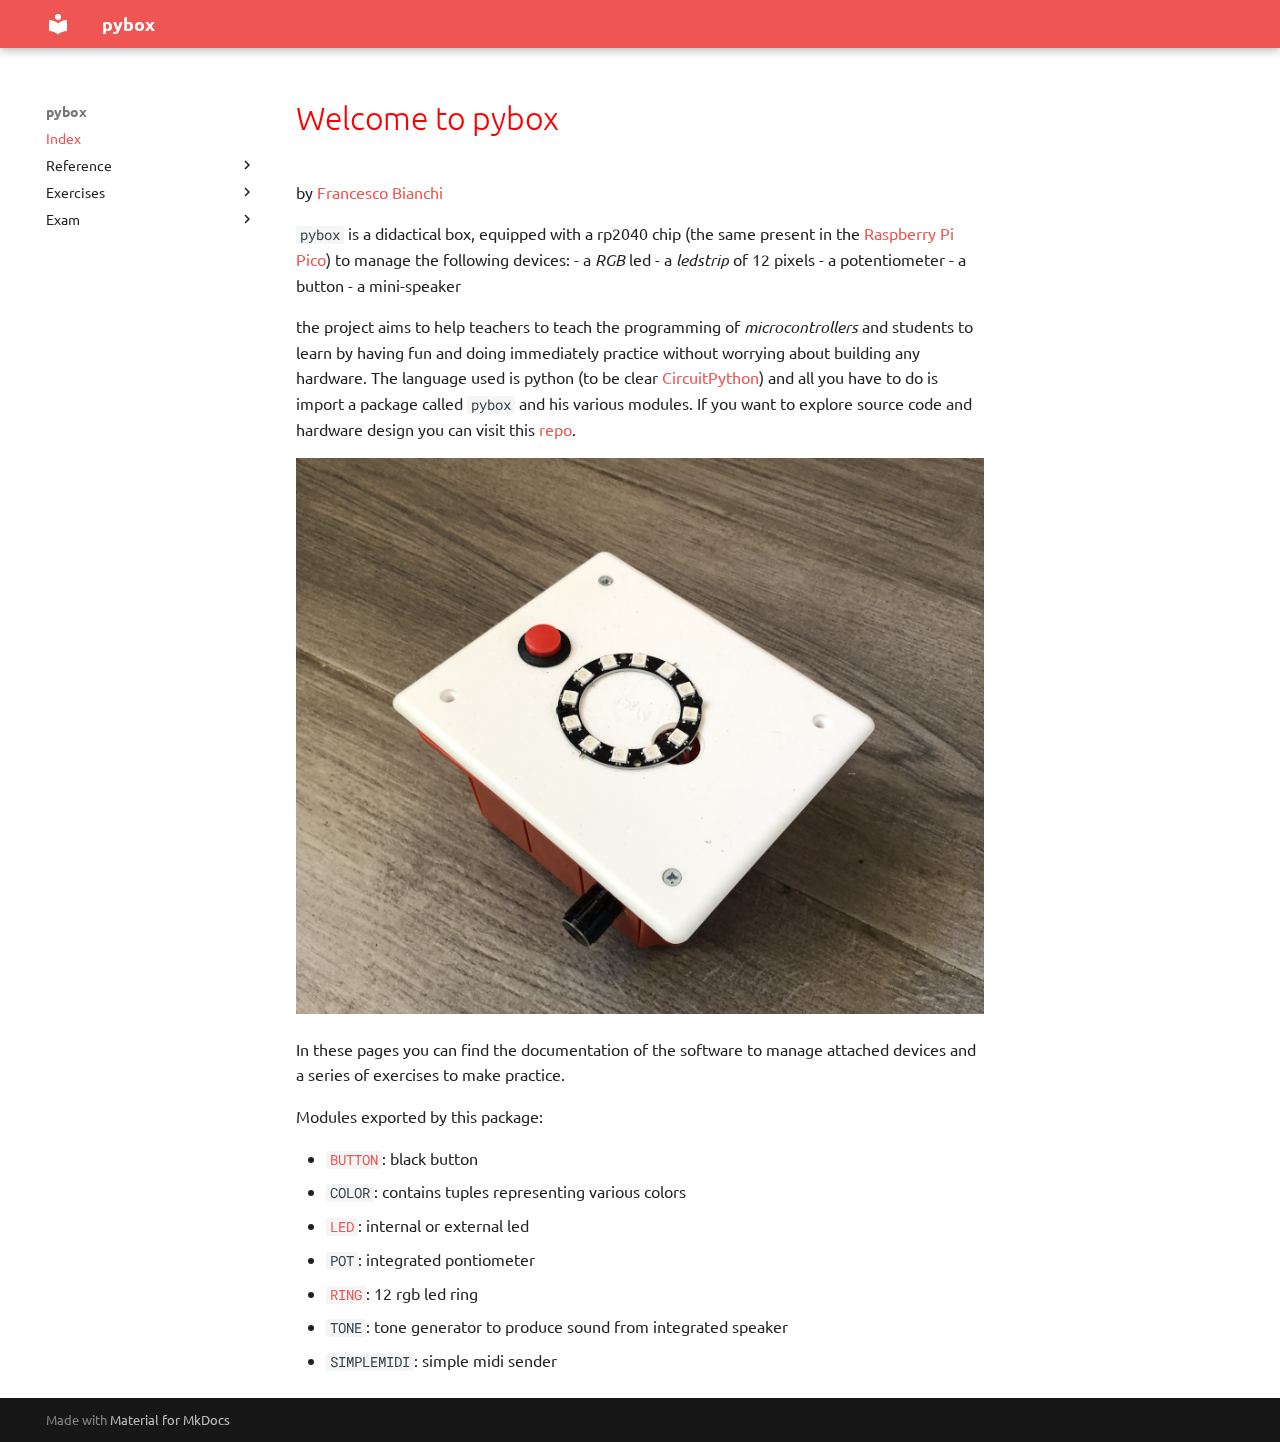
<file: index.html>
<!doctype html>
<html lang="en" class="no-js">
  <head>
    
      <meta charset="utf-8">
      <meta name="viewport" content="width=device-width,initial-scale=1">
      
      
      
      
      
        <link rel="next" href="button/">
      
      
      <link rel="icon" href="assets/images/favicon.png">
      <meta name="generator" content="mkdocs-1.5.3, mkdocs-material-9.4.11">
    
    
      
        <title>pybox</title>
      
    
    
      <link rel="stylesheet" href="assets/stylesheets/main.fad675c6.min.css">
      
        
        <link rel="stylesheet" href="assets/stylesheets/palette.356b1318.min.css">
      
      


    
    
      
    
    
      
        
        
        <link rel="preconnect" href="https://fonts.gstatic.com" crossorigin>
        <link rel="stylesheet" href="https://fonts.googleapis.com/css?family=Ubuntu:300,300i,400,400i,700,700i%7CRoboto+Mono:400,400i,700,700i&display=fallback">
        <style>:root{--md-text-font:"Ubuntu";--md-code-font:"Roboto Mono"}</style>
      
    
    
      <link rel="stylesheet" href="assets/_mkdocstrings.css">
    
      <link rel="stylesheet" href="stylesheets/extra.css">
    
    <script>__md_scope=new URL(".",location),__md_hash=e=>[...e].reduce((e,_)=>(e<<5)-e+_.charCodeAt(0),0),__md_get=(e,_=localStorage,t=__md_scope)=>JSON.parse(_.getItem(t.pathname+"."+e)),__md_set=(e,_,t=localStorage,a=__md_scope)=>{try{t.setItem(a.pathname+"."+e,JSON.stringify(_))}catch(e){}}</script>
    
      

    
    
    
  </head>
  
  
    
    
    
    
    
    <body dir="ltr" data-md-color-scheme="default" data-md-color-primary="red" data-md-color-accent="indigo">
  
    
    
    <input class="md-toggle" data-md-toggle="drawer" type="checkbox" id="__drawer" autocomplete="off">
    <input class="md-toggle" data-md-toggle="search" type="checkbox" id="__search" autocomplete="off">
    <label class="md-overlay" for="__drawer"></label>
    <div data-md-component="skip">
      
        
        <a href="#welcome-to-pybox" class="md-skip">
          Skip to content
        </a>
      
    </div>
    <div data-md-component="announce">
      
    </div>
    
    
      

  

<header class="md-header md-header--shadow" data-md-component="header">
  <nav class="md-header__inner md-grid" aria-label="Header">
    <a href="." title="pybox" class="md-header__button md-logo" aria-label="pybox" data-md-component="logo">
      
  
  <svg xmlns="http://www.w3.org/2000/svg" viewBox="0 0 24 24"><path d="M12 8a3 3 0 0 0 3-3 3 3 0 0 0-3-3 3 3 0 0 0-3 3 3 3 0 0 0 3 3m0 3.54C9.64 9.35 6.5 8 3 8v11c3.5 0 6.64 1.35 9 3.54 2.36-2.19 5.5-3.54 9-3.54V8c-3.5 0-6.64 1.35-9 3.54Z"/></svg>

    </a>
    <label class="md-header__button md-icon" for="__drawer">
      
      <svg xmlns="http://www.w3.org/2000/svg" viewBox="0 0 24 24"><path d="M3 6h18v2H3V6m0 5h18v2H3v-2m0 5h18v2H3v-2Z"/></svg>
    </label>
    <div class="md-header__title" data-md-component="header-title">
      <div class="md-header__ellipsis">
        <div class="md-header__topic">
          <span class="md-ellipsis">
            pybox
          </span>
        </div>
        <div class="md-header__topic" data-md-component="header-topic">
          <span class="md-ellipsis">
            
              Index
            
          </span>
        </div>
      </div>
    </div>
    
      
    
    
    
    
  </nav>
  
</header>
    
    <div class="md-container" data-md-component="container">
      
      
        
          
        
      
      <main class="md-main" data-md-component="main">
        <div class="md-main__inner md-grid">
          
            
              
              <div class="md-sidebar md-sidebar--primary" data-md-component="sidebar" data-md-type="navigation" >
                <div class="md-sidebar__scrollwrap">
                  <div class="md-sidebar__inner">
                    



<nav class="md-nav md-nav--primary" aria-label="Navigation" data-md-level="0">
  <label class="md-nav__title" for="__drawer">
    <a href="." title="pybox" class="md-nav__button md-logo" aria-label="pybox" data-md-component="logo">
      
  
  <svg xmlns="http://www.w3.org/2000/svg" viewBox="0 0 24 24"><path d="M12 8a3 3 0 0 0 3-3 3 3 0 0 0-3-3 3 3 0 0 0-3 3 3 3 0 0 0 3 3m0 3.54C9.64 9.35 6.5 8 3 8v11c3.5 0 6.64 1.35 9 3.54 2.36-2.19 5.5-3.54 9-3.54V8c-3.5 0-6.64 1.35-9 3.54Z"/></svg>

    </a>
    pybox
  </label>
  
  <ul class="md-nav__list" data-md-scrollfix>
    
      
      
  
  
    
  
  
    <li class="md-nav__item md-nav__item--active">
      
      <input class="md-nav__toggle md-toggle" type="checkbox" id="__toc">
      
      
        
      
      
      <a href="." class="md-nav__link md-nav__link--active">
        
  
  <span class="md-ellipsis">
    Index
  </span>
  

      </a>
      
    </li>
  

    
      
      
  
  
  
    
    
    
    
    
    <li class="md-nav__item md-nav__item--nested">
      
        
        
        
        <input class="md-nav__toggle md-toggle " type="checkbox" id="__nav_2" >
        
          
          <label class="md-nav__link" for="__nav_2" id="__nav_2_label" tabindex="0">
            
  
  <span class="md-ellipsis">
    Reference
  </span>
  

            <span class="md-nav__icon md-icon"></span>
          </label>
        
        <nav class="md-nav" data-md-level="1" aria-labelledby="__nav_2_label" aria-expanded="false">
          <label class="md-nav__title" for="__nav_2">
            <span class="md-nav__icon md-icon"></span>
            Reference
          </label>
          <ul class="md-nav__list" data-md-scrollfix>
            
              
                
  
  
  
    <li class="md-nav__item">
      <a href="button/" class="md-nav__link">
        
  
  <span class="md-ellipsis">
    Button Module
  </span>
  

      </a>
    </li>
  

              
            
              
                
  
  
  
    <li class="md-nav__item">
      <a href="led/" class="md-nav__link">
        
  
  <span class="md-ellipsis">
    Led Module
  </span>
  

      </a>
    </li>
  

              
            
              
                
  
  
  
    <li class="md-nav__item">
      <a href="pin/" class="md-nav__link">
        
  
  <span class="md-ellipsis">
    Pin Module
  </span>
  

      </a>
    </li>
  

              
            
              
                
  
  
  
    <li class="md-nav__item">
      <a href="ring/" class="md-nav__link">
        
  
  <span class="md-ellipsis">
    Ring Module
  </span>
  

      </a>
    </li>
  

              
            
          </ul>
        </nav>
      
    </li>
  

    
      
      
  
  
  
    
    
    
    
    
    <li class="md-nav__item md-nav__item--nested">
      
        
        
        
        <input class="md-nav__toggle md-toggle " type="checkbox" id="__nav_3" >
        
          
          <label class="md-nav__link" for="__nav_3" id="__nav_3_label" tabindex="0">
            
  
  <span class="md-ellipsis">
    Exercises
  </span>
  

            <span class="md-nav__icon md-icon"></span>
          </label>
        
        <nav class="md-nav" data-md-level="1" aria-labelledby="__nav_3_label" aria-expanded="false">
          <label class="md-nav__title" for="__nav_3">
            <span class="md-nav__icon md-icon"></span>
            Exercises
          </label>
          <ul class="md-nav__list" data-md-scrollfix>
            
              
                
  
  
  
    <li class="md-nav__item">
      <a href="tut_button/" class="md-nav__link">
        
  
  <span class="md-ellipsis">
    Button
  </span>
  

      </a>
    </li>
  

              
            
              
                
  
  
  
    <li class="md-nav__item">
      <a href="tut_led/" class="md-nav__link">
        
  
  <span class="md-ellipsis">
    Led
  </span>
  

      </a>
    </li>
  

              
            
              
                
  
  
  
    <li class="md-nav__item">
      <a href="tut_ring/" class="md-nav__link">
        
  
  <span class="md-ellipsis">
    Ring
  </span>
  

      </a>
    </li>
  

              
            
          </ul>
        </nav>
      
    </li>
  

    
      
      
  
  
  
    
    
    
    
    
    <li class="md-nav__item md-nav__item--nested">
      
        
        
        
        <input class="md-nav__toggle md-toggle " type="checkbox" id="__nav_4" >
        
          
          <label class="md-nav__link" for="__nav_4" id="__nav_4_label" tabindex="0">
            
  
  <span class="md-ellipsis">
    Exam
  </span>
  

            <span class="md-nav__icon md-icon"></span>
          </label>
        
        <nav class="md-nav" data-md-level="1" aria-labelledby="__nav_4_label" aria-expanded="false">
          <label class="md-nav__title" for="__nav_4">
            <span class="md-nav__icon md-icon"></span>
            Exam
          </label>
          <ul class="md-nav__list" data-md-scrollfix>
            
              
                
  
  
  
    <li class="md-nav__item">
      <a href="esame/" class="md-nav__link">
        
  
  <span class="md-ellipsis">
    Esercitazioni
  </span>
  

      </a>
    </li>
  

              
            
          </ul>
        </nav>
      
    </li>
  

    
  </ul>
</nav>
                  </div>
                </div>
              </div>
            
            
              
              <div class="md-sidebar md-sidebar--secondary" data-md-component="sidebar" data-md-type="toc" >
                <div class="md-sidebar__scrollwrap">
                  <div class="md-sidebar__inner">
                    

<nav class="md-nav md-nav--secondary" aria-label="Table of contents">
  
  
  
    
  
  
</nav>
                  </div>
                </div>
              </div>
            
          
          
            <div class="md-content" data-md-component="content">
              <article class="md-content__inner md-typeset">
                
                  


<h1 id="welcome-to-pybox">Welcome to pybox</h1>
<p>by <a href="https://www.francescobianchi.cloud">Francesco Bianchi</a></p>
<p><code>pybox</code> is a didactical box, equipped with a rp2040 chip (the same present in the <a href="https://www.raspberrypi.com/products/raspberry-pi-pico/">Raspberry Pi Pico</a>) to manage the following devices:
- a <em>RGB</em> led
- a <em>ledstrip</em> of 12 pixels
- a potentiometer
- a button
- a mini-speaker</p>
<p>the project aims to help teachers to teach the programming of <em>microcontrollers</em> and students to learn by having fun and doing immediately practice without worrying about building any hardware. 
The language used is python (to be clear <a href="https://circuitpython.org/">CircuitPython</a>) and all you have to do is import a package called <code>pybox</code> and his various modules. 
If you want to explore source code and hardware design you can visit this <a href="https://github.com/pythoninabox/pybox2">repo</a>.</p>
<p><img alt="" src="pybox.png" /></p>
<p>In these pages you can find the documentation of the software to manage attached devices and a series of exercises to make practice. </p>
<p>Modules exported by this package: </p>
<ul>
<li><a href="button/"><code>BUTTON</code></a>: black button  </li>
<li><code>COLOR</code>: contains tuples representing various colors </li>
<li><a href="led/"><code>LED</code></a>: internal or external led  </li>
<li><code>POT</code>: integrated pontiometer </li>
<li><a href="ring/"><code>RING</code></a>: 12 rgb led ring</li>
<li><code>TONE</code>: tone generator to produce sound from integrated speaker </li>
<li><code>SIMPLEMIDI</code>: simple midi sender </li>
</ul>





                
              </article>
            </div>
          
          
        </div>
        
      </main>
      
        <footer class="md-footer">
  
  <div class="md-footer-meta md-typeset">
    <div class="md-footer-meta__inner md-grid">
      <div class="md-copyright">
  
  
    Made with
    <a href="https://squidfunk.github.io/mkdocs-material/" target="_blank" rel="noopener">
      Material for MkDocs
    </a>
  
</div>
      
    </div>
  </div>
</footer>
      
    </div>
    <div class="md-dialog" data-md-component="dialog">
      <div class="md-dialog__inner md-typeset"></div>
    </div>
    
    
    <script id="__config" type="application/json">{"base": ".", "features": [], "search": "assets/javascripts/workers/search.f886a092.min.js", "translations": {"clipboard.copied": "Copied to clipboard", "clipboard.copy": "Copy to clipboard", "search.result.more.one": "1 more on this page", "search.result.more.other": "# more on this page", "search.result.none": "No matching documents", "search.result.one": "1 matching document", "search.result.other": "# matching documents", "search.result.placeholder": "Type to start searching", "search.result.term.missing": "Missing", "select.version": "Select version"}}</script>
    
    
      <script src="assets/javascripts/bundle.6c14ae12.min.js"></script>
      
    
  </body>
</html>
</file>
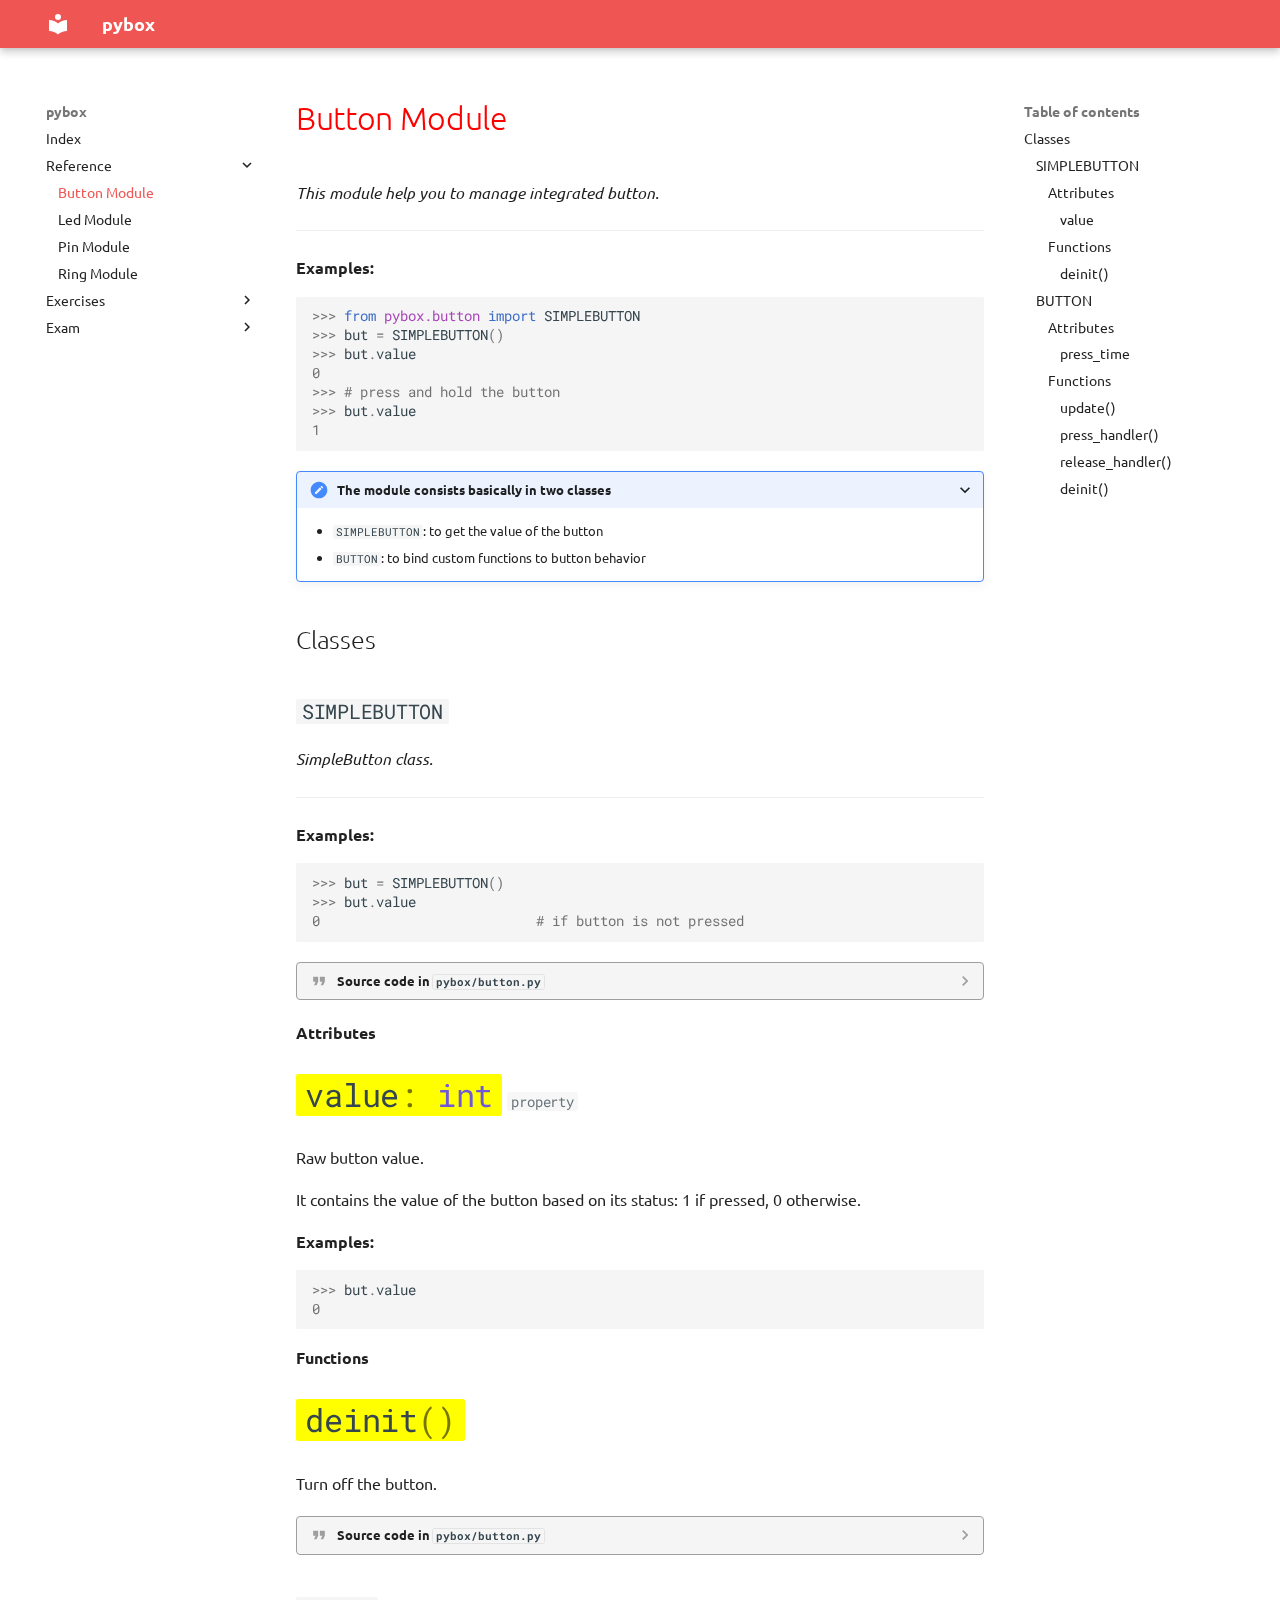
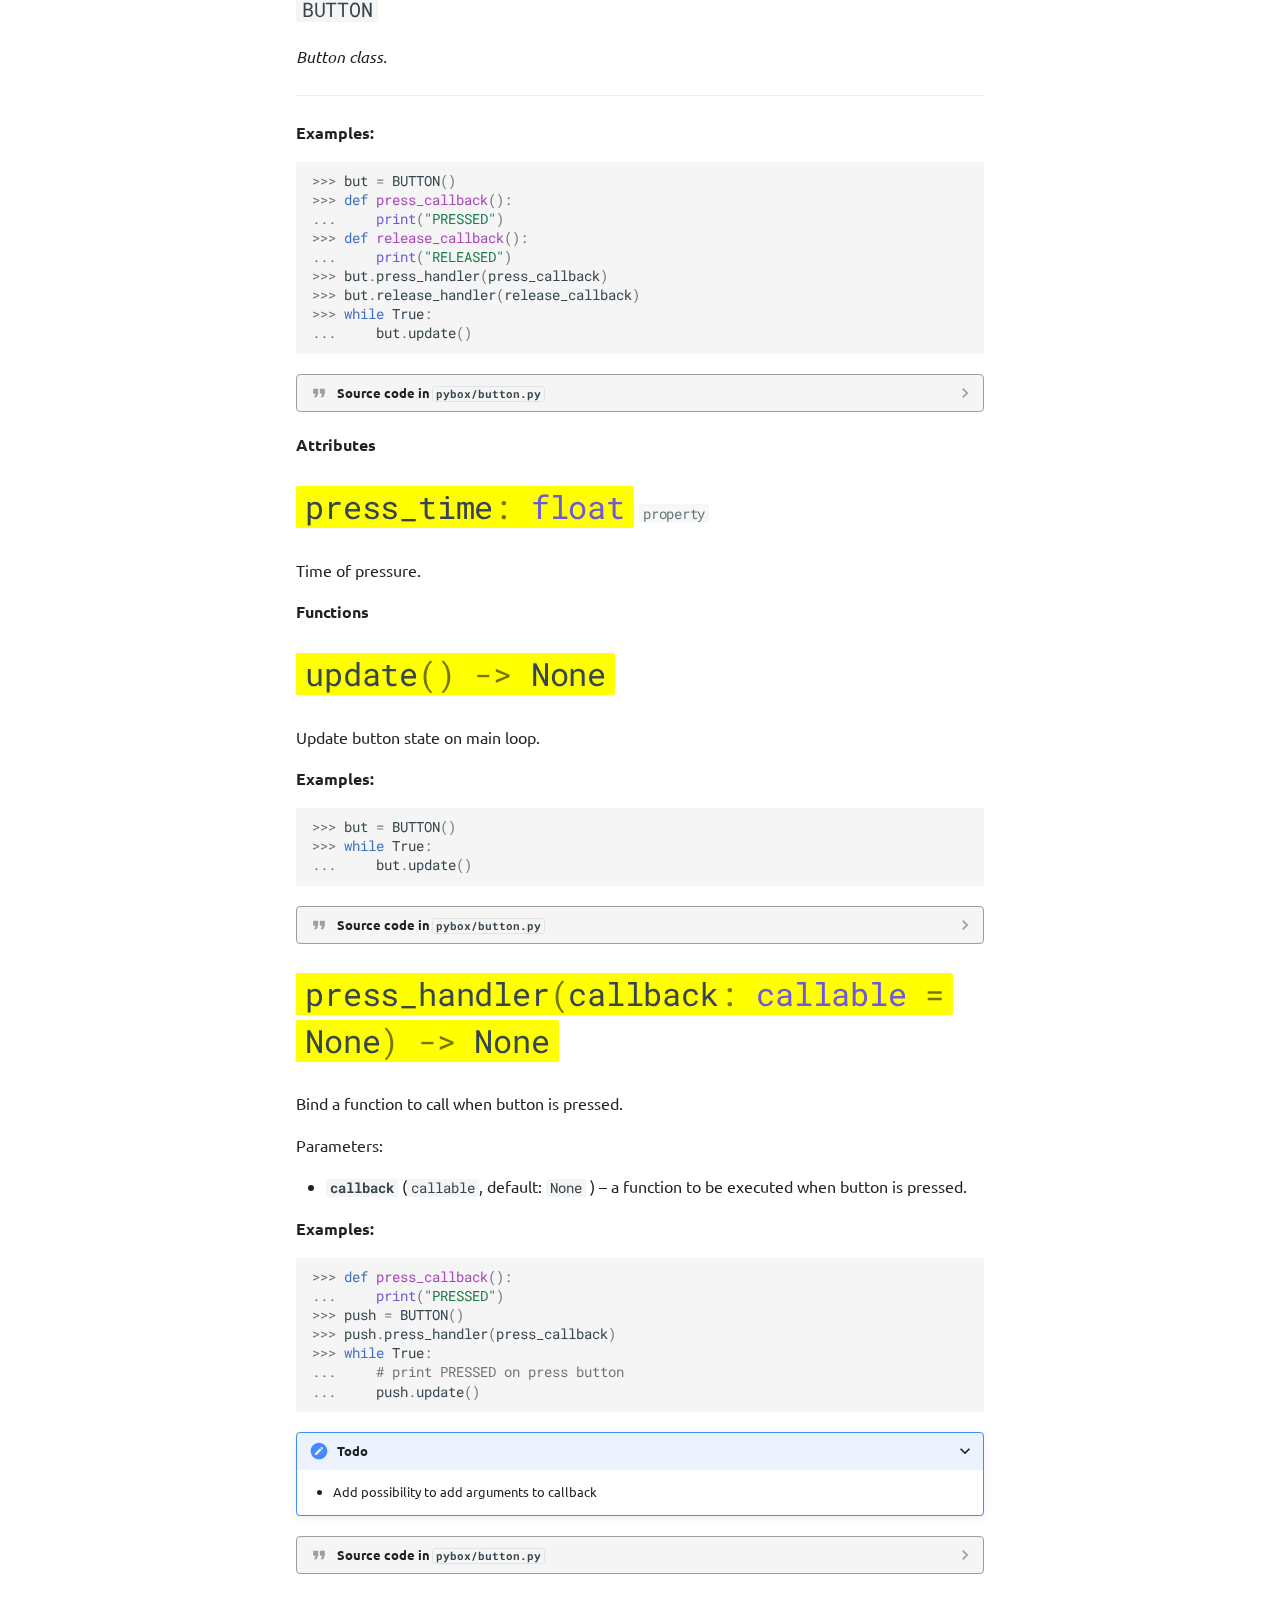
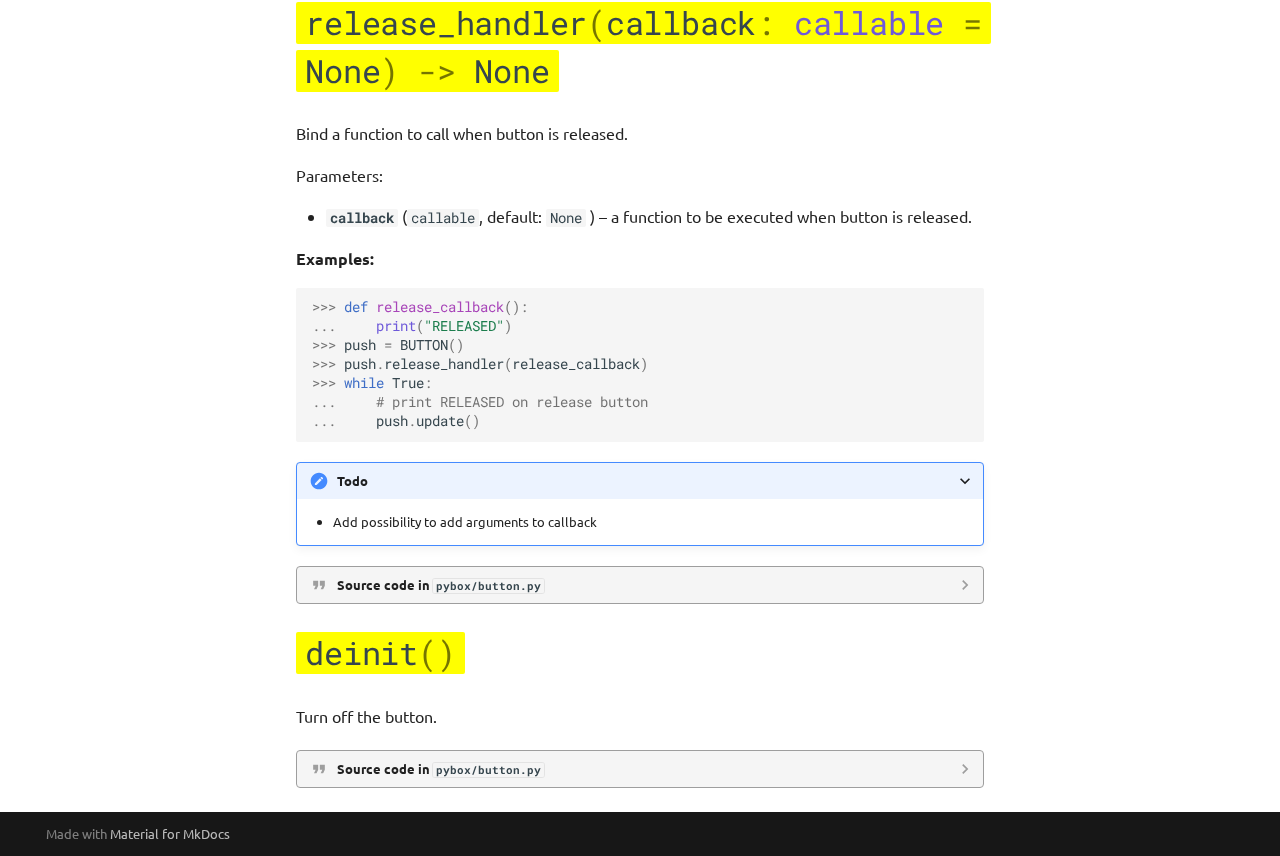
<file: button/index.html>
<!doctype html>
<html lang="en" class="no-js">
  <head>
    
      <meta charset="utf-8">
      <meta name="viewport" content="width=device-width,initial-scale=1">
      
      
      
      
        <link rel="prev" href="..">
      
      
        <link rel="next" href="../led/">
      
      
      <link rel="icon" href="../assets/images/favicon.png">
      <meta name="generator" content="mkdocs-1.5.3, mkdocs-material-9.4.11">
    
    
      
        <title>Button Module - pybox</title>
      
    
    
      <link rel="stylesheet" href="../assets/stylesheets/main.fad675c6.min.css">
      
        
        <link rel="stylesheet" href="../assets/stylesheets/palette.356b1318.min.css">
      
      


    
    
      
    
    
      
        
        
        <link rel="preconnect" href="https://fonts.gstatic.com" crossorigin>
        <link rel="stylesheet" href="https://fonts.googleapis.com/css?family=Ubuntu:300,300i,400,400i,700,700i%7CRoboto+Mono:400,400i,700,700i&display=fallback">
        <style>:root{--md-text-font:"Ubuntu";--md-code-font:"Roboto Mono"}</style>
      
    
    
      <link rel="stylesheet" href="../assets/_mkdocstrings.css">
    
      <link rel="stylesheet" href="../stylesheets/extra.css">
    
    <script>__md_scope=new URL("..",location),__md_hash=e=>[...e].reduce((e,_)=>(e<<5)-e+_.charCodeAt(0),0),__md_get=(e,_=localStorage,t=__md_scope)=>JSON.parse(_.getItem(t.pathname+"."+e)),__md_set=(e,_,t=localStorage,a=__md_scope)=>{try{t.setItem(a.pathname+"."+e,JSON.stringify(_))}catch(e){}}</script>
    
      

    
    
    
  </head>
  
  
    
    
    
    
    
    <body dir="ltr" data-md-color-scheme="default" data-md-color-primary="red" data-md-color-accent="indigo">
  
    
    
    <input class="md-toggle" data-md-toggle="drawer" type="checkbox" id="__drawer" autocomplete="off">
    <input class="md-toggle" data-md-toggle="search" type="checkbox" id="__search" autocomplete="off">
    <label class="md-overlay" for="__drawer"></label>
    <div data-md-component="skip">
      
        
        <a href="#pybox.button-classes" class="md-skip">
          Skip to content
        </a>
      
    </div>
    <div data-md-component="announce">
      
    </div>
    
    
      

  

<header class="md-header md-header--shadow" data-md-component="header">
  <nav class="md-header__inner md-grid" aria-label="Header">
    <a href=".." title="pybox" class="md-header__button md-logo" aria-label="pybox" data-md-component="logo">
      
  
  <svg xmlns="http://www.w3.org/2000/svg" viewBox="0 0 24 24"><path d="M12 8a3 3 0 0 0 3-3 3 3 0 0 0-3-3 3 3 0 0 0-3 3 3 3 0 0 0 3 3m0 3.54C9.64 9.35 6.5 8 3 8v11c3.5 0 6.64 1.35 9 3.54 2.36-2.19 5.5-3.54 9-3.54V8c-3.5 0-6.64 1.35-9 3.54Z"/></svg>

    </a>
    <label class="md-header__button md-icon" for="__drawer">
      
      <svg xmlns="http://www.w3.org/2000/svg" viewBox="0 0 24 24"><path d="M3 6h18v2H3V6m0 5h18v2H3v-2m0 5h18v2H3v-2Z"/></svg>
    </label>
    <div class="md-header__title" data-md-component="header-title">
      <div class="md-header__ellipsis">
        <div class="md-header__topic">
          <span class="md-ellipsis">
            pybox
          </span>
        </div>
        <div class="md-header__topic" data-md-component="header-topic">
          <span class="md-ellipsis">
            
              Button Module
            
          </span>
        </div>
      </div>
    </div>
    
      
    
    
    
    
  </nav>
  
</header>
    
    <div class="md-container" data-md-component="container">
      
      
        
          
        
      
      <main class="md-main" data-md-component="main">
        <div class="md-main__inner md-grid">
          
            
              
              <div class="md-sidebar md-sidebar--primary" data-md-component="sidebar" data-md-type="navigation" >
                <div class="md-sidebar__scrollwrap">
                  <div class="md-sidebar__inner">
                    



<nav class="md-nav md-nav--primary" aria-label="Navigation" data-md-level="0">
  <label class="md-nav__title" for="__drawer">
    <a href=".." title="pybox" class="md-nav__button md-logo" aria-label="pybox" data-md-component="logo">
      
  
  <svg xmlns="http://www.w3.org/2000/svg" viewBox="0 0 24 24"><path d="M12 8a3 3 0 0 0 3-3 3 3 0 0 0-3-3 3 3 0 0 0-3 3 3 3 0 0 0 3 3m0 3.54C9.64 9.35 6.5 8 3 8v11c3.5 0 6.64 1.35 9 3.54 2.36-2.19 5.5-3.54 9-3.54V8c-3.5 0-6.64 1.35-9 3.54Z"/></svg>

    </a>
    pybox
  </label>
  
  <ul class="md-nav__list" data-md-scrollfix>
    
      
      
  
  
  
    <li class="md-nav__item">
      <a href=".." class="md-nav__link">
        
  
  <span class="md-ellipsis">
    Index
  </span>
  

      </a>
    </li>
  

    
      
      
  
  
    
  
  
    
    
    
    
    
    <li class="md-nav__item md-nav__item--active md-nav__item--nested">
      
        
        
        
        <input class="md-nav__toggle md-toggle " type="checkbox" id="__nav_2" checked>
        
          
          <label class="md-nav__link" for="__nav_2" id="__nav_2_label" tabindex="0">
            
  
  <span class="md-ellipsis">
    Reference
  </span>
  

            <span class="md-nav__icon md-icon"></span>
          </label>
        
        <nav class="md-nav" data-md-level="1" aria-labelledby="__nav_2_label" aria-expanded="true">
          <label class="md-nav__title" for="__nav_2">
            <span class="md-nav__icon md-icon"></span>
            Reference
          </label>
          <ul class="md-nav__list" data-md-scrollfix>
            
              
                
  
  
    
  
  
    <li class="md-nav__item md-nav__item--active">
      
      <input class="md-nav__toggle md-toggle" type="checkbox" id="__toc">
      
      
      
        <label class="md-nav__link md-nav__link--active" for="__toc">
          
  
  <span class="md-ellipsis">
    Button Module
  </span>
  

          <span class="md-nav__icon md-icon"></span>
        </label>
      
      <a href="./" class="md-nav__link md-nav__link--active">
        
  
  <span class="md-ellipsis">
    Button Module
  </span>
  

      </a>
      
        

<nav class="md-nav md-nav--secondary" aria-label="Table of contents">
  
  
  
  
    <label class="md-nav__title" for="__toc">
      <span class="md-nav__icon md-icon"></span>
      Table of contents
    </label>
    <ul class="md-nav__list" data-md-component="toc" data-md-scrollfix>
      
        <li class="md-nav__item">
  <a href="#pybox.button-classes" class="md-nav__link">
    <span class="md-ellipsis">
      Classes
    </span>
  </a>
  
    <nav class="md-nav" aria-label="Classes">
      <ul class="md-nav__list">
        
          <li class="md-nav__item">
  <a href="#pybox.button.SIMPLEBUTTON" class="md-nav__link">
    <span class="md-ellipsis">
      SIMPLEBUTTON
    </span>
  </a>
  
    <nav class="md-nav" aria-label="SIMPLEBUTTON">
      <ul class="md-nav__list">
        
          <li class="md-nav__item">
  <a href="#pybox.button.SIMPLEBUTTON-attributes" class="md-nav__link">
    <span class="md-ellipsis">
      Attributes
    </span>
  </a>
  
    <nav class="md-nav" aria-label="Attributes">
      <ul class="md-nav__list">
        
          <li class="md-nav__item">
  <a href="#pybox.button.SIMPLEBUTTON.value" class="md-nav__link">
    <span class="md-ellipsis">
      value
    </span>
  </a>
  
</li>
        
      </ul>
    </nav>
  
</li>
        
          <li class="md-nav__item">
  <a href="#pybox.button.SIMPLEBUTTON-functions" class="md-nav__link">
    <span class="md-ellipsis">
      Functions
    </span>
  </a>
  
    <nav class="md-nav" aria-label="Functions">
      <ul class="md-nav__list">
        
          <li class="md-nav__item">
  <a href="#pybox.button.SIMPLEBUTTON.deinit" class="md-nav__link">
    <span class="md-ellipsis">
      deinit()
    </span>
  </a>
  
</li>
        
      </ul>
    </nav>
  
</li>
        
      </ul>
    </nav>
  
</li>
        
          <li class="md-nav__item">
  <a href="#pybox.button.BUTTON" class="md-nav__link">
    <span class="md-ellipsis">
      BUTTON
    </span>
  </a>
  
    <nav class="md-nav" aria-label="BUTTON">
      <ul class="md-nav__list">
        
          <li class="md-nav__item">
  <a href="#pybox.button.BUTTON-attributes" class="md-nav__link">
    <span class="md-ellipsis">
      Attributes
    </span>
  </a>
  
    <nav class="md-nav" aria-label="Attributes">
      <ul class="md-nav__list">
        
          <li class="md-nav__item">
  <a href="#pybox.button.BUTTON.press_time" class="md-nav__link">
    <span class="md-ellipsis">
      press_time
    </span>
  </a>
  
</li>
        
      </ul>
    </nav>
  
</li>
        
          <li class="md-nav__item">
  <a href="#pybox.button.BUTTON-functions" class="md-nav__link">
    <span class="md-ellipsis">
      Functions
    </span>
  </a>
  
    <nav class="md-nav" aria-label="Functions">
      <ul class="md-nav__list">
        
          <li class="md-nav__item">
  <a href="#pybox.button.BUTTON.update" class="md-nav__link">
    <span class="md-ellipsis">
      update()
    </span>
  </a>
  
</li>
        
          <li class="md-nav__item">
  <a href="#pybox.button.BUTTON.press_handler" class="md-nav__link">
    <span class="md-ellipsis">
      press_handler()
    </span>
  </a>
  
</li>
        
          <li class="md-nav__item">
  <a href="#pybox.button.BUTTON.release_handler" class="md-nav__link">
    <span class="md-ellipsis">
      release_handler()
    </span>
  </a>
  
</li>
        
          <li class="md-nav__item">
  <a href="#pybox.button.BUTTON.deinit" class="md-nav__link">
    <span class="md-ellipsis">
      deinit()
    </span>
  </a>
  
</li>
        
      </ul>
    </nav>
  
</li>
        
      </ul>
    </nav>
  
</li>
        
      </ul>
    </nav>
  
</li>
      
    </ul>
  
</nav>
      
    </li>
  

              
            
              
                
  
  
  
    <li class="md-nav__item">
      <a href="../led/" class="md-nav__link">
        
  
  <span class="md-ellipsis">
    Led Module
  </span>
  

      </a>
    </li>
  

              
            
              
                
  
  
  
    <li class="md-nav__item">
      <a href="../pin/" class="md-nav__link">
        
  
  <span class="md-ellipsis">
    Pin Module
  </span>
  

      </a>
    </li>
  

              
            
              
                
  
  
  
    <li class="md-nav__item">
      <a href="../ring/" class="md-nav__link">
        
  
  <span class="md-ellipsis">
    Ring Module
  </span>
  

      </a>
    </li>
  

              
            
          </ul>
        </nav>
      
    </li>
  

    
      
      
  
  
  
    
    
    
    
    
    <li class="md-nav__item md-nav__item--nested">
      
        
        
        
        <input class="md-nav__toggle md-toggle " type="checkbox" id="__nav_3" >
        
          
          <label class="md-nav__link" for="__nav_3" id="__nav_3_label" tabindex="0">
            
  
  <span class="md-ellipsis">
    Exercises
  </span>
  

            <span class="md-nav__icon md-icon"></span>
          </label>
        
        <nav class="md-nav" data-md-level="1" aria-labelledby="__nav_3_label" aria-expanded="false">
          <label class="md-nav__title" for="__nav_3">
            <span class="md-nav__icon md-icon"></span>
            Exercises
          </label>
          <ul class="md-nav__list" data-md-scrollfix>
            
              
                
  
  
  
    <li class="md-nav__item">
      <a href="../tut_button/" class="md-nav__link">
        
  
  <span class="md-ellipsis">
    Button
  </span>
  

      </a>
    </li>
  

              
            
              
                
  
  
  
    <li class="md-nav__item">
      <a href="../tut_led/" class="md-nav__link">
        
  
  <span class="md-ellipsis">
    Led
  </span>
  

      </a>
    </li>
  

              
            
              
                
  
  
  
    <li class="md-nav__item">
      <a href="../tut_ring/" class="md-nav__link">
        
  
  <span class="md-ellipsis">
    Ring
  </span>
  

      </a>
    </li>
  

              
            
          </ul>
        </nav>
      
    </li>
  

    
      
      
  
  
  
    
    
    
    
    
    <li class="md-nav__item md-nav__item--nested">
      
        
        
        
        <input class="md-nav__toggle md-toggle " type="checkbox" id="__nav_4" >
        
          
          <label class="md-nav__link" for="__nav_4" id="__nav_4_label" tabindex="0">
            
  
  <span class="md-ellipsis">
    Exam
  </span>
  

            <span class="md-nav__icon md-icon"></span>
          </label>
        
        <nav class="md-nav" data-md-level="1" aria-labelledby="__nav_4_label" aria-expanded="false">
          <label class="md-nav__title" for="__nav_4">
            <span class="md-nav__icon md-icon"></span>
            Exam
          </label>
          <ul class="md-nav__list" data-md-scrollfix>
            
              
                
  
  
  
    <li class="md-nav__item">
      <a href="../esame/" class="md-nav__link">
        
  
  <span class="md-ellipsis">
    Esercitazioni
  </span>
  

      </a>
    </li>
  

              
            
          </ul>
        </nav>
      
    </li>
  

    
  </ul>
</nav>
                  </div>
                </div>
              </div>
            
            
              
              <div class="md-sidebar md-sidebar--secondary" data-md-component="sidebar" data-md-type="toc" >
                <div class="md-sidebar__scrollwrap">
                  <div class="md-sidebar__inner">
                    

<nav class="md-nav md-nav--secondary" aria-label="Table of contents">
  
  
  
  
    <label class="md-nav__title" for="__toc">
      <span class="md-nav__icon md-icon"></span>
      Table of contents
    </label>
    <ul class="md-nav__list" data-md-component="toc" data-md-scrollfix>
      
        <li class="md-nav__item">
  <a href="#pybox.button-classes" class="md-nav__link">
    <span class="md-ellipsis">
      Classes
    </span>
  </a>
  
    <nav class="md-nav" aria-label="Classes">
      <ul class="md-nav__list">
        
          <li class="md-nav__item">
  <a href="#pybox.button.SIMPLEBUTTON" class="md-nav__link">
    <span class="md-ellipsis">
      SIMPLEBUTTON
    </span>
  </a>
  
    <nav class="md-nav" aria-label="SIMPLEBUTTON">
      <ul class="md-nav__list">
        
          <li class="md-nav__item">
  <a href="#pybox.button.SIMPLEBUTTON-attributes" class="md-nav__link">
    <span class="md-ellipsis">
      Attributes
    </span>
  </a>
  
    <nav class="md-nav" aria-label="Attributes">
      <ul class="md-nav__list">
        
          <li class="md-nav__item">
  <a href="#pybox.button.SIMPLEBUTTON.value" class="md-nav__link">
    <span class="md-ellipsis">
      value
    </span>
  </a>
  
</li>
        
      </ul>
    </nav>
  
</li>
        
          <li class="md-nav__item">
  <a href="#pybox.button.SIMPLEBUTTON-functions" class="md-nav__link">
    <span class="md-ellipsis">
      Functions
    </span>
  </a>
  
    <nav class="md-nav" aria-label="Functions">
      <ul class="md-nav__list">
        
          <li class="md-nav__item">
  <a href="#pybox.button.SIMPLEBUTTON.deinit" class="md-nav__link">
    <span class="md-ellipsis">
      deinit()
    </span>
  </a>
  
</li>
        
      </ul>
    </nav>
  
</li>
        
      </ul>
    </nav>
  
</li>
        
          <li class="md-nav__item">
  <a href="#pybox.button.BUTTON" class="md-nav__link">
    <span class="md-ellipsis">
      BUTTON
    </span>
  </a>
  
    <nav class="md-nav" aria-label="BUTTON">
      <ul class="md-nav__list">
        
          <li class="md-nav__item">
  <a href="#pybox.button.BUTTON-attributes" class="md-nav__link">
    <span class="md-ellipsis">
      Attributes
    </span>
  </a>
  
    <nav class="md-nav" aria-label="Attributes">
      <ul class="md-nav__list">
        
          <li class="md-nav__item">
  <a href="#pybox.button.BUTTON.press_time" class="md-nav__link">
    <span class="md-ellipsis">
      press_time
    </span>
  </a>
  
</li>
        
      </ul>
    </nav>
  
</li>
        
          <li class="md-nav__item">
  <a href="#pybox.button.BUTTON-functions" class="md-nav__link">
    <span class="md-ellipsis">
      Functions
    </span>
  </a>
  
    <nav class="md-nav" aria-label="Functions">
      <ul class="md-nav__list">
        
          <li class="md-nav__item">
  <a href="#pybox.button.BUTTON.update" class="md-nav__link">
    <span class="md-ellipsis">
      update()
    </span>
  </a>
  
</li>
        
          <li class="md-nav__item">
  <a href="#pybox.button.BUTTON.press_handler" class="md-nav__link">
    <span class="md-ellipsis">
      press_handler()
    </span>
  </a>
  
</li>
        
          <li class="md-nav__item">
  <a href="#pybox.button.BUTTON.release_handler" class="md-nav__link">
    <span class="md-ellipsis">
      release_handler()
    </span>
  </a>
  
</li>
        
          <li class="md-nav__item">
  <a href="#pybox.button.BUTTON.deinit" class="md-nav__link">
    <span class="md-ellipsis">
      deinit()
    </span>
  </a>
  
</li>
        
      </ul>
    </nav>
  
</li>
        
      </ul>
    </nav>
  
</li>
        
      </ul>
    </nav>
  
</li>
      
    </ul>
  
</nav>
                  </div>
                </div>
              </div>
            
          
          
            <div class="md-content" data-md-component="content">
              <article class="md-content__inner md-typeset">
                
                  


  <h1>Button Module</h1>

<div class="doc doc-object doc-module">




  <div class="doc doc-contents first">
  
      <p><em>This module help you to manage integrated button.</em></p>
<hr />



<p><strong>Examples:</strong></p>
    <div class="highlight"><pre><span></span><code><span class="gp">&gt;&gt;&gt; </span><span class="kn">from</span> <span class="nn">pybox.button</span> <span class="kn">import</span> <span class="n">SIMPLEBUTTON</span>
<span class="gp">&gt;&gt;&gt; </span><span class="n">but</span> <span class="o">=</span> <span class="n">SIMPLEBUTTON</span><span class="p">()</span>
<span class="gp">&gt;&gt;&gt; </span><span class="n">but</span><span class="o">.</span><span class="n">value</span>
<span class="go">0</span>
<span class="gp">&gt;&gt;&gt; </span><span class="c1"># press and hold the button</span>
<span class="gp">&gt;&gt;&gt; </span><span class="n">but</span><span class="o">.</span><span class="n">value</span>
<span class="go">1</span>
</code></pre></div>

<details class="the-module-consists-basically-in-two-classes" open>
  <summary>The module consists basically in two classes</summary>
  <ul>
<li><code>SIMPLEBUTTON</code>: to get the value of the button  </li>
<li><code>BUTTON</code>: to bind custom functions to button behavior</li>
</ul>
</details>
  

  <div class="doc doc-children">






<h2 id="pybox.button-classes">Classes</h2>

<div class="doc doc-object doc-class">




<h3 id="pybox.button.SIMPLEBUTTON" class="doc doc-heading">
          <code>SIMPLEBUTTON</code>


</h3>


  <div class="doc doc-contents ">

  
      <p><em>SimpleButton class.</em></p>
<hr />



<p><strong>Examples:</strong></p>
    <div class="highlight"><pre><span></span><code><span class="gp">&gt;&gt;&gt; </span><span class="n">but</span> <span class="o">=</span> <span class="n">SIMPLEBUTTON</span><span class="p">()</span>
<span class="gp">&gt;&gt;&gt; </span><span class="n">but</span><span class="o">.</span><span class="n">value</span>
<span class="go">0                           # if button is not pressed</span>
</code></pre></div>

            <details class="quote">
              <summary>Source code in <code>pybox/button.py</code></summary>
              <div class="highlight"><table class="highlighttable"><tr><td class="linenos"><div class="linenodiv"><pre><span></span><span class="normal">26</span>
<span class="normal">27</span>
<span class="normal">28</span>
<span class="normal">29</span>
<span class="normal">30</span>
<span class="normal">31</span>
<span class="normal">32</span>
<span class="normal">33</span>
<span class="normal">34</span>
<span class="normal">35</span>
<span class="normal">36</span>
<span class="normal">37</span>
<span class="normal">38</span>
<span class="normal">39</span>
<span class="normal">40</span>
<span class="normal">41</span>
<span class="normal">42</span>
<span class="normal">43</span>
<span class="normal">44</span>
<span class="normal">45</span>
<span class="normal">46</span>
<span class="normal">47</span>
<span class="normal">48</span>
<span class="normal">49</span>
<span class="normal">50</span>
<span class="normal">51</span>
<span class="normal">52</span>
<span class="normal">53</span>
<span class="normal">54</span>
<span class="normal">55</span>
<span class="normal">56</span>
<span class="normal">57</span></pre></div></td><td class="code"><div><pre><span></span><code><span class="k">class</span> <span class="nc">SIMPLEBUTTON</span><span class="p">:</span>
<span class="w">    </span><span class="sd">&quot;&quot;&quot;*SimpleButton class.*</span>

<span class="sd">    ---</span>

<span class="sd">    Examples:</span>
<span class="sd">        &gt;&gt;&gt; but = SIMPLEBUTTON()</span>
<span class="sd">        &gt;&gt;&gt; but.value</span>
<span class="sd">        0                           # if button is not pressed</span>
<span class="sd">    &quot;&quot;&quot;</span>

    <span class="k">def</span> <span class="fm">__init__</span><span class="p">(</span><span class="bp">self</span><span class="p">):</span>
        <span class="bp">self</span><span class="o">.</span><span class="n">__btn</span> <span class="o">=</span> <span class="n">DigitalInOut</span><span class="p">(</span><span class="n">board</span><span class="o">.</span><span class="n">GP6</span><span class="p">)</span>
        <span class="bp">self</span><span class="o">.</span><span class="n">__btn</span><span class="o">.</span><span class="n">direction</span> <span class="o">=</span> <span class="n">Direction</span><span class="o">.</span><span class="n">INPUT</span>
        <span class="bp">self</span><span class="o">.</span><span class="n">__btn</span><span class="o">.</span><span class="n">pull</span> <span class="o">=</span> <span class="n">Pull</span><span class="o">.</span><span class="n">UP</span>

    <span class="k">def</span> <span class="nf">deinit</span><span class="p">(</span><span class="bp">self</span><span class="p">):</span>
<span class="w">        </span><span class="sd">&quot;&quot;&quot;Turn off the button.</span>
<span class="sd">        &quot;&quot;&quot;</span>
        <span class="bp">self</span><span class="o">.</span><span class="n">__btn</span><span class="o">.</span><span class="n">deinit</span><span class="p">()</span>

    <span class="nd">@property</span>
    <span class="k">def</span> <span class="nf">value</span><span class="p">(</span><span class="bp">self</span><span class="p">)</span> <span class="o">-&gt;</span> <span class="nb">int</span><span class="p">:</span>
<span class="w">        </span><span class="sd">&quot;&quot;&quot;Raw button value.</span>

<span class="sd">        It contains the value of the button based on its status: 1 if pressed, 0 otherwise.</span>

<span class="sd">        Examples:</span>
<span class="sd">            &gt;&gt;&gt; but.value</span>
<span class="sd">            0</span>
<span class="sd">        &quot;&quot;&quot;</span>
        <span class="k">return</span> <span class="nb">int</span><span class="p">(</span><span class="ow">not</span> <span class="bp">self</span><span class="o">.</span><span class="n">__btn</span><span class="o">.</span><span class="n">value</span><span class="p">)</span>
</code></pre></div></td></tr></table></div>
            </details>

  

  <div class="doc doc-children">





<h4 id="pybox.button.SIMPLEBUTTON-attributes">Attributes</h4>

<div class="doc doc-object doc-attribute">




<h5 id="pybox.button.SIMPLEBUTTON.value" class="doc doc-heading">
          <code class="highlight language-python"><span class="n">value</span><span class="p">:</span> <span class="nb">int</span></code>
  
  <span class="doc doc-labels">
      <small class="doc doc-label doc-label-property"><code>property</code></small>
  </span>

</h5>


  <div class="doc doc-contents ">
  
      <p>Raw button value.</p>
<p>It contains the value of the button based on its status: 1 if pressed, 0 otherwise.</p>



<p><strong>Examples:</strong></p>
    <div class="highlight"><pre><span></span><code><span class="gp">&gt;&gt;&gt; </span><span class="n">but</span><span class="o">.</span><span class="n">value</span>
<span class="go">0</span>
</code></pre></div>
  </div>

</div>

<h4 id="pybox.button.SIMPLEBUTTON-functions">Functions</h4>


<div class="doc doc-object doc-function">




<h5 id="pybox.button.SIMPLEBUTTON.deinit" class="doc doc-heading">
          <code class="highlight language-python"><span class="n">deinit</span><span class="p">()</span></code>

</h5>


  <div class="doc doc-contents ">
  
      <p>Turn off the button.</p>

          <details class="quote">
            <summary>Source code in <code>pybox/button.py</code></summary>
            <div class="highlight"><table class="highlighttable"><tr><td class="linenos"><div class="linenodiv"><pre><span></span><span class="normal">42</span>
<span class="normal">43</span>
<span class="normal">44</span>
<span class="normal">45</span></pre></div></td><td class="code"><div><pre><span></span><code><span class="k">def</span> <span class="nf">deinit</span><span class="p">(</span><span class="bp">self</span><span class="p">):</span>
<span class="w">    </span><span class="sd">&quot;&quot;&quot;Turn off the button.</span>
<span class="sd">    &quot;&quot;&quot;</span>
    <span class="bp">self</span><span class="o">.</span><span class="n">__btn</span><span class="o">.</span><span class="n">deinit</span><span class="p">()</span>
</code></pre></div></td></tr></table></div>
          </details>
  </div>

</div>



  </div>

  </div>

</div>

<div class="doc doc-object doc-class">




<h3 id="pybox.button.BUTTON" class="doc doc-heading">
          <code>BUTTON</code>


</h3>


  <div class="doc doc-contents ">

  
      <p><em>Button class.</em></p>
<hr />



<p><strong>Examples:</strong></p>
    <div class="highlight"><pre><span></span><code><span class="gp">&gt;&gt;&gt; </span><span class="n">but</span> <span class="o">=</span> <span class="n">BUTTON</span><span class="p">()</span>
<span class="gp">&gt;&gt;&gt; </span><span class="k">def</span> <span class="nf">press_callback</span><span class="p">():</span>
<span class="gp">... </span>    <span class="nb">print</span><span class="p">(</span><span class="s2">&quot;PRESSED&quot;</span><span class="p">)</span>
<span class="gp">&gt;&gt;&gt; </span><span class="k">def</span> <span class="nf">release_callback</span><span class="p">():</span>
<span class="gp">... </span>    <span class="nb">print</span><span class="p">(</span><span class="s2">&quot;RELEASED&quot;</span><span class="p">)</span>
<span class="gp">&gt;&gt;&gt; </span><span class="n">but</span><span class="o">.</span><span class="n">press_handler</span><span class="p">(</span><span class="n">press_callback</span><span class="p">)</span>
<span class="gp">&gt;&gt;&gt; </span><span class="n">but</span><span class="o">.</span><span class="n">release_handler</span><span class="p">(</span><span class="n">release_callback</span><span class="p">)</span>
<span class="gp">&gt;&gt;&gt; </span><span class="k">while</span> <span class="kc">True</span><span class="p">:</span>
<span class="gp">... </span>    <span class="n">but</span><span class="o">.</span><span class="n">update</span><span class="p">()</span>
</code></pre></div>

            <details class="quote">
              <summary>Source code in <code>pybox/button.py</code></summary>
              <div class="highlight"><table class="highlighttable"><tr><td class="linenos"><div class="linenodiv"><pre><span></span><span class="normal"> 60</span>
<span class="normal"> 61</span>
<span class="normal"> 62</span>
<span class="normal"> 63</span>
<span class="normal"> 64</span>
<span class="normal"> 65</span>
<span class="normal"> 66</span>
<span class="normal"> 67</span>
<span class="normal"> 68</span>
<span class="normal"> 69</span>
<span class="normal"> 70</span>
<span class="normal"> 71</span>
<span class="normal"> 72</span>
<span class="normal"> 73</span>
<span class="normal"> 74</span>
<span class="normal"> 75</span>
<span class="normal"> 76</span>
<span class="normal"> 77</span>
<span class="normal"> 78</span>
<span class="normal"> 79</span>
<span class="normal"> 80</span>
<span class="normal"> 81</span>
<span class="normal"> 82</span>
<span class="normal"> 83</span>
<span class="normal"> 84</span>
<span class="normal"> 85</span>
<span class="normal"> 86</span>
<span class="normal"> 87</span>
<span class="normal"> 88</span>
<span class="normal"> 89</span>
<span class="normal"> 90</span>
<span class="normal"> 91</span>
<span class="normal"> 92</span>
<span class="normal"> 93</span>
<span class="normal"> 94</span>
<span class="normal"> 95</span>
<span class="normal"> 96</span>
<span class="normal"> 97</span>
<span class="normal"> 98</span>
<span class="normal"> 99</span>
<span class="normal">100</span>
<span class="normal">101</span>
<span class="normal">102</span>
<span class="normal">103</span>
<span class="normal">104</span>
<span class="normal">105</span>
<span class="normal">106</span>
<span class="normal">107</span>
<span class="normal">108</span>
<span class="normal">109</span>
<span class="normal">110</span>
<span class="normal">111</span>
<span class="normal">112</span>
<span class="normal">113</span>
<span class="normal">114</span>
<span class="normal">115</span>
<span class="normal">116</span>
<span class="normal">117</span>
<span class="normal">118</span>
<span class="normal">119</span>
<span class="normal">120</span>
<span class="normal">121</span>
<span class="normal">122</span>
<span class="normal">123</span>
<span class="normal">124</span>
<span class="normal">125</span>
<span class="normal">126</span>
<span class="normal">127</span>
<span class="normal">128</span>
<span class="normal">129</span>
<span class="normal">130</span>
<span class="normal">131</span>
<span class="normal">132</span>
<span class="normal">133</span>
<span class="normal">134</span>
<span class="normal">135</span>
<span class="normal">136</span>
<span class="normal">137</span>
<span class="normal">138</span>
<span class="normal">139</span>
<span class="normal">140</span>
<span class="normal">141</span>
<span class="normal">142</span>
<span class="normal">143</span>
<span class="normal">144</span>
<span class="normal">145</span>
<span class="normal">146</span>
<span class="normal">147</span>
<span class="normal">148</span>
<span class="normal">149</span>
<span class="normal">150</span>
<span class="normal">151</span>
<span class="normal">152</span>
<span class="normal">153</span>
<span class="normal">154</span>
<span class="normal">155</span>
<span class="normal">156</span>
<span class="normal">157</span>
<span class="normal">158</span></pre></div></td><td class="code"><div><pre><span></span><code><span class="k">class</span> <span class="nc">BUTTON</span><span class="p">:</span>
<span class="w">    </span><span class="sd">&quot;&quot;&quot;*Button class.*</span>

<span class="sd">    ---</span>

<span class="sd">    Examples:</span>
<span class="sd">        &gt;&gt;&gt; but = BUTTON()</span>
<span class="sd">        &gt;&gt;&gt; def press_callback():</span>
<span class="sd">        ...     print(&quot;PRESSED&quot;)</span>
<span class="sd">        &gt;&gt;&gt; def release_callback():</span>
<span class="sd">        ...     print(&quot;RELEASED&quot;)</span>
<span class="sd">        &gt;&gt;&gt; but.press_handler(press_callback)</span>
<span class="sd">        &gt;&gt;&gt; but.release_handler(release_callback)</span>
<span class="sd">        &gt;&gt;&gt; while True:</span>
<span class="sd">        ...     but.update()</span>

<span class="sd">    &quot;&quot;&quot;</span>

    <span class="k">def</span> <span class="fm">__init__</span><span class="p">(</span><span class="bp">self</span><span class="p">):</span>
        <span class="bp">self</span><span class="o">.</span><span class="n">__keys</span> <span class="o">=</span> <span class="n">keypad</span><span class="o">.</span><span class="n">Keys</span><span class="p">((</span><span class="n">board</span><span class="o">.</span><span class="n">GP6</span><span class="p">,),</span> <span class="n">value_when_pressed</span><span class="o">=</span><span class="kc">False</span><span class="p">)</span>
        <span class="bp">self</span><span class="o">.</span><span class="n">__press_function</span> <span class="o">=</span> <span class="kc">None</span>
        <span class="bp">self</span><span class="o">.</span><span class="n">__release_function</span> <span class="o">=</span> <span class="kc">None</span>
        <span class="bp">self</span><span class="o">.</span><span class="n">__press_time</span> <span class="o">=</span> <span class="kc">None</span>
        <span class="bp">self</span><span class="o">.</span><span class="n">__press_timestamp</span> <span class="o">=</span> <span class="kc">None</span>

    <span class="k">def</span> <span class="nf">update</span><span class="p">(</span><span class="bp">self</span><span class="p">)</span> <span class="o">-&gt;</span> <span class="kc">None</span><span class="p">:</span>
<span class="w">        </span><span class="sd">&quot;&quot;&quot;Update button state on main loop.</span>

<span class="sd">        Examples:</span>
<span class="sd">            &gt;&gt;&gt; but = BUTTON()</span>
<span class="sd">            &gt;&gt;&gt; while True:</span>
<span class="sd">            ...     but.update()</span>
<span class="sd">        &quot;&quot;&quot;</span>

        <span class="n">event</span> <span class="o">=</span> <span class="bp">self</span><span class="o">.</span><span class="n">__keys</span><span class="o">.</span><span class="n">events</span><span class="o">.</span><span class="n">get</span><span class="p">()</span>

        <span class="k">if</span> <span class="n">event</span><span class="p">:</span>
            <span class="k">if</span> <span class="n">event</span><span class="o">.</span><span class="n">pressed</span><span class="p">:</span>
                <span class="bp">self</span><span class="o">.</span><span class="n">__press_timestamp</span> <span class="o">=</span> <span class="n">time</span><span class="o">.</span><span class="n">monotonic</span><span class="p">()</span>
                <span class="k">if</span> <span class="bp">self</span><span class="o">.</span><span class="n">__press_function</span><span class="p">:</span>
                    <span class="bp">self</span><span class="o">.</span><span class="n">__press_function</span><span class="p">()</span>
            <span class="k">elif</span> <span class="n">event</span><span class="o">.</span><span class="n">released</span><span class="p">:</span>
                <span class="bp">self</span><span class="o">.</span><span class="n">__press_time</span> <span class="o">=</span> <span class="n">time</span><span class="o">.</span><span class="n">monotonic</span><span class="p">()</span> <span class="o">-</span> <span class="bp">self</span><span class="o">.</span><span class="n">__press_timestamp</span>
                <span class="k">if</span> <span class="bp">self</span><span class="o">.</span><span class="n">__release_function</span><span class="p">:</span>
                    <span class="bp">self</span><span class="o">.</span><span class="n">__release_function</span><span class="p">()</span>

    <span class="k">def</span> <span class="nf">press_handler</span><span class="p">(</span><span class="bp">self</span><span class="p">,</span> <span class="n">callback</span><span class="p">:</span> <span class="nb">callable</span> <span class="o">=</span> <span class="kc">None</span><span class="p">)</span> <span class="o">-&gt;</span> <span class="kc">None</span><span class="p">:</span>
<span class="w">        </span><span class="sd">&quot;&quot;&quot;Bind a function to call when button is pressed.</span>

<span class="sd">        Args:</span>
<span class="sd">            callback: a function to be executed when button is pressed. </span>

<span class="sd">        Examples:</span>
<span class="sd">            &gt;&gt;&gt; def press_callback():</span>
<span class="sd">            ...     print(&quot;PRESSED&quot;)</span>
<span class="sd">            &gt;&gt;&gt; push = BUTTON()</span>
<span class="sd">            &gt;&gt;&gt; push.press_handler(press_callback)</span>
<span class="sd">            &gt;&gt;&gt; while True:</span>
<span class="sd">            ...     # print PRESSED on press button</span>
<span class="sd">            ...     push.update()</span>


<span class="sd">        Todo:</span>
<span class="sd">            - Add possibility to add arguments to callback</span>
<span class="sd">        &quot;&quot;&quot;</span>

        <span class="bp">self</span><span class="o">.</span><span class="n">__press_function</span> <span class="o">=</span> <span class="n">callback</span>

    <span class="k">def</span> <span class="nf">release_handler</span><span class="p">(</span><span class="bp">self</span><span class="p">,</span> <span class="n">callback</span><span class="p">:</span> <span class="nb">callable</span> <span class="o">=</span> <span class="kc">None</span><span class="p">)</span> <span class="o">-&gt;</span> <span class="kc">None</span><span class="p">:</span>
<span class="w">        </span><span class="sd">&quot;&quot;&quot;Bind a function to call when button is released.</span>

<span class="sd">        Args:</span>
<span class="sd">            callback (callable): a function to be executed when button is released.</span>

<span class="sd">        Examples:</span>
<span class="sd">            &gt;&gt;&gt; def release_callback():</span>
<span class="sd">            ...     print(&quot;RELEASED&quot;)</span>
<span class="sd">            &gt;&gt;&gt; push = BUTTON()</span>
<span class="sd">            &gt;&gt;&gt; push.release_handler(release_callback)</span>
<span class="sd">            &gt;&gt;&gt; while True:</span>
<span class="sd">            ...     # print RELEASED on release button</span>
<span class="sd">            ...     push.update() </span>

<span class="sd">        Todo:</span>
<span class="sd">            - Add possibility to add arguments to callback</span>
<span class="sd">        &quot;&quot;&quot;</span>

        <span class="bp">self</span><span class="o">.</span><span class="n">__release_function</span> <span class="o">=</span> <span class="n">callback</span>

    <span class="k">def</span> <span class="nf">deinit</span><span class="p">(</span><span class="bp">self</span><span class="p">):</span>
<span class="w">        </span><span class="sd">&quot;&quot;&quot;Turn off the button.</span>
<span class="sd">        &quot;&quot;&quot;</span>
        <span class="bp">self</span><span class="o">.</span><span class="n">__keys</span><span class="o">.</span><span class="n">deinit</span><span class="p">()</span>

    <span class="nd">@property</span>
    <span class="k">def</span> <span class="nf">press_time</span><span class="p">(</span><span class="bp">self</span><span class="p">)</span> <span class="o">-&gt;</span> <span class="nb">float</span><span class="p">:</span>
<span class="w">        </span><span class="sd">&quot;&quot;&quot;Time of pressure.</span>
<span class="sd">        &quot;&quot;&quot;</span>
        <span class="k">return</span> <span class="bp">self</span><span class="o">.</span><span class="n">__press_time</span>
</code></pre></div></td></tr></table></div>
            </details>

  

  <div class="doc doc-children">





<h4 id="pybox.button.BUTTON-attributes">Attributes</h4>

<div class="doc doc-object doc-attribute">




<h5 id="pybox.button.BUTTON.press_time" class="doc doc-heading">
          <code class="highlight language-python"><span class="n">press_time</span><span class="p">:</span> <span class="nb">float</span></code>
  
  <span class="doc doc-labels">
      <small class="doc doc-label doc-label-property"><code>property</code></small>
  </span>

</h5>


  <div class="doc doc-contents ">
  
      <p>Time of pressure.</p>
  </div>

</div>

<h4 id="pybox.button.BUTTON-functions">Functions</h4>


<div class="doc doc-object doc-function">




<h5 id="pybox.button.BUTTON.update" class="doc doc-heading">
          <code class="highlight language-python"><span class="n">update</span><span class="p">()</span> <span class="o">-&gt;</span> <span class="kc">None</span></code>

</h5>


  <div class="doc doc-contents ">
  
      <p>Update button state on main loop.</p>



<p><strong>Examples:</strong></p>
    <div class="highlight"><pre><span></span><code><span class="gp">&gt;&gt;&gt; </span><span class="n">but</span> <span class="o">=</span> <span class="n">BUTTON</span><span class="p">()</span>
<span class="gp">&gt;&gt;&gt; </span><span class="k">while</span> <span class="kc">True</span><span class="p">:</span>
<span class="gp">... </span>    <span class="n">but</span><span class="o">.</span><span class="n">update</span><span class="p">()</span>
</code></pre></div>

          <details class="quote">
            <summary>Source code in <code>pybox/button.py</code></summary>
            <div class="highlight"><table class="highlighttable"><tr><td class="linenos"><div class="linenodiv"><pre><span></span><span class="normal"> 85</span>
<span class="normal"> 86</span>
<span class="normal"> 87</span>
<span class="normal"> 88</span>
<span class="normal"> 89</span>
<span class="normal"> 90</span>
<span class="normal"> 91</span>
<span class="normal"> 92</span>
<span class="normal"> 93</span>
<span class="normal"> 94</span>
<span class="normal"> 95</span>
<span class="normal"> 96</span>
<span class="normal"> 97</span>
<span class="normal"> 98</span>
<span class="normal"> 99</span>
<span class="normal">100</span>
<span class="normal">101</span>
<span class="normal">102</span>
<span class="normal">103</span>
<span class="normal">104</span></pre></div></td><td class="code"><div><pre><span></span><code><span class="k">def</span> <span class="nf">update</span><span class="p">(</span><span class="bp">self</span><span class="p">)</span> <span class="o">-&gt;</span> <span class="kc">None</span><span class="p">:</span>
<span class="w">    </span><span class="sd">&quot;&quot;&quot;Update button state on main loop.</span>

<span class="sd">    Examples:</span>
<span class="sd">        &gt;&gt;&gt; but = BUTTON()</span>
<span class="sd">        &gt;&gt;&gt; while True:</span>
<span class="sd">        ...     but.update()</span>
<span class="sd">    &quot;&quot;&quot;</span>

    <span class="n">event</span> <span class="o">=</span> <span class="bp">self</span><span class="o">.</span><span class="n">__keys</span><span class="o">.</span><span class="n">events</span><span class="o">.</span><span class="n">get</span><span class="p">()</span>

    <span class="k">if</span> <span class="n">event</span><span class="p">:</span>
        <span class="k">if</span> <span class="n">event</span><span class="o">.</span><span class="n">pressed</span><span class="p">:</span>
            <span class="bp">self</span><span class="o">.</span><span class="n">__press_timestamp</span> <span class="o">=</span> <span class="n">time</span><span class="o">.</span><span class="n">monotonic</span><span class="p">()</span>
            <span class="k">if</span> <span class="bp">self</span><span class="o">.</span><span class="n">__press_function</span><span class="p">:</span>
                <span class="bp">self</span><span class="o">.</span><span class="n">__press_function</span><span class="p">()</span>
        <span class="k">elif</span> <span class="n">event</span><span class="o">.</span><span class="n">released</span><span class="p">:</span>
            <span class="bp">self</span><span class="o">.</span><span class="n">__press_time</span> <span class="o">=</span> <span class="n">time</span><span class="o">.</span><span class="n">monotonic</span><span class="p">()</span> <span class="o">-</span> <span class="bp">self</span><span class="o">.</span><span class="n">__press_timestamp</span>
            <span class="k">if</span> <span class="bp">self</span><span class="o">.</span><span class="n">__release_function</span><span class="p">:</span>
                <span class="bp">self</span><span class="o">.</span><span class="n">__release_function</span><span class="p">()</span>
</code></pre></div></td></tr></table></div>
          </details>
  </div>

</div>


<div class="doc doc-object doc-function">




<h5 id="pybox.button.BUTTON.press_handler" class="doc doc-heading">
          <code class="highlight language-python"><span class="n">press_handler</span><span class="p">(</span><span class="n">callback</span><span class="p">:</span> <span class="nb">callable</span> <span class="o">=</span> <span class="kc">None</span><span class="p">)</span> <span class="o">-&gt;</span> <span class="kc">None</span></code>

</h5>


  <div class="doc doc-contents ">
  
      <p>Bind a function to call when button is pressed.</p>



  <p>Parameters:</p>
  <ul>
      <li class="field-body">
        <b><code>callback</code></b>
            (<code>callable</code>, default:
                <code>None</code>
)
        –
        <div class="doc-md-description">
          <p>a function to be executed when button is pressed. </p>
        </div>
      </li>
  </ul>



<p><strong>Examples:</strong></p>
    <div class="highlight"><pre><span></span><code><span class="gp">&gt;&gt;&gt; </span><span class="k">def</span> <span class="nf">press_callback</span><span class="p">():</span>
<span class="gp">... </span>    <span class="nb">print</span><span class="p">(</span><span class="s2">&quot;PRESSED&quot;</span><span class="p">)</span>
<span class="gp">&gt;&gt;&gt; </span><span class="n">push</span> <span class="o">=</span> <span class="n">BUTTON</span><span class="p">()</span>
<span class="gp">&gt;&gt;&gt; </span><span class="n">push</span><span class="o">.</span><span class="n">press_handler</span><span class="p">(</span><span class="n">press_callback</span><span class="p">)</span>
<span class="gp">&gt;&gt;&gt; </span><span class="k">while</span> <span class="kc">True</span><span class="p">:</span>
<span class="gp">... </span>    <span class="c1"># print PRESSED on press button</span>
<span class="gp">... </span>    <span class="n">push</span><span class="o">.</span><span class="n">update</span><span class="p">()</span>
</code></pre></div>

<details class="todo" open>
  <summary>Todo</summary>
  <ul>
<li>Add possibility to add arguments to callback</li>
</ul>
</details>
          <details class="quote">
            <summary>Source code in <code>pybox/button.py</code></summary>
            <div class="highlight"><table class="highlighttable"><tr><td class="linenos"><div class="linenodiv"><pre><span></span><span class="normal">106</span>
<span class="normal">107</span>
<span class="normal">108</span>
<span class="normal">109</span>
<span class="normal">110</span>
<span class="normal">111</span>
<span class="normal">112</span>
<span class="normal">113</span>
<span class="normal">114</span>
<span class="normal">115</span>
<span class="normal">116</span>
<span class="normal">117</span>
<span class="normal">118</span>
<span class="normal">119</span>
<span class="normal">120</span>
<span class="normal">121</span>
<span class="normal">122</span>
<span class="normal">123</span>
<span class="normal">124</span>
<span class="normal">125</span>
<span class="normal">126</span></pre></div></td><td class="code"><div><pre><span></span><code><span class="k">def</span> <span class="nf">press_handler</span><span class="p">(</span><span class="bp">self</span><span class="p">,</span> <span class="n">callback</span><span class="p">:</span> <span class="nb">callable</span> <span class="o">=</span> <span class="kc">None</span><span class="p">)</span> <span class="o">-&gt;</span> <span class="kc">None</span><span class="p">:</span>
<span class="w">    </span><span class="sd">&quot;&quot;&quot;Bind a function to call when button is pressed.</span>

<span class="sd">    Args:</span>
<span class="sd">        callback: a function to be executed when button is pressed. </span>

<span class="sd">    Examples:</span>
<span class="sd">        &gt;&gt;&gt; def press_callback():</span>
<span class="sd">        ...     print(&quot;PRESSED&quot;)</span>
<span class="sd">        &gt;&gt;&gt; push = BUTTON()</span>
<span class="sd">        &gt;&gt;&gt; push.press_handler(press_callback)</span>
<span class="sd">        &gt;&gt;&gt; while True:</span>
<span class="sd">        ...     # print PRESSED on press button</span>
<span class="sd">        ...     push.update()</span>


<span class="sd">    Todo:</span>
<span class="sd">        - Add possibility to add arguments to callback</span>
<span class="sd">    &quot;&quot;&quot;</span>

    <span class="bp">self</span><span class="o">.</span><span class="n">__press_function</span> <span class="o">=</span> <span class="n">callback</span>
</code></pre></div></td></tr></table></div>
          </details>
  </div>

</div>


<div class="doc doc-object doc-function">




<h5 id="pybox.button.BUTTON.release_handler" class="doc doc-heading">
          <code class="highlight language-python"><span class="n">release_handler</span><span class="p">(</span><span class="n">callback</span><span class="p">:</span> <span class="nb">callable</span> <span class="o">=</span> <span class="kc">None</span><span class="p">)</span> <span class="o">-&gt;</span> <span class="kc">None</span></code>

</h5>


  <div class="doc doc-contents ">
  
      <p>Bind a function to call when button is released.</p>



  <p>Parameters:</p>
  <ul>
      <li class="field-body">
        <b><code>callback</code></b>
            (<code>callable</code>, default:
                <code>None</code>
)
        –
        <div class="doc-md-description">
          <p>a function to be executed when button is released.</p>
        </div>
      </li>
  </ul>



<p><strong>Examples:</strong></p>
    <div class="highlight"><pre><span></span><code><span class="gp">&gt;&gt;&gt; </span><span class="k">def</span> <span class="nf">release_callback</span><span class="p">():</span>
<span class="gp">... </span>    <span class="nb">print</span><span class="p">(</span><span class="s2">&quot;RELEASED&quot;</span><span class="p">)</span>
<span class="gp">&gt;&gt;&gt; </span><span class="n">push</span> <span class="o">=</span> <span class="n">BUTTON</span><span class="p">()</span>
<span class="gp">&gt;&gt;&gt; </span><span class="n">push</span><span class="o">.</span><span class="n">release_handler</span><span class="p">(</span><span class="n">release_callback</span><span class="p">)</span>
<span class="gp">&gt;&gt;&gt; </span><span class="k">while</span> <span class="kc">True</span><span class="p">:</span>
<span class="gp">... </span>    <span class="c1"># print RELEASED on release button</span>
<span class="gp">... </span>    <span class="n">push</span><span class="o">.</span><span class="n">update</span><span class="p">()</span> 
</code></pre></div>

<details class="todo" open>
  <summary>Todo</summary>
  <ul>
<li>Add possibility to add arguments to callback</li>
</ul>
</details>
          <details class="quote">
            <summary>Source code in <code>pybox/button.py</code></summary>
            <div class="highlight"><table class="highlighttable"><tr><td class="linenos"><div class="linenodiv"><pre><span></span><span class="normal">128</span>
<span class="normal">129</span>
<span class="normal">130</span>
<span class="normal">131</span>
<span class="normal">132</span>
<span class="normal">133</span>
<span class="normal">134</span>
<span class="normal">135</span>
<span class="normal">136</span>
<span class="normal">137</span>
<span class="normal">138</span>
<span class="normal">139</span>
<span class="normal">140</span>
<span class="normal">141</span>
<span class="normal">142</span>
<span class="normal">143</span>
<span class="normal">144</span>
<span class="normal">145</span>
<span class="normal">146</span>
<span class="normal">147</span></pre></div></td><td class="code"><div><pre><span></span><code><span class="k">def</span> <span class="nf">release_handler</span><span class="p">(</span><span class="bp">self</span><span class="p">,</span> <span class="n">callback</span><span class="p">:</span> <span class="nb">callable</span> <span class="o">=</span> <span class="kc">None</span><span class="p">)</span> <span class="o">-&gt;</span> <span class="kc">None</span><span class="p">:</span>
<span class="w">    </span><span class="sd">&quot;&quot;&quot;Bind a function to call when button is released.</span>

<span class="sd">    Args:</span>
<span class="sd">        callback (callable): a function to be executed when button is released.</span>

<span class="sd">    Examples:</span>
<span class="sd">        &gt;&gt;&gt; def release_callback():</span>
<span class="sd">        ...     print(&quot;RELEASED&quot;)</span>
<span class="sd">        &gt;&gt;&gt; push = BUTTON()</span>
<span class="sd">        &gt;&gt;&gt; push.release_handler(release_callback)</span>
<span class="sd">        &gt;&gt;&gt; while True:</span>
<span class="sd">        ...     # print RELEASED on release button</span>
<span class="sd">        ...     push.update() </span>

<span class="sd">    Todo:</span>
<span class="sd">        - Add possibility to add arguments to callback</span>
<span class="sd">    &quot;&quot;&quot;</span>

    <span class="bp">self</span><span class="o">.</span><span class="n">__release_function</span> <span class="o">=</span> <span class="n">callback</span>
</code></pre></div></td></tr></table></div>
          </details>
  </div>

</div>


<div class="doc doc-object doc-function">




<h5 id="pybox.button.BUTTON.deinit" class="doc doc-heading">
          <code class="highlight language-python"><span class="n">deinit</span><span class="p">()</span></code>

</h5>


  <div class="doc doc-contents ">
  
      <p>Turn off the button.</p>

          <details class="quote">
            <summary>Source code in <code>pybox/button.py</code></summary>
            <div class="highlight"><table class="highlighttable"><tr><td class="linenos"><div class="linenodiv"><pre><span></span><span class="normal">149</span>
<span class="normal">150</span>
<span class="normal">151</span>
<span class="normal">152</span></pre></div></td><td class="code"><div><pre><span></span><code><span class="k">def</span> <span class="nf">deinit</span><span class="p">(</span><span class="bp">self</span><span class="p">):</span>
<span class="w">    </span><span class="sd">&quot;&quot;&quot;Turn off the button.</span>
<span class="sd">    &quot;&quot;&quot;</span>
    <span class="bp">self</span><span class="o">.</span><span class="n">__keys</span><span class="o">.</span><span class="n">deinit</span><span class="p">()</span>
</code></pre></div></td></tr></table></div>
          </details>
  </div>

</div>



  </div>

  </div>

</div>




  </div>

  </div>

</div>





                
              </article>
            </div>
          
          
        </div>
        
      </main>
      
        <footer class="md-footer">
  
  <div class="md-footer-meta md-typeset">
    <div class="md-footer-meta__inner md-grid">
      <div class="md-copyright">
  
  
    Made with
    <a href="https://squidfunk.github.io/mkdocs-material/" target="_blank" rel="noopener">
      Material for MkDocs
    </a>
  
</div>
      
    </div>
  </div>
</footer>
      
    </div>
    <div class="md-dialog" data-md-component="dialog">
      <div class="md-dialog__inner md-typeset"></div>
    </div>
    
    
    <script id="__config" type="application/json">{"base": "..", "features": [], "search": "../assets/javascripts/workers/search.f886a092.min.js", "translations": {"clipboard.copied": "Copied to clipboard", "clipboard.copy": "Copy to clipboard", "search.result.more.one": "1 more on this page", "search.result.more.other": "# more on this page", "search.result.none": "No matching documents", "search.result.one": "1 matching document", "search.result.other": "# matching documents", "search.result.placeholder": "Type to start searching", "search.result.term.missing": "Missing", "select.version": "Select version"}}</script>
    
    
      <script src="../assets/javascripts/bundle.6c14ae12.min.js"></script>
      
    
  </body>
</html>
</file>
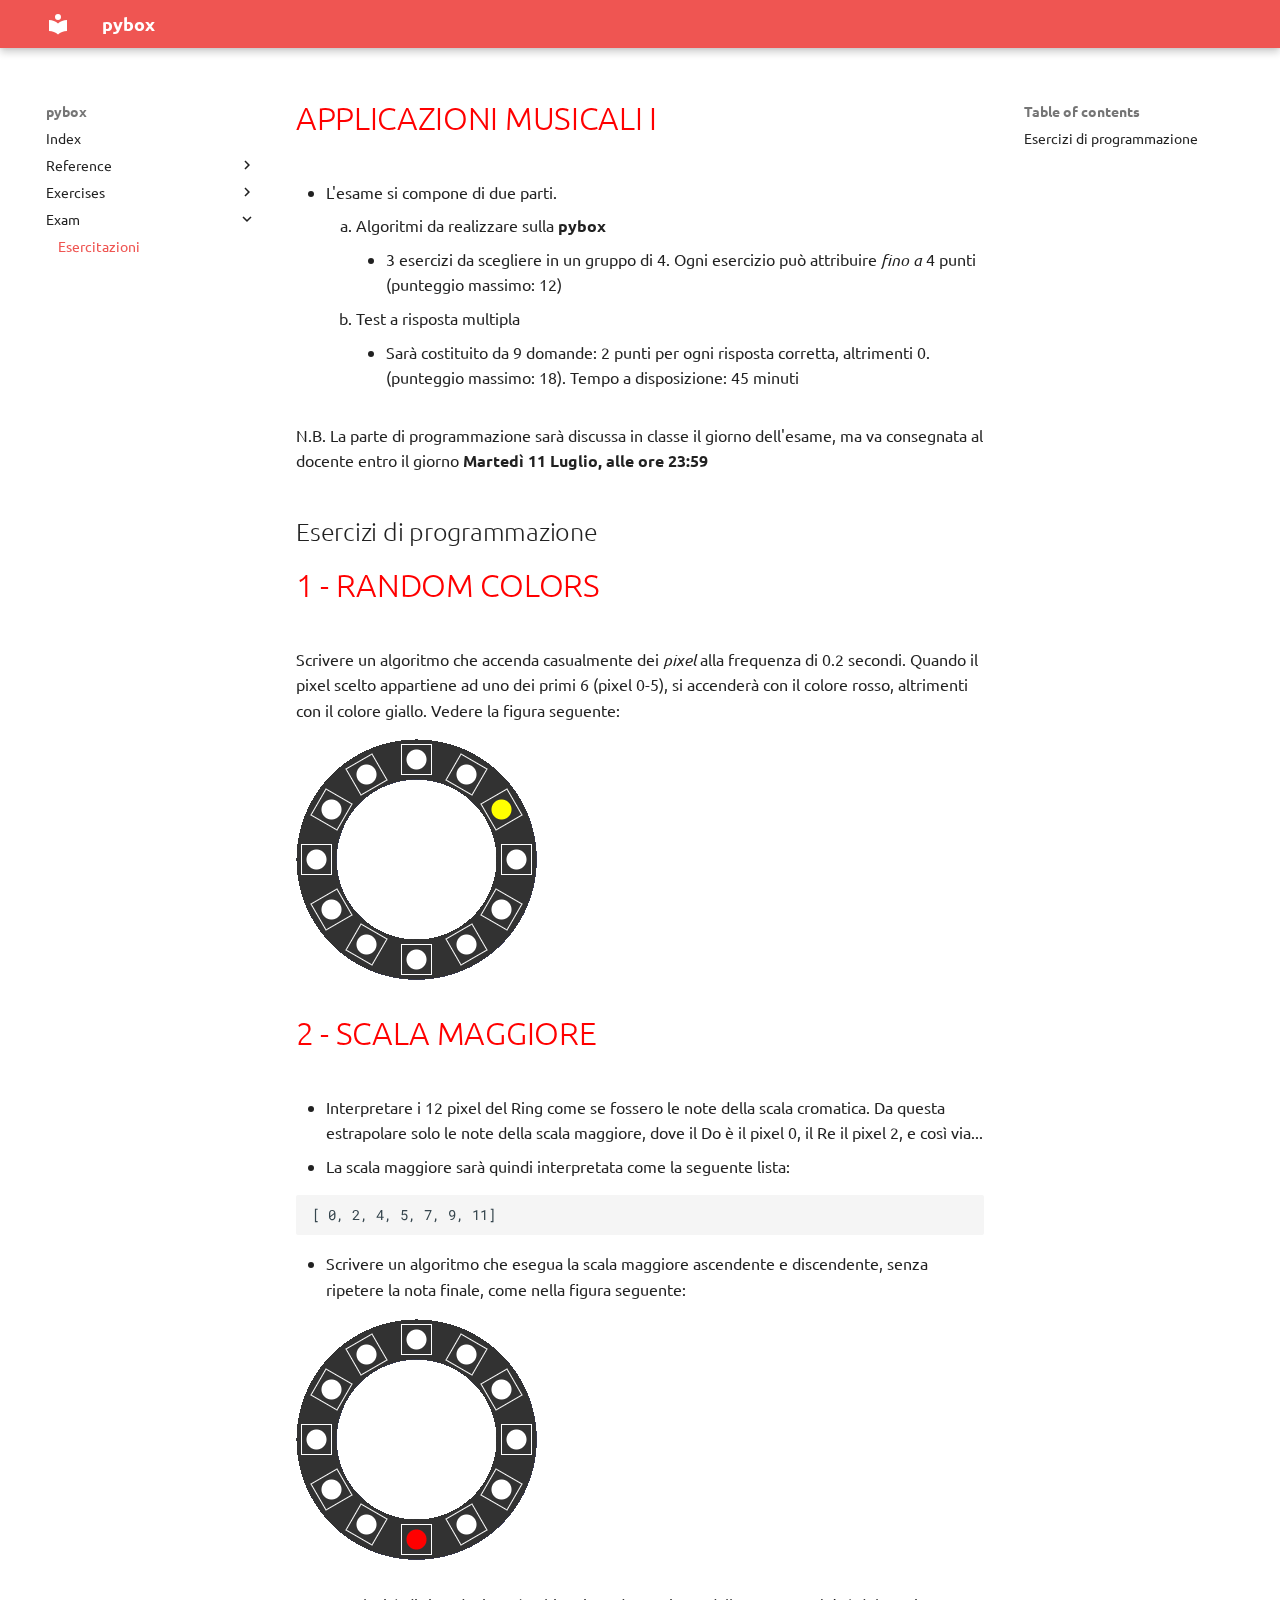
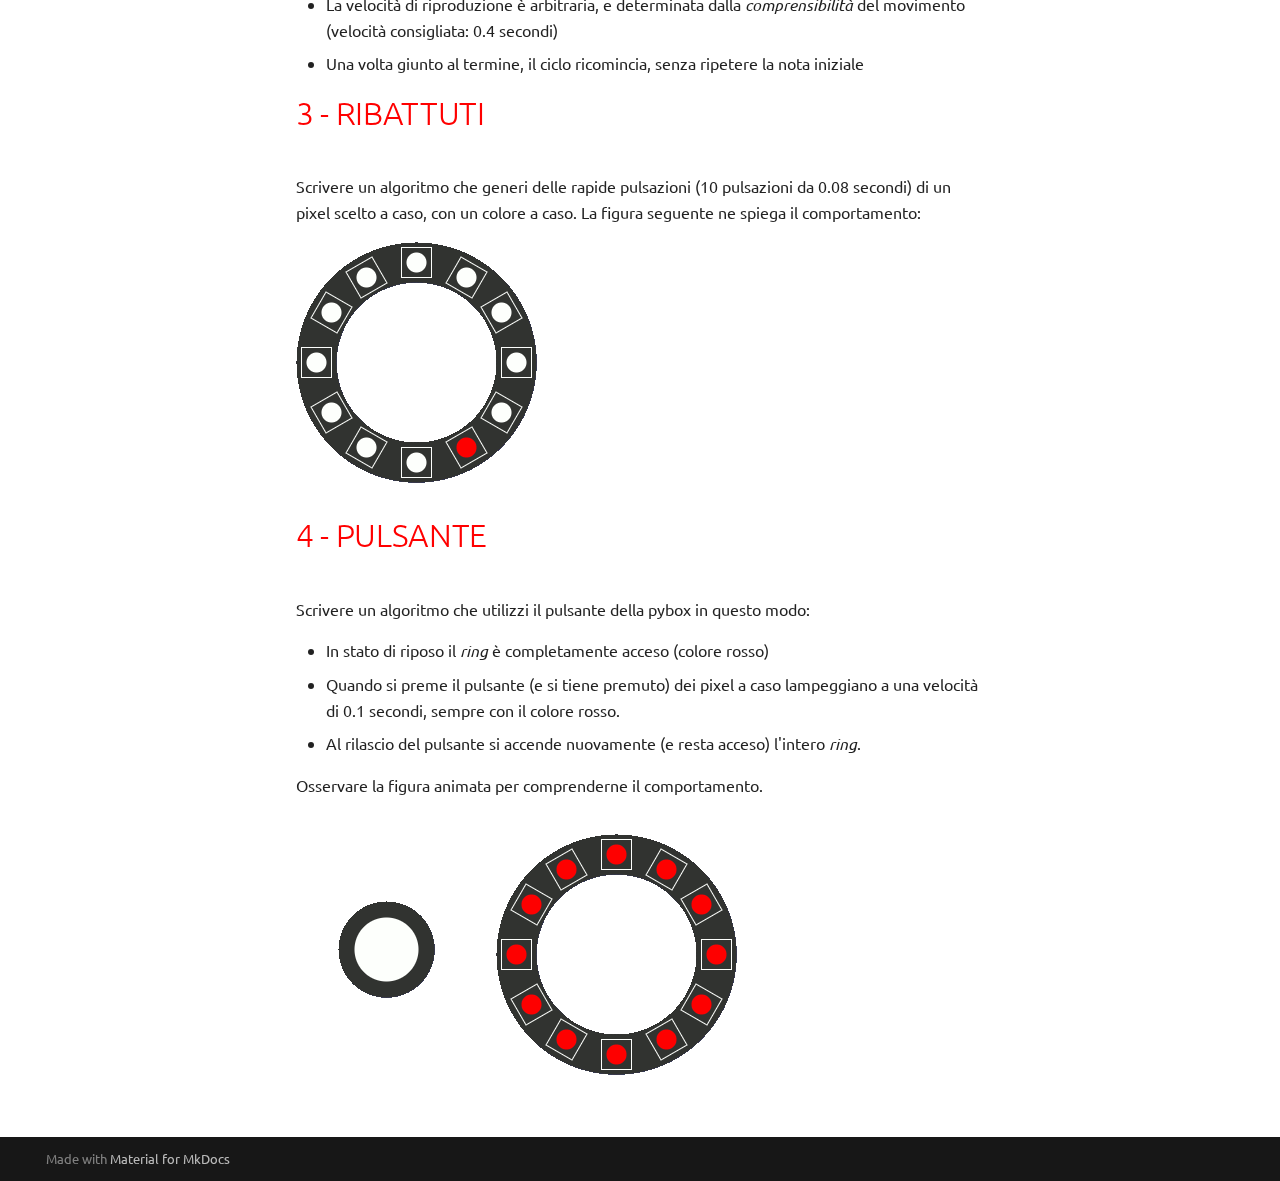
<file: esame/index.html>
<!doctype html>
<html lang="en" class="no-js">
  <head>
    
      <meta charset="utf-8">
      <meta name="viewport" content="width=device-width,initial-scale=1">
      
      
      
      
        <link rel="prev" href="../tut_ring/">
      
      
      
      <link rel="icon" href="../assets/images/favicon.png">
      <meta name="generator" content="mkdocs-1.5.3, mkdocs-material-9.4.11">
    
    
      
        <title>Esercitazioni - pybox</title>
      
    
    
      <link rel="stylesheet" href="../assets/stylesheets/main.fad675c6.min.css">
      
        
        <link rel="stylesheet" href="../assets/stylesheets/palette.356b1318.min.css">
      
      


    
    
      
    
    
      
        
        
        <link rel="preconnect" href="https://fonts.gstatic.com" crossorigin>
        <link rel="stylesheet" href="https://fonts.googleapis.com/css?family=Ubuntu:300,300i,400,400i,700,700i%7CRoboto+Mono:400,400i,700,700i&display=fallback">
        <style>:root{--md-text-font:"Ubuntu";--md-code-font:"Roboto Mono"}</style>
      
    
    
      <link rel="stylesheet" href="../assets/_mkdocstrings.css">
    
      <link rel="stylesheet" href="../stylesheets/extra.css">
    
    <script>__md_scope=new URL("..",location),__md_hash=e=>[...e].reduce((e,_)=>(e<<5)-e+_.charCodeAt(0),0),__md_get=(e,_=localStorage,t=__md_scope)=>JSON.parse(_.getItem(t.pathname+"."+e)),__md_set=(e,_,t=localStorage,a=__md_scope)=>{try{t.setItem(a.pathname+"."+e,JSON.stringify(_))}catch(e){}}</script>
    
      

    
    
    
  </head>
  
  
    
    
    
    
    
    <body dir="ltr" data-md-color-scheme="default" data-md-color-primary="red" data-md-color-accent="indigo">
  
    
    
    <input class="md-toggle" data-md-toggle="drawer" type="checkbox" id="__drawer" autocomplete="off">
    <input class="md-toggle" data-md-toggle="search" type="checkbox" id="__search" autocomplete="off">
    <label class="md-overlay" for="__drawer"></label>
    <div data-md-component="skip">
      
        
        <a href="#applicazioni-musicali-i" class="md-skip">
          Skip to content
        </a>
      
    </div>
    <div data-md-component="announce">
      
    </div>
    
    
      

  

<header class="md-header md-header--shadow" data-md-component="header">
  <nav class="md-header__inner md-grid" aria-label="Header">
    <a href=".." title="pybox" class="md-header__button md-logo" aria-label="pybox" data-md-component="logo">
      
  
  <svg xmlns="http://www.w3.org/2000/svg" viewBox="0 0 24 24"><path d="M12 8a3 3 0 0 0 3-3 3 3 0 0 0-3-3 3 3 0 0 0-3 3 3 3 0 0 0 3 3m0 3.54C9.64 9.35 6.5 8 3 8v11c3.5 0 6.64 1.35 9 3.54 2.36-2.19 5.5-3.54 9-3.54V8c-3.5 0-6.64 1.35-9 3.54Z"/></svg>

    </a>
    <label class="md-header__button md-icon" for="__drawer">
      
      <svg xmlns="http://www.w3.org/2000/svg" viewBox="0 0 24 24"><path d="M3 6h18v2H3V6m0 5h18v2H3v-2m0 5h18v2H3v-2Z"/></svg>
    </label>
    <div class="md-header__title" data-md-component="header-title">
      <div class="md-header__ellipsis">
        <div class="md-header__topic">
          <span class="md-ellipsis">
            pybox
          </span>
        </div>
        <div class="md-header__topic" data-md-component="header-topic">
          <span class="md-ellipsis">
            
              Esercitazioni
            
          </span>
        </div>
      </div>
    </div>
    
      
    
    
    
    
  </nav>
  
</header>
    
    <div class="md-container" data-md-component="container">
      
      
        
          
        
      
      <main class="md-main" data-md-component="main">
        <div class="md-main__inner md-grid">
          
            
              
              <div class="md-sidebar md-sidebar--primary" data-md-component="sidebar" data-md-type="navigation" >
                <div class="md-sidebar__scrollwrap">
                  <div class="md-sidebar__inner">
                    



<nav class="md-nav md-nav--primary" aria-label="Navigation" data-md-level="0">
  <label class="md-nav__title" for="__drawer">
    <a href=".." title="pybox" class="md-nav__button md-logo" aria-label="pybox" data-md-component="logo">
      
  
  <svg xmlns="http://www.w3.org/2000/svg" viewBox="0 0 24 24"><path d="M12 8a3 3 0 0 0 3-3 3 3 0 0 0-3-3 3 3 0 0 0-3 3 3 3 0 0 0 3 3m0 3.54C9.64 9.35 6.5 8 3 8v11c3.5 0 6.64 1.35 9 3.54 2.36-2.19 5.5-3.54 9-3.54V8c-3.5 0-6.64 1.35-9 3.54Z"/></svg>

    </a>
    pybox
  </label>
  
  <ul class="md-nav__list" data-md-scrollfix>
    
      
      
  
  
  
    <li class="md-nav__item">
      <a href=".." class="md-nav__link">
        
  
  <span class="md-ellipsis">
    Index
  </span>
  

      </a>
    </li>
  

    
      
      
  
  
  
    
    
    
    
    
    <li class="md-nav__item md-nav__item--nested">
      
        
        
        
        <input class="md-nav__toggle md-toggle " type="checkbox" id="__nav_2" >
        
          
          <label class="md-nav__link" for="__nav_2" id="__nav_2_label" tabindex="0">
            
  
  <span class="md-ellipsis">
    Reference
  </span>
  

            <span class="md-nav__icon md-icon"></span>
          </label>
        
        <nav class="md-nav" data-md-level="1" aria-labelledby="__nav_2_label" aria-expanded="false">
          <label class="md-nav__title" for="__nav_2">
            <span class="md-nav__icon md-icon"></span>
            Reference
          </label>
          <ul class="md-nav__list" data-md-scrollfix>
            
              
                
  
  
  
    <li class="md-nav__item">
      <a href="../button/" class="md-nav__link">
        
  
  <span class="md-ellipsis">
    Button Module
  </span>
  

      </a>
    </li>
  

              
            
              
                
  
  
  
    <li class="md-nav__item">
      <a href="../led/" class="md-nav__link">
        
  
  <span class="md-ellipsis">
    Led Module
  </span>
  

      </a>
    </li>
  

              
            
              
                
  
  
  
    <li class="md-nav__item">
      <a href="../pin/" class="md-nav__link">
        
  
  <span class="md-ellipsis">
    Pin Module
  </span>
  

      </a>
    </li>
  

              
            
              
                
  
  
  
    <li class="md-nav__item">
      <a href="../ring/" class="md-nav__link">
        
  
  <span class="md-ellipsis">
    Ring Module
  </span>
  

      </a>
    </li>
  

              
            
          </ul>
        </nav>
      
    </li>
  

    
      
      
  
  
  
    
    
    
    
    
    <li class="md-nav__item md-nav__item--nested">
      
        
        
        
        <input class="md-nav__toggle md-toggle " type="checkbox" id="__nav_3" >
        
          
          <label class="md-nav__link" for="__nav_3" id="__nav_3_label" tabindex="0">
            
  
  <span class="md-ellipsis">
    Exercises
  </span>
  

            <span class="md-nav__icon md-icon"></span>
          </label>
        
        <nav class="md-nav" data-md-level="1" aria-labelledby="__nav_3_label" aria-expanded="false">
          <label class="md-nav__title" for="__nav_3">
            <span class="md-nav__icon md-icon"></span>
            Exercises
          </label>
          <ul class="md-nav__list" data-md-scrollfix>
            
              
                
  
  
  
    <li class="md-nav__item">
      <a href="../tut_button/" class="md-nav__link">
        
  
  <span class="md-ellipsis">
    Button
  </span>
  

      </a>
    </li>
  

              
            
              
                
  
  
  
    <li class="md-nav__item">
      <a href="../tut_led/" class="md-nav__link">
        
  
  <span class="md-ellipsis">
    Led
  </span>
  

      </a>
    </li>
  

              
            
              
                
  
  
  
    <li class="md-nav__item">
      <a href="../tut_ring/" class="md-nav__link">
        
  
  <span class="md-ellipsis">
    Ring
  </span>
  

      </a>
    </li>
  

              
            
          </ul>
        </nav>
      
    </li>
  

    
      
      
  
  
    
  
  
    
    
    
    
    
    <li class="md-nav__item md-nav__item--active md-nav__item--nested">
      
        
        
        
        <input class="md-nav__toggle md-toggle " type="checkbox" id="__nav_4" checked>
        
          
          <label class="md-nav__link" for="__nav_4" id="__nav_4_label" tabindex="0">
            
  
  <span class="md-ellipsis">
    Exam
  </span>
  

            <span class="md-nav__icon md-icon"></span>
          </label>
        
        <nav class="md-nav" data-md-level="1" aria-labelledby="__nav_4_label" aria-expanded="true">
          <label class="md-nav__title" for="__nav_4">
            <span class="md-nav__icon md-icon"></span>
            Exam
          </label>
          <ul class="md-nav__list" data-md-scrollfix>
            
              
                
  
  
    
  
  
    <li class="md-nav__item md-nav__item--active">
      
      <input class="md-nav__toggle md-toggle" type="checkbox" id="__toc">
      
      
        
      
      
        <label class="md-nav__link md-nav__link--active" for="__toc">
          
  
  <span class="md-ellipsis">
    Esercitazioni
  </span>
  

          <span class="md-nav__icon md-icon"></span>
        </label>
      
      <a href="./" class="md-nav__link md-nav__link--active">
        
  
  <span class="md-ellipsis">
    Esercitazioni
  </span>
  

      </a>
      
        

<nav class="md-nav md-nav--secondary" aria-label="Table of contents">
  
  
  
    
  
  
    <label class="md-nav__title" for="__toc">
      <span class="md-nav__icon md-icon"></span>
      Table of contents
    </label>
    <ul class="md-nav__list" data-md-component="toc" data-md-scrollfix>
      
        <li class="md-nav__item">
  <a href="#esercizi-di-programmazione" class="md-nav__link">
    <span class="md-ellipsis">
      Esercizi di programmazione
    </span>
  </a>
  
</li>
      
    </ul>
  
</nav>
      
    </li>
  

              
            
          </ul>
        </nav>
      
    </li>
  

    
  </ul>
</nav>
                  </div>
                </div>
              </div>
            
            
              
              <div class="md-sidebar md-sidebar--secondary" data-md-component="sidebar" data-md-type="toc" >
                <div class="md-sidebar__scrollwrap">
                  <div class="md-sidebar__inner">
                    

<nav class="md-nav md-nav--secondary" aria-label="Table of contents">
  
  
  
    
  
  
    <label class="md-nav__title" for="__toc">
      <span class="md-nav__icon md-icon"></span>
      Table of contents
    </label>
    <ul class="md-nav__list" data-md-component="toc" data-md-scrollfix>
      
        <li class="md-nav__item">
  <a href="#esercizi-di-programmazione" class="md-nav__link">
    <span class="md-ellipsis">
      Esercizi di programmazione
    </span>
  </a>
  
</li>
      
    </ul>
  
</nav>
                  </div>
                </div>
              </div>
            
          
          
            <div class="md-content" data-md-component="content">
              <article class="md-content__inner md-typeset">
                
                  


<h1 id="applicazioni-musicali-i">APPLICAZIONI MUSICALI I</h1>
<ul>
<li>L'esame si compone di due parti. <ol>
<li>Algoritmi da realizzare sulla <strong>pybox</strong><ul>
<li>3 esercizi da scegliere in un gruppo di 4. Ogni esercizio può attribuire <em>fino a</em> 4 punti (punteggio massimo: 12)</li>
</ul>
</li>
<li>Test a risposta multipla<ul>
<li>Sarà costituito da 9 domande: 2 punti per ogni risposta corretta, altrimenti 0. (punteggio massimo: 18). Tempo a disposizione: 45 minuti</li>
</ul>
</li>
</ol>
</li>
</ul>
<p>N.B. La parte di programmazione sarà discussa in classe il giorno dell'esame, ma va consegnata al docente entro il giorno <strong>Martedì 11 Luglio, alle ore 23:59</strong></p>
<h2 id="esercizi-di-programmazione">Esercizi di programmazione</h2>
<h1 id="1-random-colors">1 - RANDOM COLORS</h1>
<p>Scrivere un algoritmo che accenda casualmente dei <em>pixel</em> alla frequenza di 0.2 secondi. Quando il pixel scelto appartiene ad uno dei primi 6 (pixel 0-5), si accenderà con il colore rosso, altrimenti con il colore giallo. Vedere la figura seguente: </p>
<p><img alt="" src="../images/randomcolors.gif" /></p>
<h1 id="2-scala-maggiore">2 - SCALA MAGGIORE</h1>
<ul>
<li>Interpretare i 12 pixel del Ring come se fossero le note della scala cromatica. Da questa estrapolare solo le note della scala maggiore, dove il Do è il pixel 0, il Re il pixel 2, e così via... </li>
<li>La scala maggiore sarà quindi interpretata come la seguente lista:</li>
</ul>
<pre><code class="language-py">[ 0, 2, 4, 5, 7, 9, 11]
</code></pre>
<ul>
<li>Scrivere un algoritmo che esegua la scala maggiore ascendente e discendente, senza ripetere la nota finale, come nella figura seguente:</li>
</ul>
<p><img alt="" src="../images/scalamaggiore.gif" /></p>
<ul>
<li>La velocità di riproduzione è arbitraria, e determinata dalla <em>comprensibilità</em> del movimento (velocità consigliata: 0.4 secondi)</li>
<li>Una volta giunto al termine, il ciclo ricomincia, senza ripetere la nota iniziale</li>
</ul>
<h1 id="3-ribattuti">3 - RIBATTUTI</h1>
<p>Scrivere un algoritmo che generi delle rapide pulsazioni (10 pulsazioni da 0.08 secondi) di un pixel scelto a caso, con un colore a caso. La figura seguente ne spiega il comportamento:</p>
<p><img alt="" src="../images/ribattuti.gif" /></p>
<h1 id="4-pulsante">4 - PULSANTE</h1>
<p>Scrivere un algoritmo che utilizzi il pulsante della pybox in questo modo: </p>
<ul>
<li>In stato di riposo il <em>ring</em> è completamente acceso (colore rosso)</li>
<li>Quando si preme il pulsante (e si tiene premuto) dei pixel a caso lampeggiano a una velocità di 0.1 secondi, sempre con il colore rosso.</li>
<li>Al rilascio del pulsante si accende nuovamente (e resta acceso) l'intero <em>ring</em>. </li>
</ul>
<p>Osservare la figura animata per comprenderne il comportamento.</p>
<p><img alt="" src="../images/pulsante.gif" /></p>





                
              </article>
            </div>
          
          
        </div>
        
      </main>
      
        <footer class="md-footer">
  
  <div class="md-footer-meta md-typeset">
    <div class="md-footer-meta__inner md-grid">
      <div class="md-copyright">
  
  
    Made with
    <a href="https://squidfunk.github.io/mkdocs-material/" target="_blank" rel="noopener">
      Material for MkDocs
    </a>
  
</div>
      
    </div>
  </div>
</footer>
      
    </div>
    <div class="md-dialog" data-md-component="dialog">
      <div class="md-dialog__inner md-typeset"></div>
    </div>
    
    
    <script id="__config" type="application/json">{"base": "..", "features": [], "search": "../assets/javascripts/workers/search.f886a092.min.js", "translations": {"clipboard.copied": "Copied to clipboard", "clipboard.copy": "Copy to clipboard", "search.result.more.one": "1 more on this page", "search.result.more.other": "# more on this page", "search.result.none": "No matching documents", "search.result.one": "1 matching document", "search.result.other": "# matching documents", "search.result.placeholder": "Type to start searching", "search.result.term.missing": "Missing", "select.version": "Select version"}}</script>
    
    
      <script src="../assets/javascripts/bundle.6c14ae12.min.js"></script>
      
    
  </body>
</html>
</file>
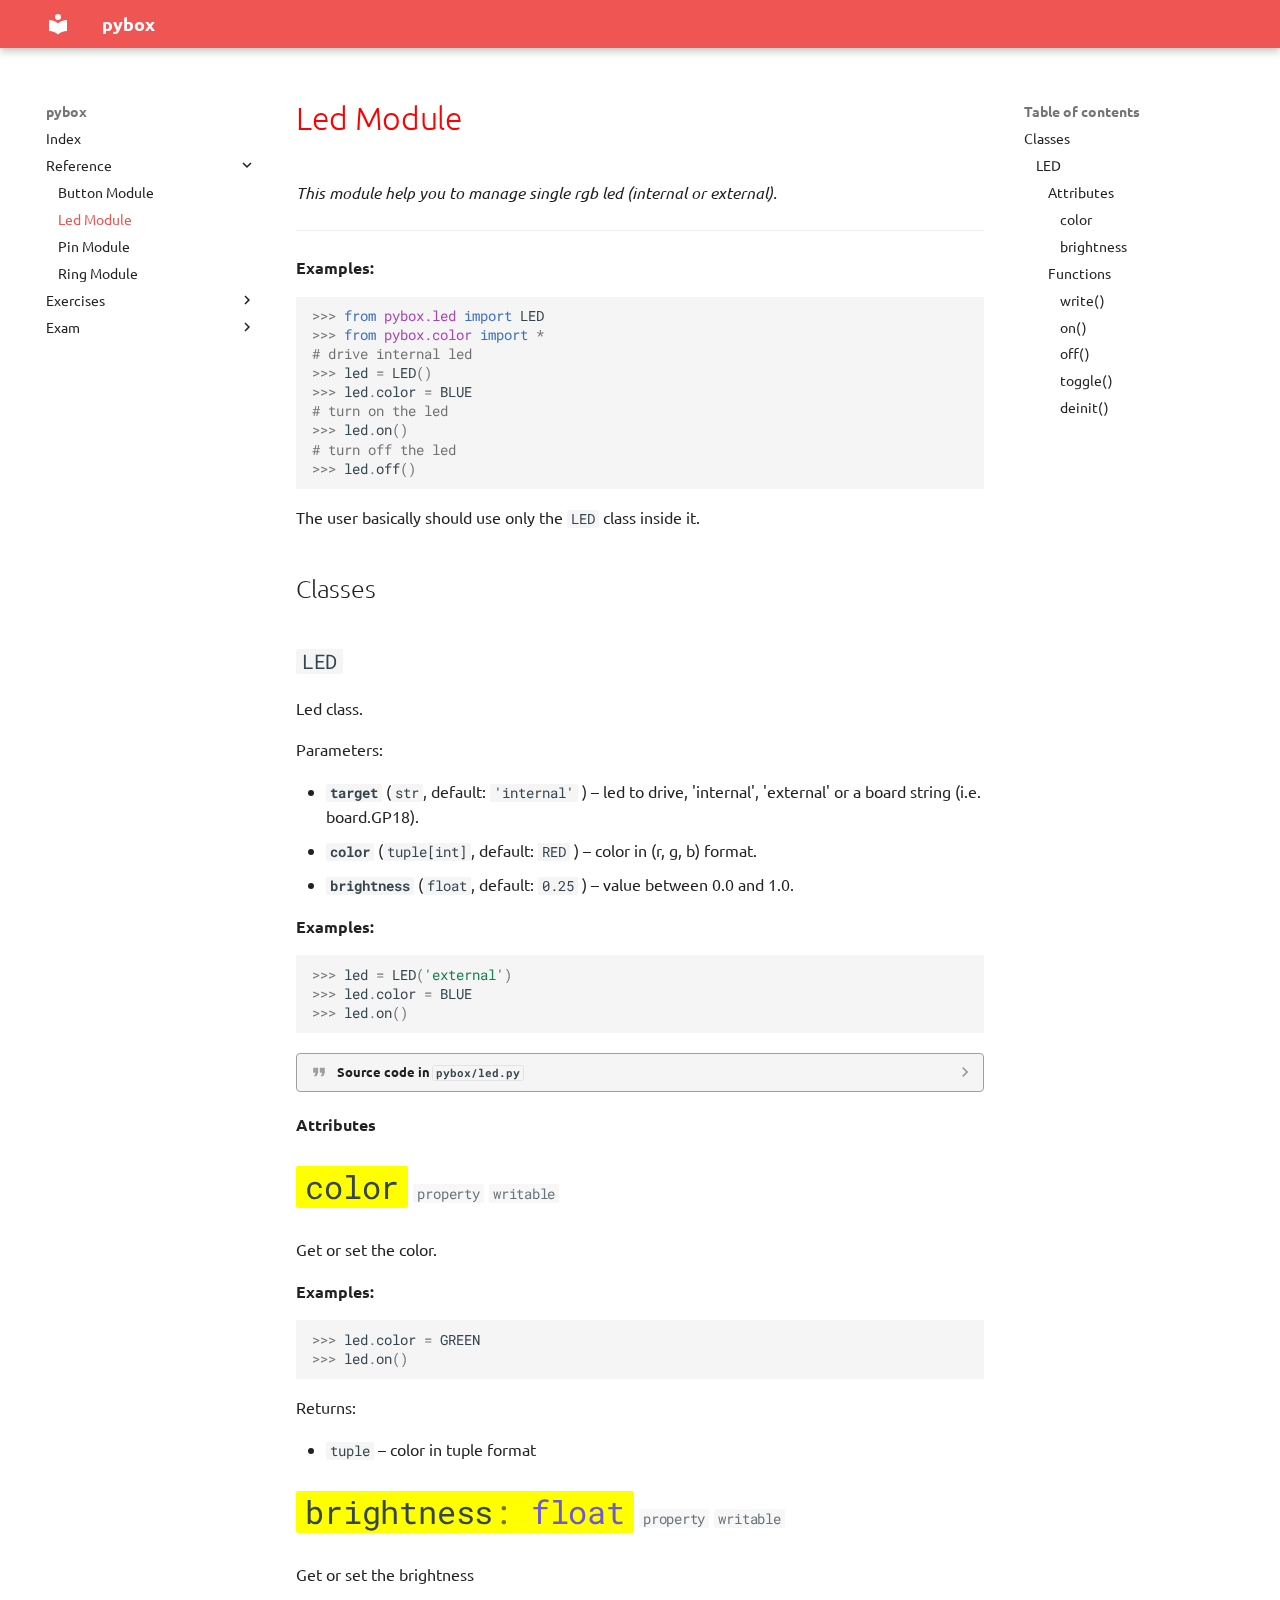
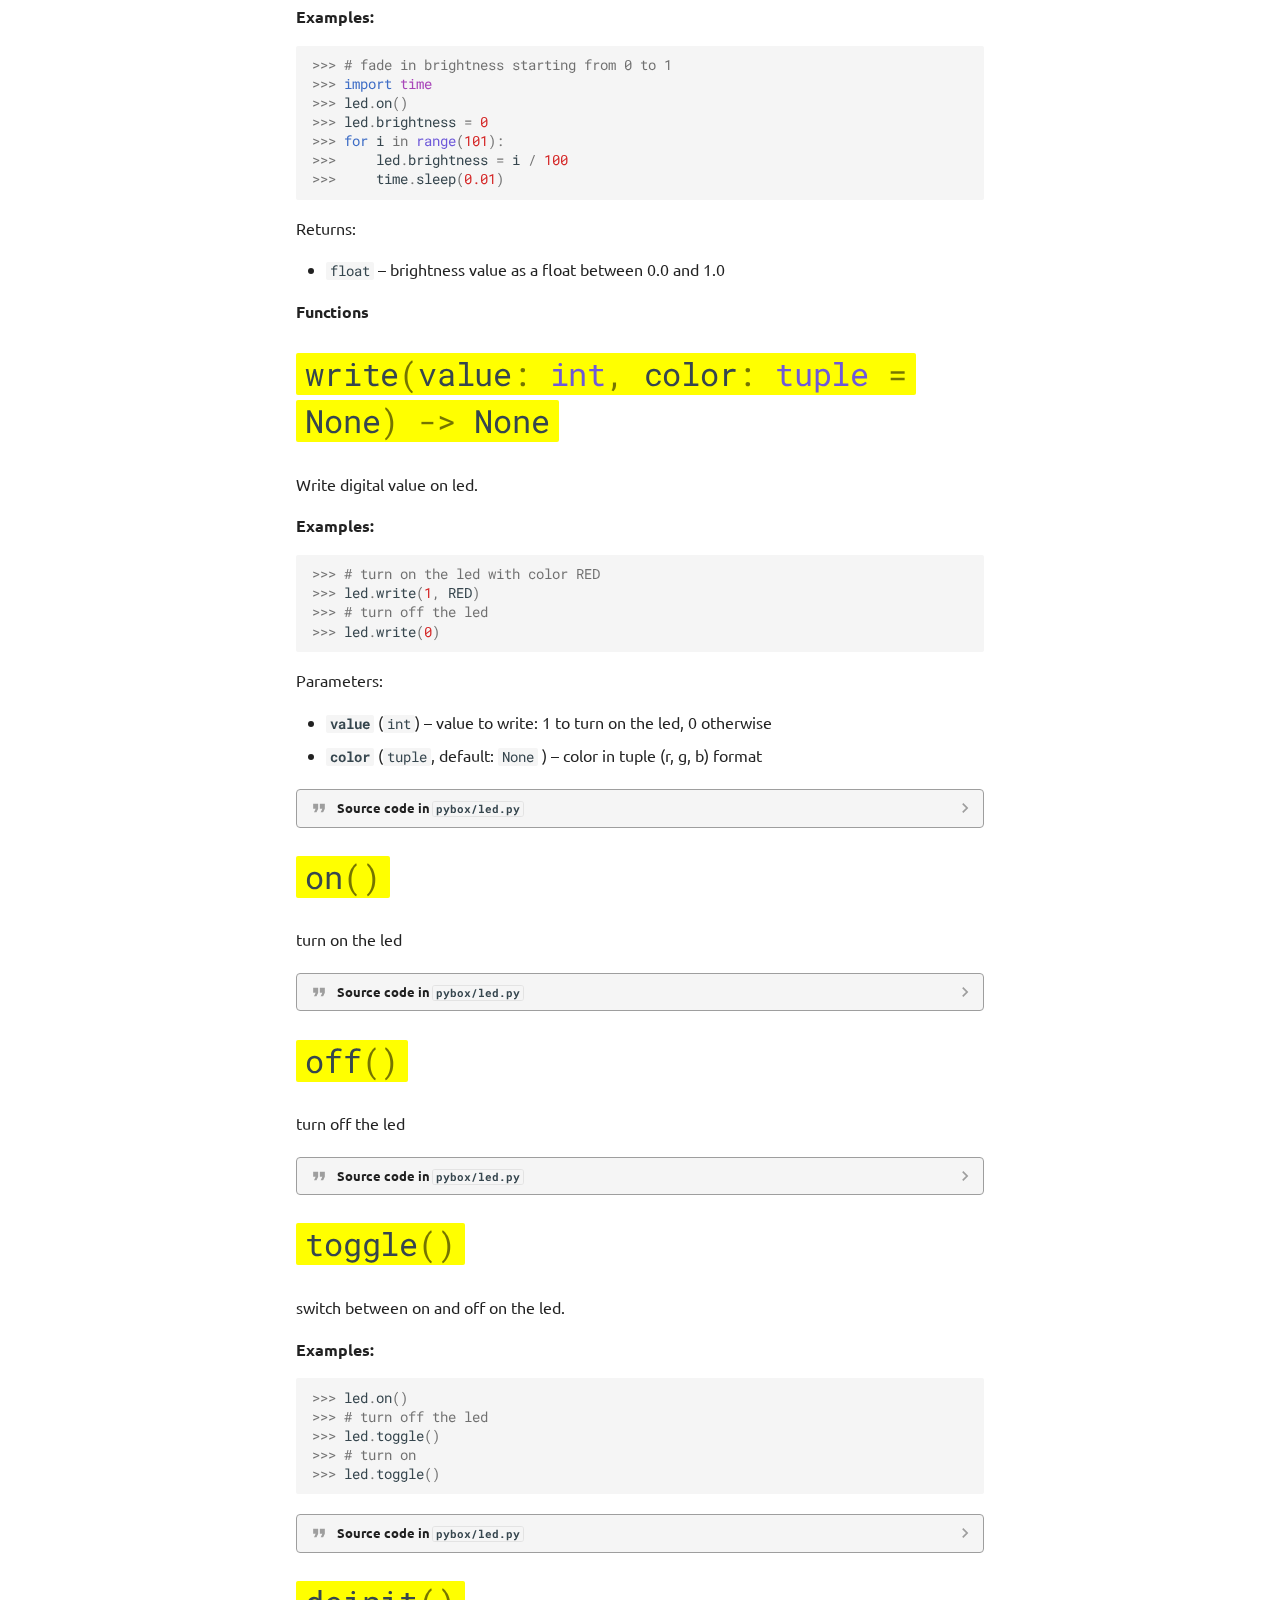
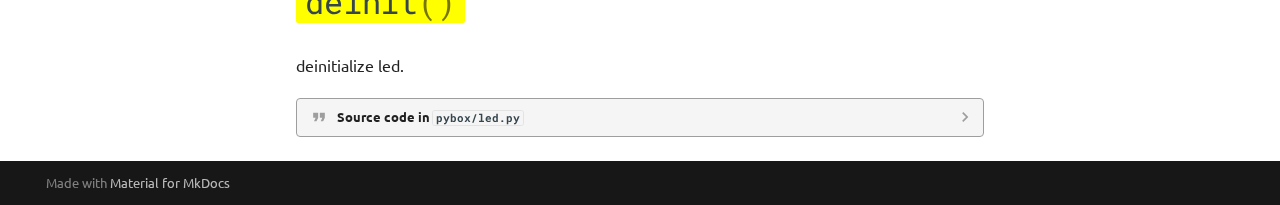
<file: led/index.html>
<!doctype html>
<html lang="en" class="no-js">
  <head>
    
      <meta charset="utf-8">
      <meta name="viewport" content="width=device-width,initial-scale=1">
      
      
      
      
        <link rel="prev" href="../button/">
      
      
        <link rel="next" href="../pin/">
      
      
      <link rel="icon" href="../assets/images/favicon.png">
      <meta name="generator" content="mkdocs-1.5.3, mkdocs-material-9.4.11">
    
    
      
        <title>Led Module - pybox</title>
      
    
    
      <link rel="stylesheet" href="../assets/stylesheets/main.fad675c6.min.css">
      
        
        <link rel="stylesheet" href="../assets/stylesheets/palette.356b1318.min.css">
      
      


    
    
      
    
    
      
        
        
        <link rel="preconnect" href="https://fonts.gstatic.com" crossorigin>
        <link rel="stylesheet" href="https://fonts.googleapis.com/css?family=Ubuntu:300,300i,400,400i,700,700i%7CRoboto+Mono:400,400i,700,700i&display=fallback">
        <style>:root{--md-text-font:"Ubuntu";--md-code-font:"Roboto Mono"}</style>
      
    
    
      <link rel="stylesheet" href="../assets/_mkdocstrings.css">
    
      <link rel="stylesheet" href="../stylesheets/extra.css">
    
    <script>__md_scope=new URL("..",location),__md_hash=e=>[...e].reduce((e,_)=>(e<<5)-e+_.charCodeAt(0),0),__md_get=(e,_=localStorage,t=__md_scope)=>JSON.parse(_.getItem(t.pathname+"."+e)),__md_set=(e,_,t=localStorage,a=__md_scope)=>{try{t.setItem(a.pathname+"."+e,JSON.stringify(_))}catch(e){}}</script>
    
      

    
    
    
  </head>
  
  
    
    
    
    
    
    <body dir="ltr" data-md-color-scheme="default" data-md-color-primary="red" data-md-color-accent="indigo">
  
    
    
    <input class="md-toggle" data-md-toggle="drawer" type="checkbox" id="__drawer" autocomplete="off">
    <input class="md-toggle" data-md-toggle="search" type="checkbox" id="__search" autocomplete="off">
    <label class="md-overlay" for="__drawer"></label>
    <div data-md-component="skip">
      
        
        <a href="#pybox.led-classes" class="md-skip">
          Skip to content
        </a>
      
    </div>
    <div data-md-component="announce">
      
    </div>
    
    
      

  

<header class="md-header md-header--shadow" data-md-component="header">
  <nav class="md-header__inner md-grid" aria-label="Header">
    <a href=".." title="pybox" class="md-header__button md-logo" aria-label="pybox" data-md-component="logo">
      
  
  <svg xmlns="http://www.w3.org/2000/svg" viewBox="0 0 24 24"><path d="M12 8a3 3 0 0 0 3-3 3 3 0 0 0-3-3 3 3 0 0 0-3 3 3 3 0 0 0 3 3m0 3.54C9.64 9.35 6.5 8 3 8v11c3.5 0 6.64 1.35 9 3.54 2.36-2.19 5.5-3.54 9-3.54V8c-3.5 0-6.64 1.35-9 3.54Z"/></svg>

    </a>
    <label class="md-header__button md-icon" for="__drawer">
      
      <svg xmlns="http://www.w3.org/2000/svg" viewBox="0 0 24 24"><path d="M3 6h18v2H3V6m0 5h18v2H3v-2m0 5h18v2H3v-2Z"/></svg>
    </label>
    <div class="md-header__title" data-md-component="header-title">
      <div class="md-header__ellipsis">
        <div class="md-header__topic">
          <span class="md-ellipsis">
            pybox
          </span>
        </div>
        <div class="md-header__topic" data-md-component="header-topic">
          <span class="md-ellipsis">
            
              Led Module
            
          </span>
        </div>
      </div>
    </div>
    
      
    
    
    
    
  </nav>
  
</header>
    
    <div class="md-container" data-md-component="container">
      
      
        
          
        
      
      <main class="md-main" data-md-component="main">
        <div class="md-main__inner md-grid">
          
            
              
              <div class="md-sidebar md-sidebar--primary" data-md-component="sidebar" data-md-type="navigation" >
                <div class="md-sidebar__scrollwrap">
                  <div class="md-sidebar__inner">
                    



<nav class="md-nav md-nav--primary" aria-label="Navigation" data-md-level="0">
  <label class="md-nav__title" for="__drawer">
    <a href=".." title="pybox" class="md-nav__button md-logo" aria-label="pybox" data-md-component="logo">
      
  
  <svg xmlns="http://www.w3.org/2000/svg" viewBox="0 0 24 24"><path d="M12 8a3 3 0 0 0 3-3 3 3 0 0 0-3-3 3 3 0 0 0-3 3 3 3 0 0 0 3 3m0 3.54C9.64 9.35 6.5 8 3 8v11c3.5 0 6.64 1.35 9 3.54 2.36-2.19 5.5-3.54 9-3.54V8c-3.5 0-6.64 1.35-9 3.54Z"/></svg>

    </a>
    pybox
  </label>
  
  <ul class="md-nav__list" data-md-scrollfix>
    
      
      
  
  
  
    <li class="md-nav__item">
      <a href=".." class="md-nav__link">
        
  
  <span class="md-ellipsis">
    Index
  </span>
  

      </a>
    </li>
  

    
      
      
  
  
    
  
  
    
    
    
    
    
    <li class="md-nav__item md-nav__item--active md-nav__item--nested">
      
        
        
        
        <input class="md-nav__toggle md-toggle " type="checkbox" id="__nav_2" checked>
        
          
          <label class="md-nav__link" for="__nav_2" id="__nav_2_label" tabindex="0">
            
  
  <span class="md-ellipsis">
    Reference
  </span>
  

            <span class="md-nav__icon md-icon"></span>
          </label>
        
        <nav class="md-nav" data-md-level="1" aria-labelledby="__nav_2_label" aria-expanded="true">
          <label class="md-nav__title" for="__nav_2">
            <span class="md-nav__icon md-icon"></span>
            Reference
          </label>
          <ul class="md-nav__list" data-md-scrollfix>
            
              
                
  
  
  
    <li class="md-nav__item">
      <a href="../button/" class="md-nav__link">
        
  
  <span class="md-ellipsis">
    Button Module
  </span>
  

      </a>
    </li>
  

              
            
              
                
  
  
    
  
  
    <li class="md-nav__item md-nav__item--active">
      
      <input class="md-nav__toggle md-toggle" type="checkbox" id="__toc">
      
      
      
        <label class="md-nav__link md-nav__link--active" for="__toc">
          
  
  <span class="md-ellipsis">
    Led Module
  </span>
  

          <span class="md-nav__icon md-icon"></span>
        </label>
      
      <a href="./" class="md-nav__link md-nav__link--active">
        
  
  <span class="md-ellipsis">
    Led Module
  </span>
  

      </a>
      
        

<nav class="md-nav md-nav--secondary" aria-label="Table of contents">
  
  
  
  
    <label class="md-nav__title" for="__toc">
      <span class="md-nav__icon md-icon"></span>
      Table of contents
    </label>
    <ul class="md-nav__list" data-md-component="toc" data-md-scrollfix>
      
        <li class="md-nav__item">
  <a href="#pybox.led-classes" class="md-nav__link">
    <span class="md-ellipsis">
      Classes
    </span>
  </a>
  
    <nav class="md-nav" aria-label="Classes">
      <ul class="md-nav__list">
        
          <li class="md-nav__item">
  <a href="#pybox.led.LED" class="md-nav__link">
    <span class="md-ellipsis">
      LED
    </span>
  </a>
  
    <nav class="md-nav" aria-label="LED">
      <ul class="md-nav__list">
        
          <li class="md-nav__item">
  <a href="#pybox.led.LED-attributes" class="md-nav__link">
    <span class="md-ellipsis">
      Attributes
    </span>
  </a>
  
    <nav class="md-nav" aria-label="Attributes">
      <ul class="md-nav__list">
        
          <li class="md-nav__item">
  <a href="#pybox.led.LED.color" class="md-nav__link">
    <span class="md-ellipsis">
      color
    </span>
  </a>
  
</li>
        
          <li class="md-nav__item">
  <a href="#pybox.led.LED.brightness" class="md-nav__link">
    <span class="md-ellipsis">
      brightness
    </span>
  </a>
  
</li>
        
      </ul>
    </nav>
  
</li>
        
          <li class="md-nav__item">
  <a href="#pybox.led.LED-functions" class="md-nav__link">
    <span class="md-ellipsis">
      Functions
    </span>
  </a>
  
    <nav class="md-nav" aria-label="Functions">
      <ul class="md-nav__list">
        
          <li class="md-nav__item">
  <a href="#pybox.led.LED.write" class="md-nav__link">
    <span class="md-ellipsis">
      write()
    </span>
  </a>
  
</li>
        
          <li class="md-nav__item">
  <a href="#pybox.led.LED.on" class="md-nav__link">
    <span class="md-ellipsis">
      on()
    </span>
  </a>
  
</li>
        
          <li class="md-nav__item">
  <a href="#pybox.led.LED.off" class="md-nav__link">
    <span class="md-ellipsis">
      off()
    </span>
  </a>
  
</li>
        
          <li class="md-nav__item">
  <a href="#pybox.led.LED.toggle" class="md-nav__link">
    <span class="md-ellipsis">
      toggle()
    </span>
  </a>
  
</li>
        
          <li class="md-nav__item">
  <a href="#pybox.led.LED.deinit" class="md-nav__link">
    <span class="md-ellipsis">
      deinit()
    </span>
  </a>
  
</li>
        
      </ul>
    </nav>
  
</li>
        
      </ul>
    </nav>
  
</li>
        
      </ul>
    </nav>
  
</li>
      
    </ul>
  
</nav>
      
    </li>
  

              
            
              
                
  
  
  
    <li class="md-nav__item">
      <a href="../pin/" class="md-nav__link">
        
  
  <span class="md-ellipsis">
    Pin Module
  </span>
  

      </a>
    </li>
  

              
            
              
                
  
  
  
    <li class="md-nav__item">
      <a href="../ring/" class="md-nav__link">
        
  
  <span class="md-ellipsis">
    Ring Module
  </span>
  

      </a>
    </li>
  

              
            
          </ul>
        </nav>
      
    </li>
  

    
      
      
  
  
  
    
    
    
    
    
    <li class="md-nav__item md-nav__item--nested">
      
        
        
        
        <input class="md-nav__toggle md-toggle " type="checkbox" id="__nav_3" >
        
          
          <label class="md-nav__link" for="__nav_3" id="__nav_3_label" tabindex="0">
            
  
  <span class="md-ellipsis">
    Exercises
  </span>
  

            <span class="md-nav__icon md-icon"></span>
          </label>
        
        <nav class="md-nav" data-md-level="1" aria-labelledby="__nav_3_label" aria-expanded="false">
          <label class="md-nav__title" for="__nav_3">
            <span class="md-nav__icon md-icon"></span>
            Exercises
          </label>
          <ul class="md-nav__list" data-md-scrollfix>
            
              
                
  
  
  
    <li class="md-nav__item">
      <a href="../tut_button/" class="md-nav__link">
        
  
  <span class="md-ellipsis">
    Button
  </span>
  

      </a>
    </li>
  

              
            
              
                
  
  
  
    <li class="md-nav__item">
      <a href="../tut_led/" class="md-nav__link">
        
  
  <span class="md-ellipsis">
    Led
  </span>
  

      </a>
    </li>
  

              
            
              
                
  
  
  
    <li class="md-nav__item">
      <a href="../tut_ring/" class="md-nav__link">
        
  
  <span class="md-ellipsis">
    Ring
  </span>
  

      </a>
    </li>
  

              
            
          </ul>
        </nav>
      
    </li>
  

    
      
      
  
  
  
    
    
    
    
    
    <li class="md-nav__item md-nav__item--nested">
      
        
        
        
        <input class="md-nav__toggle md-toggle " type="checkbox" id="__nav_4" >
        
          
          <label class="md-nav__link" for="__nav_4" id="__nav_4_label" tabindex="0">
            
  
  <span class="md-ellipsis">
    Exam
  </span>
  

            <span class="md-nav__icon md-icon"></span>
          </label>
        
        <nav class="md-nav" data-md-level="1" aria-labelledby="__nav_4_label" aria-expanded="false">
          <label class="md-nav__title" for="__nav_4">
            <span class="md-nav__icon md-icon"></span>
            Exam
          </label>
          <ul class="md-nav__list" data-md-scrollfix>
            
              
                
  
  
  
    <li class="md-nav__item">
      <a href="../esame/" class="md-nav__link">
        
  
  <span class="md-ellipsis">
    Esercitazioni
  </span>
  

      </a>
    </li>
  

              
            
          </ul>
        </nav>
      
    </li>
  

    
  </ul>
</nav>
                  </div>
                </div>
              </div>
            
            
              
              <div class="md-sidebar md-sidebar--secondary" data-md-component="sidebar" data-md-type="toc" >
                <div class="md-sidebar__scrollwrap">
                  <div class="md-sidebar__inner">
                    

<nav class="md-nav md-nav--secondary" aria-label="Table of contents">
  
  
  
  
    <label class="md-nav__title" for="__toc">
      <span class="md-nav__icon md-icon"></span>
      Table of contents
    </label>
    <ul class="md-nav__list" data-md-component="toc" data-md-scrollfix>
      
        <li class="md-nav__item">
  <a href="#pybox.led-classes" class="md-nav__link">
    <span class="md-ellipsis">
      Classes
    </span>
  </a>
  
    <nav class="md-nav" aria-label="Classes">
      <ul class="md-nav__list">
        
          <li class="md-nav__item">
  <a href="#pybox.led.LED" class="md-nav__link">
    <span class="md-ellipsis">
      LED
    </span>
  </a>
  
    <nav class="md-nav" aria-label="LED">
      <ul class="md-nav__list">
        
          <li class="md-nav__item">
  <a href="#pybox.led.LED-attributes" class="md-nav__link">
    <span class="md-ellipsis">
      Attributes
    </span>
  </a>
  
    <nav class="md-nav" aria-label="Attributes">
      <ul class="md-nav__list">
        
          <li class="md-nav__item">
  <a href="#pybox.led.LED.color" class="md-nav__link">
    <span class="md-ellipsis">
      color
    </span>
  </a>
  
</li>
        
          <li class="md-nav__item">
  <a href="#pybox.led.LED.brightness" class="md-nav__link">
    <span class="md-ellipsis">
      brightness
    </span>
  </a>
  
</li>
        
      </ul>
    </nav>
  
</li>
        
          <li class="md-nav__item">
  <a href="#pybox.led.LED-functions" class="md-nav__link">
    <span class="md-ellipsis">
      Functions
    </span>
  </a>
  
    <nav class="md-nav" aria-label="Functions">
      <ul class="md-nav__list">
        
          <li class="md-nav__item">
  <a href="#pybox.led.LED.write" class="md-nav__link">
    <span class="md-ellipsis">
      write()
    </span>
  </a>
  
</li>
        
          <li class="md-nav__item">
  <a href="#pybox.led.LED.on" class="md-nav__link">
    <span class="md-ellipsis">
      on()
    </span>
  </a>
  
</li>
        
          <li class="md-nav__item">
  <a href="#pybox.led.LED.off" class="md-nav__link">
    <span class="md-ellipsis">
      off()
    </span>
  </a>
  
</li>
        
          <li class="md-nav__item">
  <a href="#pybox.led.LED.toggle" class="md-nav__link">
    <span class="md-ellipsis">
      toggle()
    </span>
  </a>
  
</li>
        
          <li class="md-nav__item">
  <a href="#pybox.led.LED.deinit" class="md-nav__link">
    <span class="md-ellipsis">
      deinit()
    </span>
  </a>
  
</li>
        
      </ul>
    </nav>
  
</li>
        
      </ul>
    </nav>
  
</li>
        
      </ul>
    </nav>
  
</li>
      
    </ul>
  
</nav>
                  </div>
                </div>
              </div>
            
          
          
            <div class="md-content" data-md-component="content">
              <article class="md-content__inner md-typeset">
                
                  


  <h1>Led Module</h1>

<div class="doc doc-object doc-module">




  <div class="doc doc-contents first">
  
      <p><em>This module help you to manage single rgb led (internal or external).</em></p>
<hr />



<p><strong>Examples:</strong></p>
    <div class="highlight"><pre><span></span><code><span class="gp">&gt;&gt;&gt; </span><span class="kn">from</span> <span class="nn">pybox.led</span> <span class="kn">import</span> <span class="n">LED</span>
<span class="gp">&gt;&gt;&gt; </span><span class="kn">from</span> <span class="nn">pybox.color</span> <span class="kn">import</span> <span class="o">*</span>
<span class="go"># drive internal led</span>
<span class="gp">&gt;&gt;&gt; </span><span class="n">led</span> <span class="o">=</span> <span class="n">LED</span><span class="p">()</span>
<span class="gp">&gt;&gt;&gt; </span><span class="n">led</span><span class="o">.</span><span class="n">color</span> <span class="o">=</span> <span class="n">BLUE</span>
<span class="go"># turn on the led</span>
<span class="gp">&gt;&gt;&gt; </span><span class="n">led</span><span class="o">.</span><span class="n">on</span><span class="p">()</span>
<span class="go"># turn off the led</span>
<span class="gp">&gt;&gt;&gt; </span><span class="n">led</span><span class="o">.</span><span class="n">off</span><span class="p">()</span>
</code></pre></div>
      <p>The user basically should use only the <code>LED</code> class inside it.</p>

  

  <div class="doc doc-children">






<h2 id="pybox.led-classes">Classes</h2>

<div class="doc doc-object doc-class">




<h3 id="pybox.led.LED" class="doc doc-heading">
          <code>LED</code>


</h3>


  <div class="doc doc-contents ">

  
      <p>Led class.</p>



  <p>Parameters:</p>
  <ul>
      <li class="field-body">
        <b><code>target</code></b>
            (<code>str</code>, default:
                <code>&#39;internal&#39;</code>
)
        –
        <div class="doc-md-description">
          <p>led to drive, 'internal', 'external' or a board string (i.e. board.GP18).</p>
        </div>
      </li>
      <li class="field-body">
        <b><code>color</code></b>
            (<code>tuple[int]</code>, default:
                <code><span title="pybox.color.RED">RED</span></code>
)
        –
        <div class="doc-md-description">
          <p>color in (r, g, b) format.</p>
        </div>
      </li>
      <li class="field-body">
        <b><code>brightness</code></b>
            (<code>float</code>, default:
                <code>0.25</code>
)
        –
        <div class="doc-md-description">
          <p>value between 0.0 and 1.0.</p>
        </div>
      </li>
  </ul>



<p><strong>Examples:</strong></p>
    <div class="highlight"><pre><span></span><code><span class="gp">&gt;&gt;&gt; </span><span class="n">led</span> <span class="o">=</span> <span class="n">LED</span><span class="p">(</span><span class="s1">&#39;external&#39;</span><span class="p">)</span>
<span class="gp">&gt;&gt;&gt; </span><span class="n">led</span><span class="o">.</span><span class="n">color</span> <span class="o">=</span> <span class="n">BLUE</span>
<span class="gp">&gt;&gt;&gt; </span><span class="n">led</span><span class="o">.</span><span class="n">on</span><span class="p">()</span>
</code></pre></div>

            <details class="quote">
              <summary>Source code in <code>pybox/led.py</code></summary>
              <div class="highlight"><table class="highlighttable"><tr><td class="linenos"><div class="linenodiv"><pre><span></span><span class="normal"> 27</span>
<span class="normal"> 28</span>
<span class="normal"> 29</span>
<span class="normal"> 30</span>
<span class="normal"> 31</span>
<span class="normal"> 32</span>
<span class="normal"> 33</span>
<span class="normal"> 34</span>
<span class="normal"> 35</span>
<span class="normal"> 36</span>
<span class="normal"> 37</span>
<span class="normal"> 38</span>
<span class="normal"> 39</span>
<span class="normal"> 40</span>
<span class="normal"> 41</span>
<span class="normal"> 42</span>
<span class="normal"> 43</span>
<span class="normal"> 44</span>
<span class="normal"> 45</span>
<span class="normal"> 46</span>
<span class="normal"> 47</span>
<span class="normal"> 48</span>
<span class="normal"> 49</span>
<span class="normal"> 50</span>
<span class="normal"> 51</span>
<span class="normal"> 52</span>
<span class="normal"> 53</span>
<span class="normal"> 54</span>
<span class="normal"> 55</span>
<span class="normal"> 56</span>
<span class="normal"> 57</span>
<span class="normal"> 58</span>
<span class="normal"> 59</span>
<span class="normal"> 60</span>
<span class="normal"> 61</span>
<span class="normal"> 62</span>
<span class="normal"> 63</span>
<span class="normal"> 64</span>
<span class="normal"> 65</span>
<span class="normal"> 66</span>
<span class="normal"> 67</span>
<span class="normal"> 68</span>
<span class="normal"> 69</span>
<span class="normal"> 70</span>
<span class="normal"> 71</span>
<span class="normal"> 72</span>
<span class="normal"> 73</span>
<span class="normal"> 74</span>
<span class="normal"> 75</span>
<span class="normal"> 76</span>
<span class="normal"> 77</span>
<span class="normal"> 78</span>
<span class="normal"> 79</span>
<span class="normal"> 80</span>
<span class="normal"> 81</span>
<span class="normal"> 82</span>
<span class="normal"> 83</span>
<span class="normal"> 84</span>
<span class="normal"> 85</span>
<span class="normal"> 86</span>
<span class="normal"> 87</span>
<span class="normal"> 88</span>
<span class="normal"> 89</span>
<span class="normal"> 90</span>
<span class="normal"> 91</span>
<span class="normal"> 92</span>
<span class="normal"> 93</span>
<span class="normal"> 94</span>
<span class="normal"> 95</span>
<span class="normal"> 96</span>
<span class="normal"> 97</span>
<span class="normal"> 98</span>
<span class="normal"> 99</span>
<span class="normal">100</span>
<span class="normal">101</span>
<span class="normal">102</span>
<span class="normal">103</span>
<span class="normal">104</span>
<span class="normal">105</span>
<span class="normal">106</span>
<span class="normal">107</span>
<span class="normal">108</span>
<span class="normal">109</span>
<span class="normal">110</span>
<span class="normal">111</span>
<span class="normal">112</span>
<span class="normal">113</span>
<span class="normal">114</span>
<span class="normal">115</span>
<span class="normal">116</span>
<span class="normal">117</span>
<span class="normal">118</span>
<span class="normal">119</span>
<span class="normal">120</span>
<span class="normal">121</span>
<span class="normal">122</span>
<span class="normal">123</span>
<span class="normal">124</span>
<span class="normal">125</span>
<span class="normal">126</span>
<span class="normal">127</span>
<span class="normal">128</span>
<span class="normal">129</span>
<span class="normal">130</span>
<span class="normal">131</span>
<span class="normal">132</span>
<span class="normal">133</span>
<span class="normal">134</span>
<span class="normal">135</span>
<span class="normal">136</span>
<span class="normal">137</span>
<span class="normal">138</span>
<span class="normal">139</span>
<span class="normal">140</span>
<span class="normal">141</span>
<span class="normal">142</span>
<span class="normal">143</span>
<span class="normal">144</span>
<span class="normal">145</span>
<span class="normal">146</span>
<span class="normal">147</span>
<span class="normal">148</span>
<span class="normal">149</span></pre></div></td><td class="code"><div><pre><span></span><code><span class="k">class</span> <span class="nc">LED</span><span class="p">:</span>
<span class="w">    </span><span class="sd">&quot;&quot;&quot;Led class.</span>

<span class="sd">    Args:</span>
<span class="sd">        target (str, optional): led to drive, &#39;internal&#39;, &#39;external&#39; or a board string (i.e. board.GP18).</span>
<span class="sd">        color (tuple[int], optional): color in (r, g, b) format.</span>
<span class="sd">        brightness (float, optional): value between 0.0 and 1.0.</span>

<span class="sd">    Examples:</span>
<span class="sd">        &gt;&gt;&gt; led = LED(&#39;external&#39;)</span>
<span class="sd">        &gt;&gt;&gt; led.color = BLUE</span>
<span class="sd">        &gt;&gt;&gt; led.on()</span>
<span class="sd">    &quot;&quot;&quot;</span>

    <span class="k">def</span> <span class="fm">__init__</span><span class="p">(</span><span class="bp">self</span><span class="p">,</span> <span class="n">target</span><span class="p">:</span> <span class="nb">str</span> <span class="o">=</span> <span class="s1">&#39;internal&#39;</span><span class="p">,</span> <span class="n">color</span><span class="p">:</span> <span class="nb">tuple</span><span class="p">[</span><span class="nb">int</span><span class="p">]</span> <span class="o">=</span> <span class="n">RED</span><span class="p">,</span> <span class="n">brightness</span><span class="p">:</span> <span class="nb">float</span> <span class="o">=</span> <span class="mf">0.25</span><span class="p">,</span> <span class="n">order</span><span class="p">:</span> <span class="nb">str</span> <span class="o">=</span> <span class="s1">&#39;GRB&#39;</span><span class="p">):</span>
        <span class="k">if</span> <span class="n">target</span> <span class="o">==</span> <span class="s1">&#39;internal&#39;</span><span class="p">:</span>
            <span class="n">pin</span> <span class="o">=</span> <span class="n">board</span><span class="o">.</span><span class="n">GP16</span>
            <span class="n">order</span> <span class="o">=</span> <span class="s1">&#39;RGB&#39;</span>
        <span class="k">elif</span> <span class="n">target</span> <span class="o">==</span> <span class="s1">&#39;external&#39;</span><span class="p">:</span>
            <span class="n">pin</span> <span class="o">=</span> <span class="n">board</span><span class="o">.</span><span class="n">GP27</span>
            <span class="n">order</span> <span class="o">=</span> <span class="s1">&#39;RGB&#39;</span>
        <span class="k">else</span><span class="p">:</span>
            <span class="n">pin</span> <span class="o">=</span> <span class="n">target</span>

        <span class="bp">self</span><span class="o">.</span><span class="n">_np</span> <span class="o">=</span> <span class="n">NeoPixel</span><span class="p">(</span>
            <span class="n">pin</span><span class="p">,</span> <span class="mi">1</span><span class="p">,</span> <span class="n">brightness</span><span class="o">=</span><span class="n">brightness</span><span class="p">,</span> <span class="n">auto_write</span><span class="o">=</span><span class="kc">True</span><span class="p">,</span> <span class="n">pixel_order</span><span class="o">=</span><span class="n">order</span><span class="p">)</span>

        <span class="bp">self</span><span class="o">.</span><span class="n">_col</span> <span class="o">=</span> <span class="n">color</span>

    <span class="k">def</span> <span class="nf">write</span><span class="p">(</span><span class="bp">self</span><span class="p">,</span> <span class="n">value</span><span class="p">:</span> <span class="nb">int</span><span class="p">,</span> <span class="n">color</span><span class="p">:</span> <span class="nb">tuple</span> <span class="o">=</span> <span class="kc">None</span><span class="p">)</span> <span class="o">-&gt;</span> <span class="kc">None</span><span class="p">:</span>
<span class="w">        </span><span class="sd">&quot;&quot;&quot;Write digital value on led.</span>

<span class="sd">        Examples:</span>
<span class="sd">            &gt;&gt;&gt; # turn on the led with color RED</span>
<span class="sd">            &gt;&gt;&gt; led.write(1, RED)</span>
<span class="sd">            &gt;&gt;&gt; # turn off the led</span>
<span class="sd">            &gt;&gt;&gt; led.write(0)</span>

<span class="sd">        Args:</span>
<span class="sd">            value: value to write: 1 to turn on the led, 0 otherwise</span>
<span class="sd">            color: color in tuple (r, g, b) format</span>
<span class="sd">        &quot;&quot;&quot;</span>
        <span class="k">if</span> <span class="n">value</span> <span class="o">==</span> <span class="mi">1</span><span class="p">:</span>
            <span class="k">if</span> <span class="n">color</span><span class="p">:</span>
                <span class="bp">self</span><span class="o">.</span><span class="n">_col</span> <span class="o">=</span> <span class="n">color</span>

            <span class="n">value</span> <span class="o">=</span> <span class="bp">self</span><span class="o">.</span><span class="n">_col</span>

        <span class="k">else</span><span class="p">:</span>
            <span class="n">value</span> <span class="o">=</span> <span class="n">OFF</span>

        <span class="c1"># print(self._col)</span>
        <span class="bp">self</span><span class="o">.</span><span class="n">_np</span><span class="p">[</span><span class="mi">0</span><span class="p">]</span> <span class="o">=</span> <span class="n">value</span>

    <span class="k">def</span> <span class="nf">on</span><span class="p">(</span><span class="bp">self</span><span class="p">):</span>
<span class="w">        </span><span class="sd">&quot;&quot;&quot;turn on the led</span>
<span class="sd">        &quot;&quot;&quot;</span>
        <span class="bp">self</span><span class="o">.</span><span class="n">write</span><span class="p">(</span><span class="mi">1</span><span class="p">)</span>

    <span class="k">def</span> <span class="nf">off</span><span class="p">(</span><span class="bp">self</span><span class="p">):</span>
<span class="w">        </span><span class="sd">&quot;&quot;&quot;turn off the led</span>
<span class="sd">        &quot;&quot;&quot;</span>
        <span class="bp">self</span><span class="o">.</span><span class="n">write</span><span class="p">(</span><span class="mi">0</span><span class="p">)</span>

    <span class="k">def</span> <span class="nf">toggle</span><span class="p">(</span><span class="bp">self</span><span class="p">):</span>
<span class="w">        </span><span class="sd">&quot;&quot;&quot;switch between on and off on the led.</span>

<span class="sd">        Examples:</span>
<span class="sd">            &gt;&gt;&gt; led.on()</span>
<span class="sd">            &gt;&gt;&gt; # turn off the led</span>
<span class="sd">            &gt;&gt;&gt; led.toggle()</span>
<span class="sd">            &gt;&gt;&gt; # turn on</span>
<span class="sd">            &gt;&gt;&gt; led.toggle()</span>
<span class="sd">        &quot;&quot;&quot;</span>

        <span class="k">if</span> <span class="bp">self</span><span class="o">.</span><span class="n">_np</span><span class="p">[</span><span class="mi">0</span><span class="p">]</span> <span class="o">==</span> <span class="p">(</span><span class="mi">0</span><span class="p">,</span> <span class="mi">0</span><span class="p">,</span> <span class="mi">0</span><span class="p">):</span>
            <span class="bp">self</span><span class="o">.</span><span class="n">write</span><span class="p">(</span><span class="mi">1</span><span class="p">)</span>
        <span class="k">else</span><span class="p">:</span>
            <span class="bp">self</span><span class="o">.</span><span class="n">write</span><span class="p">(</span><span class="mi">0</span><span class="p">)</span>

    <span class="k">def</span> <span class="nf">deinit</span><span class="p">(</span><span class="bp">self</span><span class="p">):</span>
<span class="w">        </span><span class="sd">&quot;&quot;&quot;deinitialize led.</span>
<span class="sd">        &quot;&quot;&quot;</span>
        <span class="bp">self</span><span class="o">.</span><span class="n">_np</span><span class="o">.</span><span class="n">deinit</span><span class="p">()</span>

    <span class="nd">@property</span>
    <span class="k">def</span> <span class="nf">color</span><span class="p">(</span><span class="bp">self</span><span class="p">):</span>
<span class="w">        </span><span class="sd">&quot;&quot;&quot;Get or set the color.</span>

<span class="sd">        Examples:</span>
<span class="sd">            &gt;&gt;&gt; led.color = GREEN</span>
<span class="sd">            &gt;&gt;&gt; led.on()</span>

<span class="sd">        Returns:</span>
<span class="sd">            (tuple): color in tuple format</span>
<span class="sd">        &quot;&quot;&quot;</span>
        <span class="k">return</span> <span class="bp">self</span><span class="o">.</span><span class="n">_col</span>

    <span class="nd">@color</span><span class="o">.</span><span class="n">setter</span>
    <span class="k">def</span> <span class="nf">color</span><span class="p">(</span><span class="bp">self</span><span class="p">,</span> <span class="n">col</span><span class="p">):</span>
        <span class="bp">self</span><span class="o">.</span><span class="n">_col</span> <span class="o">=</span> <span class="n">col</span>

    <span class="nd">@property</span>
    <span class="k">def</span> <span class="nf">brightness</span><span class="p">(</span><span class="bp">self</span><span class="p">)</span> <span class="o">-&gt;</span> <span class="nb">float</span><span class="p">:</span>
<span class="w">        </span><span class="sd">&quot;&quot;&quot;Get or set the brightness</span>

<span class="sd">        Examples:</span>
<span class="sd">            &gt;&gt;&gt; # fade in brightness starting from 0 to 1</span>
<span class="sd">            &gt;&gt;&gt; import time</span>
<span class="sd">            &gt;&gt;&gt; led.on()</span>
<span class="sd">            &gt;&gt;&gt; led.brightness = 0</span>
<span class="sd">            &gt;&gt;&gt; for i in range(101):</span>
<span class="sd">            &gt;&gt;&gt;     led.brightness = i / 100</span>
<span class="sd">            &gt;&gt;&gt;     time.sleep(0.01)</span>

<span class="sd">        Returns:</span>
<span class="sd">            brightness value as a float between 0.0 and 1.0</span>
<span class="sd">        &quot;&quot;&quot;</span>
        <span class="k">return</span> <span class="bp">self</span><span class="o">.</span><span class="n">_np</span><span class="o">.</span><span class="n">brightness</span>

    <span class="nd">@brightness</span><span class="o">.</span><span class="n">setter</span>
    <span class="k">def</span> <span class="nf">brightness</span><span class="p">(</span><span class="bp">self</span><span class="p">,</span> <span class="n">bright</span><span class="p">):</span>
        <span class="bp">self</span><span class="o">.</span><span class="n">_np</span><span class="o">.</span><span class="n">brightness</span> <span class="o">=</span> <span class="n">bright</span>
</code></pre></div></td></tr></table></div>
            </details>

  

  <div class="doc doc-children">





<h4 id="pybox.led.LED-attributes">Attributes</h4>

<div class="doc doc-object doc-attribute">




<h5 id="pybox.led.LED.color" class="doc doc-heading">
          <code class="highlight language-python"><span class="n">color</span></code>
  
  <span class="doc doc-labels">
      <small class="doc doc-label doc-label-property"><code>property</code></small>
      <small class="doc doc-label doc-label-writable"><code>writable</code></small>
  </span>

</h5>


  <div class="doc doc-contents ">
  
      <p>Get or set the color.</p>



<p><strong>Examples:</strong></p>
    <div class="highlight"><pre><span></span><code><span class="gp">&gt;&gt;&gt; </span><span class="n">led</span><span class="o">.</span><span class="n">color</span> <span class="o">=</span> <span class="n">GREEN</span>
<span class="gp">&gt;&gt;&gt; </span><span class="n">led</span><span class="o">.</span><span class="n">on</span><span class="p">()</span>
</code></pre></div>



  <p>Returns:</p>
  <ul>
      <li class="field-body">
            <code>tuple</code>
        –
        <div class="doc-md-description">
          <p>color in tuple format</p>
      </div>
      </li>
  </ul>
  </div>

</div>

<div class="doc doc-object doc-attribute">




<h5 id="pybox.led.LED.brightness" class="doc doc-heading">
          <code class="highlight language-python"><span class="n">brightness</span><span class="p">:</span> <span class="nb">float</span></code>
  
  <span class="doc doc-labels">
      <small class="doc doc-label doc-label-property"><code>property</code></small>
      <small class="doc doc-label doc-label-writable"><code>writable</code></small>
  </span>

</h5>


  <div class="doc doc-contents ">
  
      <p>Get or set the brightness</p>



<p><strong>Examples:</strong></p>
    <div class="highlight"><pre><span></span><code><span class="gp">&gt;&gt;&gt; </span><span class="c1"># fade in brightness starting from 0 to 1</span>
<span class="gp">&gt;&gt;&gt; </span><span class="kn">import</span> <span class="nn">time</span>
<span class="gp">&gt;&gt;&gt; </span><span class="n">led</span><span class="o">.</span><span class="n">on</span><span class="p">()</span>
<span class="gp">&gt;&gt;&gt; </span><span class="n">led</span><span class="o">.</span><span class="n">brightness</span> <span class="o">=</span> <span class="mi">0</span>
<span class="gp">&gt;&gt;&gt; </span><span class="k">for</span> <span class="n">i</span> <span class="ow">in</span> <span class="nb">range</span><span class="p">(</span><span class="mi">101</span><span class="p">):</span>
<span class="gp">&gt;&gt;&gt; </span>    <span class="n">led</span><span class="o">.</span><span class="n">brightness</span> <span class="o">=</span> <span class="n">i</span> <span class="o">/</span> <span class="mi">100</span>
<span class="gp">&gt;&gt;&gt; </span>    <span class="n">time</span><span class="o">.</span><span class="n">sleep</span><span class="p">(</span><span class="mf">0.01</span><span class="p">)</span>
</code></pre></div>



  <p>Returns:</p>
  <ul>
      <li class="field-body">
            <code>float</code>
        –
        <div class="doc-md-description">
          <p>brightness value as a float between 0.0 and 1.0</p>
      </div>
      </li>
  </ul>
  </div>

</div>

<h4 id="pybox.led.LED-functions">Functions</h4>


<div class="doc doc-object doc-function">




<h5 id="pybox.led.LED.write" class="doc doc-heading">
          <code class="highlight language-python"><span class="n">write</span><span class="p">(</span><span class="n">value</span><span class="p">:</span> <span class="nb">int</span><span class="p">,</span> <span class="n">color</span><span class="p">:</span> <span class="nb">tuple</span> <span class="o">=</span> <span class="kc">None</span><span class="p">)</span> <span class="o">-&gt;</span> <span class="kc">None</span></code>

</h5>


  <div class="doc doc-contents ">
  
      <p>Write digital value on led.</p>



<p><strong>Examples:</strong></p>
    <div class="highlight"><pre><span></span><code><span class="gp">&gt;&gt;&gt; </span><span class="c1"># turn on the led with color RED</span>
<span class="gp">&gt;&gt;&gt; </span><span class="n">led</span><span class="o">.</span><span class="n">write</span><span class="p">(</span><span class="mi">1</span><span class="p">,</span> <span class="n">RED</span><span class="p">)</span>
<span class="gp">&gt;&gt;&gt; </span><span class="c1"># turn off the led</span>
<span class="gp">&gt;&gt;&gt; </span><span class="n">led</span><span class="o">.</span><span class="n">write</span><span class="p">(</span><span class="mi">0</span><span class="p">)</span>
</code></pre></div>



  <p>Parameters:</p>
  <ul>
      <li class="field-body">
        <b><code>value</code></b>
            (<code>int</code>)
        –
        <div class="doc-md-description">
          <p>value to write: 1 to turn on the led, 0 otherwise</p>
        </div>
      </li>
      <li class="field-body">
        <b><code>color</code></b>
            (<code>tuple</code>, default:
                <code>None</code>
)
        –
        <div class="doc-md-description">
          <p>color in tuple (r, g, b) format</p>
        </div>
      </li>
  </ul>

          <details class="quote">
            <summary>Source code in <code>pybox/led.py</code></summary>
            <div class="highlight"><table class="highlighttable"><tr><td class="linenos"><div class="linenodiv"><pre><span></span><span class="normal">56</span>
<span class="normal">57</span>
<span class="normal">58</span>
<span class="normal">59</span>
<span class="normal">60</span>
<span class="normal">61</span>
<span class="normal">62</span>
<span class="normal">63</span>
<span class="normal">64</span>
<span class="normal">65</span>
<span class="normal">66</span>
<span class="normal">67</span>
<span class="normal">68</span>
<span class="normal">69</span>
<span class="normal">70</span>
<span class="normal">71</span>
<span class="normal">72</span>
<span class="normal">73</span>
<span class="normal">74</span>
<span class="normal">75</span>
<span class="normal">76</span>
<span class="normal">77</span>
<span class="normal">78</span>
<span class="normal">79</span></pre></div></td><td class="code"><div><pre><span></span><code><span class="k">def</span> <span class="nf">write</span><span class="p">(</span><span class="bp">self</span><span class="p">,</span> <span class="n">value</span><span class="p">:</span> <span class="nb">int</span><span class="p">,</span> <span class="n">color</span><span class="p">:</span> <span class="nb">tuple</span> <span class="o">=</span> <span class="kc">None</span><span class="p">)</span> <span class="o">-&gt;</span> <span class="kc">None</span><span class="p">:</span>
<span class="w">    </span><span class="sd">&quot;&quot;&quot;Write digital value on led.</span>

<span class="sd">    Examples:</span>
<span class="sd">        &gt;&gt;&gt; # turn on the led with color RED</span>
<span class="sd">        &gt;&gt;&gt; led.write(1, RED)</span>
<span class="sd">        &gt;&gt;&gt; # turn off the led</span>
<span class="sd">        &gt;&gt;&gt; led.write(0)</span>

<span class="sd">    Args:</span>
<span class="sd">        value: value to write: 1 to turn on the led, 0 otherwise</span>
<span class="sd">        color: color in tuple (r, g, b) format</span>
<span class="sd">    &quot;&quot;&quot;</span>
    <span class="k">if</span> <span class="n">value</span> <span class="o">==</span> <span class="mi">1</span><span class="p">:</span>
        <span class="k">if</span> <span class="n">color</span><span class="p">:</span>
            <span class="bp">self</span><span class="o">.</span><span class="n">_col</span> <span class="o">=</span> <span class="n">color</span>

        <span class="n">value</span> <span class="o">=</span> <span class="bp">self</span><span class="o">.</span><span class="n">_col</span>

    <span class="k">else</span><span class="p">:</span>
        <span class="n">value</span> <span class="o">=</span> <span class="n">OFF</span>

    <span class="c1"># print(self._col)</span>
    <span class="bp">self</span><span class="o">.</span><span class="n">_np</span><span class="p">[</span><span class="mi">0</span><span class="p">]</span> <span class="o">=</span> <span class="n">value</span>
</code></pre></div></td></tr></table></div>
          </details>
  </div>

</div>


<div class="doc doc-object doc-function">




<h5 id="pybox.led.LED.on" class="doc doc-heading">
          <code class="highlight language-python"><span class="n">on</span><span class="p">()</span></code>

</h5>


  <div class="doc doc-contents ">
  
      <p>turn on the led</p>

          <details class="quote">
            <summary>Source code in <code>pybox/led.py</code></summary>
            <div class="highlight"><table class="highlighttable"><tr><td class="linenos"><div class="linenodiv"><pre><span></span><span class="normal">81</span>
<span class="normal">82</span>
<span class="normal">83</span>
<span class="normal">84</span></pre></div></td><td class="code"><div><pre><span></span><code><span class="k">def</span> <span class="nf">on</span><span class="p">(</span><span class="bp">self</span><span class="p">):</span>
<span class="w">    </span><span class="sd">&quot;&quot;&quot;turn on the led</span>
<span class="sd">    &quot;&quot;&quot;</span>
    <span class="bp">self</span><span class="o">.</span><span class="n">write</span><span class="p">(</span><span class="mi">1</span><span class="p">)</span>
</code></pre></div></td></tr></table></div>
          </details>
  </div>

</div>


<div class="doc doc-object doc-function">




<h5 id="pybox.led.LED.off" class="doc doc-heading">
          <code class="highlight language-python"><span class="n">off</span><span class="p">()</span></code>

</h5>


  <div class="doc doc-contents ">
  
      <p>turn off the led</p>

          <details class="quote">
            <summary>Source code in <code>pybox/led.py</code></summary>
            <div class="highlight"><table class="highlighttable"><tr><td class="linenos"><div class="linenodiv"><pre><span></span><span class="normal">86</span>
<span class="normal">87</span>
<span class="normal">88</span>
<span class="normal">89</span></pre></div></td><td class="code"><div><pre><span></span><code><span class="k">def</span> <span class="nf">off</span><span class="p">(</span><span class="bp">self</span><span class="p">):</span>
<span class="w">    </span><span class="sd">&quot;&quot;&quot;turn off the led</span>
<span class="sd">    &quot;&quot;&quot;</span>
    <span class="bp">self</span><span class="o">.</span><span class="n">write</span><span class="p">(</span><span class="mi">0</span><span class="p">)</span>
</code></pre></div></td></tr></table></div>
          </details>
  </div>

</div>


<div class="doc doc-object doc-function">




<h5 id="pybox.led.LED.toggle" class="doc doc-heading">
          <code class="highlight language-python"><span class="n">toggle</span><span class="p">()</span></code>

</h5>


  <div class="doc doc-contents ">
  
      <p>switch between on and off on the led.</p>



<p><strong>Examples:</strong></p>
    <div class="highlight"><pre><span></span><code><span class="gp">&gt;&gt;&gt; </span><span class="n">led</span><span class="o">.</span><span class="n">on</span><span class="p">()</span>
<span class="gp">&gt;&gt;&gt; </span><span class="c1"># turn off the led</span>
<span class="gp">&gt;&gt;&gt; </span><span class="n">led</span><span class="o">.</span><span class="n">toggle</span><span class="p">()</span>
<span class="gp">&gt;&gt;&gt; </span><span class="c1"># turn on</span>
<span class="gp">&gt;&gt;&gt; </span><span class="n">led</span><span class="o">.</span><span class="n">toggle</span><span class="p">()</span>
</code></pre></div>

          <details class="quote">
            <summary>Source code in <code>pybox/led.py</code></summary>
            <div class="highlight"><table class="highlighttable"><tr><td class="linenos"><div class="linenodiv"><pre><span></span><span class="normal"> 91</span>
<span class="normal"> 92</span>
<span class="normal"> 93</span>
<span class="normal"> 94</span>
<span class="normal"> 95</span>
<span class="normal"> 96</span>
<span class="normal"> 97</span>
<span class="normal"> 98</span>
<span class="normal"> 99</span>
<span class="normal">100</span>
<span class="normal">101</span>
<span class="normal">102</span>
<span class="normal">103</span>
<span class="normal">104</span>
<span class="normal">105</span></pre></div></td><td class="code"><div><pre><span></span><code><span class="k">def</span> <span class="nf">toggle</span><span class="p">(</span><span class="bp">self</span><span class="p">):</span>
<span class="w">    </span><span class="sd">&quot;&quot;&quot;switch between on and off on the led.</span>

<span class="sd">    Examples:</span>
<span class="sd">        &gt;&gt;&gt; led.on()</span>
<span class="sd">        &gt;&gt;&gt; # turn off the led</span>
<span class="sd">        &gt;&gt;&gt; led.toggle()</span>
<span class="sd">        &gt;&gt;&gt; # turn on</span>
<span class="sd">        &gt;&gt;&gt; led.toggle()</span>
<span class="sd">    &quot;&quot;&quot;</span>

    <span class="k">if</span> <span class="bp">self</span><span class="o">.</span><span class="n">_np</span><span class="p">[</span><span class="mi">0</span><span class="p">]</span> <span class="o">==</span> <span class="p">(</span><span class="mi">0</span><span class="p">,</span> <span class="mi">0</span><span class="p">,</span> <span class="mi">0</span><span class="p">):</span>
        <span class="bp">self</span><span class="o">.</span><span class="n">write</span><span class="p">(</span><span class="mi">1</span><span class="p">)</span>
    <span class="k">else</span><span class="p">:</span>
        <span class="bp">self</span><span class="o">.</span><span class="n">write</span><span class="p">(</span><span class="mi">0</span><span class="p">)</span>
</code></pre></div></td></tr></table></div>
          </details>
  </div>

</div>


<div class="doc doc-object doc-function">




<h5 id="pybox.led.LED.deinit" class="doc doc-heading">
          <code class="highlight language-python"><span class="n">deinit</span><span class="p">()</span></code>

</h5>


  <div class="doc doc-contents ">
  
      <p>deinitialize led.</p>

          <details class="quote">
            <summary>Source code in <code>pybox/led.py</code></summary>
            <div class="highlight"><table class="highlighttable"><tr><td class="linenos"><div class="linenodiv"><pre><span></span><span class="normal">107</span>
<span class="normal">108</span>
<span class="normal">109</span>
<span class="normal">110</span></pre></div></td><td class="code"><div><pre><span></span><code><span class="k">def</span> <span class="nf">deinit</span><span class="p">(</span><span class="bp">self</span><span class="p">):</span>
<span class="w">    </span><span class="sd">&quot;&quot;&quot;deinitialize led.</span>
<span class="sd">    &quot;&quot;&quot;</span>
    <span class="bp">self</span><span class="o">.</span><span class="n">_np</span><span class="o">.</span><span class="n">deinit</span><span class="p">()</span>
</code></pre></div></td></tr></table></div>
          </details>
  </div>

</div>



  </div>

  </div>

</div>




  </div>

  </div>

</div>





                
              </article>
            </div>
          
          
        </div>
        
      </main>
      
        <footer class="md-footer">
  
  <div class="md-footer-meta md-typeset">
    <div class="md-footer-meta__inner md-grid">
      <div class="md-copyright">
  
  
    Made with
    <a href="https://squidfunk.github.io/mkdocs-material/" target="_blank" rel="noopener">
      Material for MkDocs
    </a>
  
</div>
      
    </div>
  </div>
</footer>
      
    </div>
    <div class="md-dialog" data-md-component="dialog">
      <div class="md-dialog__inner md-typeset"></div>
    </div>
    
    
    <script id="__config" type="application/json">{"base": "..", "features": [], "search": "../assets/javascripts/workers/search.f886a092.min.js", "translations": {"clipboard.copied": "Copied to clipboard", "clipboard.copy": "Copy to clipboard", "search.result.more.one": "1 more on this page", "search.result.more.other": "# more on this page", "search.result.none": "No matching documents", "search.result.one": "1 matching document", "search.result.other": "# matching documents", "search.result.placeholder": "Type to start searching", "search.result.term.missing": "Missing", "select.version": "Select version"}}</script>
    
    
      <script src="../assets/javascripts/bundle.6c14ae12.min.js"></script>
      
    
  </body>
</html>
</file>
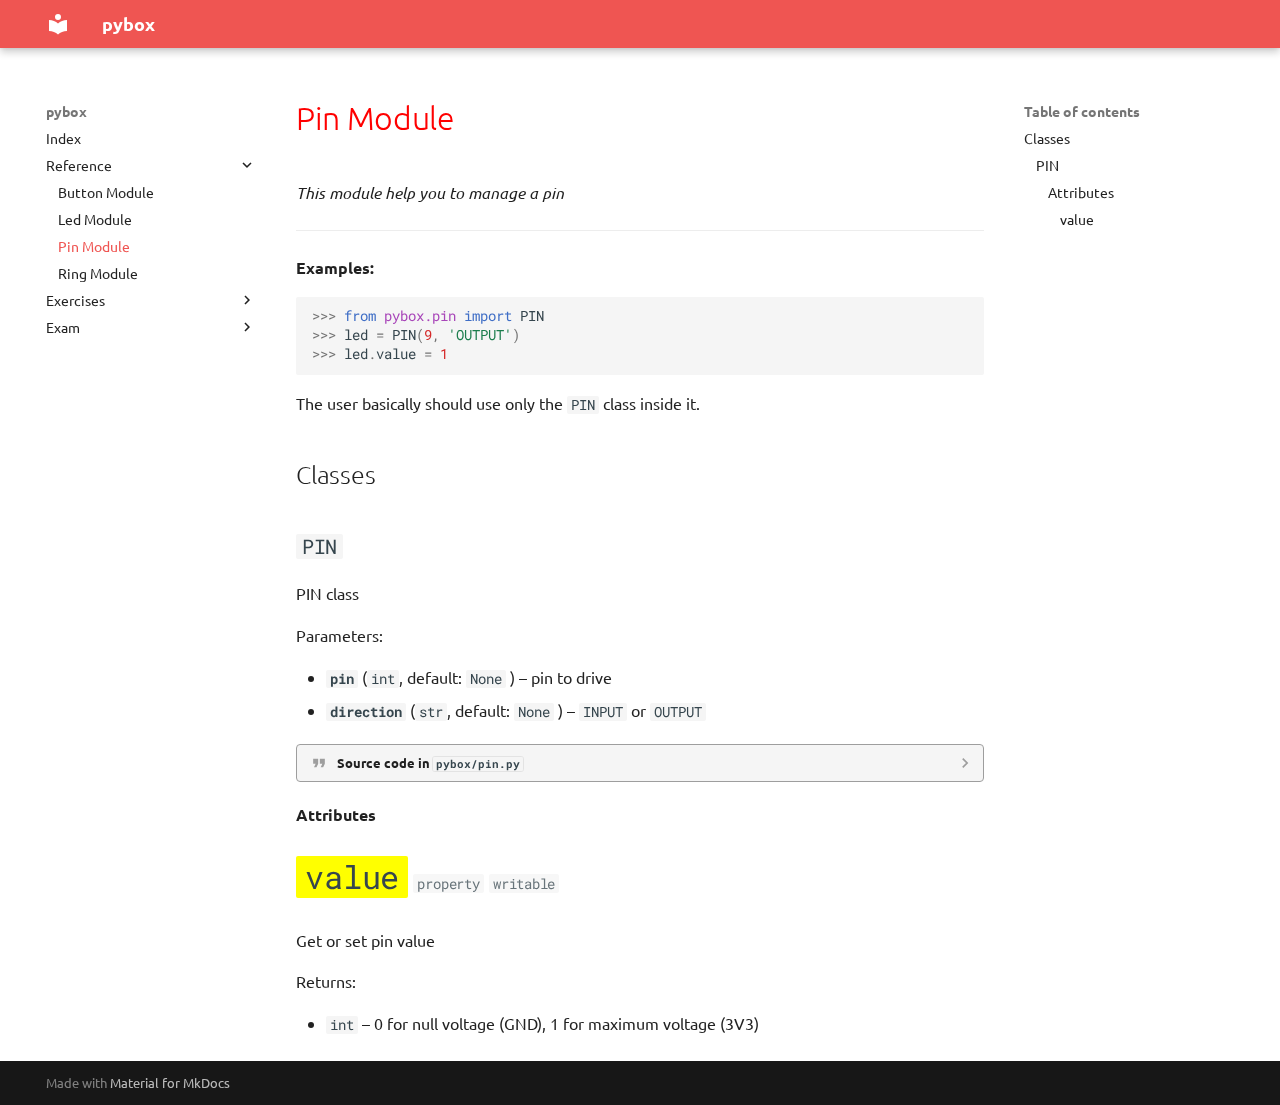
<file: pin/index.html>
<!doctype html>
<html lang="en" class="no-js">
  <head>
    
      <meta charset="utf-8">
      <meta name="viewport" content="width=device-width,initial-scale=1">
      
      
      
      
        <link rel="prev" href="../led/">
      
      
        <link rel="next" href="../ring/">
      
      
      <link rel="icon" href="../assets/images/favicon.png">
      <meta name="generator" content="mkdocs-1.5.3, mkdocs-material-9.4.11">
    
    
      
        <title>Pin Module - pybox</title>
      
    
    
      <link rel="stylesheet" href="../assets/stylesheets/main.fad675c6.min.css">
      
        
        <link rel="stylesheet" href="../assets/stylesheets/palette.356b1318.min.css">
      
      


    
    
      
    
    
      
        
        
        <link rel="preconnect" href="https://fonts.gstatic.com" crossorigin>
        <link rel="stylesheet" href="https://fonts.googleapis.com/css?family=Ubuntu:300,300i,400,400i,700,700i%7CRoboto+Mono:400,400i,700,700i&display=fallback">
        <style>:root{--md-text-font:"Ubuntu";--md-code-font:"Roboto Mono"}</style>
      
    
    
      <link rel="stylesheet" href="../assets/_mkdocstrings.css">
    
      <link rel="stylesheet" href="../stylesheets/extra.css">
    
    <script>__md_scope=new URL("..",location),__md_hash=e=>[...e].reduce((e,_)=>(e<<5)-e+_.charCodeAt(0),0),__md_get=(e,_=localStorage,t=__md_scope)=>JSON.parse(_.getItem(t.pathname+"."+e)),__md_set=(e,_,t=localStorage,a=__md_scope)=>{try{t.setItem(a.pathname+"."+e,JSON.stringify(_))}catch(e){}}</script>
    
      

    
    
    
  </head>
  
  
    
    
    
    
    
    <body dir="ltr" data-md-color-scheme="default" data-md-color-primary="red" data-md-color-accent="indigo">
  
    
    
    <input class="md-toggle" data-md-toggle="drawer" type="checkbox" id="__drawer" autocomplete="off">
    <input class="md-toggle" data-md-toggle="search" type="checkbox" id="__search" autocomplete="off">
    <label class="md-overlay" for="__drawer"></label>
    <div data-md-component="skip">
      
        
        <a href="#pybox.pin-classes" class="md-skip">
          Skip to content
        </a>
      
    </div>
    <div data-md-component="announce">
      
    </div>
    
    
      

  

<header class="md-header md-header--shadow" data-md-component="header">
  <nav class="md-header__inner md-grid" aria-label="Header">
    <a href=".." title="pybox" class="md-header__button md-logo" aria-label="pybox" data-md-component="logo">
      
  
  <svg xmlns="http://www.w3.org/2000/svg" viewBox="0 0 24 24"><path d="M12 8a3 3 0 0 0 3-3 3 3 0 0 0-3-3 3 3 0 0 0-3 3 3 3 0 0 0 3 3m0 3.54C9.64 9.35 6.5 8 3 8v11c3.5 0 6.64 1.35 9 3.54 2.36-2.19 5.5-3.54 9-3.54V8c-3.5 0-6.64 1.35-9 3.54Z"/></svg>

    </a>
    <label class="md-header__button md-icon" for="__drawer">
      
      <svg xmlns="http://www.w3.org/2000/svg" viewBox="0 0 24 24"><path d="M3 6h18v2H3V6m0 5h18v2H3v-2m0 5h18v2H3v-2Z"/></svg>
    </label>
    <div class="md-header__title" data-md-component="header-title">
      <div class="md-header__ellipsis">
        <div class="md-header__topic">
          <span class="md-ellipsis">
            pybox
          </span>
        </div>
        <div class="md-header__topic" data-md-component="header-topic">
          <span class="md-ellipsis">
            
              Pin Module
            
          </span>
        </div>
      </div>
    </div>
    
      
    
    
    
    
  </nav>
  
</header>
    
    <div class="md-container" data-md-component="container">
      
      
        
          
        
      
      <main class="md-main" data-md-component="main">
        <div class="md-main__inner md-grid">
          
            
              
              <div class="md-sidebar md-sidebar--primary" data-md-component="sidebar" data-md-type="navigation" >
                <div class="md-sidebar__scrollwrap">
                  <div class="md-sidebar__inner">
                    



<nav class="md-nav md-nav--primary" aria-label="Navigation" data-md-level="0">
  <label class="md-nav__title" for="__drawer">
    <a href=".." title="pybox" class="md-nav__button md-logo" aria-label="pybox" data-md-component="logo">
      
  
  <svg xmlns="http://www.w3.org/2000/svg" viewBox="0 0 24 24"><path d="M12 8a3 3 0 0 0 3-3 3 3 0 0 0-3-3 3 3 0 0 0-3 3 3 3 0 0 0 3 3m0 3.54C9.64 9.35 6.5 8 3 8v11c3.5 0 6.64 1.35 9 3.54 2.36-2.19 5.5-3.54 9-3.54V8c-3.5 0-6.64 1.35-9 3.54Z"/></svg>

    </a>
    pybox
  </label>
  
  <ul class="md-nav__list" data-md-scrollfix>
    
      
      
  
  
  
    <li class="md-nav__item">
      <a href=".." class="md-nav__link">
        
  
  <span class="md-ellipsis">
    Index
  </span>
  

      </a>
    </li>
  

    
      
      
  
  
    
  
  
    
    
    
    
    
    <li class="md-nav__item md-nav__item--active md-nav__item--nested">
      
        
        
        
        <input class="md-nav__toggle md-toggle " type="checkbox" id="__nav_2" checked>
        
          
          <label class="md-nav__link" for="__nav_2" id="__nav_2_label" tabindex="0">
            
  
  <span class="md-ellipsis">
    Reference
  </span>
  

            <span class="md-nav__icon md-icon"></span>
          </label>
        
        <nav class="md-nav" data-md-level="1" aria-labelledby="__nav_2_label" aria-expanded="true">
          <label class="md-nav__title" for="__nav_2">
            <span class="md-nav__icon md-icon"></span>
            Reference
          </label>
          <ul class="md-nav__list" data-md-scrollfix>
            
              
                
  
  
  
    <li class="md-nav__item">
      <a href="../button/" class="md-nav__link">
        
  
  <span class="md-ellipsis">
    Button Module
  </span>
  

      </a>
    </li>
  

              
            
              
                
  
  
  
    <li class="md-nav__item">
      <a href="../led/" class="md-nav__link">
        
  
  <span class="md-ellipsis">
    Led Module
  </span>
  

      </a>
    </li>
  

              
            
              
                
  
  
    
  
  
    <li class="md-nav__item md-nav__item--active">
      
      <input class="md-nav__toggle md-toggle" type="checkbox" id="__toc">
      
      
      
        <label class="md-nav__link md-nav__link--active" for="__toc">
          
  
  <span class="md-ellipsis">
    Pin Module
  </span>
  

          <span class="md-nav__icon md-icon"></span>
        </label>
      
      <a href="./" class="md-nav__link md-nav__link--active">
        
  
  <span class="md-ellipsis">
    Pin Module
  </span>
  

      </a>
      
        

<nav class="md-nav md-nav--secondary" aria-label="Table of contents">
  
  
  
  
    <label class="md-nav__title" for="__toc">
      <span class="md-nav__icon md-icon"></span>
      Table of contents
    </label>
    <ul class="md-nav__list" data-md-component="toc" data-md-scrollfix>
      
        <li class="md-nav__item">
  <a href="#pybox.pin-classes" class="md-nav__link">
    <span class="md-ellipsis">
      Classes
    </span>
  </a>
  
    <nav class="md-nav" aria-label="Classes">
      <ul class="md-nav__list">
        
          <li class="md-nav__item">
  <a href="#pybox.pin.PIN" class="md-nav__link">
    <span class="md-ellipsis">
      PIN
    </span>
  </a>
  
    <nav class="md-nav" aria-label="PIN">
      <ul class="md-nav__list">
        
          <li class="md-nav__item">
  <a href="#pybox.pin.PIN-attributes" class="md-nav__link">
    <span class="md-ellipsis">
      Attributes
    </span>
  </a>
  
    <nav class="md-nav" aria-label="Attributes">
      <ul class="md-nav__list">
        
          <li class="md-nav__item">
  <a href="#pybox.pin.PIN.value" class="md-nav__link">
    <span class="md-ellipsis">
      value
    </span>
  </a>
  
</li>
        
      </ul>
    </nav>
  
</li>
        
      </ul>
    </nav>
  
</li>
        
      </ul>
    </nav>
  
</li>
      
    </ul>
  
</nav>
      
    </li>
  

              
            
              
                
  
  
  
    <li class="md-nav__item">
      <a href="../ring/" class="md-nav__link">
        
  
  <span class="md-ellipsis">
    Ring Module
  </span>
  

      </a>
    </li>
  

              
            
          </ul>
        </nav>
      
    </li>
  

    
      
      
  
  
  
    
    
    
    
    
    <li class="md-nav__item md-nav__item--nested">
      
        
        
        
        <input class="md-nav__toggle md-toggle " type="checkbox" id="__nav_3" >
        
          
          <label class="md-nav__link" for="__nav_3" id="__nav_3_label" tabindex="0">
            
  
  <span class="md-ellipsis">
    Exercises
  </span>
  

            <span class="md-nav__icon md-icon"></span>
          </label>
        
        <nav class="md-nav" data-md-level="1" aria-labelledby="__nav_3_label" aria-expanded="false">
          <label class="md-nav__title" for="__nav_3">
            <span class="md-nav__icon md-icon"></span>
            Exercises
          </label>
          <ul class="md-nav__list" data-md-scrollfix>
            
              
                
  
  
  
    <li class="md-nav__item">
      <a href="../tut_button/" class="md-nav__link">
        
  
  <span class="md-ellipsis">
    Button
  </span>
  

      </a>
    </li>
  

              
            
              
                
  
  
  
    <li class="md-nav__item">
      <a href="../tut_led/" class="md-nav__link">
        
  
  <span class="md-ellipsis">
    Led
  </span>
  

      </a>
    </li>
  

              
            
              
                
  
  
  
    <li class="md-nav__item">
      <a href="../tut_ring/" class="md-nav__link">
        
  
  <span class="md-ellipsis">
    Ring
  </span>
  

      </a>
    </li>
  

              
            
          </ul>
        </nav>
      
    </li>
  

    
      
      
  
  
  
    
    
    
    
    
    <li class="md-nav__item md-nav__item--nested">
      
        
        
        
        <input class="md-nav__toggle md-toggle " type="checkbox" id="__nav_4" >
        
          
          <label class="md-nav__link" for="__nav_4" id="__nav_4_label" tabindex="0">
            
  
  <span class="md-ellipsis">
    Exam
  </span>
  

            <span class="md-nav__icon md-icon"></span>
          </label>
        
        <nav class="md-nav" data-md-level="1" aria-labelledby="__nav_4_label" aria-expanded="false">
          <label class="md-nav__title" for="__nav_4">
            <span class="md-nav__icon md-icon"></span>
            Exam
          </label>
          <ul class="md-nav__list" data-md-scrollfix>
            
              
                
  
  
  
    <li class="md-nav__item">
      <a href="../esame/" class="md-nav__link">
        
  
  <span class="md-ellipsis">
    Esercitazioni
  </span>
  

      </a>
    </li>
  

              
            
          </ul>
        </nav>
      
    </li>
  

    
  </ul>
</nav>
                  </div>
                </div>
              </div>
            
            
              
              <div class="md-sidebar md-sidebar--secondary" data-md-component="sidebar" data-md-type="toc" >
                <div class="md-sidebar__scrollwrap">
                  <div class="md-sidebar__inner">
                    

<nav class="md-nav md-nav--secondary" aria-label="Table of contents">
  
  
  
  
    <label class="md-nav__title" for="__toc">
      <span class="md-nav__icon md-icon"></span>
      Table of contents
    </label>
    <ul class="md-nav__list" data-md-component="toc" data-md-scrollfix>
      
        <li class="md-nav__item">
  <a href="#pybox.pin-classes" class="md-nav__link">
    <span class="md-ellipsis">
      Classes
    </span>
  </a>
  
    <nav class="md-nav" aria-label="Classes">
      <ul class="md-nav__list">
        
          <li class="md-nav__item">
  <a href="#pybox.pin.PIN" class="md-nav__link">
    <span class="md-ellipsis">
      PIN
    </span>
  </a>
  
    <nav class="md-nav" aria-label="PIN">
      <ul class="md-nav__list">
        
          <li class="md-nav__item">
  <a href="#pybox.pin.PIN-attributes" class="md-nav__link">
    <span class="md-ellipsis">
      Attributes
    </span>
  </a>
  
    <nav class="md-nav" aria-label="Attributes">
      <ul class="md-nav__list">
        
          <li class="md-nav__item">
  <a href="#pybox.pin.PIN.value" class="md-nav__link">
    <span class="md-ellipsis">
      value
    </span>
  </a>
  
</li>
        
      </ul>
    </nav>
  
</li>
        
      </ul>
    </nav>
  
</li>
        
      </ul>
    </nav>
  
</li>
      
    </ul>
  
</nav>
                  </div>
                </div>
              </div>
            
          
          
            <div class="md-content" data-md-component="content">
              <article class="md-content__inner md-typeset">
                
                  


  <h1>Pin Module</h1>

<div class="doc doc-object doc-module">




  <div class="doc doc-contents first">
  
      <p><em>This module help you to manage a pin</em></p>
<hr />



<p><strong>Examples:</strong></p>
    <div class="highlight"><pre><span></span><code><span class="gp">&gt;&gt;&gt; </span><span class="kn">from</span> <span class="nn">pybox.pin</span> <span class="kn">import</span> <span class="n">PIN</span>
<span class="gp">&gt;&gt;&gt; </span><span class="n">led</span> <span class="o">=</span> <span class="n">PIN</span><span class="p">(</span><span class="mi">9</span><span class="p">,</span> <span class="s1">&#39;OUTPUT&#39;</span><span class="p">)</span>
<span class="gp">&gt;&gt;&gt; </span><span class="n">led</span><span class="o">.</span><span class="n">value</span> <span class="o">=</span> <span class="mi">1</span>
</code></pre></div>
      <p>The user basically should use only the <code>PIN</code> class inside it.</p>

  

  <div class="doc doc-children">






<h2 id="pybox.pin-classes">Classes</h2>

<div class="doc doc-object doc-class">




<h3 id="pybox.pin.PIN" class="doc doc-heading">
          <code>PIN</code>


</h3>


  <div class="doc doc-contents ">

  
      <p>PIN class</p>



  <p>Parameters:</p>
  <ul>
      <li class="field-body">
        <b><code>pin</code></b>
            (<code>int</code>, default:
                <code>None</code>
)
        –
        <div class="doc-md-description">
          <p>pin to drive</p>
        </div>
      </li>
      <li class="field-body">
        <b><code>direction</code></b>
            (<code>str</code>, default:
                <code>None</code>
)
        –
        <div class="doc-md-description">
          <p><code>INPUT</code> or <code>OUTPUT</code></p>
        </div>
      </li>
  </ul>

            <details class="quote">
              <summary>Source code in <code>pybox/pin.py</code></summary>
              <div class="highlight"><table class="highlighttable"><tr><td class="linenos"><div class="linenodiv"><pre><span></span><span class="normal">18</span>
<span class="normal">19</span>
<span class="normal">20</span>
<span class="normal">21</span>
<span class="normal">22</span>
<span class="normal">23</span>
<span class="normal">24</span>
<span class="normal">25</span>
<span class="normal">26</span>
<span class="normal">27</span>
<span class="normal">28</span>
<span class="normal">29</span>
<span class="normal">30</span>
<span class="normal">31</span>
<span class="normal">32</span>
<span class="normal">33</span>
<span class="normal">34</span>
<span class="normal">35</span>
<span class="normal">36</span>
<span class="normal">37</span>
<span class="normal">38</span>
<span class="normal">39</span>
<span class="normal">40</span>
<span class="normal">41</span>
<span class="normal">42</span>
<span class="normal">43</span>
<span class="normal">44</span>
<span class="normal">45</span>
<span class="normal">46</span>
<span class="normal">47</span>
<span class="normal">48</span>
<span class="normal">49</span>
<span class="normal">50</span></pre></div></td><td class="code"><div><pre><span></span><code><span class="k">class</span> <span class="nc">PIN</span><span class="p">:</span>
<span class="w">    </span><span class="sd">&quot;&quot;&quot;PIN class</span>

<span class="sd">    Args:</span>
<span class="sd">        pin (int): pin to drive</span>
<span class="sd">        direction (str): `INPUT` or `OUTPUT`</span>
<span class="sd">    &quot;&quot;&quot;</span>

    <span class="k">def</span> <span class="fm">__init__</span><span class="p">(</span><span class="bp">self</span><span class="p">,</span> <span class="n">pin</span><span class="p">:</span> <span class="nb">int</span> <span class="o">=</span> <span class="kc">None</span><span class="p">,</span> <span class="n">direction</span><span class="p">:</span> <span class="nb">str</span> <span class="o">=</span> <span class="kc">None</span><span class="p">):</span>
        <span class="n">n_pin</span> <span class="o">=</span> <span class="nb">getattr</span><span class="p">(</span><span class="n">board</span><span class="p">,</span> <span class="sa">f</span><span class="s1">&#39;GP</span><span class="si">{</span><span class="n">pin</span><span class="si">}</span><span class="s1">&#39;</span><span class="p">)</span>
        <span class="bp">self</span><span class="o">.</span><span class="n">_pin</span> <span class="o">=</span> <span class="n">digitalio</span><span class="o">.</span><span class="n">DigitalInOut</span><span class="p">(</span><span class="n">n_pin</span><span class="p">)</span>

        <span class="k">if</span> <span class="n">direction</span> <span class="ow">in</span> <span class="p">[</span><span class="s1">&#39;INPUT&#39;</span><span class="p">,</span> <span class="s1">&#39;OUTPUT&#39;</span><span class="p">]:</span>
            <span class="n">_dir</span> <span class="o">=</span> <span class="nb">getattr</span><span class="p">(</span><span class="n">digitalio</span><span class="o">.</span><span class="n">Direction</span><span class="p">,</span> <span class="n">direction</span><span class="p">)</span>
            <span class="bp">self</span><span class="o">.</span><span class="n">_pin</span><span class="o">.</span><span class="n">direction</span> <span class="o">=</span> <span class="n">_dir</span>
        <span class="k">else</span><span class="p">:</span>
            <span class="k">raise</span> <span class="ne">ValueError</span><span class="p">(</span>
                <span class="s2">&quot;Please choose one of the following options: &#39;INPUT&#39;,&#39;OUTPUT&#39;&quot;</span><span class="p">)</span>

        <span class="bp">self</span><span class="o">.</span><span class="n">_value</span> <span class="o">=</span> <span class="mi">0</span>

    <span class="nd">@property</span>
    <span class="k">def</span> <span class="nf">value</span><span class="p">(</span><span class="bp">self</span><span class="p">):</span>
<span class="w">        </span><span class="sd">&quot;&quot;&quot;Get or set pin value</span>

<span class="sd">        Returns:</span>
<span class="sd">            (int): 0 for null voltage (GND), 1 for maximum voltage (3V3)</span>
<span class="sd">        &quot;&quot;&quot;</span>
        <span class="k">return</span> <span class="mi">1</span> <span class="k">if</span> <span class="bp">self</span><span class="o">.</span><span class="n">_pin</span><span class="o">.</span><span class="n">value</span> <span class="k">else</span> <span class="mi">0</span>

    <span class="nd">@value</span><span class="o">.</span><span class="n">setter</span>
    <span class="k">def</span> <span class="nf">value</span><span class="p">(</span><span class="bp">self</span><span class="p">,</span> <span class="n">val</span><span class="p">:</span> <span class="nb">int</span> <span class="o">=</span> <span class="mi">0</span><span class="p">):</span>
        <span class="bp">self</span><span class="o">.</span><span class="n">_pin</span><span class="o">.</span><span class="n">value</span> <span class="o">=</span> <span class="nb">bool</span><span class="p">(</span><span class="n">val</span><span class="p">)</span>
</code></pre></div></td></tr></table></div>
            </details>

  

  <div class="doc doc-children">





<h4 id="pybox.pin.PIN-attributes">Attributes</h4>

<div class="doc doc-object doc-attribute">




<h5 id="pybox.pin.PIN.value" class="doc doc-heading">
          <code class="highlight language-python"><span class="n">value</span></code>
  
  <span class="doc doc-labels">
      <small class="doc doc-label doc-label-property"><code>property</code></small>
      <small class="doc doc-label doc-label-writable"><code>writable</code></small>
  </span>

</h5>


  <div class="doc doc-contents ">
  
      <p>Get or set pin value</p>



  <p>Returns:</p>
  <ul>
      <li class="field-body">
            <code>int</code>
        –
        <div class="doc-md-description">
          <p>0 for null voltage (GND), 1 for maximum voltage (3V3)</p>
      </div>
      </li>
  </ul>
  </div>

</div>





  </div>

  </div>

</div>




  </div>

  </div>

</div>





                
              </article>
            </div>
          
          
        </div>
        
      </main>
      
        <footer class="md-footer">
  
  <div class="md-footer-meta md-typeset">
    <div class="md-footer-meta__inner md-grid">
      <div class="md-copyright">
  
  
    Made with
    <a href="https://squidfunk.github.io/mkdocs-material/" target="_blank" rel="noopener">
      Material for MkDocs
    </a>
  
</div>
      
    </div>
  </div>
</footer>
      
    </div>
    <div class="md-dialog" data-md-component="dialog">
      <div class="md-dialog__inner md-typeset"></div>
    </div>
    
    
    <script id="__config" type="application/json">{"base": "..", "features": [], "search": "../assets/javascripts/workers/search.f886a092.min.js", "translations": {"clipboard.copied": "Copied to clipboard", "clipboard.copy": "Copy to clipboard", "search.result.more.one": "1 more on this page", "search.result.more.other": "# more on this page", "search.result.none": "No matching documents", "search.result.one": "1 matching document", "search.result.other": "# matching documents", "search.result.placeholder": "Type to start searching", "search.result.term.missing": "Missing", "select.version": "Select version"}}</script>
    
    
      <script src="../assets/javascripts/bundle.6c14ae12.min.js"></script>
      
    
  </body>
</html>
</file>
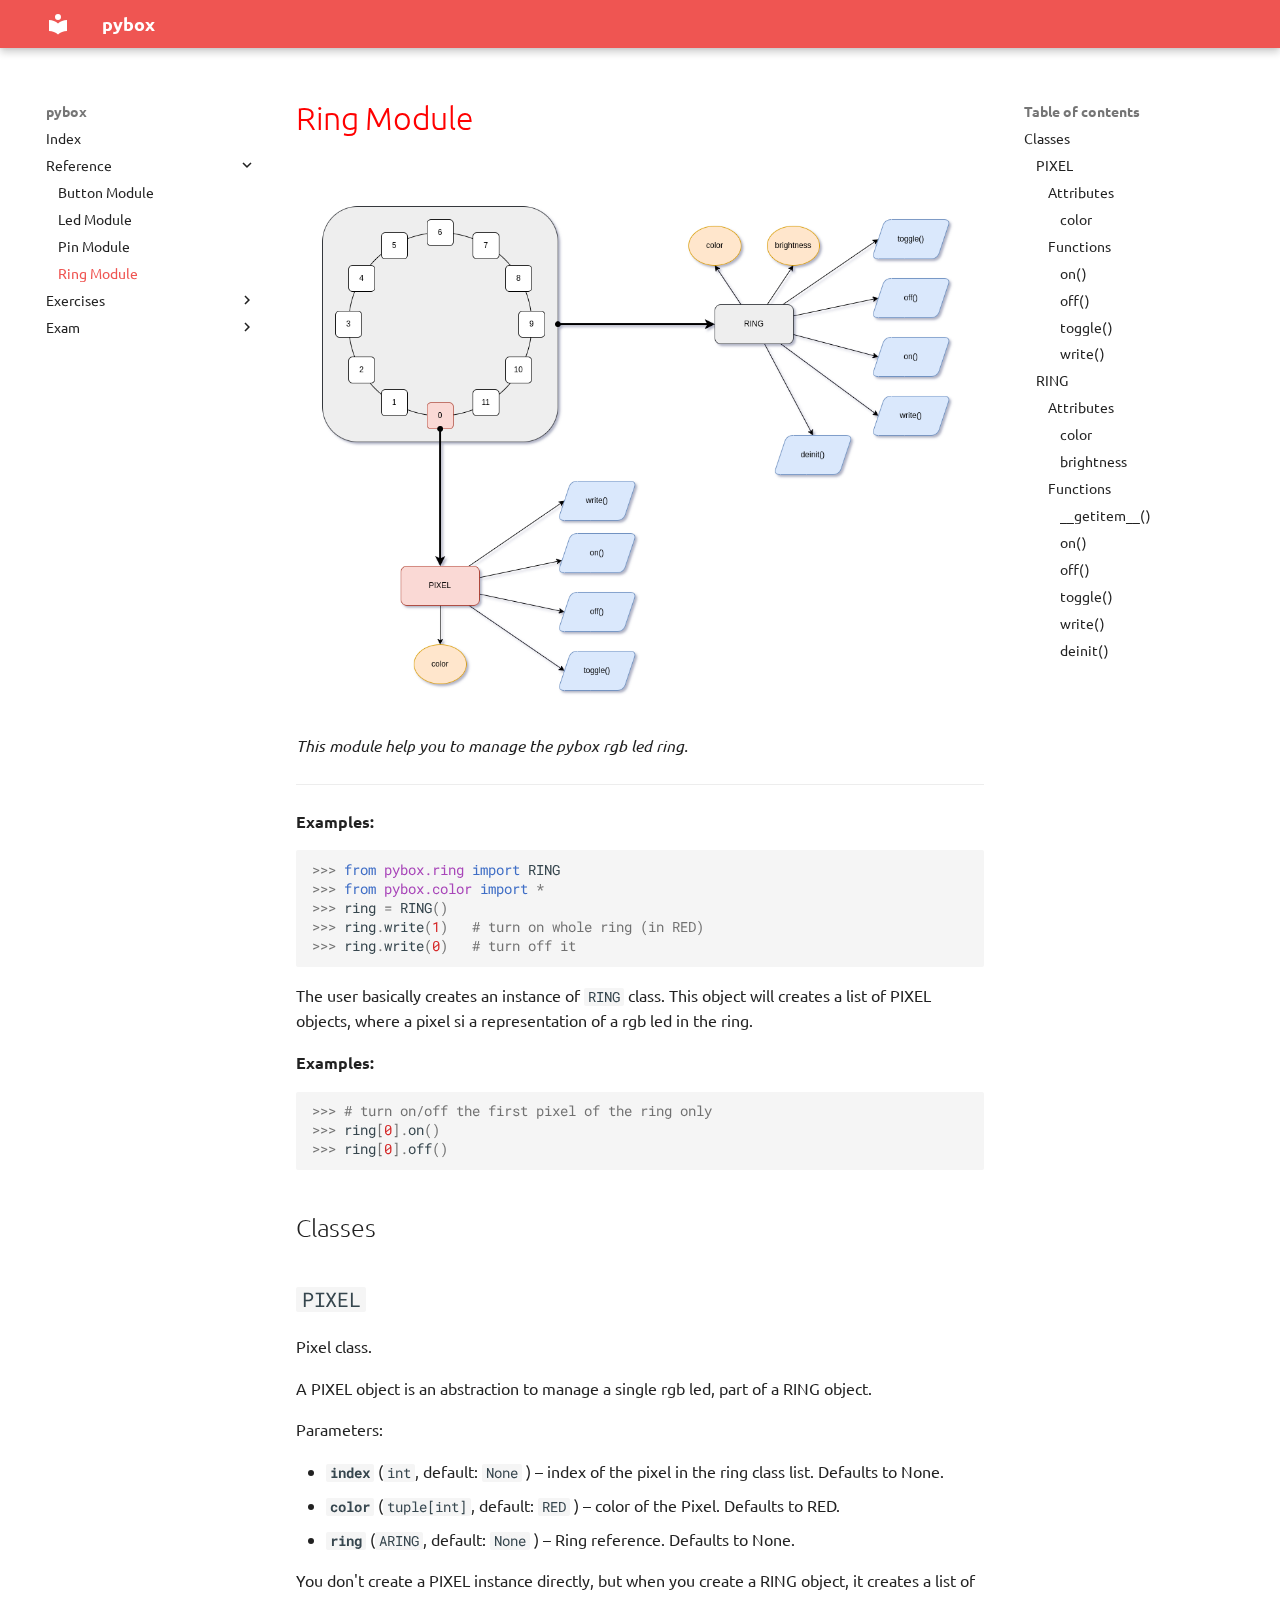
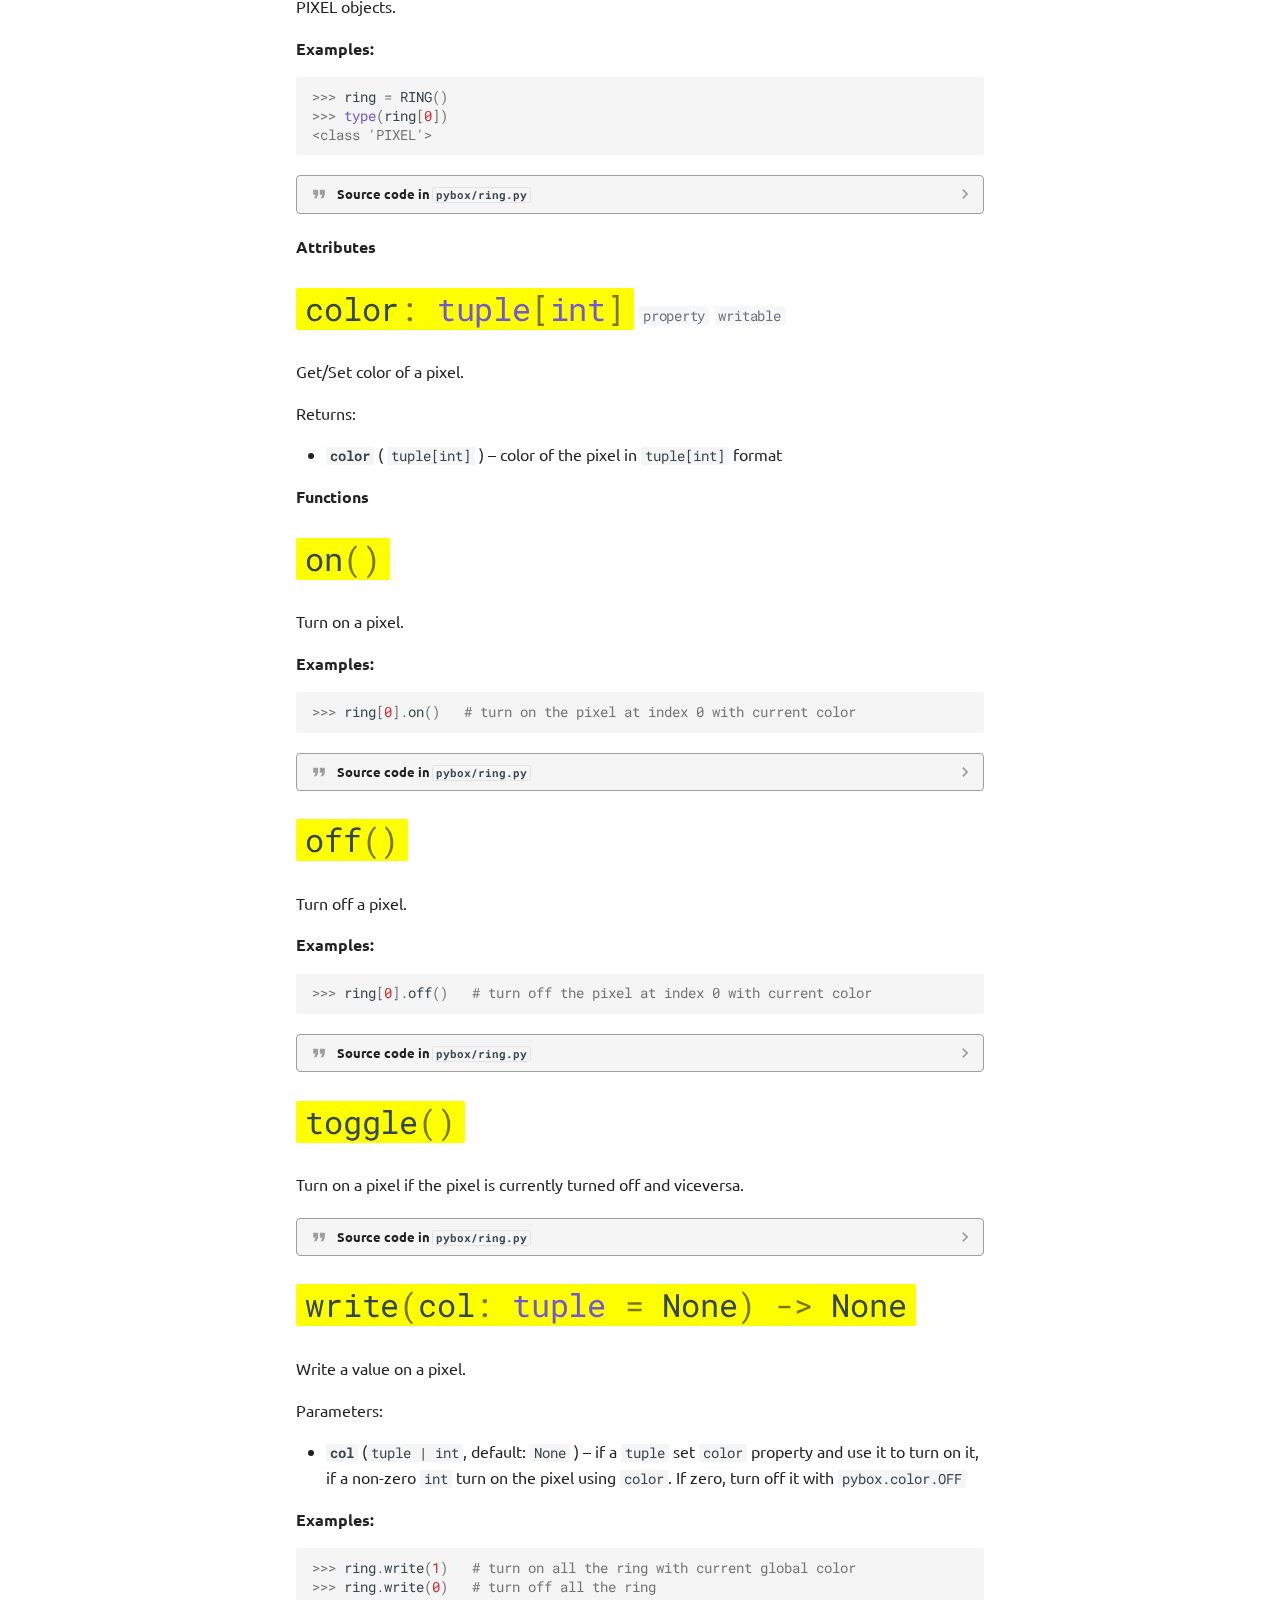
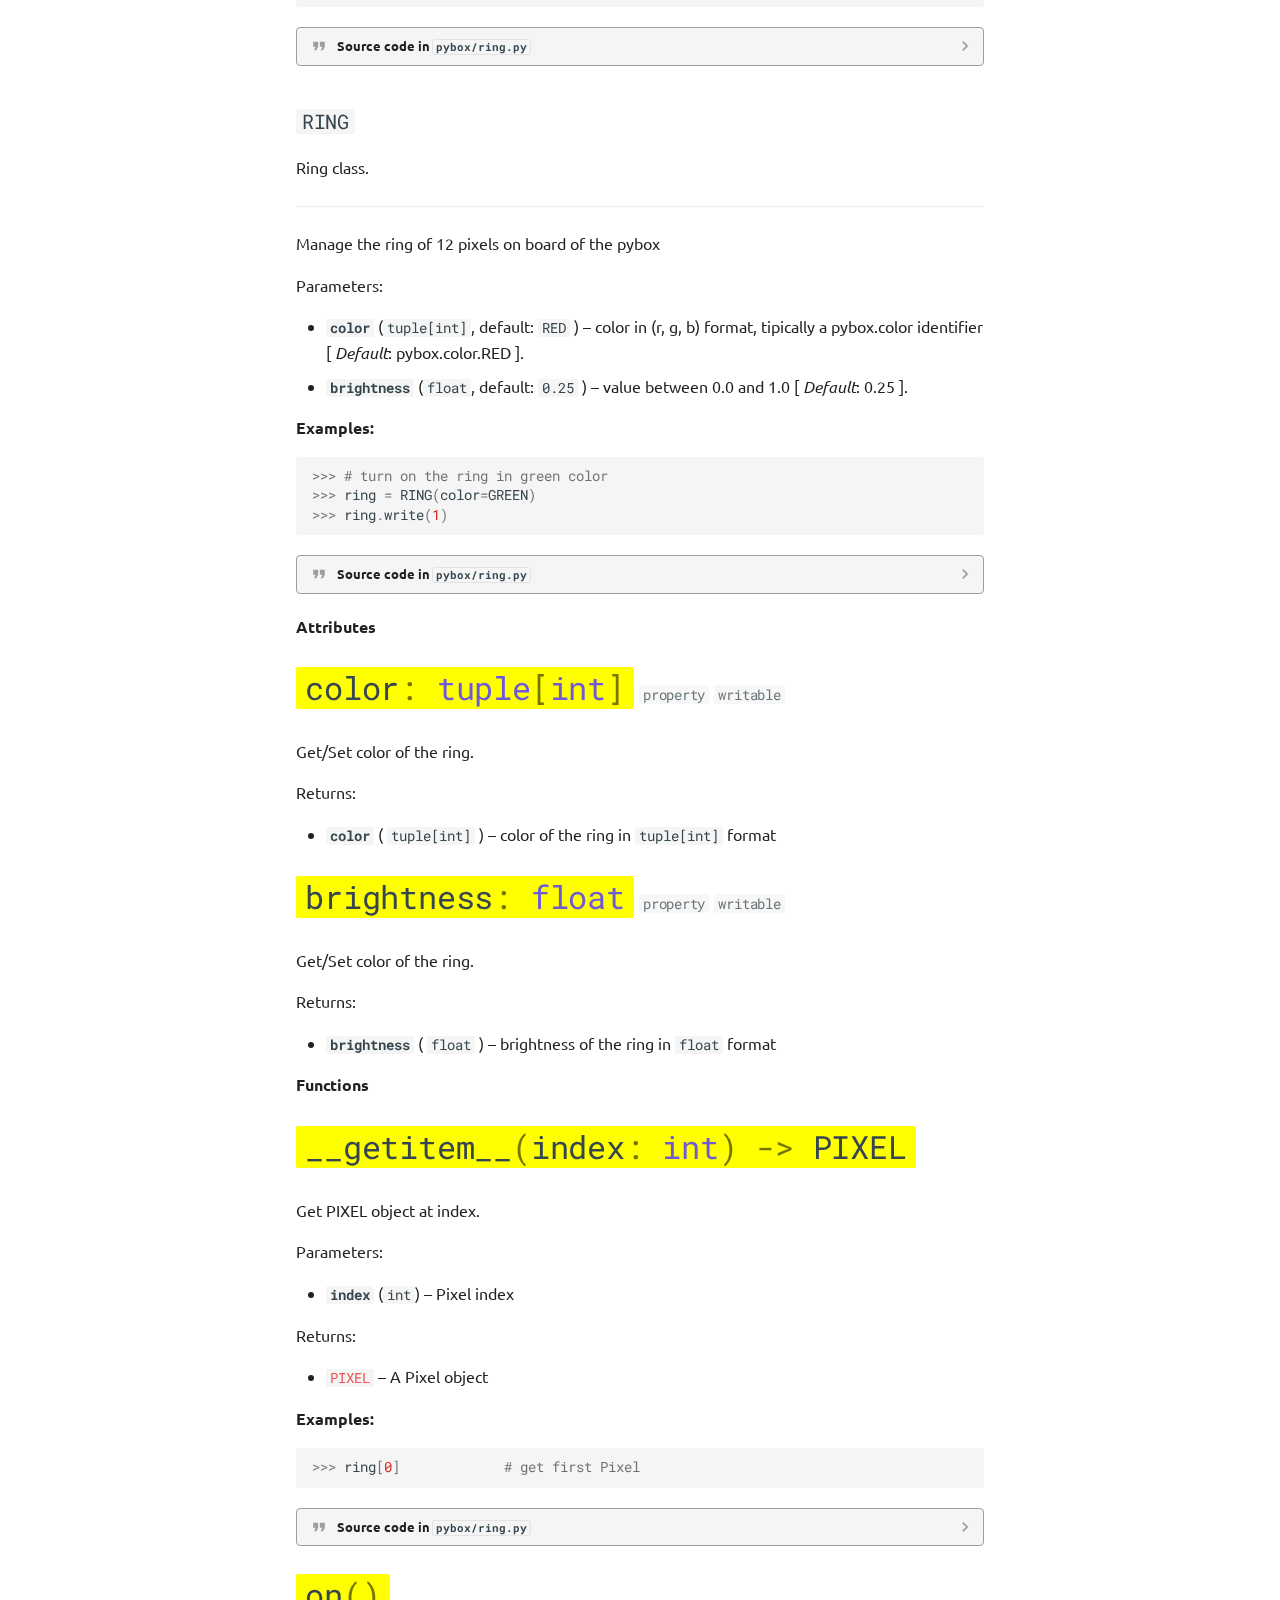
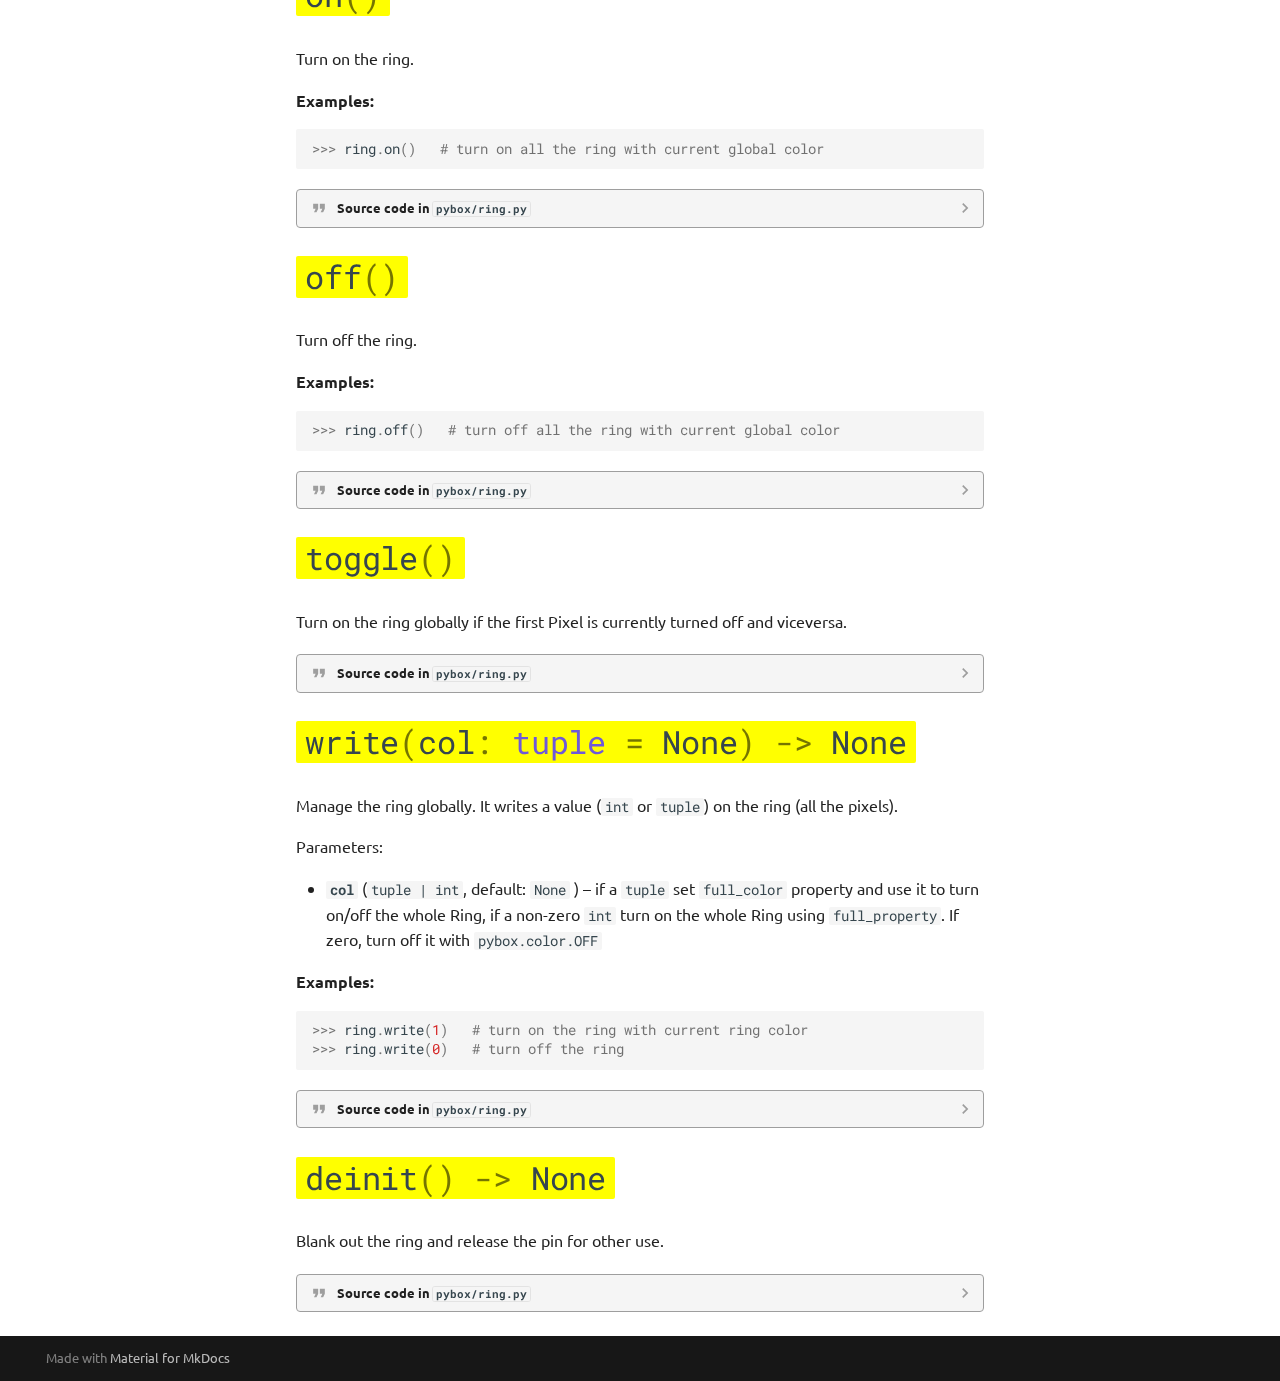
<file: ring/index.html>
<!doctype html>
<html lang="en" class="no-js">
  <head>
    
      <meta charset="utf-8">
      <meta name="viewport" content="width=device-width,initial-scale=1">
      
      
      
      
        <link rel="prev" href="../pin/">
      
      
        <link rel="next" href="../tut_button/">
      
      
      <link rel="icon" href="../assets/images/favicon.png">
      <meta name="generator" content="mkdocs-1.5.3, mkdocs-material-9.4.11">
    
    
      
        <title>Ring Module - pybox</title>
      
    
    
      <link rel="stylesheet" href="../assets/stylesheets/main.fad675c6.min.css">
      
        
        <link rel="stylesheet" href="../assets/stylesheets/palette.356b1318.min.css">
      
      


    
    
      
    
    
      
        
        
        <link rel="preconnect" href="https://fonts.gstatic.com" crossorigin>
        <link rel="stylesheet" href="https://fonts.googleapis.com/css?family=Ubuntu:300,300i,400,400i,700,700i%7CRoboto+Mono:400,400i,700,700i&display=fallback">
        <style>:root{--md-text-font:"Ubuntu";--md-code-font:"Roboto Mono"}</style>
      
    
    
      <link rel="stylesheet" href="../assets/_mkdocstrings.css">
    
      <link rel="stylesheet" href="../stylesheets/extra.css">
    
    <script>__md_scope=new URL("..",location),__md_hash=e=>[...e].reduce((e,_)=>(e<<5)-e+_.charCodeAt(0),0),__md_get=(e,_=localStorage,t=__md_scope)=>JSON.parse(_.getItem(t.pathname+"."+e)),__md_set=(e,_,t=localStorage,a=__md_scope)=>{try{t.setItem(a.pathname+"."+e,JSON.stringify(_))}catch(e){}}</script>
    
      

    
    
    
  </head>
  
  
    
    
    
    
    
    <body dir="ltr" data-md-color-scheme="default" data-md-color-primary="red" data-md-color-accent="indigo">
  
    
    
    <input class="md-toggle" data-md-toggle="drawer" type="checkbox" id="__drawer" autocomplete="off">
    <input class="md-toggle" data-md-toggle="search" type="checkbox" id="__search" autocomplete="off">
    <label class="md-overlay" for="__drawer"></label>
    <div data-md-component="skip">
      
        
        <a href="#pybox.ring-classes" class="md-skip">
          Skip to content
        </a>
      
    </div>
    <div data-md-component="announce">
      
    </div>
    
    
      

  

<header class="md-header md-header--shadow" data-md-component="header">
  <nav class="md-header__inner md-grid" aria-label="Header">
    <a href=".." title="pybox" class="md-header__button md-logo" aria-label="pybox" data-md-component="logo">
      
  
  <svg xmlns="http://www.w3.org/2000/svg" viewBox="0 0 24 24"><path d="M12 8a3 3 0 0 0 3-3 3 3 0 0 0-3-3 3 3 0 0 0-3 3 3 3 0 0 0 3 3m0 3.54C9.64 9.35 6.5 8 3 8v11c3.5 0 6.64 1.35 9 3.54 2.36-2.19 5.5-3.54 9-3.54V8c-3.5 0-6.64 1.35-9 3.54Z"/></svg>

    </a>
    <label class="md-header__button md-icon" for="__drawer">
      
      <svg xmlns="http://www.w3.org/2000/svg" viewBox="0 0 24 24"><path d="M3 6h18v2H3V6m0 5h18v2H3v-2m0 5h18v2H3v-2Z"/></svg>
    </label>
    <div class="md-header__title" data-md-component="header-title">
      <div class="md-header__ellipsis">
        <div class="md-header__topic">
          <span class="md-ellipsis">
            pybox
          </span>
        </div>
        <div class="md-header__topic" data-md-component="header-topic">
          <span class="md-ellipsis">
            
              Ring Module
            
          </span>
        </div>
      </div>
    </div>
    
      
    
    
    
    
  </nav>
  
</header>
    
    <div class="md-container" data-md-component="container">
      
      
        
          
        
      
      <main class="md-main" data-md-component="main">
        <div class="md-main__inner md-grid">
          
            
              
              <div class="md-sidebar md-sidebar--primary" data-md-component="sidebar" data-md-type="navigation" >
                <div class="md-sidebar__scrollwrap">
                  <div class="md-sidebar__inner">
                    



<nav class="md-nav md-nav--primary" aria-label="Navigation" data-md-level="0">
  <label class="md-nav__title" for="__drawer">
    <a href=".." title="pybox" class="md-nav__button md-logo" aria-label="pybox" data-md-component="logo">
      
  
  <svg xmlns="http://www.w3.org/2000/svg" viewBox="0 0 24 24"><path d="M12 8a3 3 0 0 0 3-3 3 3 0 0 0-3-3 3 3 0 0 0-3 3 3 3 0 0 0 3 3m0 3.54C9.64 9.35 6.5 8 3 8v11c3.5 0 6.64 1.35 9 3.54 2.36-2.19 5.5-3.54 9-3.54V8c-3.5 0-6.64 1.35-9 3.54Z"/></svg>

    </a>
    pybox
  </label>
  
  <ul class="md-nav__list" data-md-scrollfix>
    
      
      
  
  
  
    <li class="md-nav__item">
      <a href=".." class="md-nav__link">
        
  
  <span class="md-ellipsis">
    Index
  </span>
  

      </a>
    </li>
  

    
      
      
  
  
    
  
  
    
    
    
    
    
    <li class="md-nav__item md-nav__item--active md-nav__item--nested">
      
        
        
        
        <input class="md-nav__toggle md-toggle " type="checkbox" id="__nav_2" checked>
        
          
          <label class="md-nav__link" for="__nav_2" id="__nav_2_label" tabindex="0">
            
  
  <span class="md-ellipsis">
    Reference
  </span>
  

            <span class="md-nav__icon md-icon"></span>
          </label>
        
        <nav class="md-nav" data-md-level="1" aria-labelledby="__nav_2_label" aria-expanded="true">
          <label class="md-nav__title" for="__nav_2">
            <span class="md-nav__icon md-icon"></span>
            Reference
          </label>
          <ul class="md-nav__list" data-md-scrollfix>
            
              
                
  
  
  
    <li class="md-nav__item">
      <a href="../button/" class="md-nav__link">
        
  
  <span class="md-ellipsis">
    Button Module
  </span>
  

      </a>
    </li>
  

              
            
              
                
  
  
  
    <li class="md-nav__item">
      <a href="../led/" class="md-nav__link">
        
  
  <span class="md-ellipsis">
    Led Module
  </span>
  

      </a>
    </li>
  

              
            
              
                
  
  
  
    <li class="md-nav__item">
      <a href="../pin/" class="md-nav__link">
        
  
  <span class="md-ellipsis">
    Pin Module
  </span>
  

      </a>
    </li>
  

              
            
              
                
  
  
    
  
  
    <li class="md-nav__item md-nav__item--active">
      
      <input class="md-nav__toggle md-toggle" type="checkbox" id="__toc">
      
      
      
        <label class="md-nav__link md-nav__link--active" for="__toc">
          
  
  <span class="md-ellipsis">
    Ring Module
  </span>
  

          <span class="md-nav__icon md-icon"></span>
        </label>
      
      <a href="./" class="md-nav__link md-nav__link--active">
        
  
  <span class="md-ellipsis">
    Ring Module
  </span>
  

      </a>
      
        

<nav class="md-nav md-nav--secondary" aria-label="Table of contents">
  
  
  
  
    <label class="md-nav__title" for="__toc">
      <span class="md-nav__icon md-icon"></span>
      Table of contents
    </label>
    <ul class="md-nav__list" data-md-component="toc" data-md-scrollfix>
      
        <li class="md-nav__item">
  <a href="#pybox.ring-classes" class="md-nav__link">
    <span class="md-ellipsis">
      Classes
    </span>
  </a>
  
    <nav class="md-nav" aria-label="Classes">
      <ul class="md-nav__list">
        
          <li class="md-nav__item">
  <a href="#pybox.ring.PIXEL" class="md-nav__link">
    <span class="md-ellipsis">
      PIXEL
    </span>
  </a>
  
    <nav class="md-nav" aria-label="PIXEL">
      <ul class="md-nav__list">
        
          <li class="md-nav__item">
  <a href="#pybox.ring.PIXEL-attributes" class="md-nav__link">
    <span class="md-ellipsis">
      Attributes
    </span>
  </a>
  
    <nav class="md-nav" aria-label="Attributes">
      <ul class="md-nav__list">
        
          <li class="md-nav__item">
  <a href="#pybox.ring.PIXEL.color" class="md-nav__link">
    <span class="md-ellipsis">
      color
    </span>
  </a>
  
</li>
        
      </ul>
    </nav>
  
</li>
        
          <li class="md-nav__item">
  <a href="#pybox.ring.PIXEL-functions" class="md-nav__link">
    <span class="md-ellipsis">
      Functions
    </span>
  </a>
  
    <nav class="md-nav" aria-label="Functions">
      <ul class="md-nav__list">
        
          <li class="md-nav__item">
  <a href="#pybox.ring.PIXEL.on" class="md-nav__link">
    <span class="md-ellipsis">
      on()
    </span>
  </a>
  
</li>
        
          <li class="md-nav__item">
  <a href="#pybox.ring.PIXEL.off" class="md-nav__link">
    <span class="md-ellipsis">
      off()
    </span>
  </a>
  
</li>
        
          <li class="md-nav__item">
  <a href="#pybox.ring.PIXEL.toggle" class="md-nav__link">
    <span class="md-ellipsis">
      toggle()
    </span>
  </a>
  
</li>
        
          <li class="md-nav__item">
  <a href="#pybox.ring.PIXEL.write" class="md-nav__link">
    <span class="md-ellipsis">
      write()
    </span>
  </a>
  
</li>
        
      </ul>
    </nav>
  
</li>
        
      </ul>
    </nav>
  
</li>
        
          <li class="md-nav__item">
  <a href="#pybox.ring.RING" class="md-nav__link">
    <span class="md-ellipsis">
      RING
    </span>
  </a>
  
    <nav class="md-nav" aria-label="RING">
      <ul class="md-nav__list">
        
          <li class="md-nav__item">
  <a href="#pybox.ring.RING-attributes" class="md-nav__link">
    <span class="md-ellipsis">
      Attributes
    </span>
  </a>
  
    <nav class="md-nav" aria-label="Attributes">
      <ul class="md-nav__list">
        
          <li class="md-nav__item">
  <a href="#pybox.ring.RING.color" class="md-nav__link">
    <span class="md-ellipsis">
      color
    </span>
  </a>
  
</li>
        
          <li class="md-nav__item">
  <a href="#pybox.ring.RING.brightness" class="md-nav__link">
    <span class="md-ellipsis">
      brightness
    </span>
  </a>
  
</li>
        
      </ul>
    </nav>
  
</li>
        
          <li class="md-nav__item">
  <a href="#pybox.ring.RING-functions" class="md-nav__link">
    <span class="md-ellipsis">
      Functions
    </span>
  </a>
  
    <nav class="md-nav" aria-label="Functions">
      <ul class="md-nav__list">
        
          <li class="md-nav__item">
  <a href="#pybox.ring.RING.__getitem__" class="md-nav__link">
    <span class="md-ellipsis">
      __getitem__()
    </span>
  </a>
  
</li>
        
          <li class="md-nav__item">
  <a href="#pybox.ring.RING.on" class="md-nav__link">
    <span class="md-ellipsis">
      on()
    </span>
  </a>
  
</li>
        
          <li class="md-nav__item">
  <a href="#pybox.ring.RING.off" class="md-nav__link">
    <span class="md-ellipsis">
      off()
    </span>
  </a>
  
</li>
        
          <li class="md-nav__item">
  <a href="#pybox.ring.RING.toggle" class="md-nav__link">
    <span class="md-ellipsis">
      toggle()
    </span>
  </a>
  
</li>
        
          <li class="md-nav__item">
  <a href="#pybox.ring.RING.write" class="md-nav__link">
    <span class="md-ellipsis">
      write()
    </span>
  </a>
  
</li>
        
          <li class="md-nav__item">
  <a href="#pybox.ring.RING.deinit" class="md-nav__link">
    <span class="md-ellipsis">
      deinit()
    </span>
  </a>
  
</li>
        
      </ul>
    </nav>
  
</li>
        
      </ul>
    </nav>
  
</li>
        
      </ul>
    </nav>
  
</li>
      
    </ul>
  
</nav>
      
    </li>
  

              
            
          </ul>
        </nav>
      
    </li>
  

    
      
      
  
  
  
    
    
    
    
    
    <li class="md-nav__item md-nav__item--nested">
      
        
        
        
        <input class="md-nav__toggle md-toggle " type="checkbox" id="__nav_3" >
        
          
          <label class="md-nav__link" for="__nav_3" id="__nav_3_label" tabindex="0">
            
  
  <span class="md-ellipsis">
    Exercises
  </span>
  

            <span class="md-nav__icon md-icon"></span>
          </label>
        
        <nav class="md-nav" data-md-level="1" aria-labelledby="__nav_3_label" aria-expanded="false">
          <label class="md-nav__title" for="__nav_3">
            <span class="md-nav__icon md-icon"></span>
            Exercises
          </label>
          <ul class="md-nav__list" data-md-scrollfix>
            
              
                
  
  
  
    <li class="md-nav__item">
      <a href="../tut_button/" class="md-nav__link">
        
  
  <span class="md-ellipsis">
    Button
  </span>
  

      </a>
    </li>
  

              
            
              
                
  
  
  
    <li class="md-nav__item">
      <a href="../tut_led/" class="md-nav__link">
        
  
  <span class="md-ellipsis">
    Led
  </span>
  

      </a>
    </li>
  

              
            
              
                
  
  
  
    <li class="md-nav__item">
      <a href="../tut_ring/" class="md-nav__link">
        
  
  <span class="md-ellipsis">
    Ring
  </span>
  

      </a>
    </li>
  

              
            
          </ul>
        </nav>
      
    </li>
  

    
      
      
  
  
  
    
    
    
    
    
    <li class="md-nav__item md-nav__item--nested">
      
        
        
        
        <input class="md-nav__toggle md-toggle " type="checkbox" id="__nav_4" >
        
          
          <label class="md-nav__link" for="__nav_4" id="__nav_4_label" tabindex="0">
            
  
  <span class="md-ellipsis">
    Exam
  </span>
  

            <span class="md-nav__icon md-icon"></span>
          </label>
        
        <nav class="md-nav" data-md-level="1" aria-labelledby="__nav_4_label" aria-expanded="false">
          <label class="md-nav__title" for="__nav_4">
            <span class="md-nav__icon md-icon"></span>
            Exam
          </label>
          <ul class="md-nav__list" data-md-scrollfix>
            
              
                
  
  
  
    <li class="md-nav__item">
      <a href="../esame/" class="md-nav__link">
        
  
  <span class="md-ellipsis">
    Esercitazioni
  </span>
  

      </a>
    </li>
  

              
            
          </ul>
        </nav>
      
    </li>
  

    
  </ul>
</nav>
                  </div>
                </div>
              </div>
            
            
              
              <div class="md-sidebar md-sidebar--secondary" data-md-component="sidebar" data-md-type="toc" >
                <div class="md-sidebar__scrollwrap">
                  <div class="md-sidebar__inner">
                    

<nav class="md-nav md-nav--secondary" aria-label="Table of contents">
  
  
  
  
    <label class="md-nav__title" for="__toc">
      <span class="md-nav__icon md-icon"></span>
      Table of contents
    </label>
    <ul class="md-nav__list" data-md-component="toc" data-md-scrollfix>
      
        <li class="md-nav__item">
  <a href="#pybox.ring-classes" class="md-nav__link">
    <span class="md-ellipsis">
      Classes
    </span>
  </a>
  
    <nav class="md-nav" aria-label="Classes">
      <ul class="md-nav__list">
        
          <li class="md-nav__item">
  <a href="#pybox.ring.PIXEL" class="md-nav__link">
    <span class="md-ellipsis">
      PIXEL
    </span>
  </a>
  
    <nav class="md-nav" aria-label="PIXEL">
      <ul class="md-nav__list">
        
          <li class="md-nav__item">
  <a href="#pybox.ring.PIXEL-attributes" class="md-nav__link">
    <span class="md-ellipsis">
      Attributes
    </span>
  </a>
  
    <nav class="md-nav" aria-label="Attributes">
      <ul class="md-nav__list">
        
          <li class="md-nav__item">
  <a href="#pybox.ring.PIXEL.color" class="md-nav__link">
    <span class="md-ellipsis">
      color
    </span>
  </a>
  
</li>
        
      </ul>
    </nav>
  
</li>
        
          <li class="md-nav__item">
  <a href="#pybox.ring.PIXEL-functions" class="md-nav__link">
    <span class="md-ellipsis">
      Functions
    </span>
  </a>
  
    <nav class="md-nav" aria-label="Functions">
      <ul class="md-nav__list">
        
          <li class="md-nav__item">
  <a href="#pybox.ring.PIXEL.on" class="md-nav__link">
    <span class="md-ellipsis">
      on()
    </span>
  </a>
  
</li>
        
          <li class="md-nav__item">
  <a href="#pybox.ring.PIXEL.off" class="md-nav__link">
    <span class="md-ellipsis">
      off()
    </span>
  </a>
  
</li>
        
          <li class="md-nav__item">
  <a href="#pybox.ring.PIXEL.toggle" class="md-nav__link">
    <span class="md-ellipsis">
      toggle()
    </span>
  </a>
  
</li>
        
          <li class="md-nav__item">
  <a href="#pybox.ring.PIXEL.write" class="md-nav__link">
    <span class="md-ellipsis">
      write()
    </span>
  </a>
  
</li>
        
      </ul>
    </nav>
  
</li>
        
      </ul>
    </nav>
  
</li>
        
          <li class="md-nav__item">
  <a href="#pybox.ring.RING" class="md-nav__link">
    <span class="md-ellipsis">
      RING
    </span>
  </a>
  
    <nav class="md-nav" aria-label="RING">
      <ul class="md-nav__list">
        
          <li class="md-nav__item">
  <a href="#pybox.ring.RING-attributes" class="md-nav__link">
    <span class="md-ellipsis">
      Attributes
    </span>
  </a>
  
    <nav class="md-nav" aria-label="Attributes">
      <ul class="md-nav__list">
        
          <li class="md-nav__item">
  <a href="#pybox.ring.RING.color" class="md-nav__link">
    <span class="md-ellipsis">
      color
    </span>
  </a>
  
</li>
        
          <li class="md-nav__item">
  <a href="#pybox.ring.RING.brightness" class="md-nav__link">
    <span class="md-ellipsis">
      brightness
    </span>
  </a>
  
</li>
        
      </ul>
    </nav>
  
</li>
        
          <li class="md-nav__item">
  <a href="#pybox.ring.RING-functions" class="md-nav__link">
    <span class="md-ellipsis">
      Functions
    </span>
  </a>
  
    <nav class="md-nav" aria-label="Functions">
      <ul class="md-nav__list">
        
          <li class="md-nav__item">
  <a href="#pybox.ring.RING.__getitem__" class="md-nav__link">
    <span class="md-ellipsis">
      __getitem__()
    </span>
  </a>
  
</li>
        
          <li class="md-nav__item">
  <a href="#pybox.ring.RING.on" class="md-nav__link">
    <span class="md-ellipsis">
      on()
    </span>
  </a>
  
</li>
        
          <li class="md-nav__item">
  <a href="#pybox.ring.RING.off" class="md-nav__link">
    <span class="md-ellipsis">
      off()
    </span>
  </a>
  
</li>
        
          <li class="md-nav__item">
  <a href="#pybox.ring.RING.toggle" class="md-nav__link">
    <span class="md-ellipsis">
      toggle()
    </span>
  </a>
  
</li>
        
          <li class="md-nav__item">
  <a href="#pybox.ring.RING.write" class="md-nav__link">
    <span class="md-ellipsis">
      write()
    </span>
  </a>
  
</li>
        
          <li class="md-nav__item">
  <a href="#pybox.ring.RING.deinit" class="md-nav__link">
    <span class="md-ellipsis">
      deinit()
    </span>
  </a>
  
</li>
        
      </ul>
    </nav>
  
</li>
        
      </ul>
    </nav>
  
</li>
        
      </ul>
    </nav>
  
</li>
      
    </ul>
  
</nav>
                  </div>
                </div>
              </div>
            
          
          
            <div class="md-content" data-md-component="content">
              <article class="md-content__inner md-typeset">
                
                  


  <h1>Ring Module</h1>

<p><img alt="" src="../ring.png" /></p>


<div class="doc doc-object doc-module">




  <div class="doc doc-contents first">
  
      <p><em>This module help you to manage the pybox rgb led ring.</em></p>
<hr />



<p><strong>Examples:</strong></p>
    <div class="highlight"><pre><span></span><code><span class="gp">&gt;&gt;&gt; </span><span class="kn">from</span> <span class="nn">pybox.ring</span> <span class="kn">import</span> <span class="n">RING</span>
<span class="gp">&gt;&gt;&gt; </span><span class="kn">from</span> <span class="nn">pybox.color</span> <span class="kn">import</span> <span class="o">*</span>
<span class="gp">&gt;&gt;&gt; </span><span class="n">ring</span> <span class="o">=</span> <span class="n">RING</span><span class="p">()</span>
<span class="gp">&gt;&gt;&gt; </span><span class="n">ring</span><span class="o">.</span><span class="n">write</span><span class="p">(</span><span class="mi">1</span><span class="p">)</span>   <span class="c1"># turn on whole ring (in RED)</span>
<span class="gp">&gt;&gt;&gt; </span><span class="n">ring</span><span class="o">.</span><span class="n">write</span><span class="p">(</span><span class="mi">0</span><span class="p">)</span>   <span class="c1"># turn off it</span>
</code></pre></div>
      <p>The user basically creates an instance of <code>RING</code> class. 
This object will creates a list of PIXEL objects, where a pixel si a representation of a rgb led in the ring.</p>



<p><strong>Examples:</strong></p>
    <div class="highlight"><pre><span></span><code><span class="gp">&gt;&gt;&gt; </span><span class="c1"># turn on/off the first pixel of the ring only</span>
<span class="gp">&gt;&gt;&gt; </span><span class="n">ring</span><span class="p">[</span><span class="mi">0</span><span class="p">]</span><span class="o">.</span><span class="n">on</span><span class="p">()</span>
<span class="gp">&gt;&gt;&gt; </span><span class="n">ring</span><span class="p">[</span><span class="mi">0</span><span class="p">]</span><span class="o">.</span><span class="n">off</span><span class="p">()</span>
</code></pre></div>

  

  <div class="doc doc-children">






<h2 id="pybox.ring-classes">Classes</h2>

<div class="doc doc-object doc-class">




<h3 id="pybox.ring.PIXEL" class="doc doc-heading">
          <code>PIXEL</code>


</h3>


  <div class="doc doc-contents ">

  
      <p>Pixel class.</p>
<p>A PIXEL object is an abstraction to manage a single rgb led, part of a RING object. </p>



  <p>Parameters:</p>
  <ul>
      <li class="field-body">
        <b><code>index</code></b>
            (<code>int</code>, default:
                <code>None</code>
)
        –
        <div class="doc-md-description">
          <p>index of the pixel in the ring class list. Defaults to None.</p>
        </div>
      </li>
      <li class="field-body">
        <b><code>color</code></b>
            (<code>tuple[int]</code>, default:
                <code><span title="pybox.color.RED">RED</span></code>
)
        –
        <div class="doc-md-description">
          <p>color of the Pixel. Defaults to RED.</p>
        </div>
      </li>
      <li class="field-body">
        <b><code>ring</code></b>
            (<code><span title="pybox.ring.ARING">ARING</span></code>, default:
                <code>None</code>
)
        –
        <div class="doc-md-description">
          <p>Ring reference. Defaults to None.</p>
        </div>
      </li>
  </ul>
      <p>You don't create a PIXEL instance directly, but when you create a RING object, it creates a list of PIXEL objects.</p>



<p><strong>Examples:</strong></p>
    <div class="highlight"><pre><span></span><code><span class="gp">&gt;&gt;&gt; </span><span class="n">ring</span> <span class="o">=</span> <span class="n">RING</span><span class="p">()</span>
<span class="gp">&gt;&gt;&gt; </span><span class="nb">type</span><span class="p">(</span><span class="n">ring</span><span class="p">[</span><span class="mi">0</span><span class="p">])</span>
<span class="go">&lt;class &#39;PIXEL&#39;&gt;</span>
</code></pre></div>

            <details class="quote">
              <summary>Source code in <code>pybox/ring.py</code></summary>
              <div class="highlight"><table class="highlighttable"><tr><td class="linenos"><div class="linenodiv"><pre><span></span><span class="normal">143</span>
<span class="normal">144</span>
<span class="normal">145</span>
<span class="normal">146</span>
<span class="normal">147</span>
<span class="normal">148</span>
<span class="normal">149</span>
<span class="normal">150</span>
<span class="normal">151</span>
<span class="normal">152</span>
<span class="normal">153</span>
<span class="normal">154</span>
<span class="normal">155</span>
<span class="normal">156</span>
<span class="normal">157</span>
<span class="normal">158</span>
<span class="normal">159</span>
<span class="normal">160</span>
<span class="normal">161</span>
<span class="normal">162</span>
<span class="normal">163</span>
<span class="normal">164</span>
<span class="normal">165</span>
<span class="normal">166</span>
<span class="normal">167</span>
<span class="normal">168</span>
<span class="normal">169</span>
<span class="normal">170</span>
<span class="normal">171</span>
<span class="normal">172</span>
<span class="normal">173</span>
<span class="normal">174</span>
<span class="normal">175</span>
<span class="normal">176</span>
<span class="normal">177</span>
<span class="normal">178</span>
<span class="normal">179</span>
<span class="normal">180</span>
<span class="normal">181</span>
<span class="normal">182</span>
<span class="normal">183</span>
<span class="normal">184</span>
<span class="normal">185</span>
<span class="normal">186</span>
<span class="normal">187</span>
<span class="normal">188</span>
<span class="normal">189</span>
<span class="normal">190</span>
<span class="normal">191</span>
<span class="normal">192</span>
<span class="normal">193</span>
<span class="normal">194</span>
<span class="normal">195</span>
<span class="normal">196</span>
<span class="normal">197</span>
<span class="normal">198</span>
<span class="normal">199</span>
<span class="normal">200</span>
<span class="normal">201</span>
<span class="normal">202</span>
<span class="normal">203</span>
<span class="normal">204</span>
<span class="normal">205</span>
<span class="normal">206</span>
<span class="normal">207</span>
<span class="normal">208</span>
<span class="normal">209</span>
<span class="normal">210</span>
<span class="normal">211</span>
<span class="normal">212</span>
<span class="normal">213</span>
<span class="normal">214</span>
<span class="normal">215</span>
<span class="normal">216</span></pre></div></td><td class="code"><div><pre><span></span><code><span class="k">class</span> <span class="nc">PIXEL</span><span class="p">:</span>
<span class="w">    </span><span class="sd">&quot;&quot;&quot;Pixel class.</span>

<span class="sd">        A PIXEL object is an abstraction to manage a single rgb led, part of a RING object. </span>

<span class="sd">        Args:</span>
<span class="sd">            index (int): index of the pixel in the ring class list. Defaults to None.</span>
<span class="sd">            color (tuple[int], optional): color of the Pixel. Defaults to RED.</span>
<span class="sd">            ring (ARING, optional): Ring reference. Defaults to None.</span>

<span class="sd">        You don&#39;t create a PIXEL instance directly, but when you create a RING object, it creates a list of PIXEL objects.</span>

<span class="sd">        Examples:</span>
<span class="sd">            &gt;&gt;&gt; ring = RING()</span>
<span class="sd">            &gt;&gt;&gt; type(ring[0])</span>
<span class="sd">            &lt;class &#39;PIXEL&#39;&gt;</span>
<span class="sd">    &quot;&quot;&quot;</span>

    <span class="k">def</span> <span class="fm">__init__</span><span class="p">(</span><span class="bp">self</span><span class="p">,</span> <span class="n">index</span><span class="p">:</span> <span class="nb">int</span> <span class="o">=</span> <span class="kc">None</span><span class="p">,</span> <span class="n">color</span><span class="p">:</span> <span class="nb">tuple</span><span class="p">[</span><span class="nb">int</span><span class="p">]</span> <span class="o">=</span> <span class="n">RED</span><span class="p">,</span> <span class="n">ring</span><span class="p">:</span> <span class="n">ARING</span> <span class="o">=</span> <span class="kc">None</span><span class="p">):</span>
        <span class="bp">self</span><span class="o">.</span><span class="n">index</span> <span class="o">=</span> <span class="n">index</span>
        <span class="bp">self</span><span class="o">.</span><span class="n">__ring</span> <span class="o">=</span> <span class="n">ring</span>
        <span class="bp">self</span><span class="o">.</span><span class="n">__ring</span><span class="o">.</span><span class="n">set_pixel_color</span><span class="p">(</span><span class="n">index</span><span class="p">,</span> <span class="n">color</span><span class="p">)</span>

    <span class="k">def</span> <span class="fm">__repr__</span><span class="p">(</span><span class="bp">self</span><span class="p">)</span> <span class="o">-&gt;</span> <span class="nb">str</span><span class="p">:</span>
        <span class="k">return</span> <span class="sa">f</span><span class="s2">&quot;PIXEL object with index </span><span class="si">{</span><span class="bp">self</span><span class="o">.</span><span class="n">index</span><span class="si">}</span><span class="s2"> and color </span><span class="si">{</span><span class="bp">self</span><span class="o">.</span><span class="n">__ring</span><span class="o">.</span><span class="n">get_pixel_color</span><span class="p">(</span><span class="bp">self</span><span class="o">.</span><span class="n">index</span><span class="p">)</span><span class="si">}</span><span class="s2">&quot;</span>

    <span class="k">def</span> <span class="nf">on</span><span class="p">(</span><span class="bp">self</span><span class="p">):</span>
<span class="w">        </span><span class="sd">&quot;&quot;&quot;Turn on a pixel.</span>

<span class="sd">        Examples:</span>
<span class="sd">            &gt;&gt;&gt; ring[0].on()   # turn on the pixel at index 0 with current color</span>
<span class="sd">        &quot;&quot;&quot;</span>
        <span class="bp">self</span><span class="o">.</span><span class="n">__ring</span><span class="o">.</span><span class="n">set_pixel</span><span class="p">(</span><span class="bp">self</span><span class="o">.</span><span class="n">index</span><span class="p">,</span> <span class="mi">1</span><span class="p">)</span>

    <span class="k">def</span> <span class="nf">off</span><span class="p">(</span><span class="bp">self</span><span class="p">):</span>
<span class="w">        </span><span class="sd">&quot;&quot;&quot;Turn off a pixel.</span>

<span class="sd">        Examples:</span>
<span class="sd">            &gt;&gt;&gt; ring[0].off()   # turn off the pixel at index 0 with current color</span>
<span class="sd">        &quot;&quot;&quot;</span>
        <span class="bp">self</span><span class="o">.</span><span class="n">__ring</span><span class="o">.</span><span class="n">set_pixel</span><span class="p">(</span><span class="bp">self</span><span class="o">.</span><span class="n">index</span><span class="p">,</span> <span class="mi">0</span><span class="p">)</span>

    <span class="k">def</span> <span class="nf">toggle</span><span class="p">(</span><span class="bp">self</span><span class="p">):</span>
<span class="w">        </span><span class="sd">&quot;&quot;&quot;Turn on a pixel if the pixel is currently turned off and viceversa.</span>
<span class="sd">        &quot;&quot;&quot;</span>
        <span class="k">if</span> <span class="bp">self</span><span class="o">.</span><span class="n">__ring</span><span class="o">.</span><span class="n">is_on</span><span class="p">(</span><span class="bp">self</span><span class="o">.</span><span class="n">index</span><span class="p">):</span>
            <span class="bp">self</span><span class="o">.</span><span class="n">off</span><span class="p">()</span>
        <span class="k">else</span><span class="p">:</span>
            <span class="bp">self</span><span class="o">.</span><span class="n">on</span><span class="p">()</span>

    <span class="k">def</span> <span class="nf">write</span><span class="p">(</span><span class="bp">self</span><span class="p">,</span> <span class="n">col</span><span class="p">:</span> <span class="nb">tuple</span> <span class="o">=</span> <span class="kc">None</span><span class="p">)</span> <span class="o">-&gt;</span> <span class="kc">None</span><span class="p">:</span>
<span class="w">        </span><span class="sd">&quot;&quot;&quot;Write a value on a pixel.</span>

<span class="sd">        Args:</span>
<span class="sd">            col (tuple | int): if a `tuple` set `color` property and use it to turn on it, if a non-zero `int` turn on the pixel using `color`. If zero, turn off it with `pybox.color.OFF`</span>

<span class="sd">        Examples:</span>
<span class="sd">            &gt;&gt;&gt; ring.write(1)   # turn on all the ring with current global color</span>
<span class="sd">            &gt;&gt;&gt; ring.write(0)   # turn off all the ring</span>
<span class="sd">        &quot;&quot;&quot;</span>
        <span class="bp">self</span><span class="o">.</span><span class="n">__ring</span><span class="o">.</span><span class="n">set_pixel</span><span class="p">(</span><span class="bp">self</span><span class="o">.</span><span class="n">index</span><span class="p">,</span> <span class="n">col</span><span class="p">)</span>

    <span class="nd">@property</span>
    <span class="k">def</span> <span class="nf">color</span><span class="p">(</span><span class="bp">self</span><span class="p">)</span> <span class="o">-&gt;</span> <span class="nb">tuple</span><span class="p">[</span><span class="nb">int</span><span class="p">]:</span>
<span class="w">        </span><span class="sd">&quot;&quot;&quot;Get/Set color of a pixel.</span>

<span class="sd">        Returns:</span>
<span class="sd">            color: color of the pixel in `tuple[int]` format</span>
<span class="sd">        &quot;&quot;&quot;</span>
        <span class="k">return</span> <span class="bp">self</span><span class="o">.</span><span class="n">__ring</span><span class="o">.</span><span class="n">get_pixel_color</span><span class="p">(</span><span class="bp">self</span><span class="o">.</span><span class="n">index</span><span class="p">)</span>

    <span class="nd">@color</span><span class="o">.</span><span class="n">setter</span>
    <span class="k">def</span> <span class="nf">color</span><span class="p">(</span><span class="bp">self</span><span class="p">,</span> <span class="n">color</span><span class="p">:</span> <span class="nb">tuple</span><span class="p">[</span><span class="nb">int</span><span class="p">]):</span>
        <span class="bp">self</span><span class="o">.</span><span class="n">__ring</span><span class="o">.</span><span class="n">set_pixel_color</span><span class="p">(</span><span class="bp">self</span><span class="o">.</span><span class="n">index</span><span class="p">,</span> <span class="n">color</span><span class="p">)</span>
</code></pre></div></td></tr></table></div>
            </details>

  

  <div class="doc doc-children">





<h4 id="pybox.ring.PIXEL-attributes">Attributes</h4>

<div class="doc doc-object doc-attribute">




<h5 id="pybox.ring.PIXEL.color" class="doc doc-heading">
          <code class="highlight language-python"><span class="n">color</span><span class="p">:</span> <span class="nb">tuple</span><span class="p">[</span><span class="nb">int</span><span class="p">]</span></code>
  
  <span class="doc doc-labels">
      <small class="doc doc-label doc-label-property"><code>property</code></small>
      <small class="doc doc-label doc-label-writable"><code>writable</code></small>
  </span>

</h5>


  <div class="doc doc-contents ">
  
      <p>Get/Set color of a pixel.</p>



  <p>Returns:</p>
  <ul>
      <li class="field-body">
<b><code>color</code></b> (            <code>tuple[int]</code>
)        –
        <div class="doc-md-description">
          <p>color of the pixel in <code>tuple[int]</code> format</p>
      </div>
      </li>
  </ul>
  </div>

</div>

<h4 id="pybox.ring.PIXEL-functions">Functions</h4>


<div class="doc doc-object doc-function">




<h5 id="pybox.ring.PIXEL.on" class="doc doc-heading">
          <code class="highlight language-python"><span class="n">on</span><span class="p">()</span></code>

</h5>


  <div class="doc doc-contents ">
  
      <p>Turn on a pixel.</p>



<p><strong>Examples:</strong></p>
    <div class="highlight"><pre><span></span><code><span class="gp">&gt;&gt;&gt; </span><span class="n">ring</span><span class="p">[</span><span class="mi">0</span><span class="p">]</span><span class="o">.</span><span class="n">on</span><span class="p">()</span>   <span class="c1"># turn on the pixel at index 0 with current color</span>
</code></pre></div>

          <details class="quote">
            <summary>Source code in <code>pybox/ring.py</code></summary>
            <div class="highlight"><table class="highlighttable"><tr><td class="linenos"><div class="linenodiv"><pre><span></span><span class="normal">169</span>
<span class="normal">170</span>
<span class="normal">171</span>
<span class="normal">172</span>
<span class="normal">173</span>
<span class="normal">174</span>
<span class="normal">175</span></pre></div></td><td class="code"><div><pre><span></span><code><span class="k">def</span> <span class="nf">on</span><span class="p">(</span><span class="bp">self</span><span class="p">):</span>
<span class="w">    </span><span class="sd">&quot;&quot;&quot;Turn on a pixel.</span>

<span class="sd">    Examples:</span>
<span class="sd">        &gt;&gt;&gt; ring[0].on()   # turn on the pixel at index 0 with current color</span>
<span class="sd">    &quot;&quot;&quot;</span>
    <span class="bp">self</span><span class="o">.</span><span class="n">__ring</span><span class="o">.</span><span class="n">set_pixel</span><span class="p">(</span><span class="bp">self</span><span class="o">.</span><span class="n">index</span><span class="p">,</span> <span class="mi">1</span><span class="p">)</span>
</code></pre></div></td></tr></table></div>
          </details>
  </div>

</div>


<div class="doc doc-object doc-function">




<h5 id="pybox.ring.PIXEL.off" class="doc doc-heading">
          <code class="highlight language-python"><span class="n">off</span><span class="p">()</span></code>

</h5>


  <div class="doc doc-contents ">
  
      <p>Turn off a pixel.</p>



<p><strong>Examples:</strong></p>
    <div class="highlight"><pre><span></span><code><span class="gp">&gt;&gt;&gt; </span><span class="n">ring</span><span class="p">[</span><span class="mi">0</span><span class="p">]</span><span class="o">.</span><span class="n">off</span><span class="p">()</span>   <span class="c1"># turn off the pixel at index 0 with current color</span>
</code></pre></div>

          <details class="quote">
            <summary>Source code in <code>pybox/ring.py</code></summary>
            <div class="highlight"><table class="highlighttable"><tr><td class="linenos"><div class="linenodiv"><pre><span></span><span class="normal">177</span>
<span class="normal">178</span>
<span class="normal">179</span>
<span class="normal">180</span>
<span class="normal">181</span>
<span class="normal">182</span>
<span class="normal">183</span></pre></div></td><td class="code"><div><pre><span></span><code><span class="k">def</span> <span class="nf">off</span><span class="p">(</span><span class="bp">self</span><span class="p">):</span>
<span class="w">    </span><span class="sd">&quot;&quot;&quot;Turn off a pixel.</span>

<span class="sd">    Examples:</span>
<span class="sd">        &gt;&gt;&gt; ring[0].off()   # turn off the pixel at index 0 with current color</span>
<span class="sd">    &quot;&quot;&quot;</span>
    <span class="bp">self</span><span class="o">.</span><span class="n">__ring</span><span class="o">.</span><span class="n">set_pixel</span><span class="p">(</span><span class="bp">self</span><span class="o">.</span><span class="n">index</span><span class="p">,</span> <span class="mi">0</span><span class="p">)</span>
</code></pre></div></td></tr></table></div>
          </details>
  </div>

</div>


<div class="doc doc-object doc-function">




<h5 id="pybox.ring.PIXEL.toggle" class="doc doc-heading">
          <code class="highlight language-python"><span class="n">toggle</span><span class="p">()</span></code>

</h5>


  <div class="doc doc-contents ">
  
      <p>Turn on a pixel if the pixel is currently turned off and viceversa.</p>

          <details class="quote">
            <summary>Source code in <code>pybox/ring.py</code></summary>
            <div class="highlight"><table class="highlighttable"><tr><td class="linenos"><div class="linenodiv"><pre><span></span><span class="normal">185</span>
<span class="normal">186</span>
<span class="normal">187</span>
<span class="normal">188</span>
<span class="normal">189</span>
<span class="normal">190</span>
<span class="normal">191</span></pre></div></td><td class="code"><div><pre><span></span><code><span class="k">def</span> <span class="nf">toggle</span><span class="p">(</span><span class="bp">self</span><span class="p">):</span>
<span class="w">    </span><span class="sd">&quot;&quot;&quot;Turn on a pixel if the pixel is currently turned off and viceversa.</span>
<span class="sd">    &quot;&quot;&quot;</span>
    <span class="k">if</span> <span class="bp">self</span><span class="o">.</span><span class="n">__ring</span><span class="o">.</span><span class="n">is_on</span><span class="p">(</span><span class="bp">self</span><span class="o">.</span><span class="n">index</span><span class="p">):</span>
        <span class="bp">self</span><span class="o">.</span><span class="n">off</span><span class="p">()</span>
    <span class="k">else</span><span class="p">:</span>
        <span class="bp">self</span><span class="o">.</span><span class="n">on</span><span class="p">()</span>
</code></pre></div></td></tr></table></div>
          </details>
  </div>

</div>


<div class="doc doc-object doc-function">




<h5 id="pybox.ring.PIXEL.write" class="doc doc-heading">
          <code class="highlight language-python"><span class="n">write</span><span class="p">(</span><span class="n">col</span><span class="p">:</span> <span class="nb">tuple</span> <span class="o">=</span> <span class="kc">None</span><span class="p">)</span> <span class="o">-&gt;</span> <span class="kc">None</span></code>

</h5>


  <div class="doc doc-contents ">
  
      <p>Write a value on a pixel.</p>



  <p>Parameters:</p>
  <ul>
      <li class="field-body">
        <b><code>col</code></b>
            (<code>tuple | int</code>, default:
                <code>None</code>
)
        –
        <div class="doc-md-description">
          <p>if a <code>tuple</code> set <code>color</code> property and use it to turn on it, if a non-zero <code>int</code> turn on the pixel using <code>color</code>. If zero, turn off it with <code>pybox.color.OFF</code></p>
        </div>
      </li>
  </ul>



<p><strong>Examples:</strong></p>
    <div class="highlight"><pre><span></span><code><span class="gp">&gt;&gt;&gt; </span><span class="n">ring</span><span class="o">.</span><span class="n">write</span><span class="p">(</span><span class="mi">1</span><span class="p">)</span>   <span class="c1"># turn on all the ring with current global color</span>
<span class="gp">&gt;&gt;&gt; </span><span class="n">ring</span><span class="o">.</span><span class="n">write</span><span class="p">(</span><span class="mi">0</span><span class="p">)</span>   <span class="c1"># turn off all the ring</span>
</code></pre></div>

          <details class="quote">
            <summary>Source code in <code>pybox/ring.py</code></summary>
            <div class="highlight"><table class="highlighttable"><tr><td class="linenos"><div class="linenodiv"><pre><span></span><span class="normal">193</span>
<span class="normal">194</span>
<span class="normal">195</span>
<span class="normal">196</span>
<span class="normal">197</span>
<span class="normal">198</span>
<span class="normal">199</span>
<span class="normal">200</span>
<span class="normal">201</span>
<span class="normal">202</span>
<span class="normal">203</span></pre></div></td><td class="code"><div><pre><span></span><code><span class="k">def</span> <span class="nf">write</span><span class="p">(</span><span class="bp">self</span><span class="p">,</span> <span class="n">col</span><span class="p">:</span> <span class="nb">tuple</span> <span class="o">=</span> <span class="kc">None</span><span class="p">)</span> <span class="o">-&gt;</span> <span class="kc">None</span><span class="p">:</span>
<span class="w">    </span><span class="sd">&quot;&quot;&quot;Write a value on a pixel.</span>

<span class="sd">    Args:</span>
<span class="sd">        col (tuple | int): if a `tuple` set `color` property and use it to turn on it, if a non-zero `int` turn on the pixel using `color`. If zero, turn off it with `pybox.color.OFF`</span>

<span class="sd">    Examples:</span>
<span class="sd">        &gt;&gt;&gt; ring.write(1)   # turn on all the ring with current global color</span>
<span class="sd">        &gt;&gt;&gt; ring.write(0)   # turn off all the ring</span>
<span class="sd">    &quot;&quot;&quot;</span>
    <span class="bp">self</span><span class="o">.</span><span class="n">__ring</span><span class="o">.</span><span class="n">set_pixel</span><span class="p">(</span><span class="bp">self</span><span class="o">.</span><span class="n">index</span><span class="p">,</span> <span class="n">col</span><span class="p">)</span>
</code></pre></div></td></tr></table></div>
          </details>
  </div>

</div>



  </div>

  </div>

</div>

<div class="doc doc-object doc-class">




<h3 id="pybox.ring.RING" class="doc doc-heading">
          <code>RING</code>


</h3>


  <div class="doc doc-contents ">

  
      <p>Ring class.</p>
<hr />
<p>Manage the ring of 12 pixels on board of the pybox</p>



  <p>Parameters:</p>
  <ul>
      <li class="field-body">
        <b><code>color</code></b>
            (<code>tuple[int]</code>, default:
                <code><span title="pybox.color.RED">RED</span></code>
)
        –
        <div class="doc-md-description">
          <p>color in (r, g, b) format, tipically a pybox.color identifier [ <em>Default</em>: pybox.color.RED ].</p>
        </div>
      </li>
      <li class="field-body">
        <b><code>brightness</code></b>
            (<code>float</code>, default:
                <code>0.25</code>
)
        –
        <div class="doc-md-description">
          <p>value between 0.0 and 1.0 [ <em>Default</em>: 0.25 ].</p>
        </div>
      </li>
  </ul>



<p><strong>Examples:</strong></p>
    <div class="highlight"><pre><span></span><code><span class="gp">&gt;&gt;&gt; </span><span class="c1"># turn on the ring in green color</span>
<span class="gp">&gt;&gt;&gt; </span><span class="n">ring</span> <span class="o">=</span> <span class="n">RING</span><span class="p">(</span><span class="n">color</span><span class="o">=</span><span class="n">GREEN</span><span class="p">)</span>
<span class="gp">&gt;&gt;&gt; </span><span class="n">ring</span><span class="o">.</span><span class="n">write</span><span class="p">(</span><span class="mi">1</span><span class="p">)</span>
</code></pre></div>

            <details class="quote">
              <summary>Source code in <code>pybox/ring.py</code></summary>
              <div class="highlight"><table class="highlighttable"><tr><td class="linenos"><div class="linenodiv"><pre><span></span><span class="normal">219</span>
<span class="normal">220</span>
<span class="normal">221</span>
<span class="normal">222</span>
<span class="normal">223</span>
<span class="normal">224</span>
<span class="normal">225</span>
<span class="normal">226</span>
<span class="normal">227</span>
<span class="normal">228</span>
<span class="normal">229</span>
<span class="normal">230</span>
<span class="normal">231</span>
<span class="normal">232</span>
<span class="normal">233</span>
<span class="normal">234</span>
<span class="normal">235</span>
<span class="normal">236</span>
<span class="normal">237</span>
<span class="normal">238</span>
<span class="normal">239</span>
<span class="normal">240</span>
<span class="normal">241</span>
<span class="normal">242</span>
<span class="normal">243</span>
<span class="normal">244</span>
<span class="normal">245</span>
<span class="normal">246</span>
<span class="normal">247</span>
<span class="normal">248</span>
<span class="normal">249</span>
<span class="normal">250</span>
<span class="normal">251</span>
<span class="normal">252</span>
<span class="normal">253</span>
<span class="normal">254</span>
<span class="normal">255</span>
<span class="normal">256</span>
<span class="normal">257</span>
<span class="normal">258</span>
<span class="normal">259</span>
<span class="normal">260</span>
<span class="normal">261</span>
<span class="normal">262</span>
<span class="normal">263</span>
<span class="normal">264</span>
<span class="normal">265</span>
<span class="normal">266</span>
<span class="normal">267</span>
<span class="normal">268</span>
<span class="normal">269</span>
<span class="normal">270</span>
<span class="normal">271</span>
<span class="normal">272</span>
<span class="normal">273</span>
<span class="normal">274</span>
<span class="normal">275</span>
<span class="normal">276</span>
<span class="normal">277</span>
<span class="normal">278</span>
<span class="normal">279</span>
<span class="normal">280</span>
<span class="normal">281</span>
<span class="normal">282</span>
<span class="normal">283</span>
<span class="normal">284</span>
<span class="normal">285</span>
<span class="normal">286</span>
<span class="normal">287</span>
<span class="normal">288</span>
<span class="normal">289</span>
<span class="normal">290</span>
<span class="normal">291</span>
<span class="normal">292</span>
<span class="normal">293</span>
<span class="normal">294</span>
<span class="normal">295</span>
<span class="normal">296</span>
<span class="normal">297</span>
<span class="normal">298</span>
<span class="normal">299</span>
<span class="normal">300</span>
<span class="normal">301</span>
<span class="normal">302</span>
<span class="normal">303</span>
<span class="normal">304</span>
<span class="normal">305</span>
<span class="normal">306</span>
<span class="normal">307</span>
<span class="normal">308</span>
<span class="normal">309</span>
<span class="normal">310</span>
<span class="normal">311</span>
<span class="normal">312</span>
<span class="normal">313</span>
<span class="normal">314</span>
<span class="normal">315</span>
<span class="normal">316</span>
<span class="normal">317</span>
<span class="normal">318</span>
<span class="normal">319</span></pre></div></td><td class="code"><div><pre><span></span><code><span class="k">class</span> <span class="nc">RING</span><span class="p">:</span>
<span class="w">    </span><span class="sd">&quot;&quot;&quot;Ring class.</span>

<span class="sd">    ---</span>

<span class="sd">    Manage the ring of 12 pixels on board of the pybox</span>

<span class="sd">    Args:</span>
<span class="sd">        color: color in (r, g, b) format, tipically a pybox.color identifier [ *Default*: pybox.color.RED ].</span>
<span class="sd">        brightness: value between 0.0 and 1.0 [ *Default*: 0.25 ].</span>

<span class="sd">    Examples:</span>
<span class="sd">        &gt;&gt;&gt; # turn on the ring in green color</span>
<span class="sd">        &gt;&gt;&gt; ring = RING(color=GREEN)</span>
<span class="sd">        &gt;&gt;&gt; ring.write(1)</span>
<span class="sd">    &quot;&quot;&quot;</span>

    <span class="k">def</span> <span class="fm">__init__</span><span class="p">(</span><span class="bp">self</span><span class="p">,</span> <span class="n">color</span><span class="p">:</span> <span class="nb">tuple</span><span class="p">[</span><span class="nb">int</span><span class="p">]</span> <span class="o">=</span> <span class="n">RED</span><span class="p">,</span> <span class="n">brightness</span><span class="p">:</span> <span class="nb">float</span> <span class="o">=</span> <span class="mf">0.25</span><span class="p">):</span>
        <span class="bp">self</span><span class="o">.</span><span class="n">__ring</span> <span class="o">=</span> <span class="n">ARING</span><span class="p">(</span><span class="n">color</span><span class="o">=</span><span class="n">color</span><span class="p">,</span> <span class="n">brightness</span><span class="o">=</span><span class="n">brightness</span><span class="p">)</span>
        <span class="bp">self</span><span class="o">.</span><span class="n">strip</span> <span class="o">=</span> <span class="p">[</span><span class="n">PIXEL</span><span class="p">(</span><span class="n">x</span><span class="p">,</span> <span class="n">ring</span><span class="o">=</span><span class="bp">self</span><span class="o">.</span><span class="n">__ring</span><span class="p">)</span> <span class="k">for</span> <span class="n">x</span> <span class="ow">in</span> <span class="nb">range</span><span class="p">(</span><span class="mi">12</span><span class="p">)]</span>

    <span class="k">def</span> <span class="fm">__repr__</span><span class="p">(</span><span class="bp">self</span><span class="p">)</span> <span class="o">-&gt;</span> <span class="nb">str</span><span class="p">:</span>
        <span class="k">return</span> <span class="sa">f</span><span class="s2">&quot;RING object with color </span><span class="si">{</span><span class="bp">self</span><span class="o">.</span><span class="n">__ring</span><span class="o">.</span><span class="n">_global_col</span><span class="si">}</span><span class="s2">&quot;</span>

    <span class="k">def</span> <span class="fm">__getitem__</span><span class="p">(</span><span class="bp">self</span><span class="p">,</span> <span class="n">index</span><span class="p">:</span> <span class="nb">int</span><span class="p">)</span> <span class="o">-&gt;</span> <span class="n">PIXEL</span><span class="p">:</span>
<span class="w">        </span><span class="sd">&quot;&quot;&quot;Get PIXEL object at index.</span>

<span class="sd">        Args:</span>
<span class="sd">            index: Pixel index</span>

<span class="sd">        Returns:</span>
<span class="sd">            A Pixel object</span>

<span class="sd">        Examples:</span>
<span class="sd">            &gt;&gt;&gt; ring[0]             # get first Pixel</span>
<span class="sd">        &quot;&quot;&quot;</span>
        <span class="k">return</span> <span class="bp">self</span><span class="o">.</span><span class="n">strip</span><span class="p">[</span><span class="n">index</span><span class="p">]</span>

    <span class="k">def</span> <span class="nf">on</span><span class="p">(</span><span class="bp">self</span><span class="p">):</span>
<span class="w">        </span><span class="sd">&quot;&quot;&quot;Turn on the ring.</span>

<span class="sd">        Examples:</span>
<span class="sd">            &gt;&gt;&gt; ring.on()   # turn on all the ring with current global color</span>
<span class="sd">        &quot;&quot;&quot;</span>
        <span class="bp">self</span><span class="o">.</span><span class="n">__ring</span><span class="o">.</span><span class="n">on</span><span class="p">()</span>

    <span class="k">def</span> <span class="nf">off</span><span class="p">(</span><span class="bp">self</span><span class="p">):</span>
<span class="w">        </span><span class="sd">&quot;&quot;&quot;Turn off the ring.</span>

<span class="sd">        Examples:</span>
<span class="sd">            &gt;&gt;&gt; ring.off()   # turn off all the ring with current global color</span>
<span class="sd">        &quot;&quot;&quot;</span>
        <span class="bp">self</span><span class="o">.</span><span class="n">__ring</span><span class="o">.</span><span class="n">off</span><span class="p">()</span>

    <span class="k">def</span> <span class="nf">toggle</span><span class="p">(</span><span class="bp">self</span><span class="p">):</span>
<span class="w">        </span><span class="sd">&quot;&quot;&quot;Turn on the ring globally if the first Pixel is currently turned off and viceversa.</span>
<span class="sd">        &quot;&quot;&quot;</span>
        <span class="bp">self</span><span class="o">.</span><span class="n">__ring</span><span class="o">.</span><span class="n">toggle</span><span class="p">()</span>

    <span class="k">def</span> <span class="nf">write</span><span class="p">(</span><span class="bp">self</span><span class="p">,</span> <span class="n">col</span><span class="p">:</span> <span class="nb">tuple</span> <span class="o">=</span> <span class="kc">None</span><span class="p">)</span> <span class="o">-&gt;</span> <span class="kc">None</span><span class="p">:</span>
<span class="w">        </span><span class="sd">&quot;&quot;&quot;Manage the ring globally. It writes a value (`int` or `tuple`) on the ring (all the pixels).</span>

<span class="sd">        Args:</span>
<span class="sd">            col (tuple | int): if a `tuple` set `full_color` property and use it to turn on/off the whole Ring, if a non-zero `int` turn on the whole Ring using `full_property`. If zero, turn off it with `pybox.color.OFF`</span>

<span class="sd">        Examples:</span>
<span class="sd">            &gt;&gt;&gt; ring.write(1)   # turn on the ring with current ring color</span>
<span class="sd">            &gt;&gt;&gt; ring.write(0)   # turn off the ring</span>
<span class="sd">        &quot;&quot;&quot;</span>
        <span class="bp">self</span><span class="o">.</span><span class="n">__ring</span><span class="o">.</span><span class="n">write</span><span class="p">(</span><span class="n">col</span><span class="p">)</span>

    <span class="k">def</span> <span class="nf">deinit</span><span class="p">(</span><span class="bp">self</span><span class="p">)</span> <span class="o">-&gt;</span> <span class="kc">None</span><span class="p">:</span>
<span class="w">        </span><span class="sd">&quot;&quot;&quot;Blank out the ring and release the pin for other use. </span>
<span class="sd">        &quot;&quot;&quot;</span>
        <span class="bp">self</span><span class="o">.</span><span class="n">__ring</span><span class="o">.</span><span class="n">deinit</span><span class="p">()</span>

    <span class="nd">@property</span>
    <span class="k">def</span> <span class="nf">color</span><span class="p">(</span><span class="bp">self</span><span class="p">)</span> <span class="o">-&gt;</span> <span class="nb">tuple</span><span class="p">[</span><span class="nb">int</span><span class="p">]:</span>
<span class="w">        </span><span class="sd">&quot;&quot;&quot;Get/Set color of the ring.</span>

<span class="sd">        Returns:</span>
<span class="sd">            color: color of the ring in `tuple[int]` format</span>
<span class="sd">        &quot;&quot;&quot;</span>
        <span class="k">return</span> <span class="bp">self</span><span class="o">.</span><span class="n">__ring</span><span class="o">.</span><span class="n">color</span>

    <span class="nd">@color</span><span class="o">.</span><span class="n">setter</span>
    <span class="k">def</span> <span class="nf">color</span><span class="p">(</span><span class="bp">self</span><span class="p">,</span> <span class="n">color</span><span class="p">:</span> <span class="nb">tuple</span><span class="p">[</span><span class="nb">int</span><span class="p">]):</span>
        <span class="bp">self</span><span class="o">.</span><span class="n">__ring</span><span class="o">.</span><span class="n">color</span> <span class="o">=</span> <span class="n">color</span>

    <span class="nd">@property</span>
    <span class="k">def</span> <span class="nf">brightness</span><span class="p">(</span><span class="bp">self</span><span class="p">)</span> <span class="o">-&gt;</span> <span class="nb">float</span><span class="p">:</span>
<span class="w">        </span><span class="sd">&quot;&quot;&quot;Get/Set color of the ring.</span>

<span class="sd">        Returns:</span>
<span class="sd">            brightness: brightness of the ring in `float` format</span>
<span class="sd">        &quot;&quot;&quot;</span>
        <span class="k">return</span> <span class="bp">self</span><span class="o">.</span><span class="n">__ring</span><span class="o">.</span><span class="n">brightness</span>

    <span class="nd">@brightness</span><span class="o">.</span><span class="n">setter</span>
    <span class="k">def</span> <span class="nf">brightness</span><span class="p">(</span><span class="bp">self</span><span class="p">,</span> <span class="n">value</span><span class="p">:</span> <span class="nb">float</span><span class="p">):</span>
        <span class="bp">self</span><span class="o">.</span><span class="n">__ring</span><span class="o">.</span><span class="n">brightness</span> <span class="o">=</span> <span class="n">value</span>
</code></pre></div></td></tr></table></div>
            </details>

  

  <div class="doc doc-children">





<h4 id="pybox.ring.RING-attributes">Attributes</h4>

<div class="doc doc-object doc-attribute">




<h5 id="pybox.ring.RING.color" class="doc doc-heading">
          <code class="highlight language-python"><span class="n">color</span><span class="p">:</span> <span class="nb">tuple</span><span class="p">[</span><span class="nb">int</span><span class="p">]</span></code>
  
  <span class="doc doc-labels">
      <small class="doc doc-label doc-label-property"><code>property</code></small>
      <small class="doc doc-label doc-label-writable"><code>writable</code></small>
  </span>

</h5>


  <div class="doc doc-contents ">
  
      <p>Get/Set color of the ring.</p>



  <p>Returns:</p>
  <ul>
      <li class="field-body">
<b><code>color</code></b> (            <code>tuple[int]</code>
)        –
        <div class="doc-md-description">
          <p>color of the ring in <code>tuple[int]</code> format</p>
      </div>
      </li>
  </ul>
  </div>

</div>

<div class="doc doc-object doc-attribute">




<h5 id="pybox.ring.RING.brightness" class="doc doc-heading">
          <code class="highlight language-python"><span class="n">brightness</span><span class="p">:</span> <span class="nb">float</span></code>
  
  <span class="doc doc-labels">
      <small class="doc doc-label doc-label-property"><code>property</code></small>
      <small class="doc doc-label doc-label-writable"><code>writable</code></small>
  </span>

</h5>


  <div class="doc doc-contents ">
  
      <p>Get/Set color of the ring.</p>



  <p>Returns:</p>
  <ul>
      <li class="field-body">
<b><code>brightness</code></b> (            <code>float</code>
)        –
        <div class="doc-md-description">
          <p>brightness of the ring in <code>float</code> format</p>
      </div>
      </li>
  </ul>
  </div>

</div>

<h4 id="pybox.ring.RING-functions">Functions</h4>


<div class="doc doc-object doc-function">




<h5 id="pybox.ring.RING.__getitem__" class="doc doc-heading">
          <code class="highlight language-python"><span class="fm">__getitem__</span><span class="p">(</span><span class="n">index</span><span class="p">:</span> <span class="nb">int</span><span class="p">)</span> <span class="o">-&gt;</span> <span class="n">PIXEL</span></code>

</h5>


  <div class="doc doc-contents ">
  
      <p>Get PIXEL object at index.</p>



  <p>Parameters:</p>
  <ul>
      <li class="field-body">
        <b><code>index</code></b>
            (<code>int</code>)
        –
        <div class="doc-md-description">
          <p>Pixel index</p>
        </div>
      </li>
  </ul>



  <p>Returns:</p>
  <ul>
      <li class="field-body">
            <code><a class="autorefs autorefs-internal" title="pybox.ring.PIXEL" href="#pybox.ring.PIXEL">PIXEL</a></code>
        –
        <div class="doc-md-description">
          <p>A Pixel object</p>
      </div>
      </li>
  </ul>



<p><strong>Examples:</strong></p>
    <div class="highlight"><pre><span></span><code><span class="gp">&gt;&gt;&gt; </span><span class="n">ring</span><span class="p">[</span><span class="mi">0</span><span class="p">]</span>             <span class="c1"># get first Pixel</span>
</code></pre></div>

          <details class="quote">
            <summary>Source code in <code>pybox/ring.py</code></summary>
            <div class="highlight"><table class="highlighttable"><tr><td class="linenos"><div class="linenodiv"><pre><span></span><span class="normal">243</span>
<span class="normal">244</span>
<span class="normal">245</span>
<span class="normal">246</span>
<span class="normal">247</span>
<span class="normal">248</span>
<span class="normal">249</span>
<span class="normal">250</span>
<span class="normal">251</span>
<span class="normal">252</span>
<span class="normal">253</span>
<span class="normal">254</span>
<span class="normal">255</span></pre></div></td><td class="code"><div><pre><span></span><code><span class="k">def</span> <span class="fm">__getitem__</span><span class="p">(</span><span class="bp">self</span><span class="p">,</span> <span class="n">index</span><span class="p">:</span> <span class="nb">int</span><span class="p">)</span> <span class="o">-&gt;</span> <span class="n">PIXEL</span><span class="p">:</span>
<span class="w">    </span><span class="sd">&quot;&quot;&quot;Get PIXEL object at index.</span>

<span class="sd">    Args:</span>
<span class="sd">        index: Pixel index</span>

<span class="sd">    Returns:</span>
<span class="sd">        A Pixel object</span>

<span class="sd">    Examples:</span>
<span class="sd">        &gt;&gt;&gt; ring[0]             # get first Pixel</span>
<span class="sd">    &quot;&quot;&quot;</span>
    <span class="k">return</span> <span class="bp">self</span><span class="o">.</span><span class="n">strip</span><span class="p">[</span><span class="n">index</span><span class="p">]</span>
</code></pre></div></td></tr></table></div>
          </details>
  </div>

</div>


<div class="doc doc-object doc-function">




<h5 id="pybox.ring.RING.on" class="doc doc-heading">
          <code class="highlight language-python"><span class="n">on</span><span class="p">()</span></code>

</h5>


  <div class="doc doc-contents ">
  
      <p>Turn on the ring.</p>



<p><strong>Examples:</strong></p>
    <div class="highlight"><pre><span></span><code><span class="gp">&gt;&gt;&gt; </span><span class="n">ring</span><span class="o">.</span><span class="n">on</span><span class="p">()</span>   <span class="c1"># turn on all the ring with current global color</span>
</code></pre></div>

          <details class="quote">
            <summary>Source code in <code>pybox/ring.py</code></summary>
            <div class="highlight"><table class="highlighttable"><tr><td class="linenos"><div class="linenodiv"><pre><span></span><span class="normal">257</span>
<span class="normal">258</span>
<span class="normal">259</span>
<span class="normal">260</span>
<span class="normal">261</span>
<span class="normal">262</span>
<span class="normal">263</span></pre></div></td><td class="code"><div><pre><span></span><code><span class="k">def</span> <span class="nf">on</span><span class="p">(</span><span class="bp">self</span><span class="p">):</span>
<span class="w">    </span><span class="sd">&quot;&quot;&quot;Turn on the ring.</span>

<span class="sd">    Examples:</span>
<span class="sd">        &gt;&gt;&gt; ring.on()   # turn on all the ring with current global color</span>
<span class="sd">    &quot;&quot;&quot;</span>
    <span class="bp">self</span><span class="o">.</span><span class="n">__ring</span><span class="o">.</span><span class="n">on</span><span class="p">()</span>
</code></pre></div></td></tr></table></div>
          </details>
  </div>

</div>


<div class="doc doc-object doc-function">




<h5 id="pybox.ring.RING.off" class="doc doc-heading">
          <code class="highlight language-python"><span class="n">off</span><span class="p">()</span></code>

</h5>


  <div class="doc doc-contents ">
  
      <p>Turn off the ring.</p>



<p><strong>Examples:</strong></p>
    <div class="highlight"><pre><span></span><code><span class="gp">&gt;&gt;&gt; </span><span class="n">ring</span><span class="o">.</span><span class="n">off</span><span class="p">()</span>   <span class="c1"># turn off all the ring with current global color</span>
</code></pre></div>

          <details class="quote">
            <summary>Source code in <code>pybox/ring.py</code></summary>
            <div class="highlight"><table class="highlighttable"><tr><td class="linenos"><div class="linenodiv"><pre><span></span><span class="normal">265</span>
<span class="normal">266</span>
<span class="normal">267</span>
<span class="normal">268</span>
<span class="normal">269</span>
<span class="normal">270</span>
<span class="normal">271</span></pre></div></td><td class="code"><div><pre><span></span><code><span class="k">def</span> <span class="nf">off</span><span class="p">(</span><span class="bp">self</span><span class="p">):</span>
<span class="w">    </span><span class="sd">&quot;&quot;&quot;Turn off the ring.</span>

<span class="sd">    Examples:</span>
<span class="sd">        &gt;&gt;&gt; ring.off()   # turn off all the ring with current global color</span>
<span class="sd">    &quot;&quot;&quot;</span>
    <span class="bp">self</span><span class="o">.</span><span class="n">__ring</span><span class="o">.</span><span class="n">off</span><span class="p">()</span>
</code></pre></div></td></tr></table></div>
          </details>
  </div>

</div>


<div class="doc doc-object doc-function">




<h5 id="pybox.ring.RING.toggle" class="doc doc-heading">
          <code class="highlight language-python"><span class="n">toggle</span><span class="p">()</span></code>

</h5>


  <div class="doc doc-contents ">
  
      <p>Turn on the ring globally if the first Pixel is currently turned off and viceversa.</p>

          <details class="quote">
            <summary>Source code in <code>pybox/ring.py</code></summary>
            <div class="highlight"><table class="highlighttable"><tr><td class="linenos"><div class="linenodiv"><pre><span></span><span class="normal">273</span>
<span class="normal">274</span>
<span class="normal">275</span>
<span class="normal">276</span></pre></div></td><td class="code"><div><pre><span></span><code><span class="k">def</span> <span class="nf">toggle</span><span class="p">(</span><span class="bp">self</span><span class="p">):</span>
<span class="w">    </span><span class="sd">&quot;&quot;&quot;Turn on the ring globally if the first Pixel is currently turned off and viceversa.</span>
<span class="sd">    &quot;&quot;&quot;</span>
    <span class="bp">self</span><span class="o">.</span><span class="n">__ring</span><span class="o">.</span><span class="n">toggle</span><span class="p">()</span>
</code></pre></div></td></tr></table></div>
          </details>
  </div>

</div>


<div class="doc doc-object doc-function">




<h5 id="pybox.ring.RING.write" class="doc doc-heading">
          <code class="highlight language-python"><span class="n">write</span><span class="p">(</span><span class="n">col</span><span class="p">:</span> <span class="nb">tuple</span> <span class="o">=</span> <span class="kc">None</span><span class="p">)</span> <span class="o">-&gt;</span> <span class="kc">None</span></code>

</h5>


  <div class="doc doc-contents ">
  
      <p>Manage the ring globally. It writes a value (<code>int</code> or <code>tuple</code>) on the ring (all the pixels).</p>



  <p>Parameters:</p>
  <ul>
      <li class="field-body">
        <b><code>col</code></b>
            (<code>tuple | int</code>, default:
                <code>None</code>
)
        –
        <div class="doc-md-description">
          <p>if a <code>tuple</code> set <code>full_color</code> property and use it to turn on/off the whole Ring, if a non-zero <code>int</code> turn on the whole Ring using <code>full_property</code>. If zero, turn off it with <code>pybox.color.OFF</code></p>
        </div>
      </li>
  </ul>



<p><strong>Examples:</strong></p>
    <div class="highlight"><pre><span></span><code><span class="gp">&gt;&gt;&gt; </span><span class="n">ring</span><span class="o">.</span><span class="n">write</span><span class="p">(</span><span class="mi">1</span><span class="p">)</span>   <span class="c1"># turn on the ring with current ring color</span>
<span class="gp">&gt;&gt;&gt; </span><span class="n">ring</span><span class="o">.</span><span class="n">write</span><span class="p">(</span><span class="mi">0</span><span class="p">)</span>   <span class="c1"># turn off the ring</span>
</code></pre></div>

          <details class="quote">
            <summary>Source code in <code>pybox/ring.py</code></summary>
            <div class="highlight"><table class="highlighttable"><tr><td class="linenos"><div class="linenodiv"><pre><span></span><span class="normal">278</span>
<span class="normal">279</span>
<span class="normal">280</span>
<span class="normal">281</span>
<span class="normal">282</span>
<span class="normal">283</span>
<span class="normal">284</span>
<span class="normal">285</span>
<span class="normal">286</span>
<span class="normal">287</span>
<span class="normal">288</span></pre></div></td><td class="code"><div><pre><span></span><code><span class="k">def</span> <span class="nf">write</span><span class="p">(</span><span class="bp">self</span><span class="p">,</span> <span class="n">col</span><span class="p">:</span> <span class="nb">tuple</span> <span class="o">=</span> <span class="kc">None</span><span class="p">)</span> <span class="o">-&gt;</span> <span class="kc">None</span><span class="p">:</span>
<span class="w">    </span><span class="sd">&quot;&quot;&quot;Manage the ring globally. It writes a value (`int` or `tuple`) on the ring (all the pixels).</span>

<span class="sd">    Args:</span>
<span class="sd">        col (tuple | int): if a `tuple` set `full_color` property and use it to turn on/off the whole Ring, if a non-zero `int` turn on the whole Ring using `full_property`. If zero, turn off it with `pybox.color.OFF`</span>

<span class="sd">    Examples:</span>
<span class="sd">        &gt;&gt;&gt; ring.write(1)   # turn on the ring with current ring color</span>
<span class="sd">        &gt;&gt;&gt; ring.write(0)   # turn off the ring</span>
<span class="sd">    &quot;&quot;&quot;</span>
    <span class="bp">self</span><span class="o">.</span><span class="n">__ring</span><span class="o">.</span><span class="n">write</span><span class="p">(</span><span class="n">col</span><span class="p">)</span>
</code></pre></div></td></tr></table></div>
          </details>
  </div>

</div>


<div class="doc doc-object doc-function">




<h5 id="pybox.ring.RING.deinit" class="doc doc-heading">
          <code class="highlight language-python"><span class="n">deinit</span><span class="p">()</span> <span class="o">-&gt;</span> <span class="kc">None</span></code>

</h5>


  <div class="doc doc-contents ">
  
      <p>Blank out the ring and release the pin for other use.</p>

          <details class="quote">
            <summary>Source code in <code>pybox/ring.py</code></summary>
            <div class="highlight"><table class="highlighttable"><tr><td class="linenos"><div class="linenodiv"><pre><span></span><span class="normal">290</span>
<span class="normal">291</span>
<span class="normal">292</span>
<span class="normal">293</span></pre></div></td><td class="code"><div><pre><span></span><code><span class="k">def</span> <span class="nf">deinit</span><span class="p">(</span><span class="bp">self</span><span class="p">)</span> <span class="o">-&gt;</span> <span class="kc">None</span><span class="p">:</span>
<span class="w">    </span><span class="sd">&quot;&quot;&quot;Blank out the ring and release the pin for other use. </span>
<span class="sd">    &quot;&quot;&quot;</span>
    <span class="bp">self</span><span class="o">.</span><span class="n">__ring</span><span class="o">.</span><span class="n">deinit</span><span class="p">()</span>
</code></pre></div></td></tr></table></div>
          </details>
  </div>

</div>



  </div>

  </div>

</div>




  </div>

  </div>

</div>





                
              </article>
            </div>
          
          
        </div>
        
      </main>
      
        <footer class="md-footer">
  
  <div class="md-footer-meta md-typeset">
    <div class="md-footer-meta__inner md-grid">
      <div class="md-copyright">
  
  
    Made with
    <a href="https://squidfunk.github.io/mkdocs-material/" target="_blank" rel="noopener">
      Material for MkDocs
    </a>
  
</div>
      
    </div>
  </div>
</footer>
      
    </div>
    <div class="md-dialog" data-md-component="dialog">
      <div class="md-dialog__inner md-typeset"></div>
    </div>
    
    
    <script id="__config" type="application/json">{"base": "..", "features": [], "search": "../assets/javascripts/workers/search.f886a092.min.js", "translations": {"clipboard.copied": "Copied to clipboard", "clipboard.copy": "Copy to clipboard", "search.result.more.one": "1 more on this page", "search.result.more.other": "# more on this page", "search.result.none": "No matching documents", "search.result.one": "1 matching document", "search.result.other": "# matching documents", "search.result.placeholder": "Type to start searching", "search.result.term.missing": "Missing", "select.version": "Select version"}}</script>
    
    
      <script src="../assets/javascripts/bundle.6c14ae12.min.js"></script>
      
    
  </body>
</html>
</file>
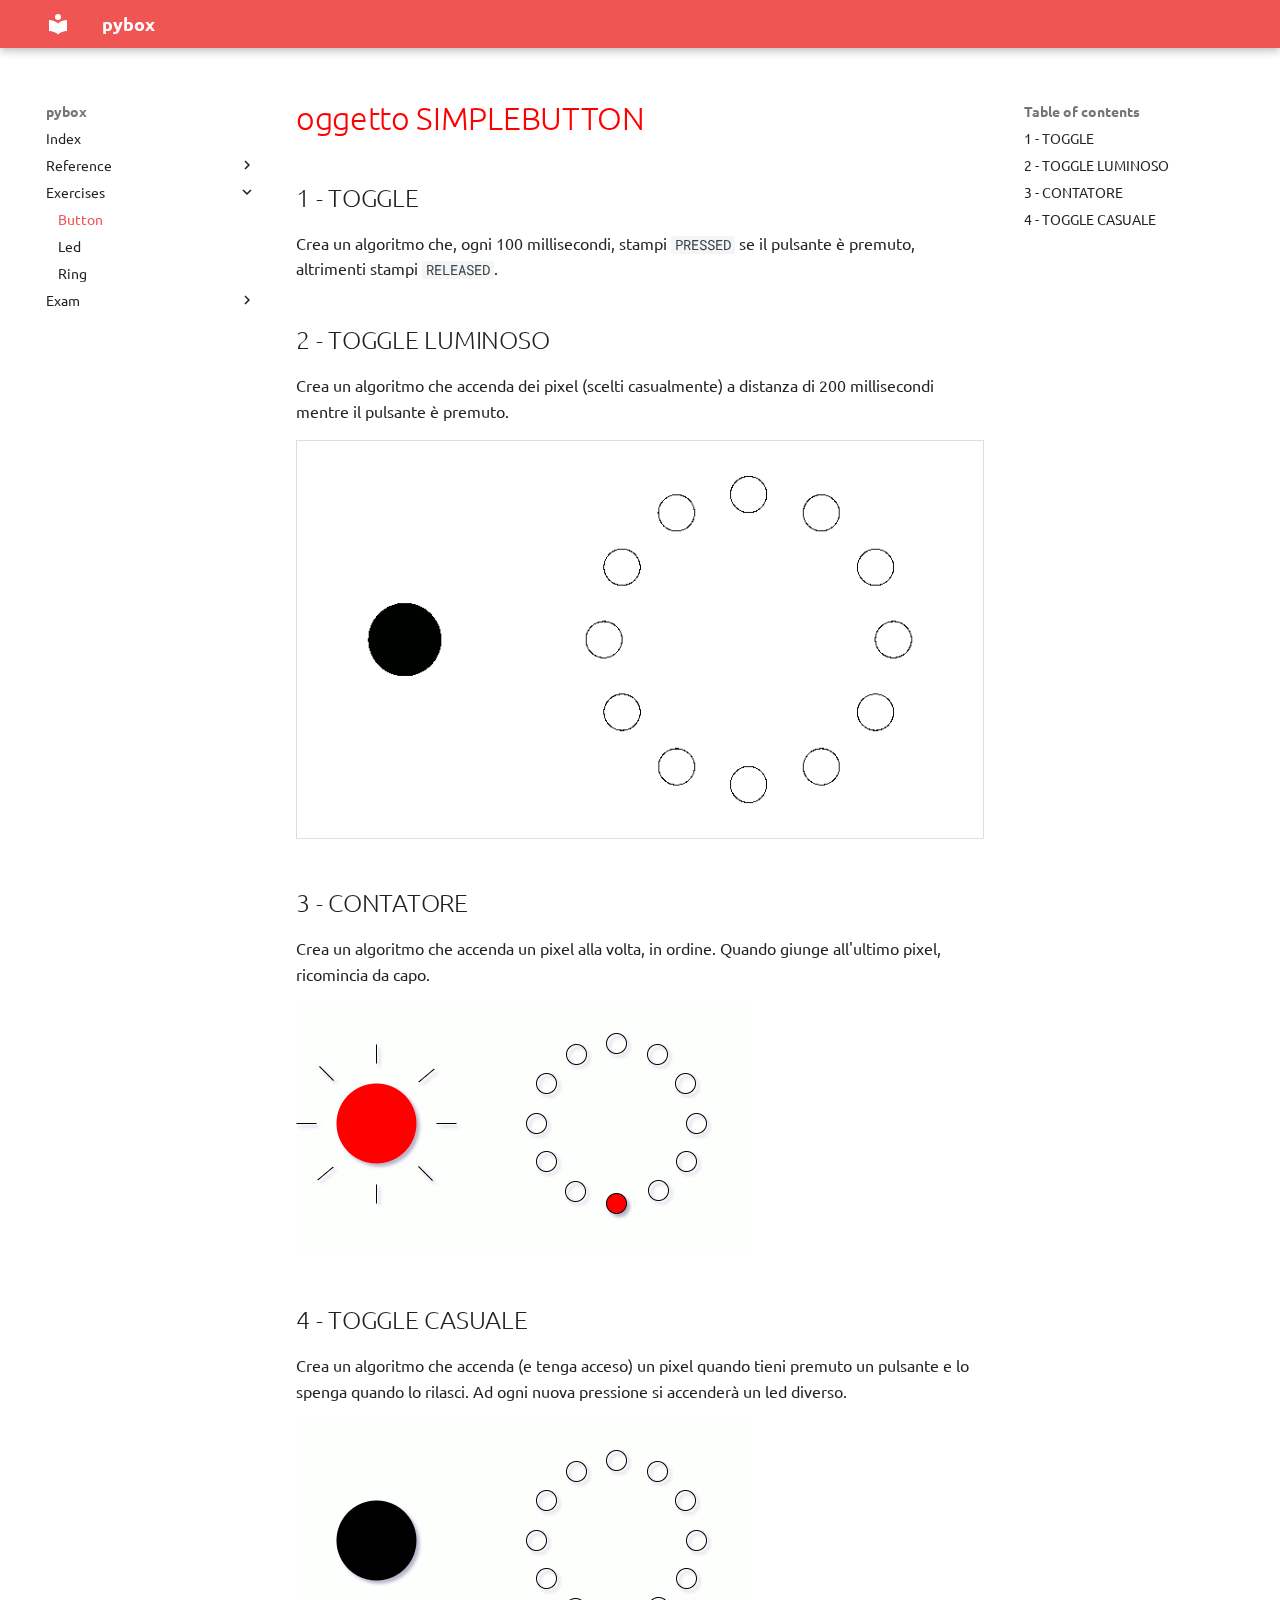
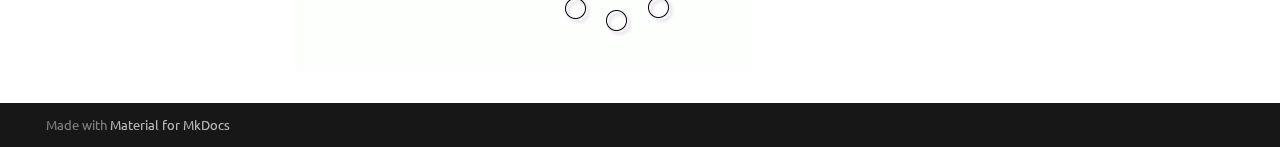
<file: tut_button/index.html>
<!doctype html>
<html lang="en" class="no-js">
  <head>
    
      <meta charset="utf-8">
      <meta name="viewport" content="width=device-width,initial-scale=1">
      
      
      
      
        <link rel="prev" href="../ring/">
      
      
        <link rel="next" href="../tut_led/">
      
      
      <link rel="icon" href="../assets/images/favicon.png">
      <meta name="generator" content="mkdocs-1.5.3, mkdocs-material-9.4.11">
    
    
      
        <title>Button - pybox</title>
      
    
    
      <link rel="stylesheet" href="../assets/stylesheets/main.fad675c6.min.css">
      
        
        <link rel="stylesheet" href="../assets/stylesheets/palette.356b1318.min.css">
      
      


    
    
      
    
    
      
        
        
        <link rel="preconnect" href="https://fonts.gstatic.com" crossorigin>
        <link rel="stylesheet" href="https://fonts.googleapis.com/css?family=Ubuntu:300,300i,400,400i,700,700i%7CRoboto+Mono:400,400i,700,700i&display=fallback">
        <style>:root{--md-text-font:"Ubuntu";--md-code-font:"Roboto Mono"}</style>
      
    
    
      <link rel="stylesheet" href="../assets/_mkdocstrings.css">
    
      <link rel="stylesheet" href="../stylesheets/extra.css">
    
    <script>__md_scope=new URL("..",location),__md_hash=e=>[...e].reduce((e,_)=>(e<<5)-e+_.charCodeAt(0),0),__md_get=(e,_=localStorage,t=__md_scope)=>JSON.parse(_.getItem(t.pathname+"."+e)),__md_set=(e,_,t=localStorage,a=__md_scope)=>{try{t.setItem(a.pathname+"."+e,JSON.stringify(_))}catch(e){}}</script>
    
      

    
    
    
  </head>
  
  
    
    
    
    
    
    <body dir="ltr" data-md-color-scheme="default" data-md-color-primary="red" data-md-color-accent="indigo">
  
    
    
    <input class="md-toggle" data-md-toggle="drawer" type="checkbox" id="__drawer" autocomplete="off">
    <input class="md-toggle" data-md-toggle="search" type="checkbox" id="__search" autocomplete="off">
    <label class="md-overlay" for="__drawer"></label>
    <div data-md-component="skip">
      
        
        <a href="#oggetto-simplebutton" class="md-skip">
          Skip to content
        </a>
      
    </div>
    <div data-md-component="announce">
      
    </div>
    
    
      

  

<header class="md-header md-header--shadow" data-md-component="header">
  <nav class="md-header__inner md-grid" aria-label="Header">
    <a href=".." title="pybox" class="md-header__button md-logo" aria-label="pybox" data-md-component="logo">
      
  
  <svg xmlns="http://www.w3.org/2000/svg" viewBox="0 0 24 24"><path d="M12 8a3 3 0 0 0 3-3 3 3 0 0 0-3-3 3 3 0 0 0-3 3 3 3 0 0 0 3 3m0 3.54C9.64 9.35 6.5 8 3 8v11c3.5 0 6.64 1.35 9 3.54 2.36-2.19 5.5-3.54 9-3.54V8c-3.5 0-6.64 1.35-9 3.54Z"/></svg>

    </a>
    <label class="md-header__button md-icon" for="__drawer">
      
      <svg xmlns="http://www.w3.org/2000/svg" viewBox="0 0 24 24"><path d="M3 6h18v2H3V6m0 5h18v2H3v-2m0 5h18v2H3v-2Z"/></svg>
    </label>
    <div class="md-header__title" data-md-component="header-title">
      <div class="md-header__ellipsis">
        <div class="md-header__topic">
          <span class="md-ellipsis">
            pybox
          </span>
        </div>
        <div class="md-header__topic" data-md-component="header-topic">
          <span class="md-ellipsis">
            
              Button
            
          </span>
        </div>
      </div>
    </div>
    
      
    
    
    
    
  </nav>
  
</header>
    
    <div class="md-container" data-md-component="container">
      
      
        
          
        
      
      <main class="md-main" data-md-component="main">
        <div class="md-main__inner md-grid">
          
            
              
              <div class="md-sidebar md-sidebar--primary" data-md-component="sidebar" data-md-type="navigation" >
                <div class="md-sidebar__scrollwrap">
                  <div class="md-sidebar__inner">
                    



<nav class="md-nav md-nav--primary" aria-label="Navigation" data-md-level="0">
  <label class="md-nav__title" for="__drawer">
    <a href=".." title="pybox" class="md-nav__button md-logo" aria-label="pybox" data-md-component="logo">
      
  
  <svg xmlns="http://www.w3.org/2000/svg" viewBox="0 0 24 24"><path d="M12 8a3 3 0 0 0 3-3 3 3 0 0 0-3-3 3 3 0 0 0-3 3 3 3 0 0 0 3 3m0 3.54C9.64 9.35 6.5 8 3 8v11c3.5 0 6.64 1.35 9 3.54 2.36-2.19 5.5-3.54 9-3.54V8c-3.5 0-6.64 1.35-9 3.54Z"/></svg>

    </a>
    pybox
  </label>
  
  <ul class="md-nav__list" data-md-scrollfix>
    
      
      
  
  
  
    <li class="md-nav__item">
      <a href=".." class="md-nav__link">
        
  
  <span class="md-ellipsis">
    Index
  </span>
  

      </a>
    </li>
  

    
      
      
  
  
  
    
    
    
    
    
    <li class="md-nav__item md-nav__item--nested">
      
        
        
        
        <input class="md-nav__toggle md-toggle " type="checkbox" id="__nav_2" >
        
          
          <label class="md-nav__link" for="__nav_2" id="__nav_2_label" tabindex="0">
            
  
  <span class="md-ellipsis">
    Reference
  </span>
  

            <span class="md-nav__icon md-icon"></span>
          </label>
        
        <nav class="md-nav" data-md-level="1" aria-labelledby="__nav_2_label" aria-expanded="false">
          <label class="md-nav__title" for="__nav_2">
            <span class="md-nav__icon md-icon"></span>
            Reference
          </label>
          <ul class="md-nav__list" data-md-scrollfix>
            
              
                
  
  
  
    <li class="md-nav__item">
      <a href="../button/" class="md-nav__link">
        
  
  <span class="md-ellipsis">
    Button Module
  </span>
  

      </a>
    </li>
  

              
            
              
                
  
  
  
    <li class="md-nav__item">
      <a href="../led/" class="md-nav__link">
        
  
  <span class="md-ellipsis">
    Led Module
  </span>
  

      </a>
    </li>
  

              
            
              
                
  
  
  
    <li class="md-nav__item">
      <a href="../pin/" class="md-nav__link">
        
  
  <span class="md-ellipsis">
    Pin Module
  </span>
  

      </a>
    </li>
  

              
            
              
                
  
  
  
    <li class="md-nav__item">
      <a href="../ring/" class="md-nav__link">
        
  
  <span class="md-ellipsis">
    Ring Module
  </span>
  

      </a>
    </li>
  

              
            
          </ul>
        </nav>
      
    </li>
  

    
      
      
  
  
    
  
  
    
    
    
    
    
    <li class="md-nav__item md-nav__item--active md-nav__item--nested">
      
        
        
        
        <input class="md-nav__toggle md-toggle " type="checkbox" id="__nav_3" checked>
        
          
          <label class="md-nav__link" for="__nav_3" id="__nav_3_label" tabindex="0">
            
  
  <span class="md-ellipsis">
    Exercises
  </span>
  

            <span class="md-nav__icon md-icon"></span>
          </label>
        
        <nav class="md-nav" data-md-level="1" aria-labelledby="__nav_3_label" aria-expanded="true">
          <label class="md-nav__title" for="__nav_3">
            <span class="md-nav__icon md-icon"></span>
            Exercises
          </label>
          <ul class="md-nav__list" data-md-scrollfix>
            
              
                
  
  
    
  
  
    <li class="md-nav__item md-nav__item--active">
      
      <input class="md-nav__toggle md-toggle" type="checkbox" id="__toc">
      
      
        
      
      
        <label class="md-nav__link md-nav__link--active" for="__toc">
          
  
  <span class="md-ellipsis">
    Button
  </span>
  

          <span class="md-nav__icon md-icon"></span>
        </label>
      
      <a href="./" class="md-nav__link md-nav__link--active">
        
  
  <span class="md-ellipsis">
    Button
  </span>
  

      </a>
      
        

<nav class="md-nav md-nav--secondary" aria-label="Table of contents">
  
  
  
    
  
  
    <label class="md-nav__title" for="__toc">
      <span class="md-nav__icon md-icon"></span>
      Table of contents
    </label>
    <ul class="md-nav__list" data-md-component="toc" data-md-scrollfix>
      
        <li class="md-nav__item">
  <a href="#1-toggle" class="md-nav__link">
    <span class="md-ellipsis">
      1 - TOGGLE
    </span>
  </a>
  
</li>
      
        <li class="md-nav__item">
  <a href="#2-toggle-luminoso" class="md-nav__link">
    <span class="md-ellipsis">
      2 - TOGGLE LUMINOSO
    </span>
  </a>
  
</li>
      
        <li class="md-nav__item">
  <a href="#3-contatore" class="md-nav__link">
    <span class="md-ellipsis">
      3 - CONTATORE
    </span>
  </a>
  
</li>
      
        <li class="md-nav__item">
  <a href="#4-toggle-casuale" class="md-nav__link">
    <span class="md-ellipsis">
      4 - TOGGLE CASUALE
    </span>
  </a>
  
</li>
      
    </ul>
  
</nav>
      
    </li>
  

              
            
              
                
  
  
  
    <li class="md-nav__item">
      <a href="../tut_led/" class="md-nav__link">
        
  
  <span class="md-ellipsis">
    Led
  </span>
  

      </a>
    </li>
  

              
            
              
                
  
  
  
    <li class="md-nav__item">
      <a href="../tut_ring/" class="md-nav__link">
        
  
  <span class="md-ellipsis">
    Ring
  </span>
  

      </a>
    </li>
  

              
            
          </ul>
        </nav>
      
    </li>
  

    
      
      
  
  
  
    
    
    
    
    
    <li class="md-nav__item md-nav__item--nested">
      
        
        
        
        <input class="md-nav__toggle md-toggle " type="checkbox" id="__nav_4" >
        
          
          <label class="md-nav__link" for="__nav_4" id="__nav_4_label" tabindex="0">
            
  
  <span class="md-ellipsis">
    Exam
  </span>
  

            <span class="md-nav__icon md-icon"></span>
          </label>
        
        <nav class="md-nav" data-md-level="1" aria-labelledby="__nav_4_label" aria-expanded="false">
          <label class="md-nav__title" for="__nav_4">
            <span class="md-nav__icon md-icon"></span>
            Exam
          </label>
          <ul class="md-nav__list" data-md-scrollfix>
            
              
                
  
  
  
    <li class="md-nav__item">
      <a href="../esame/" class="md-nav__link">
        
  
  <span class="md-ellipsis">
    Esercitazioni
  </span>
  

      </a>
    </li>
  

              
            
          </ul>
        </nav>
      
    </li>
  

    
  </ul>
</nav>
                  </div>
                </div>
              </div>
            
            
              
              <div class="md-sidebar md-sidebar--secondary" data-md-component="sidebar" data-md-type="toc" >
                <div class="md-sidebar__scrollwrap">
                  <div class="md-sidebar__inner">
                    

<nav class="md-nav md-nav--secondary" aria-label="Table of contents">
  
  
  
    
  
  
    <label class="md-nav__title" for="__toc">
      <span class="md-nav__icon md-icon"></span>
      Table of contents
    </label>
    <ul class="md-nav__list" data-md-component="toc" data-md-scrollfix>
      
        <li class="md-nav__item">
  <a href="#1-toggle" class="md-nav__link">
    <span class="md-ellipsis">
      1 - TOGGLE
    </span>
  </a>
  
</li>
      
        <li class="md-nav__item">
  <a href="#2-toggle-luminoso" class="md-nav__link">
    <span class="md-ellipsis">
      2 - TOGGLE LUMINOSO
    </span>
  </a>
  
</li>
      
        <li class="md-nav__item">
  <a href="#3-contatore" class="md-nav__link">
    <span class="md-ellipsis">
      3 - CONTATORE
    </span>
  </a>
  
</li>
      
        <li class="md-nav__item">
  <a href="#4-toggle-casuale" class="md-nav__link">
    <span class="md-ellipsis">
      4 - TOGGLE CASUALE
    </span>
  </a>
  
</li>
      
    </ul>
  
</nav>
                  </div>
                </div>
              </div>
            
          
          
            <div class="md-content" data-md-component="content">
              <article class="md-content__inner md-typeset">
                
                  


<h1 id="oggetto-simplebutton">oggetto SIMPLEBUTTON</h1>
<h2 id="1-toggle">1 - TOGGLE</h2>
<p>Crea un algoritmo che, ogni 100 millisecondi, stampi <code>PRESSED</code> se il pulsante è premuto, altrimenti stampi <code>RELEASED</code>.</p>
<h2 id="2-toggle-luminoso">2 - TOGGLE LUMINOSO</h2>
<p>Crea un algoritmo che accenda dei pixel (scelti casualmente) a distanza di 200 millisecondi mentre il pulsante è premuto.</p>
<p><img alt="" src="../toggle_luminoso.gif" /></p>
<h2 id="3-contatore">3 - CONTATORE</h2>
<p>Crea un algoritmo che accenda un pixel alla volta, in ordine. Quando giunge all'ultimo pixel, ricomincia da capo.</p>
<p><img alt="" src="../pixel_counter.gif" /></p>
<h2 id="4-toggle-casuale">4 - TOGGLE CASUALE</h2>
<p>Crea un algoritmo che accenda (e tenga acceso) un pixel quando tieni premuto un pulsante e lo spenga quando lo rilasci. Ad ogni nuova pressione si accenderà un led diverso.</p>
<p><img alt="" src="../toggle_random.gif" /></p>





                
              </article>
            </div>
          
          
        </div>
        
      </main>
      
        <footer class="md-footer">
  
  <div class="md-footer-meta md-typeset">
    <div class="md-footer-meta__inner md-grid">
      <div class="md-copyright">
  
  
    Made with
    <a href="https://squidfunk.github.io/mkdocs-material/" target="_blank" rel="noopener">
      Material for MkDocs
    </a>
  
</div>
      
    </div>
  </div>
</footer>
      
    </div>
    <div class="md-dialog" data-md-component="dialog">
      <div class="md-dialog__inner md-typeset"></div>
    </div>
    
    
    <script id="__config" type="application/json">{"base": "..", "features": [], "search": "../assets/javascripts/workers/search.f886a092.min.js", "translations": {"clipboard.copied": "Copied to clipboard", "clipboard.copy": "Copy to clipboard", "search.result.more.one": "1 more on this page", "search.result.more.other": "# more on this page", "search.result.none": "No matching documents", "search.result.one": "1 matching document", "search.result.other": "# matching documents", "search.result.placeholder": "Type to start searching", "search.result.term.missing": "Missing", "select.version": "Select version"}}</script>
    
    
      <script src="../assets/javascripts/bundle.6c14ae12.min.js"></script>
      
    
  </body>
</html>
</file>
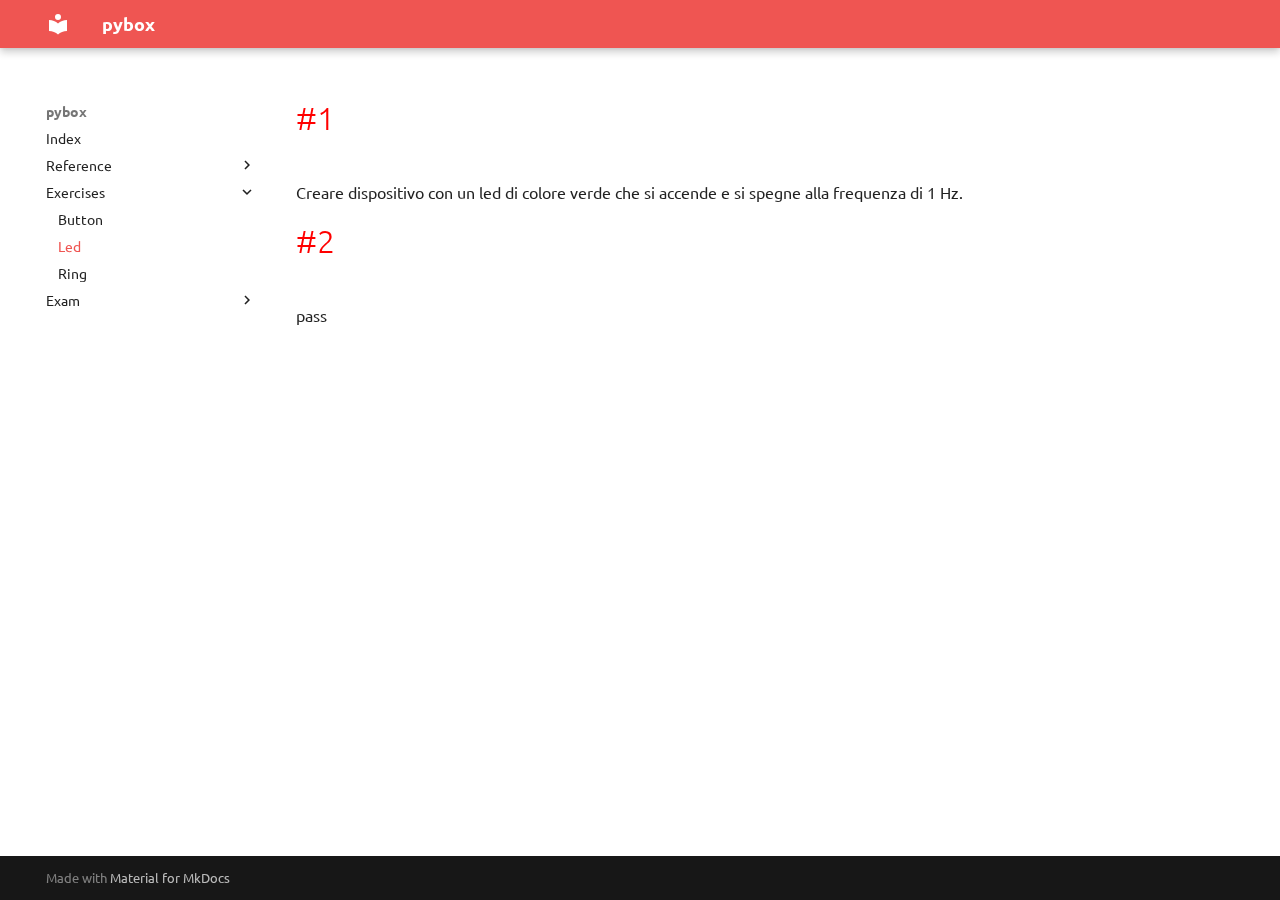
<file: tut_led/index.html>
<!doctype html>
<html lang="en" class="no-js">
  <head>
    
      <meta charset="utf-8">
      <meta name="viewport" content="width=device-width,initial-scale=1">
      
      
      
      
        <link rel="prev" href="../tut_button/">
      
      
        <link rel="next" href="../tut_ring/">
      
      
      <link rel="icon" href="../assets/images/favicon.png">
      <meta name="generator" content="mkdocs-1.5.3, mkdocs-material-9.4.11">
    
    
      
        <title>Led - pybox</title>
      
    
    
      <link rel="stylesheet" href="../assets/stylesheets/main.fad675c6.min.css">
      
        
        <link rel="stylesheet" href="../assets/stylesheets/palette.356b1318.min.css">
      
      


    
    
      
    
    
      
        
        
        <link rel="preconnect" href="https://fonts.gstatic.com" crossorigin>
        <link rel="stylesheet" href="https://fonts.googleapis.com/css?family=Ubuntu:300,300i,400,400i,700,700i%7CRoboto+Mono:400,400i,700,700i&display=fallback">
        <style>:root{--md-text-font:"Ubuntu";--md-code-font:"Roboto Mono"}</style>
      
    
    
      <link rel="stylesheet" href="../assets/_mkdocstrings.css">
    
      <link rel="stylesheet" href="../stylesheets/extra.css">
    
    <script>__md_scope=new URL("..",location),__md_hash=e=>[...e].reduce((e,_)=>(e<<5)-e+_.charCodeAt(0),0),__md_get=(e,_=localStorage,t=__md_scope)=>JSON.parse(_.getItem(t.pathname+"."+e)),__md_set=(e,_,t=localStorage,a=__md_scope)=>{try{t.setItem(a.pathname+"."+e,JSON.stringify(_))}catch(e){}}</script>
    
      

    
    
    
  </head>
  
  
    
    
    
    
    
    <body dir="ltr" data-md-color-scheme="default" data-md-color-primary="red" data-md-color-accent="indigo">
  
    
    
    <input class="md-toggle" data-md-toggle="drawer" type="checkbox" id="__drawer" autocomplete="off">
    <input class="md-toggle" data-md-toggle="search" type="checkbox" id="__search" autocomplete="off">
    <label class="md-overlay" for="__drawer"></label>
    <div data-md-component="skip">
      
        
        <a href="#1" class="md-skip">
          Skip to content
        </a>
      
    </div>
    <div data-md-component="announce">
      
    </div>
    
    
      

  

<header class="md-header md-header--shadow" data-md-component="header">
  <nav class="md-header__inner md-grid" aria-label="Header">
    <a href=".." title="pybox" class="md-header__button md-logo" aria-label="pybox" data-md-component="logo">
      
  
  <svg xmlns="http://www.w3.org/2000/svg" viewBox="0 0 24 24"><path d="M12 8a3 3 0 0 0 3-3 3 3 0 0 0-3-3 3 3 0 0 0-3 3 3 3 0 0 0 3 3m0 3.54C9.64 9.35 6.5 8 3 8v11c3.5 0 6.64 1.35 9 3.54 2.36-2.19 5.5-3.54 9-3.54V8c-3.5 0-6.64 1.35-9 3.54Z"/></svg>

    </a>
    <label class="md-header__button md-icon" for="__drawer">
      
      <svg xmlns="http://www.w3.org/2000/svg" viewBox="0 0 24 24"><path d="M3 6h18v2H3V6m0 5h18v2H3v-2m0 5h18v2H3v-2Z"/></svg>
    </label>
    <div class="md-header__title" data-md-component="header-title">
      <div class="md-header__ellipsis">
        <div class="md-header__topic">
          <span class="md-ellipsis">
            pybox
          </span>
        </div>
        <div class="md-header__topic" data-md-component="header-topic">
          <span class="md-ellipsis">
            
              Led
            
          </span>
        </div>
      </div>
    </div>
    
      
    
    
    
    
  </nav>
  
</header>
    
    <div class="md-container" data-md-component="container">
      
      
        
          
        
      
      <main class="md-main" data-md-component="main">
        <div class="md-main__inner md-grid">
          
            
              
              <div class="md-sidebar md-sidebar--primary" data-md-component="sidebar" data-md-type="navigation" >
                <div class="md-sidebar__scrollwrap">
                  <div class="md-sidebar__inner">
                    



<nav class="md-nav md-nav--primary" aria-label="Navigation" data-md-level="0">
  <label class="md-nav__title" for="__drawer">
    <a href=".." title="pybox" class="md-nav__button md-logo" aria-label="pybox" data-md-component="logo">
      
  
  <svg xmlns="http://www.w3.org/2000/svg" viewBox="0 0 24 24"><path d="M12 8a3 3 0 0 0 3-3 3 3 0 0 0-3-3 3 3 0 0 0-3 3 3 3 0 0 0 3 3m0 3.54C9.64 9.35 6.5 8 3 8v11c3.5 0 6.64 1.35 9 3.54 2.36-2.19 5.5-3.54 9-3.54V8c-3.5 0-6.64 1.35-9 3.54Z"/></svg>

    </a>
    pybox
  </label>
  
  <ul class="md-nav__list" data-md-scrollfix>
    
      
      
  
  
  
    <li class="md-nav__item">
      <a href=".." class="md-nav__link">
        
  
  <span class="md-ellipsis">
    Index
  </span>
  

      </a>
    </li>
  

    
      
      
  
  
  
    
    
    
    
    
    <li class="md-nav__item md-nav__item--nested">
      
        
        
        
        <input class="md-nav__toggle md-toggle " type="checkbox" id="__nav_2" >
        
          
          <label class="md-nav__link" for="__nav_2" id="__nav_2_label" tabindex="0">
            
  
  <span class="md-ellipsis">
    Reference
  </span>
  

            <span class="md-nav__icon md-icon"></span>
          </label>
        
        <nav class="md-nav" data-md-level="1" aria-labelledby="__nav_2_label" aria-expanded="false">
          <label class="md-nav__title" for="__nav_2">
            <span class="md-nav__icon md-icon"></span>
            Reference
          </label>
          <ul class="md-nav__list" data-md-scrollfix>
            
              
                
  
  
  
    <li class="md-nav__item">
      <a href="../button/" class="md-nav__link">
        
  
  <span class="md-ellipsis">
    Button Module
  </span>
  

      </a>
    </li>
  

              
            
              
                
  
  
  
    <li class="md-nav__item">
      <a href="../led/" class="md-nav__link">
        
  
  <span class="md-ellipsis">
    Led Module
  </span>
  

      </a>
    </li>
  

              
            
              
                
  
  
  
    <li class="md-nav__item">
      <a href="../pin/" class="md-nav__link">
        
  
  <span class="md-ellipsis">
    Pin Module
  </span>
  

      </a>
    </li>
  

              
            
              
                
  
  
  
    <li class="md-nav__item">
      <a href="../ring/" class="md-nav__link">
        
  
  <span class="md-ellipsis">
    Ring Module
  </span>
  

      </a>
    </li>
  

              
            
          </ul>
        </nav>
      
    </li>
  

    
      
      
  
  
    
  
  
    
    
    
    
    
    <li class="md-nav__item md-nav__item--active md-nav__item--nested">
      
        
        
        
        <input class="md-nav__toggle md-toggle " type="checkbox" id="__nav_3" checked>
        
          
          <label class="md-nav__link" for="__nav_3" id="__nav_3_label" tabindex="0">
            
  
  <span class="md-ellipsis">
    Exercises
  </span>
  

            <span class="md-nav__icon md-icon"></span>
          </label>
        
        <nav class="md-nav" data-md-level="1" aria-labelledby="__nav_3_label" aria-expanded="true">
          <label class="md-nav__title" for="__nav_3">
            <span class="md-nav__icon md-icon"></span>
            Exercises
          </label>
          <ul class="md-nav__list" data-md-scrollfix>
            
              
                
  
  
  
    <li class="md-nav__item">
      <a href="../tut_button/" class="md-nav__link">
        
  
  <span class="md-ellipsis">
    Button
  </span>
  

      </a>
    </li>
  

              
            
              
                
  
  
    
  
  
    <li class="md-nav__item md-nav__item--active">
      
      <input class="md-nav__toggle md-toggle" type="checkbox" id="__toc">
      
      
        
      
      
      <a href="./" class="md-nav__link md-nav__link--active">
        
  
  <span class="md-ellipsis">
    Led
  </span>
  

      </a>
      
    </li>
  

              
            
              
                
  
  
  
    <li class="md-nav__item">
      <a href="../tut_ring/" class="md-nav__link">
        
  
  <span class="md-ellipsis">
    Ring
  </span>
  

      </a>
    </li>
  

              
            
          </ul>
        </nav>
      
    </li>
  

    
      
      
  
  
  
    
    
    
    
    
    <li class="md-nav__item md-nav__item--nested">
      
        
        
        
        <input class="md-nav__toggle md-toggle " type="checkbox" id="__nav_4" >
        
          
          <label class="md-nav__link" for="__nav_4" id="__nav_4_label" tabindex="0">
            
  
  <span class="md-ellipsis">
    Exam
  </span>
  

            <span class="md-nav__icon md-icon"></span>
          </label>
        
        <nav class="md-nav" data-md-level="1" aria-labelledby="__nav_4_label" aria-expanded="false">
          <label class="md-nav__title" for="__nav_4">
            <span class="md-nav__icon md-icon"></span>
            Exam
          </label>
          <ul class="md-nav__list" data-md-scrollfix>
            
              
                
  
  
  
    <li class="md-nav__item">
      <a href="../esame/" class="md-nav__link">
        
  
  <span class="md-ellipsis">
    Esercitazioni
  </span>
  

      </a>
    </li>
  

              
            
          </ul>
        </nav>
      
    </li>
  

    
  </ul>
</nav>
                  </div>
                </div>
              </div>
            
            
              
              <div class="md-sidebar md-sidebar--secondary" data-md-component="sidebar" data-md-type="toc" >
                <div class="md-sidebar__scrollwrap">
                  <div class="md-sidebar__inner">
                    

<nav class="md-nav md-nav--secondary" aria-label="Table of contents">
  
  
  
    
  
  
</nav>
                  </div>
                </div>
              </div>
            
          
          
            <div class="md-content" data-md-component="content">
              <article class="md-content__inner md-typeset">
                
                  


<h1 id="1">#1</h1>
<p>Creare dispositivo con un led di colore verde che si accende e si spegne alla frequenza di 1 Hz.</p>
<h1 id="2">#2</h1>
<p>pass</p>





                
              </article>
            </div>
          
          
        </div>
        
      </main>
      
        <footer class="md-footer">
  
  <div class="md-footer-meta md-typeset">
    <div class="md-footer-meta__inner md-grid">
      <div class="md-copyright">
  
  
    Made with
    <a href="https://squidfunk.github.io/mkdocs-material/" target="_blank" rel="noopener">
      Material for MkDocs
    </a>
  
</div>
      
    </div>
  </div>
</footer>
      
    </div>
    <div class="md-dialog" data-md-component="dialog">
      <div class="md-dialog__inner md-typeset"></div>
    </div>
    
    
    <script id="__config" type="application/json">{"base": "..", "features": [], "search": "../assets/javascripts/workers/search.f886a092.min.js", "translations": {"clipboard.copied": "Copied to clipboard", "clipboard.copy": "Copy to clipboard", "search.result.more.one": "1 more on this page", "search.result.more.other": "# more on this page", "search.result.none": "No matching documents", "search.result.one": "1 matching document", "search.result.other": "# matching documents", "search.result.placeholder": "Type to start searching", "search.result.term.missing": "Missing", "select.version": "Select version"}}</script>
    
    
      <script src="../assets/javascripts/bundle.6c14ae12.min.js"></script>
      
    
  </body>
</html>
</file>
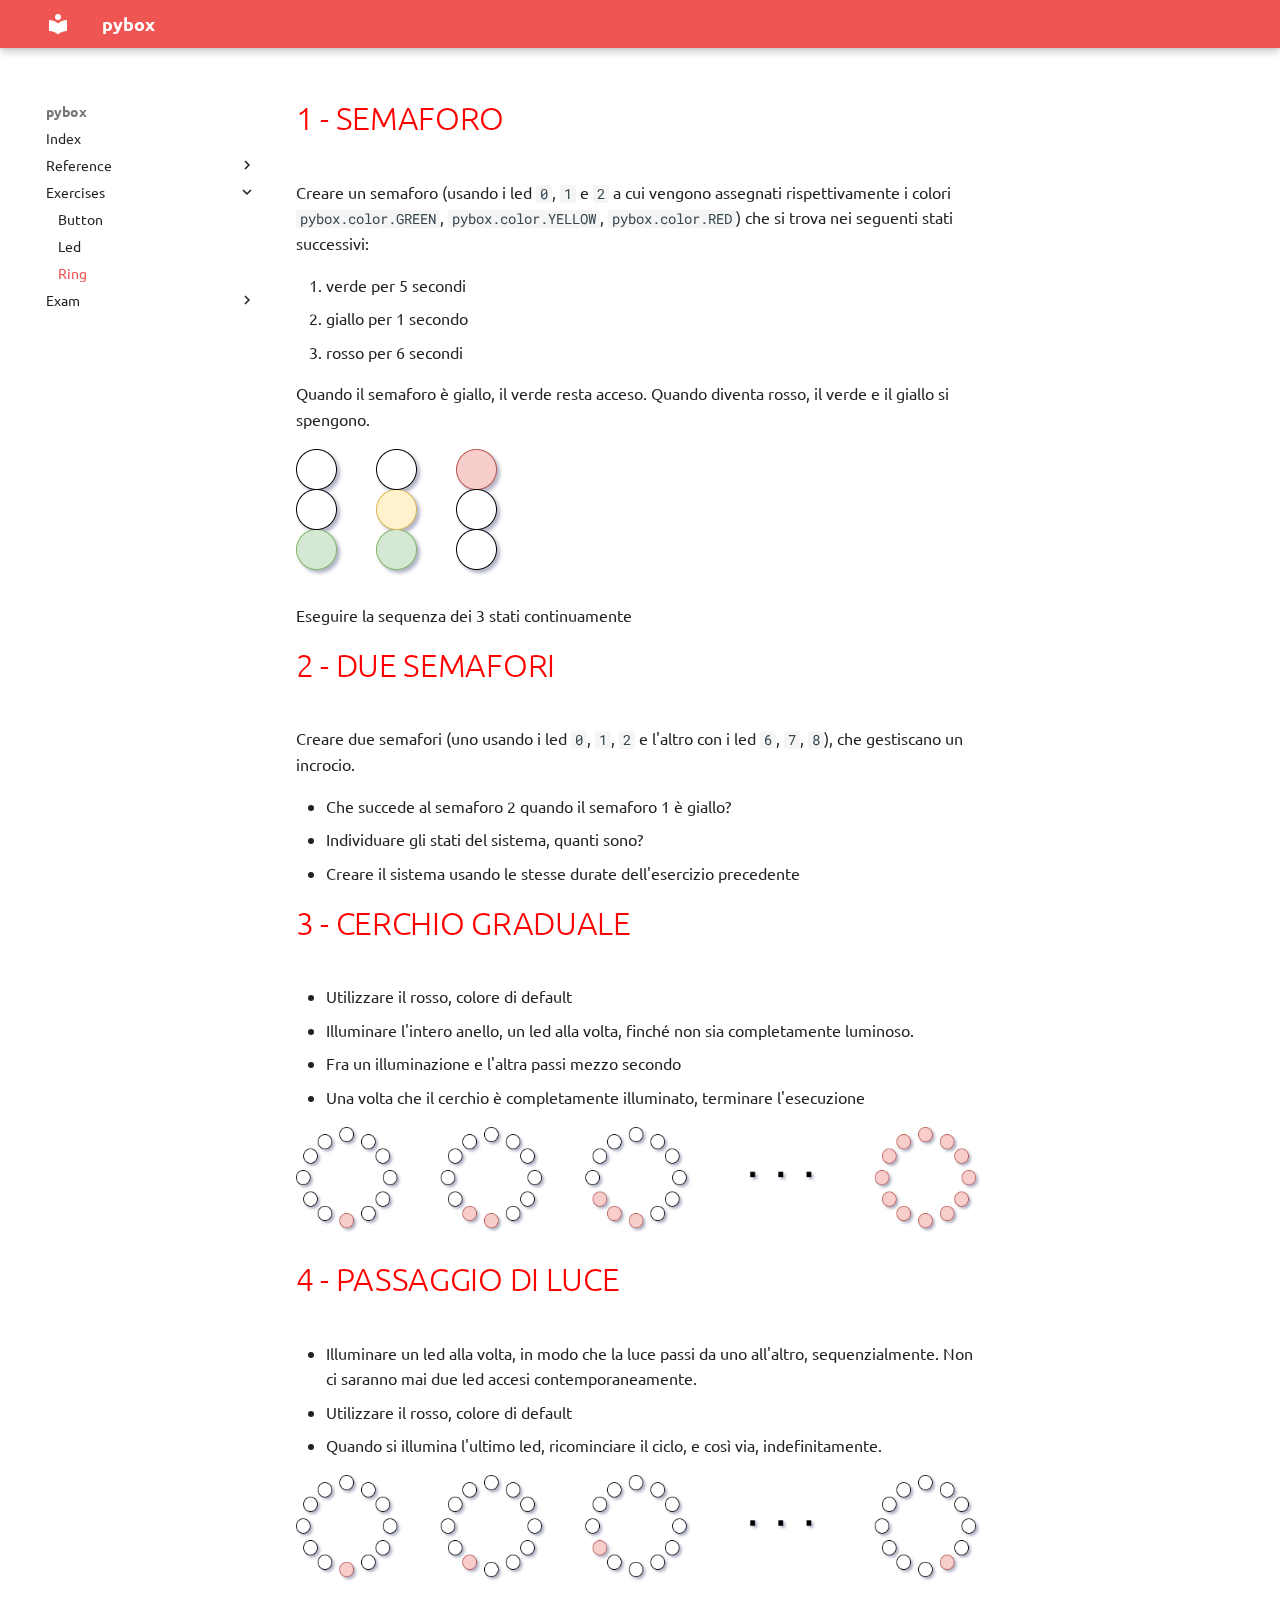
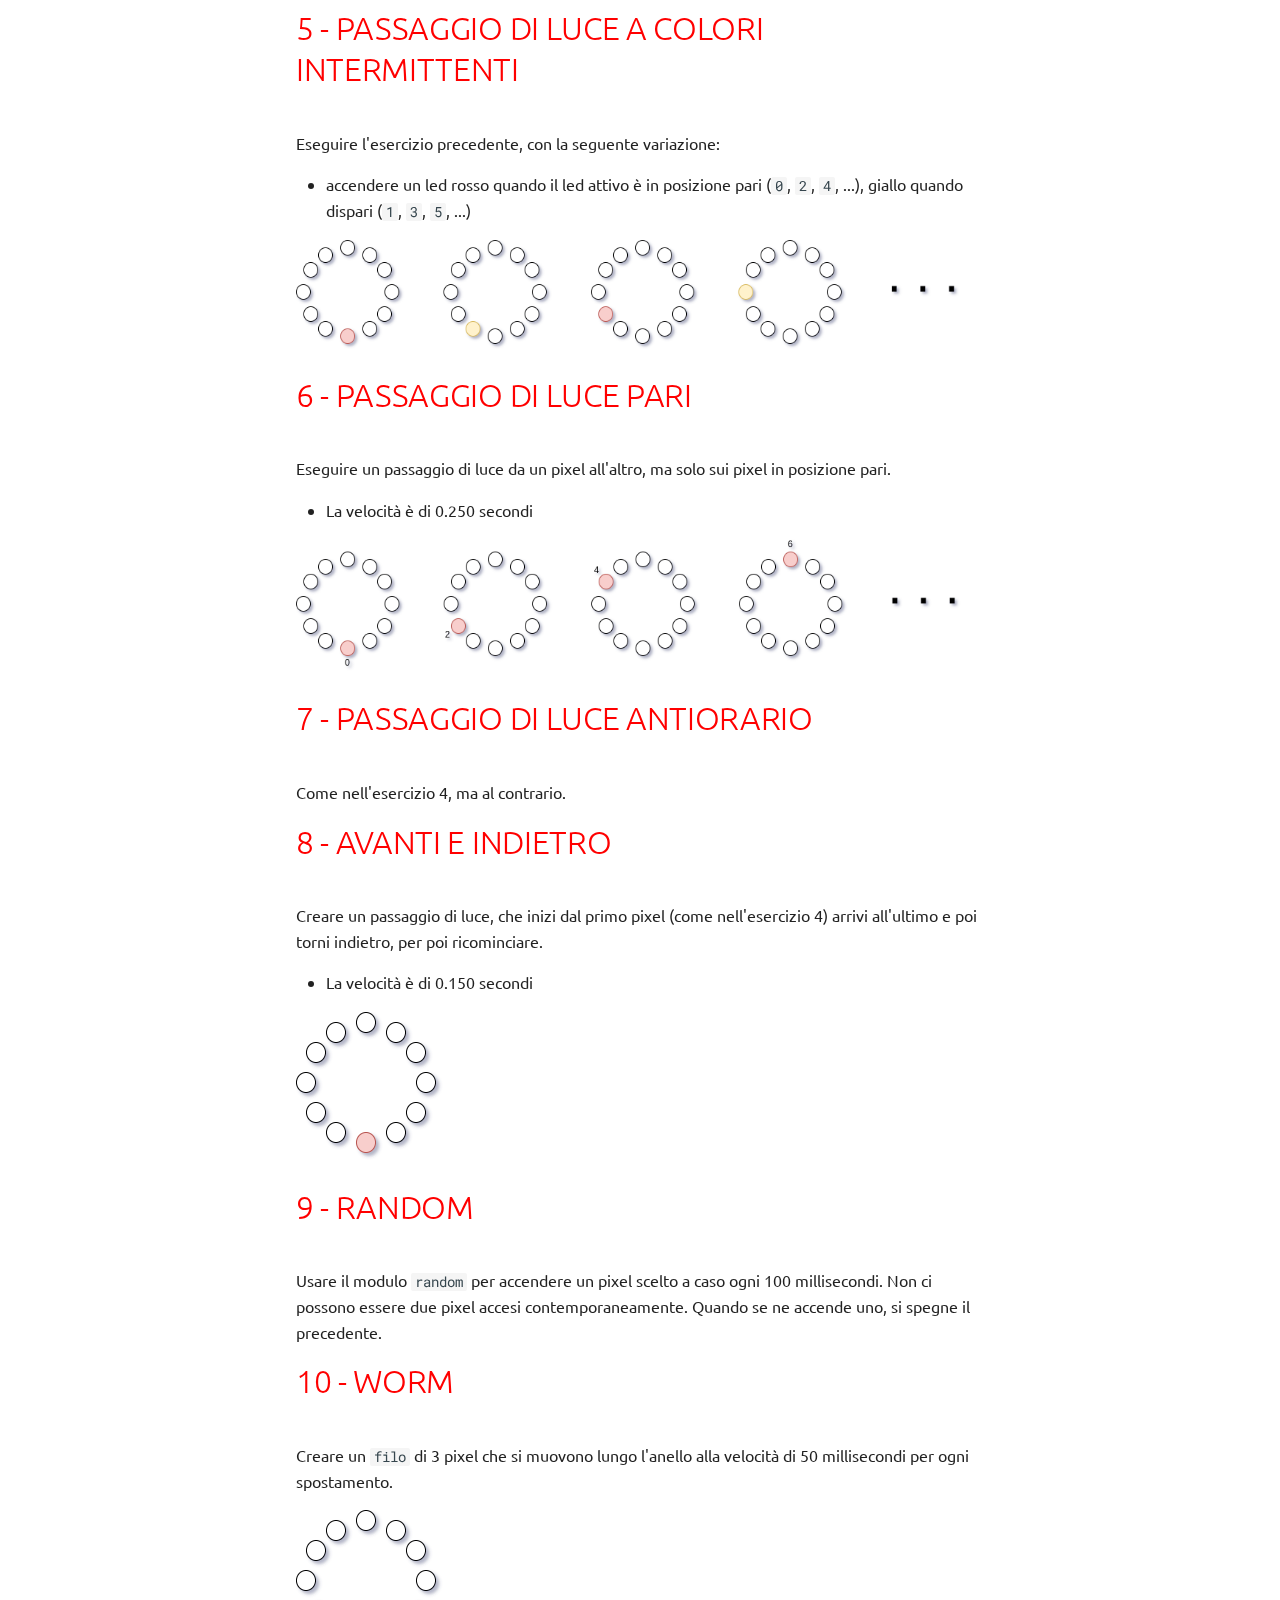
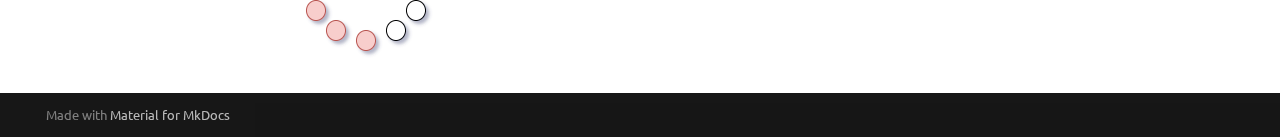
<file: tut_ring/index.html>
<!doctype html>
<html lang="en" class="no-js">
  <head>
    
      <meta charset="utf-8">
      <meta name="viewport" content="width=device-width,initial-scale=1">
      
      
      
      
        <link rel="prev" href="../tut_led/">
      
      
        <link rel="next" href="../esame/">
      
      
      <link rel="icon" href="../assets/images/favicon.png">
      <meta name="generator" content="mkdocs-1.5.3, mkdocs-material-9.4.11">
    
    
      
        <title>Ring - pybox</title>
      
    
    
      <link rel="stylesheet" href="../assets/stylesheets/main.fad675c6.min.css">
      
        
        <link rel="stylesheet" href="../assets/stylesheets/palette.356b1318.min.css">
      
      


    
    
      
    
    
      
        
        
        <link rel="preconnect" href="https://fonts.gstatic.com" crossorigin>
        <link rel="stylesheet" href="https://fonts.googleapis.com/css?family=Ubuntu:300,300i,400,400i,700,700i%7CRoboto+Mono:400,400i,700,700i&display=fallback">
        <style>:root{--md-text-font:"Ubuntu";--md-code-font:"Roboto Mono"}</style>
      
    
    
      <link rel="stylesheet" href="../assets/_mkdocstrings.css">
    
      <link rel="stylesheet" href="../stylesheets/extra.css">
    
    <script>__md_scope=new URL("..",location),__md_hash=e=>[...e].reduce((e,_)=>(e<<5)-e+_.charCodeAt(0),0),__md_get=(e,_=localStorage,t=__md_scope)=>JSON.parse(_.getItem(t.pathname+"."+e)),__md_set=(e,_,t=localStorage,a=__md_scope)=>{try{t.setItem(a.pathname+"."+e,JSON.stringify(_))}catch(e){}}</script>
    
      

    
    
    
  </head>
  
  
    
    
    
    
    
    <body dir="ltr" data-md-color-scheme="default" data-md-color-primary="red" data-md-color-accent="indigo">
  
    
    
    <input class="md-toggle" data-md-toggle="drawer" type="checkbox" id="__drawer" autocomplete="off">
    <input class="md-toggle" data-md-toggle="search" type="checkbox" id="__search" autocomplete="off">
    <label class="md-overlay" for="__drawer"></label>
    <div data-md-component="skip">
      
        
        <a href="#1-semaforo" class="md-skip">
          Skip to content
        </a>
      
    </div>
    <div data-md-component="announce">
      
    </div>
    
    
      

  

<header class="md-header md-header--shadow" data-md-component="header">
  <nav class="md-header__inner md-grid" aria-label="Header">
    <a href=".." title="pybox" class="md-header__button md-logo" aria-label="pybox" data-md-component="logo">
      
  
  <svg xmlns="http://www.w3.org/2000/svg" viewBox="0 0 24 24"><path d="M12 8a3 3 0 0 0 3-3 3 3 0 0 0-3-3 3 3 0 0 0-3 3 3 3 0 0 0 3 3m0 3.54C9.64 9.35 6.5 8 3 8v11c3.5 0 6.64 1.35 9 3.54 2.36-2.19 5.5-3.54 9-3.54V8c-3.5 0-6.64 1.35-9 3.54Z"/></svg>

    </a>
    <label class="md-header__button md-icon" for="__drawer">
      
      <svg xmlns="http://www.w3.org/2000/svg" viewBox="0 0 24 24"><path d="M3 6h18v2H3V6m0 5h18v2H3v-2m0 5h18v2H3v-2Z"/></svg>
    </label>
    <div class="md-header__title" data-md-component="header-title">
      <div class="md-header__ellipsis">
        <div class="md-header__topic">
          <span class="md-ellipsis">
            pybox
          </span>
        </div>
        <div class="md-header__topic" data-md-component="header-topic">
          <span class="md-ellipsis">
            
              Ring
            
          </span>
        </div>
      </div>
    </div>
    
      
    
    
    
    
  </nav>
  
</header>
    
    <div class="md-container" data-md-component="container">
      
      
        
          
        
      
      <main class="md-main" data-md-component="main">
        <div class="md-main__inner md-grid">
          
            
              
              <div class="md-sidebar md-sidebar--primary" data-md-component="sidebar" data-md-type="navigation" >
                <div class="md-sidebar__scrollwrap">
                  <div class="md-sidebar__inner">
                    



<nav class="md-nav md-nav--primary" aria-label="Navigation" data-md-level="0">
  <label class="md-nav__title" for="__drawer">
    <a href=".." title="pybox" class="md-nav__button md-logo" aria-label="pybox" data-md-component="logo">
      
  
  <svg xmlns="http://www.w3.org/2000/svg" viewBox="0 0 24 24"><path d="M12 8a3 3 0 0 0 3-3 3 3 0 0 0-3-3 3 3 0 0 0-3 3 3 3 0 0 0 3 3m0 3.54C9.64 9.35 6.5 8 3 8v11c3.5 0 6.64 1.35 9 3.54 2.36-2.19 5.5-3.54 9-3.54V8c-3.5 0-6.64 1.35-9 3.54Z"/></svg>

    </a>
    pybox
  </label>
  
  <ul class="md-nav__list" data-md-scrollfix>
    
      
      
  
  
  
    <li class="md-nav__item">
      <a href=".." class="md-nav__link">
        
  
  <span class="md-ellipsis">
    Index
  </span>
  

      </a>
    </li>
  

    
      
      
  
  
  
    
    
    
    
    
    <li class="md-nav__item md-nav__item--nested">
      
        
        
        
        <input class="md-nav__toggle md-toggle " type="checkbox" id="__nav_2" >
        
          
          <label class="md-nav__link" for="__nav_2" id="__nav_2_label" tabindex="0">
            
  
  <span class="md-ellipsis">
    Reference
  </span>
  

            <span class="md-nav__icon md-icon"></span>
          </label>
        
        <nav class="md-nav" data-md-level="1" aria-labelledby="__nav_2_label" aria-expanded="false">
          <label class="md-nav__title" for="__nav_2">
            <span class="md-nav__icon md-icon"></span>
            Reference
          </label>
          <ul class="md-nav__list" data-md-scrollfix>
            
              
                
  
  
  
    <li class="md-nav__item">
      <a href="../button/" class="md-nav__link">
        
  
  <span class="md-ellipsis">
    Button Module
  </span>
  

      </a>
    </li>
  

              
            
              
                
  
  
  
    <li class="md-nav__item">
      <a href="../led/" class="md-nav__link">
        
  
  <span class="md-ellipsis">
    Led Module
  </span>
  

      </a>
    </li>
  

              
            
              
                
  
  
  
    <li class="md-nav__item">
      <a href="../pin/" class="md-nav__link">
        
  
  <span class="md-ellipsis">
    Pin Module
  </span>
  

      </a>
    </li>
  

              
            
              
                
  
  
  
    <li class="md-nav__item">
      <a href="../ring/" class="md-nav__link">
        
  
  <span class="md-ellipsis">
    Ring Module
  </span>
  

      </a>
    </li>
  

              
            
          </ul>
        </nav>
      
    </li>
  

    
      
      
  
  
    
  
  
    
    
    
    
    
    <li class="md-nav__item md-nav__item--active md-nav__item--nested">
      
        
        
        
        <input class="md-nav__toggle md-toggle " type="checkbox" id="__nav_3" checked>
        
          
          <label class="md-nav__link" for="__nav_3" id="__nav_3_label" tabindex="0">
            
  
  <span class="md-ellipsis">
    Exercises
  </span>
  

            <span class="md-nav__icon md-icon"></span>
          </label>
        
        <nav class="md-nav" data-md-level="1" aria-labelledby="__nav_3_label" aria-expanded="true">
          <label class="md-nav__title" for="__nav_3">
            <span class="md-nav__icon md-icon"></span>
            Exercises
          </label>
          <ul class="md-nav__list" data-md-scrollfix>
            
              
                
  
  
  
    <li class="md-nav__item">
      <a href="../tut_button/" class="md-nav__link">
        
  
  <span class="md-ellipsis">
    Button
  </span>
  

      </a>
    </li>
  

              
            
              
                
  
  
  
    <li class="md-nav__item">
      <a href="../tut_led/" class="md-nav__link">
        
  
  <span class="md-ellipsis">
    Led
  </span>
  

      </a>
    </li>
  

              
            
              
                
  
  
    
  
  
    <li class="md-nav__item md-nav__item--active">
      
      <input class="md-nav__toggle md-toggle" type="checkbox" id="__toc">
      
      
        
      
      
      <a href="./" class="md-nav__link md-nav__link--active">
        
  
  <span class="md-ellipsis">
    Ring
  </span>
  

      </a>
      
    </li>
  

              
            
          </ul>
        </nav>
      
    </li>
  

    
      
      
  
  
  
    
    
    
    
    
    <li class="md-nav__item md-nav__item--nested">
      
        
        
        
        <input class="md-nav__toggle md-toggle " type="checkbox" id="__nav_4" >
        
          
          <label class="md-nav__link" for="__nav_4" id="__nav_4_label" tabindex="0">
            
  
  <span class="md-ellipsis">
    Exam
  </span>
  

            <span class="md-nav__icon md-icon"></span>
          </label>
        
        <nav class="md-nav" data-md-level="1" aria-labelledby="__nav_4_label" aria-expanded="false">
          <label class="md-nav__title" for="__nav_4">
            <span class="md-nav__icon md-icon"></span>
            Exam
          </label>
          <ul class="md-nav__list" data-md-scrollfix>
            
              
                
  
  
  
    <li class="md-nav__item">
      <a href="../esame/" class="md-nav__link">
        
  
  <span class="md-ellipsis">
    Esercitazioni
  </span>
  

      </a>
    </li>
  

              
            
          </ul>
        </nav>
      
    </li>
  

    
  </ul>
</nav>
                  </div>
                </div>
              </div>
            
            
              
              <div class="md-sidebar md-sidebar--secondary" data-md-component="sidebar" data-md-type="toc" >
                <div class="md-sidebar__scrollwrap">
                  <div class="md-sidebar__inner">
                    

<nav class="md-nav md-nav--secondary" aria-label="Table of contents">
  
  
  
    
  
  
</nav>
                  </div>
                </div>
              </div>
            
          
          
            <div class="md-content" data-md-component="content">
              <article class="md-content__inner md-typeset">
                
                  


<h1 id="1-semaforo">1 - SEMAFORO</h1>
<p>Creare un semaforo (usando i led <code>0</code>, <code>1</code> e <code>2</code> a cui vengono assegnati rispettivamente i colori <code>pybox.color.GREEN</code>, <code>pybox.color.YELLOW</code>, <code>pybox.color.RED</code>) che si trova nei seguenti stati successivi:</p>
<ol>
<li>verde per 5 secondi</li>
<li>giallo per 1 secondo</li>
<li>rosso per 6 secondi </li>
</ol>
<p>Quando il semaforo è giallo, il verde resta acceso. Quando diventa rosso, il verde e il giallo si spengono. </p>
<p><img alt="" src="../semaforo.png" /></p>
<p>Eseguire la sequenza dei 3 stati continuamente</p>
<h1 id="2-due-semafori">2 - DUE SEMAFORI</h1>
<p>Creare due semafori (uno usando i led <code>0</code>, <code>1</code>, <code>2</code> e l'altro con i led <code>6</code>, <code>7</code>, <code>8</code>), che gestiscano un incrocio.</p>
<ul>
<li>Che succede al semaforo 2 quando il semaforo 1 è giallo?</li>
<li>Individuare gli stati del sistema, quanti sono?</li>
<li>Creare il sistema usando le stesse durate dell'esercizio precedente</li>
</ul>
<h1 id="3-cerchio-graduale">3 - CERCHIO GRADUALE</h1>
<ul>
<li>Utilizzare il rosso, colore di default</li>
<li>Illuminare l'intero anello, un led alla volta, finché non sia completamente luminoso. </li>
<li>Fra un illuminazione e l'altra passi mezzo secondo</li>
<li>Una volta che il cerchio è completamente illuminato, terminare l'esecuzione</li>
</ul>
<p><img alt="" src="../cerchio.png" /></p>
<h1 id="4-passaggio-di-luce">4 - PASSAGGIO DI LUCE</h1>
<ul>
<li>Illuminare un led alla volta, in modo che la luce passi da uno all'altro, sequenzialmente. Non ci saranno mai due led accesi contemporaneamente.</li>
<li>Utilizzare il rosso, colore di default</li>
<li>Quando si illumina l'ultimo led, ricominciare il ciclo, e così via, indefinitamente.</li>
</ul>
<p><img alt="" src="../passaggio_luce.png" /></p>
<h1 id="5-passaggio-di-luce-a-colori-intermittenti">5 - PASSAGGIO DI LUCE A COLORI INTERMITTENTI</h1>
<p>Eseguire l'esercizio precedente, con la seguente variazione: </p>
<ul>
<li>accendere un led rosso quando il led attivo è in posizione pari (<code>0</code>, <code>2</code>, <code>4</code>, ...), giallo quando dispari (<code>1</code>, <code>3</code>, <code>5</code>, ...)</li>
</ul>
<p><img alt="" src="../passaggio_giallorosso.png" /></p>
<h1 id="6-passaggio-di-luce-pari">6 - PASSAGGIO DI LUCE PARI</h1>
<p>Eseguire un passaggio di luce da un pixel all'altro, ma solo sui pixel in posizione pari.</p>
<ul>
<li>La velocità è di 0.250 secondi</li>
</ul>
<p><img alt="" src="../passaggio_pari.png" /></p>
<h1 id="7-passaggio-di-luce-antiorario">7 - PASSAGGIO DI LUCE ANTIORARIO</h1>
<p>Come nell'esercizio 4, ma al contrario.</p>
<h1 id="8-avanti-e-indietro">8 - AVANTI E INDIETRO</h1>
<p>Creare un passaggio di luce, che inizi dal primo pixel (come nell'esercizio 4) arrivi all'ultimo e poi torni indietro, per poi ricominciare.</p>
<ul>
<li>La velocità è di 0.150 secondi</li>
</ul>
<p><img alt="" src="../pingpong.gif" /></p>
<h1 id="9-random">9 - RANDOM</h1>
<p>Usare il modulo <code>random</code> per accendere un pixel scelto a caso ogni 100 millisecondi. Non ci possono essere due pixel accesi contemporaneamente. Quando se ne accende uno, si spegne il precedente.</p>
<h1 id="10-worm">10 - WORM</h1>
<p>Creare un <code>filo</code> di 3 pixel che si muovono lungo l'anello alla velocità di 50 millisecondi per ogni spostamento.</p>
<p><img alt="" src="../worm.gif" /></p>





                
              </article>
            </div>
          
          
        </div>
        
      </main>
      
        <footer class="md-footer">
  
  <div class="md-footer-meta md-typeset">
    <div class="md-footer-meta__inner md-grid">
      <div class="md-copyright">
  
  
    Made with
    <a href="https://squidfunk.github.io/mkdocs-material/" target="_blank" rel="noopener">
      Material for MkDocs
    </a>
  
</div>
      
    </div>
  </div>
</footer>
      
    </div>
    <div class="md-dialog" data-md-component="dialog">
      <div class="md-dialog__inner md-typeset"></div>
    </div>
    
    
    <script id="__config" type="application/json">{"base": "..", "features": [], "search": "../assets/javascripts/workers/search.f886a092.min.js", "translations": {"clipboard.copied": "Copied to clipboard", "clipboard.copy": "Copy to clipboard", "search.result.more.one": "1 more on this page", "search.result.more.other": "# more on this page", "search.result.none": "No matching documents", "search.result.one": "1 matching document", "search.result.other": "# matching documents", "search.result.placeholder": "Type to start searching", "search.result.term.missing": "Missing", "select.version": "Select version"}}</script>
    
    
      <script src="../assets/javascripts/bundle.6c14ae12.min.js"></script>
      
    
  </body>
</html>
</file>
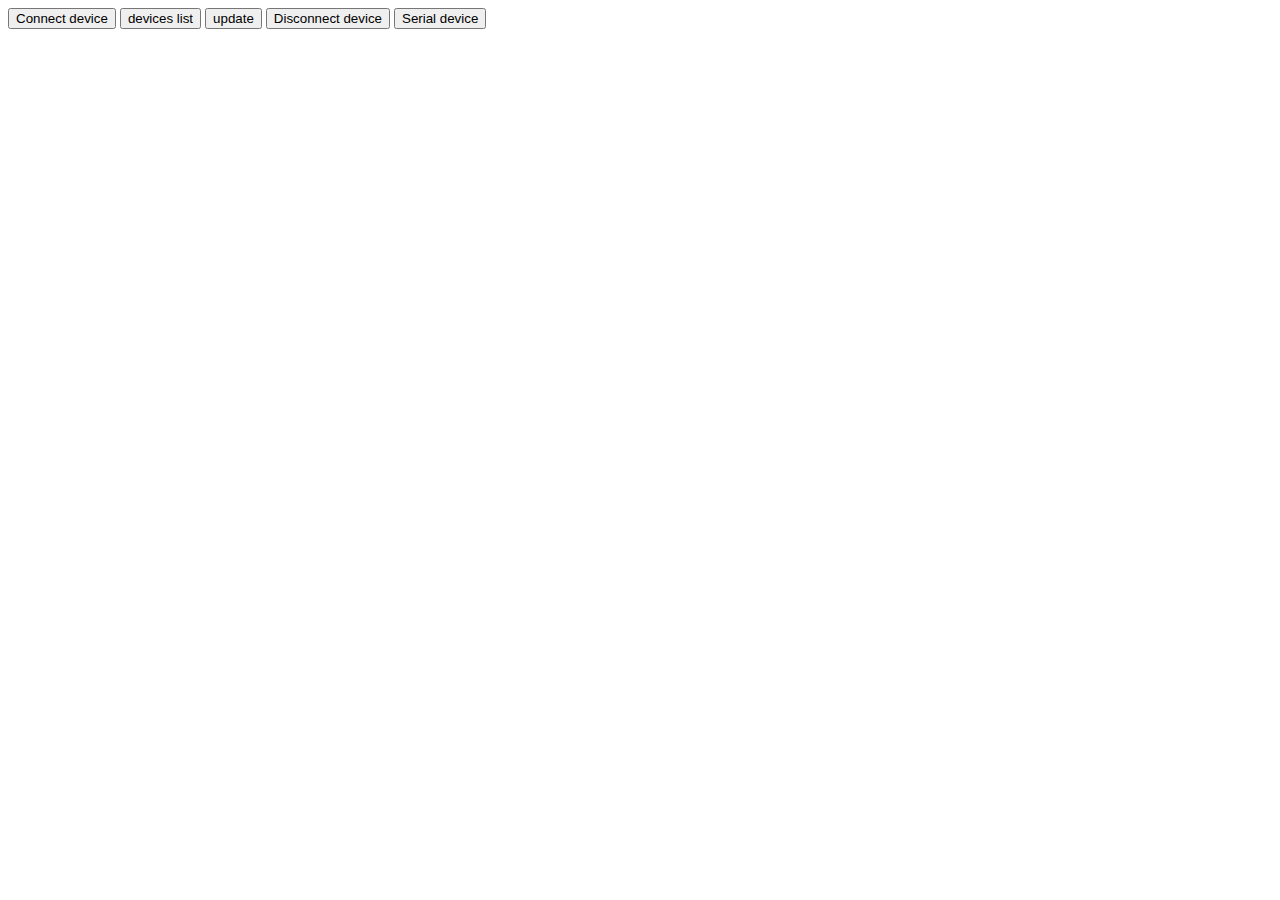
<file: web_updater/index.html>
<!DOCTYPE html>
<html lang="en">

<head>
    <meta charset="UTF-8">
    <meta http-equiv="X-UA-Compatible" content="IE=edge">
    <meta name="viewport" content="width=device-width, initial-scale=1.0">
    <script src="https://code.jquery.com/jquery-3.7.0.min.js"
        integrity="sha256-2Pmvv0kuTBOenSvLm6bvfBSSHrUJ+3A7x6P5Ebd07/g=" crossorigin="anonymous"></script>
    <title>Document</title>
</head>

<body>
    <button id="connect_device">Connect device</button>
    <button id="devices_list">devices list</button>
    <button id="updater">update</button>
    <button id="disconnect_device">Disconnect device</button>
    <button id="serial">Serial device</button>

    <script>
        let DEVICE;

        $(document).ready(() => {
            $("#connect_device").click(() => {
                navigator.usb.requestDevice({ filters: [] })
                    .then(device => {
                        console.log(device.productName)
                        console.log(device.manufacturerName)
                        console.log(device.vendorId)
                        DEVICE = device
                    })
                    .catch(error => { console.error(error); });
            })

            $("#disconnect_device").click(() => {
                DEVICE.forget()
            })

            $("#devices_list").click(() => {
                console.log("request list")
                navigator.usb.getDevices()
                    .then(devices => {
                        devices.forEach(device => {
                            console.log(device.productName);
                            console.log(device.manufacturerName);
                        });
                    })
                    .catch(error => {
                        console.error(error)
                    })
            })

            $("#updater").click(() => {
                DEVICE.open()
                    .then(DEVICE.selectConfiguration(1))
                    .then(DEVICE.claimInterface(0))
                    .then(DEVICE.transferOut(
                        2,
                        new Uint8Array(
                            new TextEncoder().encode('Test value\n')
                        ),
                    ))
                    .then(DEVICE.close())
            })

            $("#serial").click(() => {
                navigator.serial.getPorts().then((ports) => {
                    console.log(ports)
                });
            })

        })
    </script>

</body>

</html>
</file>
<file: assets/_mkdocstrings.css>
/* Avoid breaking parameter names, etc. in table cells. */
.doc-contents td code {
  word-break: normal !important;
}

/* No line break before first paragraph of descriptions. */
.doc-md-description,
.doc-md-description>p:first-child {
  display: inline;
}

/* Max width for docstring sections tables. */
.doc .md-typeset__table,
.doc .md-typeset__table table {
  display: table !important;
  width: 100%;
}

.doc .md-typeset__table tr {
  display: table-row;
}

/* Defaults in Spacy table style. */
.doc-param-default {
  float: right;
}

/* Keep headings consistent. */
h1.doc-heading,
h2.doc-heading,
h3.doc-heading,
h4.doc-heading,
h5.doc-heading,
h6.doc-heading {
  font-weight: 400;
  line-height: 1.5;
  color: inherit;
  text-transform: none;
}

h1.doc-heading {
  font-size: 1.6rem;
}

h2.doc-heading {
  font-size: 1.2rem;
}

h3.doc-heading {
  font-size: 1.15rem;
}

h4.doc-heading {
  font-size: 1.10rem;
}

h5.doc-heading {
  font-size: 1.05rem;
}

h6.doc-heading {
  font-size: 1rem;
}
</file>
<file: stylesheets/extra.css>
language-python {
    font-size: 32px;
    color: red;
}

.md-typeset h1 {
    color: red;
}

.md-typeset h5 > code {
    font-size: 1.5em;
    background-color: yellow;
}

body {
    font-size: 3em;
}
</file>
<file: assets/stylesheets/main.fad675c6.min.css>
@charset "UTF-8";html{-webkit-text-size-adjust:none;-moz-text-size-adjust:none;text-size-adjust:none;box-sizing:border-box}*,:after,:before{box-sizing:inherit}@media (prefers-reduced-motion){*,:after,:before{transition:none!important}}body{margin:0}a,button,input,label{-webkit-tap-highlight-color:transparent}a{color:inherit;text-decoration:none}hr{border:0;box-sizing:initial;display:block;height:.05rem;overflow:visible;padding:0}small{font-size:80%}sub,sup{line-height:1em}img{border-style:none}table{border-collapse:initial;border-spacing:0}td,th{font-weight:400;vertical-align:top}button{background:#0000;border:0;font-family:inherit;font-size:inherit;margin:0;padding:0}input{border:0;outline:none}:root{--md-primary-fg-color:#4051b5;--md-primary-fg-color--light:#5d6cc0;--md-primary-fg-color--dark:#303fa1;--md-primary-bg-color:#fff;--md-primary-bg-color--light:#ffffffb3;--md-accent-fg-color:#526cfe;--md-accent-fg-color--transparent:#526cfe1a;--md-accent-bg-color:#fff;--md-accent-bg-color--light:#ffffffb3}[data-md-color-scheme=default]{color-scheme:light}[data-md-color-scheme=default] img[src$="#gh-dark-mode-only"],[data-md-color-scheme=default] img[src$="#only-dark"]{display:none}:root,[data-md-color-scheme=default]{--md-hue:225deg;--md-default-fg-color:#000000de;--md-default-fg-color--light:#0000008a;--md-default-fg-color--lighter:#00000052;--md-default-fg-color--lightest:#00000012;--md-default-bg-color:#fff;--md-default-bg-color--light:#ffffffb3;--md-default-bg-color--lighter:#ffffff4d;--md-default-bg-color--lightest:#ffffff1f;--md-code-fg-color:#36464e;--md-code-bg-color:#f5f5f5;--md-code-hl-color:#4287ff;--md-code-hl-color--light:#4287ff1a;--md-code-hl-number-color:#d52a2a;--md-code-hl-special-color:#db1457;--md-code-hl-function-color:#a846b9;--md-code-hl-constant-color:#6e59d9;--md-code-hl-keyword-color:#3f6ec6;--md-code-hl-string-color:#1c7d4d;--md-code-hl-name-color:var(--md-code-fg-color);--md-code-hl-operator-color:var(--md-default-fg-color--light);--md-code-hl-punctuation-color:var(--md-default-fg-color--light);--md-code-hl-comment-color:var(--md-default-fg-color--light);--md-code-hl-generic-color:var(--md-default-fg-color--light);--md-code-hl-variable-color:var(--md-default-fg-color--light);--md-typeset-color:var(--md-default-fg-color);--md-typeset-a-color:var(--md-primary-fg-color);--md-typeset-del-color:#f5503d26;--md-typeset-ins-color:#0bd57026;--md-typeset-kbd-color:#fafafa;--md-typeset-kbd-accent-color:#fff;--md-typeset-kbd-border-color:#b8b8b8;--md-typeset-mark-color:#ffff0080;--md-typeset-table-color:#0000001f;--md-typeset-table-color--light:rgba(0,0,0,.035);--md-admonition-fg-color:var(--md-default-fg-color);--md-admonition-bg-color:var(--md-default-bg-color);--md-warning-fg-color:#000000de;--md-warning-bg-color:#ff9;--md-footer-fg-color:#fff;--md-footer-fg-color--light:#ffffffb3;--md-footer-fg-color--lighter:#ffffff73;--md-footer-bg-color:#000000de;--md-footer-bg-color--dark:#00000052;--md-shadow-z1:0 0.2rem 0.5rem #0000000d,0 0 0.05rem #0000001a;--md-shadow-z2:0 0.2rem 0.5rem #0000001a,0 0 0.05rem #00000040;--md-shadow-z3:0 0.2rem 0.5rem #0003,0 0 0.05rem #00000059}.md-icon svg{fill:currentcolor;display:block;height:1.2rem;width:1.2rem}body{-webkit-font-smoothing:antialiased;-moz-osx-font-smoothing:grayscale;--md-text-font-family:var(--md-text-font,_),-apple-system,BlinkMacSystemFont,Helvetica,Arial,sans-serif;--md-code-font-family:var(--md-code-font,_),SFMono-Regular,Consolas,Menlo,monospace}aside,body,input{font-feature-settings:"kern","liga";color:var(--md-typeset-color);font-family:var(--md-text-font-family)}code,kbd,pre{font-feature-settings:"kern";font-family:var(--md-code-font-family)}:root{--md-typeset-table-sort-icon:url('data:image/svg+xml;charset=utf-8,<svg xmlns="http://www.w3.org/2000/svg" viewBox="0 0 24 24"><path d="m18 21-4-4h3V7h-3l4-4 4 4h-3v10h3M2 19v-2h10v2M2 13v-2h7v2M2 7V5h4v2H2Z"/></svg>');--md-typeset-table-sort-icon--asc:url('data:image/svg+xml;charset=utf-8,<svg xmlns="http://www.w3.org/2000/svg" viewBox="0 0 24 24"><path d="M19 17h3l-4 4-4-4h3V3h2M2 17h10v2H2M6 5v2H2V5m0 6h7v2H2v-2Z"/></svg>');--md-typeset-table-sort-icon--desc:url('data:image/svg+xml;charset=utf-8,<svg xmlns="http://www.w3.org/2000/svg" viewBox="0 0 24 24"><path d="M19 7h3l-4-4-4 4h3v14h2M2 17h10v2H2M6 5v2H2V5m0 6h7v2H2v-2Z"/></svg>')}.md-typeset{-webkit-print-color-adjust:exact;color-adjust:exact;font-size:.8rem;line-height:1.6}@media print{.md-typeset{font-size:.68rem}}.md-typeset blockquote,.md-typeset dl,.md-typeset figure,.md-typeset ol,.md-typeset pre,.md-typeset ul{margin-bottom:1em;margin-top:1em}.md-typeset h1{color:var(--md-default-fg-color--light);font-size:2em;line-height:1.3;margin:0 0 1.25em}.md-typeset h1,.md-typeset h2{font-weight:300;letter-spacing:-.01em}.md-typeset h2{font-size:1.5625em;line-height:1.4;margin:1.6em 0 .64em}.md-typeset h3{font-size:1.25em;font-weight:400;letter-spacing:-.01em;line-height:1.5;margin:1.6em 0 .8em}.md-typeset h2+h3{margin-top:.8em}.md-typeset h4{font-weight:700;letter-spacing:-.01em;margin:1em 0}.md-typeset h5,.md-typeset h6{color:var(--md-default-fg-color--light);font-size:.8em;font-weight:700;letter-spacing:-.01em;margin:1.25em 0}.md-typeset h5{text-transform:uppercase}.md-typeset hr{border-bottom:.05rem solid var(--md-default-fg-color--lightest);display:flow-root;margin:1.5em 0}.md-typeset a{color:var(--md-typeset-a-color);word-break:break-word}.md-typeset a,.md-typeset a:before{transition:color 125ms}.md-typeset a:focus,.md-typeset a:hover{color:var(--md-accent-fg-color)}.md-typeset a:focus code,.md-typeset a:hover code{background-color:var(--md-accent-fg-color--transparent)}.md-typeset a code{color:currentcolor;transition:background-color 125ms}.md-typeset a.focus-visible{outline-color:var(--md-accent-fg-color);outline-offset:.2rem}.md-typeset code,.md-typeset kbd,.md-typeset pre{color:var(--md-code-fg-color);direction:ltr;font-variant-ligatures:none}@media print{.md-typeset code,.md-typeset kbd,.md-typeset pre{white-space:pre-wrap}}.md-typeset code{background-color:var(--md-code-bg-color);border-radius:.1rem;-webkit-box-decoration-break:clone;box-decoration-break:clone;font-size:.85em;padding:0 .2941176471em;word-break:break-word}.md-typeset code:not(.focus-visible){-webkit-tap-highlight-color:transparent;outline:none}.md-typeset pre{display:flow-root;line-height:1.4;position:relative}.md-typeset pre>code{-webkit-box-decoration-break:slice;box-decoration-break:slice;box-shadow:none;display:block;margin:0;outline-color:var(--md-accent-fg-color);overflow:auto;padding:.7720588235em 1.1764705882em;scrollbar-color:var(--md-default-fg-color--lighter) #0000;scrollbar-width:thin;touch-action:auto;word-break:normal}.md-typeset pre>code:hover{scrollbar-color:var(--md-accent-fg-color) #0000}.md-typeset pre>code::-webkit-scrollbar{height:.2rem;width:.2rem}.md-typeset pre>code::-webkit-scrollbar-thumb{background-color:var(--md-default-fg-color--lighter)}.md-typeset pre>code::-webkit-scrollbar-thumb:hover{background-color:var(--md-accent-fg-color)}.md-typeset kbd{background-color:var(--md-typeset-kbd-color);border-radius:.1rem;box-shadow:0 .1rem 0 .05rem var(--md-typeset-kbd-border-color),0 .1rem 0 var(--md-typeset-kbd-border-color),0 -.1rem .2rem var(--md-typeset-kbd-accent-color) inset;color:var(--md-default-fg-color);display:inline-block;font-size:.75em;padding:0 .6666666667em;vertical-align:text-top;word-break:break-word}.md-typeset mark{background-color:var(--md-typeset-mark-color);-webkit-box-decoration-break:clone;box-decoration-break:clone;color:inherit;word-break:break-word}.md-typeset abbr{border-bottom:.05rem dotted var(--md-default-fg-color--light);cursor:help;text-decoration:none}@media (hover:none){.md-typeset abbr[title]:focus:after,.md-typeset abbr[title]:hover:after{background-color:var(--md-default-fg-color);border-radius:.1rem;box-shadow:var(--md-shadow-z3);color:var(--md-default-bg-color);content:attr(title);font-size:.7rem;left:.8rem;margin-top:2em;padding:.2rem .3rem;position:absolute;right:.8rem}}.md-typeset small{opacity:.75}[dir=ltr] .md-typeset sub,[dir=ltr] .md-typeset sup{margin-left:.078125em}[dir=rtl] .md-typeset sub,[dir=rtl] .md-typeset sup{margin-right:.078125em}[dir=ltr] .md-typeset blockquote{padding-left:.6rem}[dir=rtl] .md-typeset blockquote{padding-right:.6rem}[dir=ltr] .md-typeset blockquote{border-left:.2rem solid var(--md-default-fg-color--lighter)}[dir=rtl] .md-typeset blockquote{border-right:.2rem solid var(--md-default-fg-color--lighter)}.md-typeset blockquote{color:var(--md-default-fg-color--light);margin-left:0;margin-right:0}.md-typeset ul{list-style-type:disc}[dir=ltr] .md-typeset ol,[dir=ltr] .md-typeset ul{margin-left:.625em}[dir=rtl] .md-typeset ol,[dir=rtl] .md-typeset ul{margin-right:.625em}.md-typeset ol,.md-typeset ul{padding:0}.md-typeset ol:not([hidden]),.md-typeset ul:not([hidden]){display:flow-root}.md-typeset ol ol,.md-typeset ul ol{list-style-type:lower-alpha}.md-typeset ol ol ol,.md-typeset ul ol ol{list-style-type:lower-roman}[dir=ltr] .md-typeset ol li,[dir=ltr] .md-typeset ul li{margin-left:1.25em}[dir=rtl] .md-typeset ol li,[dir=rtl] .md-typeset ul li{margin-right:1.25em}.md-typeset ol li,.md-typeset ul li{margin-bottom:.5em}.md-typeset ol li blockquote,.md-typeset ol li p,.md-typeset ul li blockquote,.md-typeset ul li p{margin:.5em 0}.md-typeset ol li:last-child,.md-typeset ul li:last-child{margin-bottom:0}[dir=ltr] .md-typeset ol li ol,[dir=ltr] .md-typeset ol li ul,[dir=ltr] .md-typeset ul li ol,[dir=ltr] .md-typeset ul li ul{margin-left:.625em}[dir=rtl] .md-typeset ol li ol,[dir=rtl] .md-typeset ol li ul,[dir=rtl] .md-typeset ul li ol,[dir=rtl] .md-typeset ul li ul{margin-right:.625em}.md-typeset ol li ol,.md-typeset ol li ul,.md-typeset ul li ol,.md-typeset ul li ul{margin-bottom:.5em;margin-top:.5em}[dir=ltr] .md-typeset dd{margin-left:1.875em}[dir=rtl] .md-typeset dd{margin-right:1.875em}.md-typeset dd{margin-bottom:1.5em;margin-top:1em}.md-typeset img,.md-typeset svg,.md-typeset video{height:auto;max-width:100%}.md-typeset img[align=left]{margin:1em 1em 1em 0}.md-typeset img[align=right]{margin:1em 0 1em 1em}.md-typeset img[align]:only-child{margin-top:0}.md-typeset figure{display:flow-root;margin:1em auto;max-width:100%;text-align:center;width:-webkit-fit-content;width:-moz-fit-content;width:fit-content}.md-typeset figure img{display:block}.md-typeset figcaption{font-style:italic;margin:1em auto;max-width:24rem}.md-typeset iframe{max-width:100%}.md-typeset table:not([class]){background-color:var(--md-default-bg-color);border:.05rem solid var(--md-typeset-table-color);border-radius:.1rem;display:inline-block;font-size:.64rem;max-width:100%;overflow:auto;touch-action:auto}@media print{.md-typeset table:not([class]){display:table}}.md-typeset table:not([class])+*{margin-top:1.5em}.md-typeset table:not([class]) td>:first-child,.md-typeset table:not([class]) th>:first-child{margin-top:0}.md-typeset table:not([class]) td>:last-child,.md-typeset table:not([class]) th>:last-child{margin-bottom:0}.md-typeset table:not([class]) td:not([align]),.md-typeset table:not([class]) th:not([align]){text-align:left}[dir=rtl] .md-typeset table:not([class]) td:not([align]),[dir=rtl] .md-typeset table:not([class]) th:not([align]){text-align:right}.md-typeset table:not([class]) th{font-weight:700;min-width:5rem;padding:.9375em 1.25em;vertical-align:top}.md-typeset table:not([class]) td{border-top:.05rem solid var(--md-typeset-table-color);padding:.9375em 1.25em;vertical-align:top}.md-typeset table:not([class]) tbody tr{transition:background-color 125ms}.md-typeset table:not([class]) tbody tr:hover{background-color:var(--md-typeset-table-color--light);box-shadow:0 .05rem 0 var(--md-default-bg-color) inset}.md-typeset table:not([class]) a{word-break:normal}.md-typeset table th[role=columnheader]{cursor:pointer}[dir=ltr] .md-typeset table th[role=columnheader]:after{margin-left:.5em}[dir=rtl] .md-typeset table th[role=columnheader]:after{margin-right:.5em}.md-typeset table th[role=columnheader]:after{content:"";display:inline-block;height:1.2em;-webkit-mask-image:var(--md-typeset-table-sort-icon);mask-image:var(--md-typeset-table-sort-icon);-webkit-mask-repeat:no-repeat;mask-repeat:no-repeat;-webkit-mask-size:contain;mask-size:contain;transition:background-color 125ms;vertical-align:text-bottom;width:1.2em}.md-typeset table th[role=columnheader]:hover:after{background-color:var(--md-default-fg-color--lighter)}.md-typeset table th[role=columnheader][aria-sort=ascending]:after{background-color:var(--md-default-fg-color--light);-webkit-mask-image:var(--md-typeset-table-sort-icon--asc);mask-image:var(--md-typeset-table-sort-icon--asc)}.md-typeset table th[role=columnheader][aria-sort=descending]:after{background-color:var(--md-default-fg-color--light);-webkit-mask-image:var(--md-typeset-table-sort-icon--desc);mask-image:var(--md-typeset-table-sort-icon--desc)}.md-typeset__scrollwrap{margin:1em -.8rem;overflow-x:auto;touch-action:auto}.md-typeset__table{display:inline-block;margin-bottom:.5em;padding:0 .8rem}@media print{.md-typeset__table{display:block}}html .md-typeset__table table{display:table;margin:0;overflow:hidden;width:100%}@media screen and (max-width:44.984375em){.md-content__inner>pre{margin:1em -.8rem}.md-content__inner>pre code{border-radius:0}}.md-typeset .md-author{display:block;flex-shrink:0;height:1.6rem;overflow:hidden;position:relative;transition:color 125ms,transform 125ms;width:1.6rem}.md-typeset .md-author img{border-radius:100%;display:block}.md-typeset .md-author--more{background:var(--md-default-fg-color--lightest);color:var(--md-default-fg-color--lighter);font-size:.6rem;font-weight:700;line-height:1.6rem;text-align:center}.md-typeset .md-author--long{height:2.4rem;width:2.4rem}.md-typeset a.md-author{transform:scale(1)}.md-typeset a.md-author img{filter:grayscale(100%) opacity(75%);transition:filter 125ms}.md-typeset a.md-author:focus,.md-typeset a.md-author:hover{transform:scale(1.1);z-index:1}.md-typeset a.md-author:focus img,.md-typeset a.md-author:hover img{filter:grayscale(0)}.md-banner{background-color:var(--md-footer-bg-color);color:var(--md-footer-fg-color);overflow:auto}@media print{.md-banner{display:none}}.md-banner--warning{background-color:var(--md-warning-bg-color);color:var(--md-warning-fg-color)}.md-banner__inner{font-size:.7rem;margin:.6rem auto;padding:0 .8rem}[dir=ltr] .md-banner__button{float:right}[dir=rtl] .md-banner__button{float:left}.md-banner__button{color:inherit;cursor:pointer;transition:opacity .25s}.no-js .md-banner__button{display:none}.md-banner__button:hover{opacity:.7}html{font-size:125%;height:100%;overflow-x:hidden}@media screen and (min-width:100em){html{font-size:137.5%}}@media screen and (min-width:125em){html{font-size:150%}}body{background-color:var(--md-default-bg-color);display:flex;flex-direction:column;font-size:.5rem;min-height:100%;position:relative;width:100%}@media print{body{display:block}}@media screen and (max-width:59.984375em){body[data-md-scrolllock]{position:fixed}}.md-grid{margin-left:auto;margin-right:auto;max-width:61rem}.md-container{display:flex;flex-direction:column;flex-grow:1}@media print{.md-container{display:block}}.md-main{flex-grow:1}.md-main__inner{display:flex;height:100%;margin-top:1.5rem}.md-ellipsis{overflow:hidden;text-overflow:ellipsis}.md-toggle{display:none}.md-option{height:0;opacity:0;position:absolute;width:0}.md-option:checked+label:not([hidden]){display:block}.md-option.focus-visible+label{outline-color:var(--md-accent-fg-color);outline-style:auto}.md-skip{background-color:var(--md-default-fg-color);border-radius:.1rem;color:var(--md-default-bg-color);font-size:.64rem;margin:.5rem;opacity:0;outline-color:var(--md-accent-fg-color);padding:.3rem .5rem;position:fixed;transform:translateY(.4rem);z-index:-1}.md-skip:focus{opacity:1;transform:translateY(0);transition:transform .25s cubic-bezier(.4,0,.2,1),opacity 175ms 75ms;z-index:10}@page{margin:25mm}:root{--md-clipboard-icon:url('data:image/svg+xml;charset=utf-8,<svg xmlns="http://www.w3.org/2000/svg" viewBox="0 0 24 24"><path d="M19 21H8V7h11m0-2H8a2 2 0 0 0-2 2v14a2 2 0 0 0 2 2h11a2 2 0 0 0 2-2V7a2 2 0 0 0-2-2m-3-4H4a2 2 0 0 0-2 2v14h2V3h12V1Z"/></svg>')}.md-clipboard{border-radius:.1rem;color:var(--md-default-fg-color--lightest);cursor:pointer;height:1.5em;outline-color:var(--md-accent-fg-color);outline-offset:.1rem;position:absolute;right:.5em;top:.5em;transition:color .25s;width:1.5em;z-index:1}@media print{.md-clipboard{display:none}}.md-clipboard:not(.focus-visible){-webkit-tap-highlight-color:transparent;outline:none}:hover>.md-clipboard{color:var(--md-default-fg-color--light)}.md-clipboard:focus,.md-clipboard:hover{color:var(--md-accent-fg-color)}.md-clipboard:after{background-color:currentcolor;content:"";display:block;height:1.125em;margin:0 auto;-webkit-mask-image:var(--md-clipboard-icon);mask-image:var(--md-clipboard-icon);-webkit-mask-position:center;mask-position:center;-webkit-mask-repeat:no-repeat;mask-repeat:no-repeat;-webkit-mask-size:contain;mask-size:contain;width:1.125em}.md-clipboard--inline{cursor:pointer}.md-clipboard--inline code{transition:color .25s,background-color .25s}.md-clipboard--inline:focus code,.md-clipboard--inline:hover code{background-color:var(--md-accent-fg-color--transparent);color:var(--md-accent-fg-color)}@keyframes consent{0%{opacity:0;transform:translateY(100%)}to{opacity:1;transform:translateY(0)}}@keyframes overlay{0%{opacity:0}to{opacity:1}}.md-consent__overlay{animation:overlay .25s both;-webkit-backdrop-filter:blur(.1rem);backdrop-filter:blur(.1rem);background-color:#0000008a;height:100%;opacity:1;position:fixed;top:0;width:100%;z-index:5}.md-consent__inner{animation:consent .5s cubic-bezier(.1,.7,.1,1) both;background-color:var(--md-default-bg-color);border:0;border-radius:.1rem;bottom:0;box-shadow:0 0 .2rem #0000001a,0 .2rem .4rem #0003;max-height:100%;overflow:auto;padding:0;position:fixed;width:100%;z-index:5}.md-consent__form{padding:.8rem}.md-consent__settings{display:none;margin:1em 0}input:checked+.md-consent__settings{display:block}.md-consent__controls{margin-bottom:.8rem}.md-typeset .md-consent__controls .md-button{display:inline}@media screen and (max-width:44.984375em){.md-typeset .md-consent__controls .md-button{display:block;margin-top:.4rem;text-align:center;width:100%}}.md-consent label{cursor:pointer}.md-content{flex-grow:1;min-width:0}.md-content__inner{margin:0 .8rem 1.2rem;padding-top:.6rem}@media screen and (min-width:76.25em){[dir=ltr] .md-sidebar--primary:not([hidden])~.md-content>.md-content__inner{margin-left:1.2rem}[dir=ltr] .md-sidebar--secondary:not([hidden])~.md-content>.md-content__inner,[dir=rtl] .md-sidebar--primary:not([hidden])~.md-content>.md-content__inner{margin-right:1.2rem}[dir=rtl] .md-sidebar--secondary:not([hidden])~.md-content>.md-content__inner{margin-left:1.2rem}}.md-content__inner:before{content:"";display:block;height:.4rem}.md-content__inner>:last-child{margin-bottom:0}[dir=ltr] .md-content__button{float:right}[dir=rtl] .md-content__button{float:left}[dir=ltr] .md-content__button{margin-left:.4rem}[dir=rtl] .md-content__button{margin-right:.4rem}.md-content__button{margin:.4rem 0;padding:0}@media print{.md-content__button{display:none}}.md-typeset .md-content__button{color:var(--md-default-fg-color--lighter)}.md-content__button svg{display:inline;vertical-align:top}[dir=rtl] .md-content__button svg{transform:scaleX(-1)}[dir=ltr] .md-dialog{right:.8rem}[dir=rtl] .md-dialog{left:.8rem}.md-dialog{background-color:var(--md-default-fg-color);border-radius:.1rem;bottom:.8rem;box-shadow:var(--md-shadow-z3);min-width:11.1rem;opacity:0;padding:.4rem .6rem;pointer-events:none;position:fixed;transform:translateY(100%);transition:transform 0ms .4s,opacity .4s;z-index:4}@media print{.md-dialog{display:none}}.md-dialog--active{opacity:1;pointer-events:auto;transform:translateY(0);transition:transform .4s cubic-bezier(.075,.85,.175,1),opacity .4s}.md-dialog__inner{color:var(--md-default-bg-color);font-size:.7rem}.md-feedback{margin:2em 0 1em;text-align:center}.md-feedback fieldset{border:none;margin:0;padding:0}.md-feedback__title{font-weight:700;margin:1em auto}.md-feedback__inner{position:relative}.md-feedback__list{display:flex;flex-wrap:wrap;place-content:baseline center;position:relative}.md-feedback__list:hover .md-icon:not(:disabled){color:var(--md-default-fg-color--lighter)}:disabled .md-feedback__list{min-height:1.8rem}.md-feedback__icon{color:var(--md-default-fg-color--light);cursor:pointer;flex-shrink:0;margin:0 .1rem;transition:color 125ms}.md-feedback__icon:not(:disabled).md-icon:hover{color:var(--md-accent-fg-color)}.md-feedback__icon:disabled{color:var(--md-default-fg-color--lightest);pointer-events:none}.md-feedback__note{opacity:0;position:relative;transform:translateY(.4rem);transition:transform .4s cubic-bezier(.1,.7,.1,1),opacity .15s}.md-feedback__note>*{margin:0 auto;max-width:16rem}:disabled .md-feedback__note{opacity:1;transform:translateY(0)}.md-footer{background-color:var(--md-footer-bg-color);color:var(--md-footer-fg-color)}@media print{.md-footer{display:none}}.md-footer__inner{justify-content:space-between;overflow:auto;padding:.2rem}.md-footer__inner:not([hidden]){display:flex}.md-footer__link{align-items:end;display:flex;flex-grow:0.01;margin-bottom:.4rem;margin-top:1rem;max-width:100%;outline-color:var(--md-accent-fg-color);overflow:hidden;transition:opacity .25s}.md-footer__link:focus,.md-footer__link:hover{opacity:.7}[dir=rtl] .md-footer__link svg{transform:scaleX(-1)}@media screen and (max-width:44.984375em){.md-footer__link--prev{flex-shrink:0}.md-footer__link--prev .md-footer__title{display:none}}[dir=ltr] .md-footer__link--next{margin-left:auto}[dir=rtl] .md-footer__link--next{margin-right:auto}.md-footer__link--next{text-align:right}[dir=rtl] .md-footer__link--next{text-align:left}.md-footer__title{flex-grow:1;font-size:.9rem;margin-bottom:.7rem;max-width:calc(100% - 2.4rem);padding:0 1rem;white-space:nowrap}.md-footer__button{margin:.2rem;padding:.4rem}.md-footer__direction{font-size:.64rem;opacity:.7}.md-footer-meta{background-color:var(--md-footer-bg-color--dark)}.md-footer-meta__inner{display:flex;flex-wrap:wrap;justify-content:space-between;padding:.2rem}html .md-footer-meta.md-typeset a{color:var(--md-footer-fg-color--light)}html .md-footer-meta.md-typeset a:focus,html .md-footer-meta.md-typeset a:hover{color:var(--md-footer-fg-color)}.md-copyright{color:var(--md-footer-fg-color--lighter);font-size:.64rem;margin:auto .6rem;padding:.4rem 0;width:100%}@media screen and (min-width:45em){.md-copyright{width:auto}}.md-copyright__highlight{color:var(--md-footer-fg-color--light)}.md-social{display:inline-flex;gap:.2rem;margin:0 .4rem;padding:.2rem 0 .6rem}@media screen and (min-width:45em){.md-social{padding:.6rem 0}}.md-social__link{display:inline-block;height:1.6rem;text-align:center;width:1.6rem}.md-social__link:before{line-height:1.9}.md-social__link svg{fill:currentcolor;max-height:.8rem;vertical-align:-25%}.md-typeset .md-button{border:.1rem solid;border-radius:.1rem;color:var(--md-primary-fg-color);cursor:pointer;display:inline-block;font-weight:700;padding:.625em 2em;transition:color 125ms,background-color 125ms,border-color 125ms}.md-typeset .md-button--primary{background-color:var(--md-primary-fg-color);border-color:var(--md-primary-fg-color);color:var(--md-primary-bg-color)}.md-typeset .md-button:focus,.md-typeset .md-button:hover{background-color:var(--md-accent-fg-color);border-color:var(--md-accent-fg-color);color:var(--md-accent-bg-color)}[dir=ltr] .md-typeset .md-input{border-top-left-radius:.1rem}[dir=ltr] .md-typeset .md-input,[dir=rtl] .md-typeset .md-input{border-top-right-radius:.1rem}[dir=rtl] .md-typeset .md-input{border-top-left-radius:.1rem}.md-typeset .md-input{border-bottom:.1rem solid var(--md-default-fg-color--lighter);box-shadow:var(--md-shadow-z1);font-size:.8rem;height:1.8rem;padding:0 .6rem;transition:border .25s,box-shadow .25s}.md-typeset .md-input:focus,.md-typeset .md-input:hover{border-bottom-color:var(--md-accent-fg-color);box-shadow:var(--md-shadow-z2)}.md-typeset .md-input--stretch{width:100%}.md-header{background-color:var(--md-primary-fg-color);box-shadow:0 0 .2rem #0000,0 .2rem .4rem #0000;color:var(--md-primary-bg-color);display:block;left:0;position:sticky;right:0;top:0;z-index:4}@media print{.md-header{display:none}}.md-header[hidden]{transform:translateY(-100%);transition:transform .25s cubic-bezier(.8,0,.6,1),box-shadow .25s}.md-header--shadow{box-shadow:0 0 .2rem #0000001a,0 .2rem .4rem #0003;transition:transform .25s cubic-bezier(.1,.7,.1,1),box-shadow .25s}.md-header__inner{align-items:center;display:flex;padding:0 .2rem}.md-header__button{color:currentcolor;cursor:pointer;margin:.2rem;outline-color:var(--md-accent-fg-color);padding:.4rem;position:relative;transition:opacity .25s;vertical-align:middle;z-index:1}.md-header__button:hover{opacity:.7}.md-header__button:not([hidden]){display:inline-block}.md-header__button:not(.focus-visible){-webkit-tap-highlight-color:transparent;outline:none}.md-header__button.md-logo{margin:.2rem;padding:.4rem}@media screen and (max-width:76.234375em){.md-header__button.md-logo{display:none}}.md-header__button.md-logo img,.md-header__button.md-logo svg{fill:currentcolor;display:block;height:1.2rem;width:auto}@media screen and (min-width:60em){.md-header__button[for=__search]{display:none}}.no-js .md-header__button[for=__search]{display:none}[dir=rtl] .md-header__button[for=__search] svg{transform:scaleX(-1)}@media screen and (min-width:76.25em){.md-header__button[for=__drawer]{display:none}}.md-header__topic{display:flex;max-width:100%;position:absolute;transition:transform .4s cubic-bezier(.1,.7,.1,1),opacity .15s;white-space:nowrap}.md-header__topic+.md-header__topic{opacity:0;pointer-events:none;transform:translateX(1.25rem);transition:transform .4s cubic-bezier(1,.7,.1,.1),opacity .15s;z-index:-1}[dir=rtl] .md-header__topic+.md-header__topic{transform:translateX(-1.25rem)}.md-header__topic:first-child{font-weight:700}[dir=ltr] .md-header__title{margin-left:1rem;margin-right:.4rem}[dir=rtl] .md-header__title{margin-left:.4rem;margin-right:1rem}.md-header__title{flex-grow:1;font-size:.9rem;height:2.4rem;line-height:2.4rem}.md-header__title--active .md-header__topic{opacity:0;pointer-events:none;transform:translateX(-1.25rem);transition:transform .4s cubic-bezier(1,.7,.1,.1),opacity .15s;z-index:-1}[dir=rtl] .md-header__title--active .md-header__topic{transform:translateX(1.25rem)}.md-header__title--active .md-header__topic+.md-header__topic{opacity:1;pointer-events:auto;transform:translateX(0);transition:transform .4s cubic-bezier(.1,.7,.1,1),opacity .15s;z-index:0}.md-header__title>.md-header__ellipsis{height:100%;position:relative;width:100%}.md-header__option{display:flex;flex-shrink:0;max-width:100%;transition:max-width 0ms .25s,opacity .25s .25s;white-space:nowrap}[data-md-toggle=search]:checked~.md-header .md-header__option{max-width:0;opacity:0;transition:max-width 0ms,opacity 0ms}.md-header__option>input{bottom:0}.md-header__source{display:none}@media screen and (min-width:60em){[dir=ltr] .md-header__source{margin-left:1rem}[dir=rtl] .md-header__source{margin-right:1rem}.md-header__source{display:block;max-width:11.7rem;width:11.7rem}}@media screen and (min-width:76.25em){[dir=ltr] .md-header__source{margin-left:1.4rem}[dir=rtl] .md-header__source{margin-right:1.4rem}}.md-meta{color:var(--md-default-fg-color--light);font-size:.7rem;line-height:1.3}.md-meta__list{display:inline-flex;flex-wrap:wrap;list-style:none;margin:0;padding:0}.md-meta__item:not(:last-child):after{content:"·";margin-left:.2rem;margin-right:.2rem}.md-meta__link{color:var(--md-typeset-a-color)}.md-meta__link:focus,.md-meta__link:hover{color:var(--md-accent-fg-color)}.md-draft{background-color:#ff1744;border-radius:.125em;color:#fff;display:inline-block;font-weight:700;padding-left:.5714285714em;padding-right:.5714285714em}:root{--md-nav-icon--prev:url('data:image/svg+xml;charset=utf-8,<svg xmlns="http://www.w3.org/2000/svg" viewBox="0 0 24 24"><path d="M20 11v2H8l5.5 5.5-1.42 1.42L4.16 12l7.92-7.92L13.5 5.5 8 11h12Z"/></svg>');--md-nav-icon--next:url('data:image/svg+xml;charset=utf-8,<svg xmlns="http://www.w3.org/2000/svg" viewBox="0 0 24 24"><path d="M8.59 16.58 13.17 12 8.59 7.41 10 6l6 6-6 6-1.41-1.42Z"/></svg>');--md-toc-icon:url('data:image/svg+xml;charset=utf-8,<svg xmlns="http://www.w3.org/2000/svg" viewBox="0 0 24 24"><path d="M3 9h14V7H3v2m0 4h14v-2H3v2m0 4h14v-2H3v2m16 0h2v-2h-2v2m0-10v2h2V7h-2m0 6h2v-2h-2v2Z"/></svg>')}.md-nav{font-size:.7rem;line-height:1.3}.md-nav__title{color:var(--md-default-fg-color--light);display:block;font-weight:700;overflow:hidden;padding:0 .6rem;text-overflow:ellipsis}.md-nav__title .md-nav__button{display:none}.md-nav__title .md-nav__button img{height:100%;width:auto}.md-nav__title .md-nav__button.md-logo img,.md-nav__title .md-nav__button.md-logo svg{fill:currentcolor;display:block;height:2.4rem;max-width:100%;object-fit:contain;width:auto}.md-nav__list{list-style:none;margin:0;padding:0}.md-nav__link{align-items:flex-start;display:flex;gap:.4rem;margin-top:.625em;scroll-snap-align:start;transition:color 125ms}.md-nav__link--passed{color:var(--md-default-fg-color--light)}.md-nav__item .md-nav__link--active,.md-nav__item .md-nav__link--active code{color:var(--md-typeset-a-color)}.md-nav__link .md-ellipsis{position:relative}[dir=ltr] .md-nav__link .md-icon:last-child{margin-left:auto}[dir=rtl] .md-nav__link .md-icon:last-child{margin-right:auto}.md-nav__link svg{fill:currentcolor;flex-shrink:0;height:1.3em}.md-nav__link[for]:focus,.md-nav__link[for]:hover,.md-nav__link[href]:focus,.md-nav__link[href]:hover{color:var(--md-accent-fg-color);cursor:pointer}.md-nav__link.focus-visible{outline-color:var(--md-accent-fg-color);outline-offset:.2rem}.md-nav--primary .md-nav__link[for=__toc]{display:none}.md-nav--primary .md-nav__link[for=__toc] .md-icon:after{background-color:currentcolor;display:block;height:100%;-webkit-mask-image:var(--md-toc-icon);mask-image:var(--md-toc-icon);width:100%}.md-nav--primary .md-nav__link[for=__toc]~.md-nav{display:none}.md-nav__container>.md-nav__link{margin-top:0}.md-nav__container>.md-nav__link:first-child{flex-grow:1;min-width:0}.md-nav__icon{flex-shrink:0}.md-nav__source{display:none}@media screen and (max-width:76.234375em){.md-nav--primary,.md-nav--primary .md-nav{background-color:var(--md-default-bg-color);display:flex;flex-direction:column;height:100%;left:0;position:absolute;right:0;top:0;z-index:1}.md-nav--primary .md-nav__item,.md-nav--primary .md-nav__title{font-size:.8rem;line-height:1.5}.md-nav--primary .md-nav__title{background-color:var(--md-default-fg-color--lightest);color:var(--md-default-fg-color--light);cursor:pointer;height:5.6rem;line-height:2.4rem;padding:3rem .8rem .2rem;position:relative;white-space:nowrap}[dir=ltr] .md-nav--primary .md-nav__title .md-nav__icon{left:.4rem}[dir=rtl] .md-nav--primary .md-nav__title .md-nav__icon{right:.4rem}.md-nav--primary .md-nav__title .md-nav__icon{display:block;height:1.2rem;margin:.2rem;position:absolute;top:.4rem;width:1.2rem}.md-nav--primary .md-nav__title .md-nav__icon:after{background-color:currentcolor;content:"";display:block;height:100%;-webkit-mask-image:var(--md-nav-icon--prev);mask-image:var(--md-nav-icon--prev);-webkit-mask-position:center;mask-position:center;-webkit-mask-repeat:no-repeat;mask-repeat:no-repeat;-webkit-mask-size:contain;mask-size:contain;width:100%}.md-nav--primary .md-nav__title~.md-nav__list{background-color:var(--md-default-bg-color);box-shadow:0 .05rem 0 var(--md-default-fg-color--lightest) inset;overflow-y:auto;scroll-snap-type:y mandatory;touch-action:pan-y}.md-nav--primary .md-nav__title~.md-nav__list>:first-child{border-top:0}.md-nav--primary .md-nav__title[for=__drawer]{background-color:var(--md-primary-fg-color);color:var(--md-primary-bg-color);font-weight:700}.md-nav--primary .md-nav__title .md-logo{display:block;left:.2rem;margin:.2rem;padding:.4rem;position:absolute;right:.2rem;top:.2rem}.md-nav--primary .md-nav__list{flex:1}.md-nav--primary .md-nav__item{border-top:.05rem solid var(--md-default-fg-color--lightest)}.md-nav--primary .md-nav__item--active>.md-nav__link{color:var(--md-typeset-a-color)}.md-nav--primary .md-nav__item--active>.md-nav__link:focus,.md-nav--primary .md-nav__item--active>.md-nav__link:hover{color:var(--md-accent-fg-color)}.md-nav--primary .md-nav__link{margin-top:0;padding:.6rem .8rem}.md-nav--primary .md-nav__link svg{margin-top:.1em}.md-nav--primary .md-nav__link>.md-nav__link{padding:0}[dir=ltr] .md-nav--primary .md-nav__link .md-nav__icon{margin-right:-.2rem}[dir=rtl] .md-nav--primary .md-nav__link .md-nav__icon{margin-left:-.2rem}.md-nav--primary .md-nav__link .md-nav__icon{font-size:1.2rem;height:1.2rem;width:1.2rem}.md-nav--primary .md-nav__link .md-nav__icon:after{background-color:currentcolor;content:"";display:block;height:100%;-webkit-mask-image:var(--md-nav-icon--next);mask-image:var(--md-nav-icon--next);-webkit-mask-position:center;mask-position:center;-webkit-mask-repeat:no-repeat;mask-repeat:no-repeat;-webkit-mask-size:contain;mask-size:contain;width:100%}[dir=rtl] .md-nav--primary .md-nav__icon:after{transform:scale(-1)}.md-nav--primary .md-nav--secondary .md-nav{background-color:initial;position:static}[dir=ltr] .md-nav--primary .md-nav--secondary .md-nav .md-nav__link{padding-left:1.4rem}[dir=rtl] .md-nav--primary .md-nav--secondary .md-nav .md-nav__link{padding-right:1.4rem}[dir=ltr] .md-nav--primary .md-nav--secondary .md-nav .md-nav .md-nav__link{padding-left:2rem}[dir=rtl] .md-nav--primary .md-nav--secondary .md-nav .md-nav .md-nav__link{padding-right:2rem}[dir=ltr] .md-nav--primary .md-nav--secondary .md-nav .md-nav .md-nav .md-nav__link{padding-left:2.6rem}[dir=rtl] .md-nav--primary .md-nav--secondary .md-nav .md-nav .md-nav .md-nav__link{padding-right:2.6rem}[dir=ltr] .md-nav--primary .md-nav--secondary .md-nav .md-nav .md-nav .md-nav .md-nav__link{padding-left:3.2rem}[dir=rtl] .md-nav--primary .md-nav--secondary .md-nav .md-nav .md-nav .md-nav .md-nav__link{padding-right:3.2rem}.md-nav--secondary{background-color:initial}.md-nav__toggle~.md-nav{display:flex;opacity:0;transform:translateX(100%);transition:transform .25s cubic-bezier(.8,0,.6,1),opacity 125ms 50ms}[dir=rtl] .md-nav__toggle~.md-nav{transform:translateX(-100%)}.md-nav__toggle:checked~.md-nav{opacity:1;transform:translateX(0);transition:transform .25s cubic-bezier(.4,0,.2,1),opacity 125ms 125ms}.md-nav__toggle:checked~.md-nav>.md-nav__list{-webkit-backface-visibility:hidden;backface-visibility:hidden}}@media screen and (max-width:59.984375em){.md-nav--primary .md-nav__link[for=__toc]{display:flex}.md-nav--primary .md-nav__link[for=__toc] .md-icon:after{content:""}.md-nav--primary .md-nav__link[for=__toc]+.md-nav__link{display:none}.md-nav--primary .md-nav__link[for=__toc]~.md-nav{display:flex}.md-nav__source{background-color:var(--md-primary-fg-color--dark);color:var(--md-primary-bg-color);display:block;padding:0 .2rem}}@media screen and (min-width:60em) and (max-width:76.234375em){.md-nav--integrated .md-nav__link[for=__toc]{display:flex}.md-nav--integrated .md-nav__link[for=__toc] .md-icon:after{content:""}.md-nav--integrated .md-nav__link[for=__toc]+.md-nav__link{display:none}.md-nav--integrated .md-nav__link[for=__toc]~.md-nav{display:flex}}@media screen and (min-width:60em){.md-nav{margin-bottom:-.4rem}.md-nav--secondary .md-nav__title{background:var(--md-default-bg-color);box-shadow:0 0 .4rem .4rem var(--md-default-bg-color);position:sticky;top:0;z-index:1}.md-nav--secondary .md-nav__title[for=__toc]{scroll-snap-align:start}.md-nav--secondary .md-nav__title .md-nav__icon{display:none}[dir=ltr] .md-nav--secondary .md-nav__list{padding-left:.6rem}[dir=rtl] .md-nav--secondary .md-nav__list{padding-right:.6rem}.md-nav--secondary .md-nav__list{padding-bottom:.4rem}[dir=ltr] .md-nav--secondary .md-nav__item>.md-nav__link{margin-right:.4rem}[dir=rtl] .md-nav--secondary .md-nav__item>.md-nav__link{margin-left:.4rem}}@media screen and (min-width:76.25em){.md-nav{margin-bottom:-.4rem;transition:max-height .25s cubic-bezier(.86,0,.07,1)}.md-nav--primary .md-nav__title{background:var(--md-default-bg-color);box-shadow:0 0 .4rem .4rem var(--md-default-bg-color);position:sticky;top:0;z-index:1}.md-nav--primary .md-nav__title[for=__drawer]{scroll-snap-align:start}.md-nav--primary .md-nav__title .md-nav__icon{display:none}[dir=ltr] .md-nav--primary .md-nav__list{padding-left:.6rem}[dir=rtl] .md-nav--primary .md-nav__list{padding-right:.6rem}.md-nav--primary .md-nav__list{padding-bottom:.4rem}[dir=ltr] .md-nav--primary .md-nav__item>.md-nav__link{margin-right:.4rem}[dir=rtl] .md-nav--primary .md-nav__item>.md-nav__link{margin-left:.4rem}.md-nav__toggle~.md-nav{display:grid;grid-template-rows:0fr;opacity:0;transition:grid-template-rows .25s cubic-bezier(.86,0,.07,1),opacity .25s,visibility 0ms .25s;visibility:collapse}.md-nav__toggle~.md-nav>.md-nav__list{overflow:hidden}.md-nav__toggle.md-toggle--indeterminate~.md-nav,.md-nav__toggle:checked~.md-nav{grid-template-rows:1fr;opacity:1;transition:grid-template-rows .25s cubic-bezier(.86,0,.07,1),opacity .15s .1s,visibility 0ms;visibility:visible}.md-nav__toggle.md-toggle--indeterminate~.md-nav{transition:none}.md-nav__item--nested>.md-nav>.md-nav__title{display:none}.md-nav__item--section{display:block;margin:1.25em 0}.md-nav__item--section:last-child{margin-bottom:0}.md-nav__item--section>.md-nav__link{font-weight:700}.md-nav__item--section>.md-nav__link[for]{color:var(--md-default-fg-color--light)}.md-nav__item--section>.md-nav__link:not(.md-nav__container){pointer-events:none}.md-nav__item--section>.md-nav__link .md-icon,.md-nav__item--section>.md-nav__link>[for]{display:none}[dir=ltr] .md-nav__item--section>.md-nav{margin-left:-.6rem}[dir=rtl] .md-nav__item--section>.md-nav{margin-right:-.6rem}.md-nav__item--section>.md-nav{display:block;opacity:1;visibility:visible}.md-nav__item--section>.md-nav>.md-nav__list>.md-nav__item{padding:0}.md-nav__icon{border-radius:100%;height:.9rem;transition:background-color .25s;width:.9rem}.md-nav__icon:hover{background-color:var(--md-accent-fg-color--transparent)}.md-nav__icon:after{background-color:currentcolor;border-radius:100%;content:"";display:inline-block;height:100%;-webkit-mask-image:var(--md-nav-icon--next);mask-image:var(--md-nav-icon--next);-webkit-mask-position:center;mask-position:center;-webkit-mask-repeat:no-repeat;mask-repeat:no-repeat;-webkit-mask-size:contain;mask-size:contain;transition:transform .25s;vertical-align:-.1rem;width:100%}[dir=rtl] .md-nav__icon:after{transform:rotate(180deg)}.md-nav__item--nested .md-nav__toggle:checked~.md-nav__link .md-nav__icon:after,.md-nav__item--nested .md-toggle--indeterminate~.md-nav__link .md-nav__icon:after{transform:rotate(90deg)}.md-nav--lifted>.md-nav__list>.md-nav__item,.md-nav--lifted>.md-nav__title{display:none}.md-nav--lifted>.md-nav__list>.md-nav__item--active{display:block}.md-nav--lifted>.md-nav__list>.md-nav__item--active>.md-nav__link{background:var(--md-default-bg-color);box-shadow:0 0 .4rem .4rem var(--md-default-bg-color);margin-top:0;position:sticky;top:0;z-index:1}.md-nav--lifted>.md-nav__list>.md-nav__item--active>.md-nav__link:not(.md-nav__container){pointer-events:none}.md-nav--lifted>.md-nav__list>.md-nav__item--active.md-nav__item--section{margin:0}[dir=ltr] .md-nav--lifted>.md-nav__list>.md-nav__item>.md-nav{margin-left:-.6rem}[dir=rtl] .md-nav--lifted>.md-nav__list>.md-nav__item>.md-nav{margin-right:-.6rem}.md-nav--lifted>.md-nav__list>.md-nav__item>[for]{color:var(--md-default-fg-color--light)}.md-nav--lifted .md-nav[data-md-level="1"]{grid-template-rows:1fr;opacity:1;visibility:visible}.md-nav--integrated>.md-nav__list>.md-nav__item--active:not(.md-nav__item--nested){padding:0 .6rem}.md-nav--integrated>.md-nav__list>.md-nav__item--active:not(.md-nav__item--nested)>.md-nav__link{padding:0}[dir=ltr] .md-nav--integrated>.md-nav__list>.md-nav__item--active .md-nav--secondary{border-left:.05rem solid var(--md-primary-fg-color)}[dir=rtl] .md-nav--integrated>.md-nav__list>.md-nav__item--active .md-nav--secondary{border-right:.05rem solid var(--md-primary-fg-color)}.md-nav--integrated>.md-nav__list>.md-nav__item--active .md-nav--secondary{display:block;margin-bottom:1.25em;opacity:1;visibility:visible}.md-nav--integrated>.md-nav__list>.md-nav__item--active .md-nav--secondary>.md-nav__list{overflow:visible;padding-bottom:0}.md-nav--integrated>.md-nav__list>.md-nav__item--active .md-nav--secondary>.md-nav__title{display:none}}.md-pagination{font-size:.8rem;font-weight:700;gap:.4rem}.md-pagination,.md-pagination>*{align-items:center;display:flex;justify-content:center}.md-pagination>*{border-radius:.2rem;height:1.8rem;min-width:1.8rem;text-align:center}.md-pagination__current{background-color:var(--md-default-fg-color--lightest);color:var(--md-default-fg-color--light)}.md-pagination__link{transition:color 125ms,background-color 125ms}.md-pagination__link:focus,.md-pagination__link:hover{background-color:var(--md-accent-fg-color--transparent);color:var(--md-accent-fg-color)}.md-pagination__link:focus svg,.md-pagination__link:hover svg{color:var(--md-accent-fg-color)}.md-pagination__link.focus-visible{outline-color:var(--md-accent-fg-color);outline-offset:.2rem}.md-pagination__link svg{fill:currentcolor;color:var(--md-default-fg-color--lighter);display:block;max-height:100%;width:1.2rem}.md-post__back{border-bottom:.05rem solid var(--md-default-fg-color--lightest);margin-bottom:1.2rem;padding-bottom:1.2rem}@media screen and (max-width:76.234375em){.md-post__back{display:none}}[dir=rtl] .md-post__back svg{transform:scaleX(-1)}.md-post__authors{display:flex;flex-direction:column;gap:.6rem;margin:0 .6rem 1.2rem}.md-post .md-post__meta a{transition:color 125ms}.md-post .md-post__meta a:focus,.md-post .md-post__meta a:hover{color:var(--md-accent-fg-color)}.md-post__title{color:var(--md-default-fg-color--light);font-weight:700}.md-post--excerpt{margin-bottom:3.2rem}.md-post--excerpt .md-post__header{align-items:center;display:flex;gap:.6rem;min-height:1.6rem}.md-post--excerpt .md-post__authors{align-items:center;display:inline-flex;flex-direction:row;gap:.2rem;margin:0;min-height:2.4rem}[dir=ltr] .md-post--excerpt .md-post__meta .md-meta__list{margin-right:.4rem}[dir=rtl] .md-post--excerpt .md-post__meta .md-meta__list{margin-left:.4rem}.md-post--excerpt .md-post__content>:first-child{--md-scroll-margin:6rem;margin-top:0}.md-post>.md-nav--secondary{margin:1em 0}.md-profile{align-items:center;display:flex;font-size:.7rem;gap:.6rem;line-height:1.4;width:100%}.md-profile__description{flex-grow:1}.md-content--post{display:flex}@media screen and (max-width:76.234375em){.md-content--post{flex-flow:column-reverse}}.md-content--post>.md-content__inner{min-width:0}@media screen and (min-width:76.25em){[dir=ltr] .md-content--post>.md-content__inner{margin-left:1.2rem}[dir=rtl] .md-content--post>.md-content__inner{margin-right:1.2rem}}@media screen and (max-width:76.234375em){.md-sidebar.md-sidebar--post{padding:0;position:static;width:100%}.md-sidebar.md-sidebar--post .md-sidebar__scrollwrap{overflow:visible}.md-sidebar.md-sidebar--post .md-sidebar__inner{padding:0}.md-sidebar.md-sidebar--post .md-post__meta{margin-left:.6rem;margin-right:.6rem}.md-sidebar.md-sidebar--post .md-nav__item{border:none;display:inline}.md-sidebar.md-sidebar--post .md-nav__list{display:inline-flex;flex-wrap:wrap;gap:.6rem;padding-bottom:.6rem;padding-top:.6rem}.md-sidebar.md-sidebar--post .md-nav__link{padding:0}.md-sidebar.md-sidebar--post .md-nav{height:auto;margin-bottom:0;position:static}}:root{--md-progress-value:0;--md-progress-delay:400ms}.md-progress{background:var(--md-primary-bg-color);height:.075rem;opacity:min(clamp(0,var(--md-progress-value),1),clamp(0,100 - var(--md-progress-value),1));position:fixed;top:0;transform:scaleX(calc(var(--md-progress-value)*1%));transform-origin:left;transition:transform .5s cubic-bezier(.19,1,.22,1),opacity .25s var(--md-progress-delay);width:100%;z-index:4}:root{--md-search-result-icon:url('data:image/svg+xml;charset=utf-8,<svg xmlns="http://www.w3.org/2000/svg" viewBox="0 0 24 24"><path d="M14 2H6a2 2 0 0 0-2 2v16a2 2 0 0 0 2 2h7c-.41-.25-.8-.56-1.14-.9-.33-.33-.61-.7-.86-1.1H6V4h7v5h5v1.18c.71.16 1.39.43 2 .82V8l-6-6m6.31 16.9c1.33-2.11.69-4.9-1.4-6.22-2.11-1.33-4.91-.68-6.22 1.4-1.34 2.11-.69 4.89 1.4 6.22 1.46.93 3.32.93 4.79.02L22 23.39 23.39 22l-3.08-3.1m-3.81.1a2.5 2.5 0 0 1-2.5-2.5 2.5 2.5 0 0 1 2.5-2.5 2.5 2.5 0 0 1 2.5 2.5 2.5 2.5 0 0 1-2.5 2.5Z"/></svg>')}.md-search{position:relative}@media screen and (min-width:60em){.md-search{padding:.2rem 0}}.no-js .md-search{display:none}.md-search__overlay{opacity:0;z-index:1}@media screen and (max-width:59.984375em){[dir=ltr] .md-search__overlay{left:-2.2rem}[dir=rtl] .md-search__overlay{right:-2.2rem}.md-search__overlay{background-color:var(--md-default-bg-color);border-radius:1rem;height:2rem;overflow:hidden;pointer-events:none;position:absolute;top:-1rem;transform-origin:center;transition:transform .3s .1s,opacity .2s .2s;width:2rem}[data-md-toggle=search]:checked~.md-header .md-search__overlay{opacity:1;transition:transform .4s,opacity .1s}}@media screen and (min-width:60em){[dir=ltr] .md-search__overlay{left:0}[dir=rtl] .md-search__overlay{right:0}.md-search__overlay{background-color:#0000008a;cursor:pointer;height:0;position:fixed;top:0;transition:width 0ms .25s,height 0ms .25s,opacity .25s;width:0}[data-md-toggle=search]:checked~.md-header .md-search__overlay{height:200vh;opacity:1;transition:width 0ms,height 0ms,opacity .25s;width:100%}}@media screen and (max-width:29.984375em){[data-md-toggle=search]:checked~.md-header .md-search__overlay{transform:scale(45)}}@media screen and (min-width:30em) and (max-width:44.984375em){[data-md-toggle=search]:checked~.md-header .md-search__overlay{transform:scale(60)}}@media screen and (min-width:45em) and (max-width:59.984375em){[data-md-toggle=search]:checked~.md-header .md-search__overlay{transform:scale(75)}}.md-search__inner{-webkit-backface-visibility:hidden;backface-visibility:hidden}@media screen and (max-width:59.984375em){[dir=ltr] .md-search__inner{left:0}[dir=rtl] .md-search__inner{right:0}.md-search__inner{height:0;opacity:0;overflow:hidden;position:fixed;top:0;transform:translateX(5%);transition:width 0ms .3s,height 0ms .3s,transform .15s cubic-bezier(.4,0,.2,1) .15s,opacity .15s .15s;width:0;z-index:2}[dir=rtl] .md-search__inner{transform:translateX(-5%)}[data-md-toggle=search]:checked~.md-header .md-search__inner{height:100%;opacity:1;transform:translateX(0);transition:width 0ms 0ms,height 0ms 0ms,transform .15s cubic-bezier(.1,.7,.1,1) .15s,opacity .15s .15s;width:100%}}@media screen and (min-width:60em){[dir=ltr] .md-search__inner{float:right}[dir=rtl] .md-search__inner{float:left}.md-search__inner{padding:.1rem 0;position:relative;transition:width .25s cubic-bezier(.1,.7,.1,1);width:11.7rem}}@media screen and (min-width:60em) and (max-width:76.234375em){[data-md-toggle=search]:checked~.md-header .md-search__inner{width:23.4rem}}@media screen and (min-width:76.25em){[data-md-toggle=search]:checked~.md-header .md-search__inner{width:34.4rem}}.md-search__form{background-color:var(--md-default-bg-color);box-shadow:0 0 .6rem #0000;height:2.4rem;position:relative;transition:color .25s,background-color .25s;z-index:2}@media screen and (min-width:60em){.md-search__form{background-color:#00000042;border-radius:.1rem;height:1.8rem}.md-search__form:hover{background-color:#ffffff1f}}[data-md-toggle=search]:checked~.md-header .md-search__form{background-color:var(--md-default-bg-color);border-radius:.1rem .1rem 0 0;box-shadow:0 0 .6rem #00000012;color:var(--md-default-fg-color)}[dir=ltr] .md-search__input{padding-left:3.6rem;padding-right:2.2rem}[dir=rtl] .md-search__input{padding-left:2.2rem;padding-right:3.6rem}.md-search__input{background:#0000;font-size:.9rem;height:100%;position:relative;text-overflow:ellipsis;width:100%;z-index:2}.md-search__input::placeholder{transition:color .25s}.md-search__input::placeholder,.md-search__input~.md-search__icon{color:var(--md-default-fg-color--light)}.md-search__input::-ms-clear{display:none}@media screen and (max-width:59.984375em){.md-search__input{font-size:.9rem;height:2.4rem;width:100%}}@media screen and (min-width:60em){[dir=ltr] .md-search__input{padding-left:2.2rem}[dir=rtl] .md-search__input{padding-right:2.2rem}.md-search__input{color:inherit;font-size:.8rem}.md-search__input::placeholder{color:var(--md-primary-bg-color--light)}.md-search__input+.md-search__icon{color:var(--md-primary-bg-color)}[data-md-toggle=search]:checked~.md-header .md-search__input{text-overflow:clip}[data-md-toggle=search]:checked~.md-header .md-search__input+.md-search__icon{color:var(--md-default-fg-color--light)}[data-md-toggle=search]:checked~.md-header .md-search__input::placeholder{color:#0000}}.md-search__icon{cursor:pointer;display:inline-block;height:1.2rem;transition:color .25s,opacity .25s;width:1.2rem}.md-search__icon:hover{opacity:.7}[dir=ltr] .md-search__icon[for=__search]{left:.5rem}[dir=rtl] .md-search__icon[for=__search]{right:.5rem}.md-search__icon[for=__search]{position:absolute;top:.3rem;z-index:2}[dir=rtl] .md-search__icon[for=__search] svg{transform:scaleX(-1)}@media screen and (max-width:59.984375em){[dir=ltr] .md-search__icon[for=__search]{left:.8rem}[dir=rtl] .md-search__icon[for=__search]{right:.8rem}.md-search__icon[for=__search]{top:.6rem}.md-search__icon[for=__search] svg:first-child{display:none}}@media screen and (min-width:60em){.md-search__icon[for=__search]{pointer-events:none}.md-search__icon[for=__search] svg:last-child{display:none}}[dir=ltr] .md-search__options{right:.5rem}[dir=rtl] .md-search__options{left:.5rem}.md-search__options{pointer-events:none;position:absolute;top:.3rem;z-index:2}@media screen and (max-width:59.984375em){[dir=ltr] .md-search__options{right:.8rem}[dir=rtl] .md-search__options{left:.8rem}.md-search__options{top:.6rem}}[dir=ltr] .md-search__options>.md-icon{margin-left:.2rem}[dir=rtl] .md-search__options>.md-icon{margin-right:.2rem}.md-search__options>.md-icon{color:var(--md-default-fg-color--light);opacity:0;transform:scale(.75);transition:transform .15s cubic-bezier(.1,.7,.1,1),opacity .15s}.md-search__options>.md-icon:not(.focus-visible){-webkit-tap-highlight-color:transparent;outline:none}[data-md-toggle=search]:checked~.md-header .md-search__input:valid~.md-search__options>.md-icon{opacity:1;pointer-events:auto;transform:scale(1)}[data-md-toggle=search]:checked~.md-header .md-search__input:valid~.md-search__options>.md-icon:hover{opacity:.7}[dir=ltr] .md-search__suggest{padding-left:3.6rem;padding-right:2.2rem}[dir=rtl] .md-search__suggest{padding-left:2.2rem;padding-right:3.6rem}.md-search__suggest{align-items:center;color:var(--md-default-fg-color--lighter);display:flex;font-size:.9rem;height:100%;opacity:0;position:absolute;top:0;transition:opacity 50ms;white-space:nowrap;width:100%}@media screen and (min-width:60em){[dir=ltr] .md-search__suggest{padding-left:2.2rem}[dir=rtl] .md-search__suggest{padding-right:2.2rem}.md-search__suggest{font-size:.8rem}}[data-md-toggle=search]:checked~.md-header .md-search__suggest{opacity:1;transition:opacity .3s .1s}[dir=ltr] .md-search__output{border-bottom-left-radius:.1rem}[dir=ltr] .md-search__output,[dir=rtl] .md-search__output{border-bottom-right-radius:.1rem}[dir=rtl] .md-search__output{border-bottom-left-radius:.1rem}.md-search__output{overflow:hidden;position:absolute;width:100%;z-index:1}@media screen and (max-width:59.984375em){.md-search__output{bottom:0;top:2.4rem}}@media screen and (min-width:60em){.md-search__output{opacity:0;top:1.9rem;transition:opacity .4s}[data-md-toggle=search]:checked~.md-header .md-search__output{box-shadow:var(--md-shadow-z3);opacity:1}}.md-search__scrollwrap{-webkit-backface-visibility:hidden;backface-visibility:hidden;background-color:var(--md-default-bg-color);height:100%;overflow-y:auto;touch-action:pan-y}@media (-webkit-max-device-pixel-ratio:1),(max-resolution:1dppx){.md-search__scrollwrap{transform:translateZ(0)}}@media screen and (min-width:60em) and (max-width:76.234375em){.md-search__scrollwrap{width:23.4rem}}@media screen and (min-width:76.25em){.md-search__scrollwrap{width:34.4rem}}@media screen and (min-width:60em){.md-search__scrollwrap{max-height:0;scrollbar-color:var(--md-default-fg-color--lighter) #0000;scrollbar-width:thin}[data-md-toggle=search]:checked~.md-header .md-search__scrollwrap{max-height:75vh}.md-search__scrollwrap:hover{scrollbar-color:var(--md-accent-fg-color) #0000}.md-search__scrollwrap::-webkit-scrollbar{height:.2rem;width:.2rem}.md-search__scrollwrap::-webkit-scrollbar-thumb{background-color:var(--md-default-fg-color--lighter)}.md-search__scrollwrap::-webkit-scrollbar-thumb:hover{background-color:var(--md-accent-fg-color)}}.md-search-result{color:var(--md-default-fg-color);word-break:break-word}.md-search-result__meta{background-color:var(--md-default-fg-color--lightest);color:var(--md-default-fg-color--light);font-size:.64rem;line-height:1.8rem;padding:0 .8rem;scroll-snap-align:start}@media screen and (min-width:60em){[dir=ltr] .md-search-result__meta{padding-left:2.2rem}[dir=rtl] .md-search-result__meta{padding-right:2.2rem}}.md-search-result__list{list-style:none;margin:0;padding:0;-webkit-user-select:none;user-select:none}.md-search-result__item{box-shadow:0 -.05rem var(--md-default-fg-color--lightest)}.md-search-result__item:first-child{box-shadow:none}.md-search-result__link{display:block;outline:none;scroll-snap-align:start;transition:background-color .25s}.md-search-result__link:focus,.md-search-result__link:hover{background-color:var(--md-accent-fg-color--transparent)}.md-search-result__link:last-child p:last-child{margin-bottom:.6rem}.md-search-result__more>summary{cursor:pointer;display:block;outline:none;position:sticky;scroll-snap-align:start;top:0;z-index:1}.md-search-result__more>summary::marker{display:none}.md-search-result__more>summary::-webkit-details-marker{display:none}.md-search-result__more>summary>div{color:var(--md-typeset-a-color);font-size:.64rem;padding:.75em .8rem;transition:color .25s,background-color .25s}@media screen and (min-width:60em){[dir=ltr] .md-search-result__more>summary>div{padding-left:2.2rem}[dir=rtl] .md-search-result__more>summary>div{padding-right:2.2rem}}.md-search-result__more>summary:focus>div,.md-search-result__more>summary:hover>div{background-color:var(--md-accent-fg-color--transparent);color:var(--md-accent-fg-color)}.md-search-result__more[open]>summary{background-color:var(--md-default-bg-color)}.md-search-result__article{overflow:hidden;padding:0 .8rem;position:relative}@media screen and (min-width:60em){[dir=ltr] .md-search-result__article{padding-left:2.2rem}[dir=rtl] .md-search-result__article{padding-right:2.2rem}}[dir=ltr] .md-search-result__icon{left:0}[dir=rtl] .md-search-result__icon{right:0}.md-search-result__icon{color:var(--md-default-fg-color--light);height:1.2rem;margin:.5rem;position:absolute;width:1.2rem}@media screen and (max-width:59.984375em){.md-search-result__icon{display:none}}.md-search-result__icon:after{background-color:currentcolor;content:"";display:inline-block;height:100%;-webkit-mask-image:var(--md-search-result-icon);mask-image:var(--md-search-result-icon);-webkit-mask-position:center;mask-position:center;-webkit-mask-repeat:no-repeat;mask-repeat:no-repeat;-webkit-mask-size:contain;mask-size:contain;width:100%}[dir=rtl] .md-search-result__icon:after{transform:scaleX(-1)}.md-search-result .md-typeset{color:var(--md-default-fg-color--light);font-size:.64rem;line-height:1.6}.md-search-result .md-typeset h1{color:var(--md-default-fg-color);font-size:.8rem;font-weight:400;line-height:1.4;margin:.55rem 0}.md-search-result .md-typeset h1 mark{text-decoration:none}.md-search-result .md-typeset h2{color:var(--md-default-fg-color);font-size:.64rem;font-weight:700;line-height:1.6;margin:.5em 0}.md-search-result .md-typeset h2 mark{text-decoration:none}.md-search-result__terms{color:var(--md-default-fg-color);display:block;font-size:.64rem;font-style:italic;margin:.5em 0}.md-search-result mark{background-color:initial;color:var(--md-accent-fg-color);text-decoration:underline}.md-select{position:relative;z-index:1}.md-select__inner{background-color:var(--md-default-bg-color);border-radius:.1rem;box-shadow:var(--md-shadow-z2);color:var(--md-default-fg-color);left:50%;margin-top:.2rem;max-height:0;opacity:0;position:absolute;top:calc(100% - .2rem);transform:translate3d(-50%,.3rem,0);transition:transform .25s 375ms,opacity .25s .25s,max-height 0ms .5s}.md-select:focus-within .md-select__inner,.md-select:hover .md-select__inner{max-height:10rem;opacity:1;transform:translate3d(-50%,0,0);transition:transform .25s cubic-bezier(.1,.7,.1,1),opacity .25s,max-height 0ms}.md-select__inner:after{border-bottom:.2rem solid #0000;border-bottom-color:var(--md-default-bg-color);border-left:.2rem solid #0000;border-right:.2rem solid #0000;border-top:0;content:"";height:0;left:50%;margin-left:-.2rem;margin-top:-.2rem;position:absolute;top:0;width:0}.md-select__list{border-radius:.1rem;font-size:.8rem;list-style-type:none;margin:0;max-height:inherit;overflow:auto;padding:0}.md-select__item{line-height:1.8rem}[dir=ltr] .md-select__link{padding-left:.6rem;padding-right:1.2rem}[dir=rtl] .md-select__link{padding-left:1.2rem;padding-right:.6rem}.md-select__link{cursor:pointer;display:block;outline:none;scroll-snap-align:start;transition:background-color .25s,color .25s;width:100%}.md-select__link:focus,.md-select__link:hover{color:var(--md-accent-fg-color)}.md-select__link:focus{background-color:var(--md-default-fg-color--lightest)}.md-sidebar{align-self:flex-start;flex-shrink:0;padding:1.2rem 0;position:sticky;top:2.4rem;width:12.1rem}@media print{.md-sidebar{display:none}}@media screen and (max-width:76.234375em){[dir=ltr] .md-sidebar--primary{left:-12.1rem}[dir=rtl] .md-sidebar--primary{right:-12.1rem}.md-sidebar--primary{background-color:var(--md-default-bg-color);display:block;height:100%;position:fixed;top:0;transform:translateX(0);transition:transform .25s cubic-bezier(.4,0,.2,1),box-shadow .25s;width:12.1rem;z-index:5}[data-md-toggle=drawer]:checked~.md-container .md-sidebar--primary{box-shadow:var(--md-shadow-z3);transform:translateX(12.1rem)}[dir=rtl] [data-md-toggle=drawer]:checked~.md-container .md-sidebar--primary{transform:translateX(-12.1rem)}.md-sidebar--primary .md-sidebar__scrollwrap{bottom:0;left:0;margin:0;overflow:hidden;position:absolute;right:0;scroll-snap-type:none;top:0}}@media screen and (min-width:76.25em){.md-sidebar{height:0}.no-js .md-sidebar{height:auto}.md-header--lifted~.md-container .md-sidebar{top:4.8rem}}.md-sidebar--secondary{display:none;order:2}@media screen and (min-width:60em){.md-sidebar--secondary{height:0}.no-js .md-sidebar--secondary{height:auto}.md-sidebar--secondary:not([hidden]){display:block}.md-sidebar--secondary .md-sidebar__scrollwrap{touch-action:pan-y}}.md-sidebar__scrollwrap{scrollbar-gutter:stable;-webkit-backface-visibility:hidden;backface-visibility:hidden;margin:0 .2rem;overflow-y:auto;scrollbar-color:var(--md-default-fg-color--lighter) #0000;scrollbar-width:thin}.md-sidebar__scrollwrap::-webkit-scrollbar{height:.2rem;width:.2rem}.md-sidebar__scrollwrap:focus-within,.md-sidebar__scrollwrap:hover{scrollbar-color:var(--md-accent-fg-color) #0000}.md-sidebar__scrollwrap:focus-within::-webkit-scrollbar-thumb,.md-sidebar__scrollwrap:hover::-webkit-scrollbar-thumb{background-color:var(--md-default-fg-color--lighter)}.md-sidebar__scrollwrap:focus-within::-webkit-scrollbar-thumb:hover,.md-sidebar__scrollwrap:hover::-webkit-scrollbar-thumb:hover{background-color:var(--md-accent-fg-color)}@supports selector(::-webkit-scrollbar){.md-sidebar__scrollwrap{scrollbar-gutter:auto}[dir=ltr] .md-sidebar__inner{padding-right:calc(100% - 11.5rem)}[dir=rtl] .md-sidebar__inner{padding-left:calc(100% - 11.5rem)}}@media screen and (max-width:76.234375em){.md-overlay{background-color:#0000008a;height:0;opacity:0;position:fixed;top:0;transition:width 0ms .25s,height 0ms .25s,opacity .25s;width:0;z-index:5}[data-md-toggle=drawer]:checked~.md-overlay{height:100%;opacity:1;transition:width 0ms,height 0ms,opacity .25s;width:100%}}@keyframes facts{0%{height:0}to{height:.65rem}}@keyframes fact{0%{opacity:0;transform:translateY(100%)}50%{opacity:0}to{opacity:1;transform:translateY(0)}}:root{--md-source-forks-icon:url('data:image/svg+xml;charset=utf-8,<svg xmlns="http://www.w3.org/2000/svg" viewBox="0 0 16 16"><path d="M5 5.372v.878c0 .414.336.75.75.75h4.5a.75.75 0 0 0 .75-.75v-.878a2.25 2.25 0 1 1 1.5 0v.878a2.25 2.25 0 0 1-2.25 2.25h-1.5v2.128a2.251 2.251 0 1 1-1.5 0V8.5h-1.5A2.25 2.25 0 0 1 3.5 6.25v-.878a2.25 2.25 0 1 1 1.5 0ZM5 3.25a.75.75 0 1 0-1.5 0 .75.75 0 0 0 1.5 0Zm6.75.75a.75.75 0 1 0 0-1.5.75.75 0 0 0 0 1.5Zm-3 8.75a.75.75 0 1 0-1.5 0 .75.75 0 0 0 1.5 0Z"/></svg>');--md-source-repositories-icon:url('data:image/svg+xml;charset=utf-8,<svg xmlns="http://www.w3.org/2000/svg" viewBox="0 0 16 16"><path d="M2 2.5A2.5 2.5 0 0 1 4.5 0h8.75a.75.75 0 0 1 .75.75v12.5a.75.75 0 0 1-.75.75h-2.5a.75.75 0 0 1 0-1.5h1.75v-2h-8a1 1 0 0 0-.714 1.7.75.75 0 1 1-1.072 1.05A2.495 2.495 0 0 1 2 11.5Zm10.5-1h-8a1 1 0 0 0-1 1v6.708A2.486 2.486 0 0 1 4.5 9h8ZM5 12.25a.25.25 0 0 1 .25-.25h3.5a.25.25 0 0 1 .25.25v3.25a.25.25 0 0 1-.4.2l-1.45-1.087a.249.249 0 0 0-.3 0L5.4 15.7a.25.25 0 0 1-.4-.2Z"/></svg>');--md-source-stars-icon:url('data:image/svg+xml;charset=utf-8,<svg xmlns="http://www.w3.org/2000/svg" viewBox="0 0 16 16"><path d="M8 .25a.75.75 0 0 1 .673.418l1.882 3.815 4.21.612a.75.75 0 0 1 .416 1.279l-3.046 2.97.719 4.192a.751.751 0 0 1-1.088.791L8 12.347l-3.766 1.98a.75.75 0 0 1-1.088-.79l.72-4.194L.818 6.374a.75.75 0 0 1 .416-1.28l4.21-.611L7.327.668A.75.75 0 0 1 8 .25Zm0 2.445L6.615 5.5a.75.75 0 0 1-.564.41l-3.097.45 2.24 2.184a.75.75 0 0 1 .216.664l-.528 3.084 2.769-1.456a.75.75 0 0 1 .698 0l2.77 1.456-.53-3.084a.75.75 0 0 1 .216-.664l2.24-2.183-3.096-.45a.75.75 0 0 1-.564-.41L8 2.694Z"/></svg>');--md-source-version-icon:url('data:image/svg+xml;charset=utf-8,<svg xmlns="http://www.w3.org/2000/svg" viewBox="0 0 16 16"><path d="M1 7.775V2.75C1 1.784 1.784 1 2.75 1h5.025c.464 0 .91.184 1.238.513l6.25 6.25a1.75 1.75 0 0 1 0 2.474l-5.026 5.026a1.75 1.75 0 0 1-2.474 0l-6.25-6.25A1.752 1.752 0 0 1 1 7.775Zm1.5 0c0 .066.026.13.073.177l6.25 6.25a.25.25 0 0 0 .354 0l5.025-5.025a.25.25 0 0 0 0-.354l-6.25-6.25a.25.25 0 0 0-.177-.073H2.75a.25.25 0 0 0-.25.25ZM6 5a1 1 0 1 1 0 2 1 1 0 0 1 0-2Z"/></svg>')}.md-source{-webkit-backface-visibility:hidden;backface-visibility:hidden;display:block;font-size:.65rem;line-height:1.2;outline-color:var(--md-accent-fg-color);transition:opacity .25s;white-space:nowrap}.md-source:hover{opacity:.7}.md-source__icon{display:inline-block;height:2.4rem;vertical-align:middle;width:2rem}[dir=ltr] .md-source__icon svg{margin-left:.6rem}[dir=rtl] .md-source__icon svg{margin-right:.6rem}.md-source__icon svg{margin-top:.6rem}[dir=ltr] .md-source__icon+.md-source__repository{padding-left:2rem}[dir=rtl] .md-source__icon+.md-source__repository{padding-right:2rem}[dir=ltr] .md-source__icon+.md-source__repository{margin-left:-2rem}[dir=rtl] .md-source__icon+.md-source__repository{margin-right:-2rem}[dir=ltr] .md-source__repository{margin-left:.6rem}[dir=rtl] .md-source__repository{margin-right:.6rem}.md-source__repository{display:inline-block;max-width:calc(100% - 1.2rem);overflow:hidden;text-overflow:ellipsis;vertical-align:middle}.md-source__facts{display:flex;font-size:.55rem;gap:.4rem;list-style-type:none;margin:.1rem 0 0;opacity:.75;overflow:hidden;padding:0;width:100%}.md-source__repository--active .md-source__facts{animation:facts .25s ease-in}.md-source__fact{overflow:hidden;text-overflow:ellipsis}.md-source__repository--active .md-source__fact{animation:fact .4s ease-out}[dir=ltr] .md-source__fact:before{margin-right:.1rem}[dir=rtl] .md-source__fact:before{margin-left:.1rem}.md-source__fact:before{background-color:currentcolor;content:"";display:inline-block;height:.6rem;-webkit-mask-position:center;mask-position:center;-webkit-mask-repeat:no-repeat;mask-repeat:no-repeat;-webkit-mask-size:contain;mask-size:contain;vertical-align:text-top;width:.6rem}.md-source__fact:nth-child(1n+2){flex-shrink:0}.md-source__fact--version:before{-webkit-mask-image:var(--md-source-version-icon);mask-image:var(--md-source-version-icon)}.md-source__fact--stars:before{-webkit-mask-image:var(--md-source-stars-icon);mask-image:var(--md-source-stars-icon)}.md-source__fact--forks:before{-webkit-mask-image:var(--md-source-forks-icon);mask-image:var(--md-source-forks-icon)}.md-source__fact--repositories:before{-webkit-mask-image:var(--md-source-repositories-icon);mask-image:var(--md-source-repositories-icon)}:root{--md-status:url('data:image/svg+xml;charset=utf-8,<svg xmlns="http://www.w3.org/2000/svg" viewBox="0 0 24 24"><path d="M11 9h2V7h-2m1 13c-4.41 0-8-3.59-8-8s3.59-8 8-8 8 3.59 8 8-3.59 8-8 8m0-18A10 10 0 0 0 2 12a10 10 0 0 0 10 10 10 10 0 0 0 10-10A10 10 0 0 0 12 2m-1 15h2v-6h-2v6Z"/></svg>');--md-status--new:url('data:image/svg+xml;charset=utf-8,<svg xmlns="http://www.w3.org/2000/svg" viewBox="0 0 24 24"><path d="m23 12-2.44-2.78.34-3.68-3.61-.82-1.89-3.18L12 3 8.6 1.54 6.71 4.72l-3.61.81.34 3.68L1 12l2.44 2.78-.34 3.69 3.61.82 1.89 3.18L12 21l3.4 1.46 1.89-3.18 3.61-.82-.34-3.68L23 12m-10 5h-2v-2h2v2m0-4h-2V7h2v6Z"/></svg>');--md-status--deprecated:url('data:image/svg+xml;charset=utf-8,<svg xmlns="http://www.w3.org/2000/svg" viewBox="0 0 24 24"><path d="M9 3v1H4v2h1v13a2 2 0 0 0 2 2h10a2 2 0 0 0 2-2V6h1V4h-5V3H9m0 5h2v9H9V8m4 0h2v9h-2V8Z"/></svg>');--md-status--encrypted:url('data:image/svg+xml;charset=utf-8,<svg xmlns="http://www.w3.org/2000/svg" viewBox="0 0 24 24"><path d="M12 1 3 5v6c0 5.55 3.84 10.74 9 12 5.16-1.26 9-6.45 9-12V5l-9-4m0 6c1.4 0 2.8 1.1 2.8 2.5V11c.6 0 1.2.6 1.2 1.3v3.5c0 .6-.6 1.2-1.3 1.2H9.2c-.6 0-1.2-.6-1.2-1.3v-3.5c0-.6.6-1.2 1.2-1.2V9.5C9.2 8.1 10.6 7 12 7m0 1.2c-.8 0-1.5.5-1.5 1.3V11h3V9.5c0-.8-.7-1.3-1.5-1.3Z"/></svg>')}.md-status:after{background-color:var(--md-default-fg-color--light);content:"";display:inline-block;height:1.125em;-webkit-mask-image:var(--md-status);mask-image:var(--md-status);-webkit-mask-position:center;mask-position:center;-webkit-mask-repeat:no-repeat;mask-repeat:no-repeat;-webkit-mask-size:contain;mask-size:contain;vertical-align:text-bottom;width:1.125em}.md-status:hover:after{background-color:currentcolor}.md-status--new:after{-webkit-mask-image:var(--md-status--new);mask-image:var(--md-status--new)}.md-status--deprecated:after{-webkit-mask-image:var(--md-status--deprecated);mask-image:var(--md-status--deprecated)}.md-status--encrypted:after{-webkit-mask-image:var(--md-status--encrypted);mask-image:var(--md-status--encrypted)}.md-tabs{background-color:var(--md-primary-fg-color);color:var(--md-primary-bg-color);display:block;line-height:1.3;overflow:auto;width:100%;z-index:3}@media print{.md-tabs{display:none}}@media screen and (max-width:76.234375em){.md-tabs{display:none}}.md-tabs[hidden]{pointer-events:none}[dir=ltr] .md-tabs__list{margin-left:.2rem}[dir=rtl] .md-tabs__list{margin-right:.2rem}.md-tabs__list{contain:content;display:flex;list-style:none;margin:0;overflow:auto;padding:0;scrollbar-width:none;white-space:nowrap}.md-tabs__list::-webkit-scrollbar{display:none}.md-tabs__item{height:2.4rem;padding-left:.6rem;padding-right:.6rem}.md-tabs__item--active .md-tabs__link{color:inherit;opacity:1}.md-tabs__link{-webkit-backface-visibility:hidden;backface-visibility:hidden;display:flex;font-size:.7rem;margin-top:.8rem;opacity:.7;outline-color:var(--md-accent-fg-color);outline-offset:.2rem;transition:transform .4s cubic-bezier(.1,.7,.1,1),opacity .25s}.md-tabs__link:focus,.md-tabs__link:hover{color:inherit;opacity:1}[dir=ltr] .md-tabs__link svg{margin-right:.4rem}[dir=rtl] .md-tabs__link svg{margin-left:.4rem}.md-tabs__link svg{fill:currentcolor;height:1.3em}.md-tabs__item:nth-child(2) .md-tabs__link{transition-delay:20ms}.md-tabs__item:nth-child(3) .md-tabs__link{transition-delay:40ms}.md-tabs__item:nth-child(4) .md-tabs__link{transition-delay:60ms}.md-tabs__item:nth-child(5) .md-tabs__link{transition-delay:80ms}.md-tabs__item:nth-child(6) .md-tabs__link{transition-delay:.1s}.md-tabs__item:nth-child(7) .md-tabs__link{transition-delay:.12s}.md-tabs__item:nth-child(8) .md-tabs__link{transition-delay:.14s}.md-tabs__item:nth-child(9) .md-tabs__link{transition-delay:.16s}.md-tabs__item:nth-child(10) .md-tabs__link{transition-delay:.18s}.md-tabs__item:nth-child(11) .md-tabs__link{transition-delay:.2s}.md-tabs__item:nth-child(12) .md-tabs__link{transition-delay:.22s}.md-tabs__item:nth-child(13) .md-tabs__link{transition-delay:.24s}.md-tabs__item:nth-child(14) .md-tabs__link{transition-delay:.26s}.md-tabs__item:nth-child(15) .md-tabs__link{transition-delay:.28s}.md-tabs__item:nth-child(16) .md-tabs__link{transition-delay:.3s}.md-tabs[hidden] .md-tabs__link{opacity:0;transform:translateY(50%);transition:transform 0ms .1s,opacity .1s}:root{--md-tag-icon:url('data:image/svg+xml;charset=utf-8,<svg xmlns="http://www.w3.org/2000/svg" viewBox="0 0 24 24"><path d="m5.41 21 .71-4h-4l.35-2h4l1.06-6h-4l.35-2h4l.71-4h2l-.71 4h6l.71-4h2l-.71 4h4l-.35 2h-4l-1.06 6h4l-.35 2h-4l-.71 4h-2l.71-4h-6l-.71 4h-2M9.53 9l-1.06 6h6l1.06-6h-6Z"/></svg>')}.md-typeset .md-tags:not([hidden]){display:inline-flex;flex-wrap:wrap;gap:.5em;margin-bottom:.75em;margin-top:-.125em}.md-typeset .md-tag{align-items:center;background:var(--md-default-fg-color--lightest);border-radius:2.4rem;display:inline-flex;font-size:.64rem;font-size:min(.8em,.64rem);font-weight:700;gap:.5em;letter-spacing:normal;line-height:1.6;padding:.3125em .78125em}.md-typeset .md-tag[href]{-webkit-tap-highlight-color:transparent;color:inherit;outline:none;transition:color 125ms,background-color 125ms}.md-typeset .md-tag[href]:focus,.md-typeset .md-tag[href]:hover{background-color:var(--md-accent-fg-color);color:var(--md-accent-bg-color)}[id]>.md-typeset .md-tag{vertical-align:text-top}.md-typeset .md-tag-icon:before{background-color:var(--md-default-fg-color--lighter);content:"";display:inline-block;height:1.2em;-webkit-mask-image:var(--md-tag-icon);mask-image:var(--md-tag-icon);-webkit-mask-position:center;mask-position:center;-webkit-mask-repeat:no-repeat;mask-repeat:no-repeat;-webkit-mask-size:contain;mask-size:contain;transition:background-color 125ms;vertical-align:text-bottom;width:1.2em}.md-typeset .md-tag-icon[href]:focus:before,.md-typeset .md-tag-icon[href]:hover:before{background-color:var(--md-accent-bg-color)}@keyframes pulse{0%{transform:scale(.95)}75%{transform:scale(1)}to{transform:scale(.95)}}:root{--md-annotation-bg-icon:url('data:image/svg+xml;charset=utf-8,<svg xmlns="http://www.w3.org/2000/svg" viewBox="0 0 24 24"><path d="M12 2A10 10 0 0 0 2 12a10 10 0 0 0 10 10 10 10 0 0 0 10-10A10 10 0 0 0 12 2Z"/></svg>');--md-annotation-icon:url('data:image/svg+xml;charset=utf-8,<svg xmlns="http://www.w3.org/2000/svg" viewBox="0 0 24 24"><path d="M17 13h-4v4h-2v-4H7v-2h4V7h2v4h4m-5-9A10 10 0 0 0 2 12a10 10 0 0 0 10 10 10 10 0 0 0 10-10A10 10 0 0 0 12 2Z"/></svg>');--md-tooltip-width:20rem}.md-tooltip{-webkit-backface-visibility:hidden;backface-visibility:hidden;background-color:var(--md-default-bg-color);border-radius:.1rem;box-shadow:var(--md-shadow-z2);color:var(--md-default-fg-color);font-family:var(--md-text-font-family);left:clamp(var(--md-tooltip-0,0rem) + .8rem,var(--md-tooltip-x),100vw + var(--md-tooltip-0,0rem) + .8rem - var(--md-tooltip-width) - 2 * .8rem);max-width:calc(100vw - 1.6rem);opacity:0;position:absolute;top:var(--md-tooltip-y);transform:translateY(-.4rem);transition:transform 0ms .25s,opacity .25s,z-index .25s;width:var(--md-tooltip-width);z-index:0}.md-tooltip--active{opacity:1;transform:translateY(0);transition:transform .25s cubic-bezier(.1,.7,.1,1),opacity .25s,z-index 0ms;z-index:2}.focus-visible>.md-tooltip,.md-tooltip:target{outline:var(--md-accent-fg-color) auto}.md-tooltip__inner{font-size:.64rem;padding:.8rem}.md-tooltip__inner.md-typeset>:first-child{margin-top:0}.md-tooltip__inner.md-typeset>:last-child{margin-bottom:0}.md-annotation{font-weight:400;outline:none;vertical-align:text-bottom;white-space:normal}[dir=rtl] .md-annotation{direction:rtl}code .md-annotation{font-family:var(--md-code-font-family);font-size:inherit}.md-annotation:not([hidden]){display:inline-block;line-height:1.25}.md-annotation__index{border-radius:.01px;cursor:pointer;display:inline-block;margin-left:.4ch;margin-right:.4ch;outline:none;overflow:hidden;position:relative;-webkit-user-select:none;user-select:none;vertical-align:text-top;z-index:0}.md-annotation .md-annotation__index{transition:z-index .25s}@media screen{.md-annotation__index{width:2.2ch}[data-md-visible]>.md-annotation__index{animation:pulse 2s infinite}.md-annotation__index:before{background:var(--md-default-bg-color);-webkit-mask-image:var(--md-annotation-bg-icon);mask-image:var(--md-annotation-bg-icon)}.md-annotation__index:after,.md-annotation__index:before{content:"";height:2.2ch;-webkit-mask-position:center;mask-position:center;-webkit-mask-repeat:no-repeat;mask-repeat:no-repeat;-webkit-mask-size:contain;mask-size:contain;position:absolute;top:-.1ch;width:2.2ch;z-index:-1}.md-annotation__index:after{background-color:var(--md-default-fg-color--lighter);-webkit-mask-image:var(--md-annotation-icon);mask-image:var(--md-annotation-icon);transform:scale(1.0001);transition:background-color .25s,transform .25s}.md-tooltip--active+.md-annotation__index:after{transform:rotate(45deg)}.md-tooltip--active+.md-annotation__index:after,:hover>.md-annotation__index:after{background-color:var(--md-accent-fg-color)}}.md-tooltip--active+.md-annotation__index{animation-play-state:paused;transition-duration:0ms;z-index:2}.md-annotation__index [data-md-annotation-id]{display:inline-block}@media print{.md-annotation__index [data-md-annotation-id]{background:var(--md-default-fg-color--lighter);border-radius:2ch;color:var(--md-default-bg-color);font-weight:700;padding:0 .6ch;white-space:nowrap}.md-annotation__index [data-md-annotation-id]:after{content:attr(data-md-annotation-id)}}.md-typeset .md-annotation-list{counter-reset:xxx;list-style:none}.md-typeset .md-annotation-list li{position:relative}[dir=ltr] .md-typeset .md-annotation-list li:before{left:-2.125em}[dir=rtl] .md-typeset .md-annotation-list li:before{right:-2.125em}.md-typeset .md-annotation-list li:before{background:var(--md-default-fg-color--lighter);border-radius:2ch;color:var(--md-default-bg-color);content:counter(xxx);counter-increment:xxx;font-size:.8875em;font-weight:700;height:2ch;line-height:1.25;min-width:2ch;padding:0 .6ch;position:absolute;text-align:center;top:.25em}[dir=ltr] .md-top{margin-left:50%}[dir=rtl] .md-top{margin-right:50%}.md-top{background-color:var(--md-default-bg-color);border-radius:1.6rem;box-shadow:var(--md-shadow-z2);color:var(--md-default-fg-color--light);cursor:pointer;display:block;font-size:.7rem;outline:none;padding:.4rem .8rem;position:fixed;top:3.2rem;transform:translate(-50%);transition:color 125ms,background-color 125ms,transform 125ms cubic-bezier(.4,0,.2,1),opacity 125ms;z-index:2}@media print{.md-top{display:none}}[dir=rtl] .md-top{transform:translate(50%)}.md-top[hidden]{opacity:0;pointer-events:none;transform:translate(-50%,.2rem);transition-duration:0ms}[dir=rtl] .md-top[hidden]{transform:translate(50%,.2rem)}.md-top:focus,.md-top:hover{background-color:var(--md-accent-fg-color);color:var(--md-accent-bg-color)}.md-top svg{display:inline-block;vertical-align:-.5em}@keyframes hoverfix{0%{pointer-events:none}}:root{--md-version-icon:url('data:image/svg+xml;charset=utf-8,<svg xmlns="http://www.w3.org/2000/svg" viewBox="0 0 320 512"><!--! Font Awesome Free 6.4.2 by @fontawesome - https://fontawesome.com License - https://fontawesome.com/license/free (Icons: CC BY 4.0, Fonts: SIL OFL 1.1, Code: MIT License) Copyright 2023 Fonticons, Inc.--><path d="M137.4 374.6c12.5 12.5 32.8 12.5 45.3 0l128-128c9.2-9.2 11.9-22.9 6.9-34.9S301 191.9 288 191.9L32 192c-12.9 0-24.6 7.8-29.6 19.8s-2.2 25.7 6.9 34.9l128 128z"/></svg>')}.md-version{flex-shrink:0;font-size:.8rem;height:2.4rem}[dir=ltr] .md-version__current{margin-left:1.4rem;margin-right:.4rem}[dir=rtl] .md-version__current{margin-left:.4rem;margin-right:1.4rem}.md-version__current{color:inherit;cursor:pointer;outline:none;position:relative;top:.05rem}[dir=ltr] .md-version__current:after{margin-left:.4rem}[dir=rtl] .md-version__current:after{margin-right:.4rem}.md-version__current:after{background-color:currentcolor;content:"";display:inline-block;height:.6rem;-webkit-mask-image:var(--md-version-icon);mask-image:var(--md-version-icon);-webkit-mask-position:center;mask-position:center;-webkit-mask-repeat:no-repeat;mask-repeat:no-repeat;-webkit-mask-size:contain;mask-size:contain;width:.4rem}.md-version__list{background-color:var(--md-default-bg-color);border-radius:.1rem;box-shadow:var(--md-shadow-z2);color:var(--md-default-fg-color);list-style-type:none;margin:.2rem .8rem;max-height:0;opacity:0;overflow:auto;padding:0;position:absolute;scroll-snap-type:y mandatory;top:.15rem;transition:max-height 0ms .5s,opacity .25s .25s;z-index:3}.md-version:focus-within .md-version__list,.md-version:hover .md-version__list{max-height:10rem;opacity:1;transition:max-height 0ms,opacity .25s}@media (hover:none),(pointer:coarse){.md-version:hover .md-version__list{animation:hoverfix .25s forwards}.md-version:focus-within .md-version__list{animation:none}}.md-version__item{line-height:1.8rem}[dir=ltr] .md-version__link{padding-left:.6rem;padding-right:1.2rem}[dir=rtl] .md-version__link{padding-left:1.2rem;padding-right:.6rem}.md-version__link{cursor:pointer;display:block;outline:none;scroll-snap-align:start;transition:color .25s,background-color .25s;white-space:nowrap;width:100%}.md-version__link:focus,.md-version__link:hover{color:var(--md-accent-fg-color)}.md-version__link:focus{background-color:var(--md-default-fg-color--lightest)}:root{--md-admonition-icon--note:url('data:image/svg+xml;charset=utf-8,<svg xmlns="http://www.w3.org/2000/svg" viewBox="0 0 24 24"><path d="M12 2C6.47 2 2 6.47 2 12s4.47 10 10 10 10-4.47 10-10S17.53 2 12 2m3.1 5.07c.14 0 .28.05.4.16l1.27 1.27c.23.22.23.57 0 .78l-1 1-2.05-2.05 1-1c.1-.11.24-.16.38-.16m-1.97 1.74 2.06 2.06-6.06 6.06H7.07v-2.06l6.06-6.06Z"/></svg>');--md-admonition-icon--abstract:url('data:image/svg+xml;charset=utf-8,<svg xmlns="http://www.w3.org/2000/svg" viewBox="0 0 24 24"><path d="M17 9H7V7h10m0 6H7v-2h10m-3 6H7v-2h7M12 3a1 1 0 0 1 1 1 1 1 0 0 1-1 1 1 1 0 0 1-1-1 1 1 0 0 1 1-1m7 0h-4.18C14.4 1.84 13.3 1 12 1c-1.3 0-2.4.84-2.82 2H5a2 2 0 0 0-2 2v14a2 2 0 0 0 2 2h14a2 2 0 0 0 2-2V5a2 2 0 0 0-2-2Z"/></svg>');--md-admonition-icon--info:url('data:image/svg+xml;charset=utf-8,<svg xmlns="http://www.w3.org/2000/svg" viewBox="0 0 24 24"><path d="M13 9h-2V7h2m0 10h-2v-6h2m-1-9A10 10 0 0 0 2 12a10 10 0 0 0 10 10 10 10 0 0 0 10-10A10 10 0 0 0 12 2Z"/></svg>');--md-admonition-icon--tip:url('data:image/svg+xml;charset=utf-8,<svg xmlns="http://www.w3.org/2000/svg" viewBox="0 0 24 24"><path d="M17.66 11.2c-.23-.3-.51-.56-.77-.82-.67-.6-1.43-1.03-2.07-1.66C13.33 7.26 13 4.85 13.95 3c-.95.23-1.78.75-2.49 1.32-2.59 2.08-3.61 5.75-2.39 8.9.04.1.08.2.08.33 0 .22-.15.42-.35.5-.23.1-.47.04-.66-.12a.58.58 0 0 1-.14-.17c-1.13-1.43-1.31-3.48-.55-5.12C5.78 10 4.87 12.3 5 14.47c.06.5.12 1 .29 1.5.14.6.41 1.2.71 1.73 1.08 1.73 2.95 2.97 4.96 3.22 2.14.27 4.43-.12 6.07-1.6 1.83-1.66 2.47-4.32 1.53-6.6l-.13-.26c-.21-.46-.77-1.26-.77-1.26m-3.16 6.3c-.28.24-.74.5-1.1.6-1.12.4-2.24-.16-2.9-.82 1.19-.28 1.9-1.16 2.11-2.05.17-.8-.15-1.46-.28-2.23-.12-.74-.1-1.37.17-2.06.19.38.39.76.63 1.06.77 1 1.98 1.44 2.24 2.8.04.14.06.28.06.43.03.82-.33 1.72-.93 2.27Z"/></svg>');--md-admonition-icon--success:url('data:image/svg+xml;charset=utf-8,<svg xmlns="http://www.w3.org/2000/svg" viewBox="0 0 24 24"><path d="M21 7 9 19l-5.5-5.5 1.41-1.41L9 16.17 19.59 5.59 21 7Z"/></svg>');--md-admonition-icon--question:url('data:image/svg+xml;charset=utf-8,<svg xmlns="http://www.w3.org/2000/svg" viewBox="0 0 24 24"><path d="m15.07 11.25-.9.92C13.45 12.89 13 13.5 13 15h-2v-.5c0-1.11.45-2.11 1.17-2.83l1.24-1.26c.37-.36.59-.86.59-1.41a2 2 0 0 0-2-2 2 2 0 0 0-2 2H8a4 4 0 0 1 4-4 4 4 0 0 1 4 4 3.2 3.2 0 0 1-.93 2.25M13 19h-2v-2h2M12 2A10 10 0 0 0 2 12a10 10 0 0 0 10 10 10 10 0 0 0 10-10c0-5.53-4.5-10-10-10Z"/></svg>');--md-admonition-icon--warning:url('data:image/svg+xml;charset=utf-8,<svg xmlns="http://www.w3.org/2000/svg" viewBox="0 0 24 24"><path d="M13 14h-2V9h2m0 9h-2v-2h2M1 21h22L12 2 1 21Z"/></svg>');--md-admonition-icon--failure:url('data:image/svg+xml;charset=utf-8,<svg xmlns="http://www.w3.org/2000/svg" viewBox="0 0 24 24"><path d="M19 6.41 17.59 5 12 10.59 6.41 5 5 6.41 10.59 12 5 17.59 6.41 19 12 13.41 17.59 19 19 17.59 13.41 12 19 6.41Z"/></svg>');--md-admonition-icon--danger:url('data:image/svg+xml;charset=utf-8,<svg xmlns="http://www.w3.org/2000/svg" viewBox="0 0 24 24"><path d="m11.5 20 4.86-9.73H13V4l-5 9.73h3.5V20M12 2c2.75 0 5.1 1 7.05 2.95C21 6.9 22 9.25 22 12s-1 5.1-2.95 7.05C17.1 21 14.75 22 12 22s-5.1-1-7.05-2.95C3 17.1 2 14.75 2 12s1-5.1 2.95-7.05C6.9 3 9.25 2 12 2Z"/></svg>');--md-admonition-icon--bug:url('data:image/svg+xml;charset=utf-8,<svg xmlns="http://www.w3.org/2000/svg" viewBox="0 0 24 24"><path d="M11 13h2v1h-2v-1m10-8v6c0 5.5-3.8 10.7-9 12-5.2-1.3-9-6.5-9-12V5l9-4 9 4m-4 5h-2.2c-.2-.6-.6-1.1-1.1-1.5l1.2-1.2-.7-.7L12.8 8H12c-.2 0-.5 0-.7.1L9.9 6.6l-.8.8 1.2 1.2c-.5.3-.9.8-1.1 1.4H7v1h2v1H7v1h2v1H7v1h2.2c.4 1.2 1.5 2 2.8 2s2.4-.8 2.8-2H17v-1h-2v-1h2v-1h-2v-1h2v-1m-6 2h2v-1h-2v1Z"/></svg>');--md-admonition-icon--example:url('data:image/svg+xml;charset=utf-8,<svg xmlns="http://www.w3.org/2000/svg" viewBox="0 0 24 24"><path d="M7 2v2h1v14a4 4 0 0 0 4 4 4 4 0 0 0 4-4V4h1V2H7m4 14c-.6 0-1-.4-1-1s.4-1 1-1 1 .4 1 1-.4 1-1 1m2-4c-.6 0-1-.4-1-1s.4-1 1-1 1 .4 1 1-.4 1-1 1m1-5h-4V4h4v3Z"/></svg>');--md-admonition-icon--quote:url('data:image/svg+xml;charset=utf-8,<svg xmlns="http://www.w3.org/2000/svg" viewBox="0 0 24 24"><path d="M14 17h3l2-4V7h-6v6h3M6 17h3l2-4V7H5v6h3l-2 4Z"/></svg>')}.md-typeset .admonition,.md-typeset details{background-color:var(--md-admonition-bg-color);border:.075rem solid #448aff;border-radius:.2rem;box-shadow:var(--md-shadow-z1);color:var(--md-admonition-fg-color);display:flow-root;font-size:.64rem;margin:1.5625em 0;padding:0 .6rem;page-break-inside:avoid;transition:box-shadow 125ms}@media print{.md-typeset .admonition,.md-typeset details{box-shadow:none}}.md-typeset .admonition:focus-within,.md-typeset details:focus-within{box-shadow:0 0 0 .2rem #448aff1a}.md-typeset .admonition>*,.md-typeset details>*{box-sizing:border-box}.md-typeset .admonition .admonition,.md-typeset .admonition details,.md-typeset details .admonition,.md-typeset details details{margin-bottom:1em;margin-top:1em}.md-typeset .admonition .md-typeset__scrollwrap,.md-typeset details .md-typeset__scrollwrap{margin:1em -.6rem}.md-typeset .admonition .md-typeset__table,.md-typeset details .md-typeset__table{padding:0 .6rem}.md-typeset .admonition>.tabbed-set:only-child,.md-typeset details>.tabbed-set:only-child{margin-top:0}html .md-typeset .admonition>:last-child,html .md-typeset details>:last-child{margin-bottom:.6rem}[dir=ltr] .md-typeset .admonition-title,[dir=ltr] .md-typeset summary{padding-left:2rem;padding-right:.6rem}[dir=rtl] .md-typeset .admonition-title,[dir=rtl] .md-typeset summary{padding-left:.6rem;padding-right:2rem}[dir=ltr] .md-typeset .admonition-title,[dir=ltr] .md-typeset summary{border-left-width:.2rem}[dir=rtl] .md-typeset .admonition-title,[dir=rtl] .md-typeset summary{border-right-width:.2rem}[dir=ltr] .md-typeset .admonition-title,[dir=ltr] .md-typeset summary{border-top-left-radius:.1rem}[dir=ltr] .md-typeset .admonition-title,[dir=ltr] .md-typeset summary,[dir=rtl] .md-typeset .admonition-title,[dir=rtl] .md-typeset summary{border-top-right-radius:.1rem}[dir=rtl] .md-typeset .admonition-title,[dir=rtl] .md-typeset summary{border-top-left-radius:.1rem}.md-typeset .admonition-title,.md-typeset summary{background-color:#448aff1a;border:none;font-weight:700;margin:0 -.6rem;padding-bottom:.4rem;padding-top:.4rem;position:relative}html .md-typeset .admonition-title:last-child,html .md-typeset summary:last-child{margin-bottom:0}[dir=ltr] .md-typeset .admonition-title:before,[dir=ltr] .md-typeset summary:before{left:.6rem}[dir=rtl] .md-typeset .admonition-title:before,[dir=rtl] .md-typeset summary:before{right:.6rem}.md-typeset .admonition-title:before,.md-typeset summary:before{background-color:#448aff;content:"";height:1rem;-webkit-mask-image:var(--md-admonition-icon--note);mask-image:var(--md-admonition-icon--note);-webkit-mask-position:center;mask-position:center;-webkit-mask-repeat:no-repeat;mask-repeat:no-repeat;-webkit-mask-size:contain;mask-size:contain;position:absolute;top:.625em;width:1rem}.md-typeset .admonition-title code,.md-typeset summary code{box-shadow:0 0 0 .05rem var(--md-default-fg-color--lightest)}.md-typeset .admonition.note,.md-typeset details.note{border-color:#448aff}.md-typeset .admonition.note:focus-within,.md-typeset details.note:focus-within{box-shadow:0 0 0 .2rem #448aff1a}.md-typeset .note>.admonition-title,.md-typeset .note>summary{background-color:#448aff1a}.md-typeset .note>.admonition-title:before,.md-typeset .note>summary:before{background-color:#448aff;-webkit-mask-image:var(--md-admonition-icon--note);mask-image:var(--md-admonition-icon--note)}.md-typeset .note>.admonition-title:after,.md-typeset .note>summary:after{color:#448aff}.md-typeset .admonition.abstract,.md-typeset details.abstract{border-color:#00b0ff}.md-typeset .admonition.abstract:focus-within,.md-typeset details.abstract:focus-within{box-shadow:0 0 0 .2rem #00b0ff1a}.md-typeset .abstract>.admonition-title,.md-typeset .abstract>summary{background-color:#00b0ff1a}.md-typeset .abstract>.admonition-title:before,.md-typeset .abstract>summary:before{background-color:#00b0ff;-webkit-mask-image:var(--md-admonition-icon--abstract);mask-image:var(--md-admonition-icon--abstract)}.md-typeset .abstract>.admonition-title:after,.md-typeset .abstract>summary:after{color:#00b0ff}.md-typeset .admonition.info,.md-typeset details.info{border-color:#00b8d4}.md-typeset .admonition.info:focus-within,.md-typeset details.info:focus-within{box-shadow:0 0 0 .2rem #00b8d41a}.md-typeset .info>.admonition-title,.md-typeset .info>summary{background-color:#00b8d41a}.md-typeset .info>.admonition-title:before,.md-typeset .info>summary:before{background-color:#00b8d4;-webkit-mask-image:var(--md-admonition-icon--info);mask-image:var(--md-admonition-icon--info)}.md-typeset .info>.admonition-title:after,.md-typeset .info>summary:after{color:#00b8d4}.md-typeset .admonition.tip,.md-typeset details.tip{border-color:#00bfa5}.md-typeset .admonition.tip:focus-within,.md-typeset details.tip:focus-within{box-shadow:0 0 0 .2rem #00bfa51a}.md-typeset .tip>.admonition-title,.md-typeset .tip>summary{background-color:#00bfa51a}.md-typeset .tip>.admonition-title:before,.md-typeset .tip>summary:before{background-color:#00bfa5;-webkit-mask-image:var(--md-admonition-icon--tip);mask-image:var(--md-admonition-icon--tip)}.md-typeset .tip>.admonition-title:after,.md-typeset .tip>summary:after{color:#00bfa5}.md-typeset .admonition.success,.md-typeset details.success{border-color:#00c853}.md-typeset .admonition.success:focus-within,.md-typeset details.success:focus-within{box-shadow:0 0 0 .2rem #00c8531a}.md-typeset .success>.admonition-title,.md-typeset .success>summary{background-color:#00c8531a}.md-typeset .success>.admonition-title:before,.md-typeset .success>summary:before{background-color:#00c853;-webkit-mask-image:var(--md-admonition-icon--success);mask-image:var(--md-admonition-icon--success)}.md-typeset .success>.admonition-title:after,.md-typeset .success>summary:after{color:#00c853}.md-typeset .admonition.question,.md-typeset details.question{border-color:#64dd17}.md-typeset .admonition.question:focus-within,.md-typeset details.question:focus-within{box-shadow:0 0 0 .2rem #64dd171a}.md-typeset .question>.admonition-title,.md-typeset .question>summary{background-color:#64dd171a}.md-typeset .question>.admonition-title:before,.md-typeset .question>summary:before{background-color:#64dd17;-webkit-mask-image:var(--md-admonition-icon--question);mask-image:var(--md-admonition-icon--question)}.md-typeset .question>.admonition-title:after,.md-typeset .question>summary:after{color:#64dd17}.md-typeset .admonition.warning,.md-typeset details.warning{border-color:#ff9100}.md-typeset .admonition.warning:focus-within,.md-typeset details.warning:focus-within{box-shadow:0 0 0 .2rem #ff91001a}.md-typeset .warning>.admonition-title,.md-typeset .warning>summary{background-color:#ff91001a}.md-typeset .warning>.admonition-title:before,.md-typeset .warning>summary:before{background-color:#ff9100;-webkit-mask-image:var(--md-admonition-icon--warning);mask-image:var(--md-admonition-icon--warning)}.md-typeset .warning>.admonition-title:after,.md-typeset .warning>summary:after{color:#ff9100}.md-typeset .admonition.failure,.md-typeset details.failure{border-color:#ff5252}.md-typeset .admonition.failure:focus-within,.md-typeset details.failure:focus-within{box-shadow:0 0 0 .2rem #ff52521a}.md-typeset .failure>.admonition-title,.md-typeset .failure>summary{background-color:#ff52521a}.md-typeset .failure>.admonition-title:before,.md-typeset .failure>summary:before{background-color:#ff5252;-webkit-mask-image:var(--md-admonition-icon--failure);mask-image:var(--md-admonition-icon--failure)}.md-typeset .failure>.admonition-title:after,.md-typeset .failure>summary:after{color:#ff5252}.md-typeset .admonition.danger,.md-typeset details.danger{border-color:#ff1744}.md-typeset .admonition.danger:focus-within,.md-typeset details.danger:focus-within{box-shadow:0 0 0 .2rem #ff17441a}.md-typeset .danger>.admonition-title,.md-typeset .danger>summary{background-color:#ff17441a}.md-typeset .danger>.admonition-title:before,.md-typeset .danger>summary:before{background-color:#ff1744;-webkit-mask-image:var(--md-admonition-icon--danger);mask-image:var(--md-admonition-icon--danger)}.md-typeset .danger>.admonition-title:after,.md-typeset .danger>summary:after{color:#ff1744}.md-typeset .admonition.bug,.md-typeset details.bug{border-color:#f50057}.md-typeset .admonition.bug:focus-within,.md-typeset details.bug:focus-within{box-shadow:0 0 0 .2rem #f500571a}.md-typeset .bug>.admonition-title,.md-typeset .bug>summary{background-color:#f500571a}.md-typeset .bug>.admonition-title:before,.md-typeset .bug>summary:before{background-color:#f50057;-webkit-mask-image:var(--md-admonition-icon--bug);mask-image:var(--md-admonition-icon--bug)}.md-typeset .bug>.admonition-title:after,.md-typeset .bug>summary:after{color:#f50057}.md-typeset .admonition.example,.md-typeset details.example{border-color:#7c4dff}.md-typeset .admonition.example:focus-within,.md-typeset details.example:focus-within{box-shadow:0 0 0 .2rem #7c4dff1a}.md-typeset .example>.admonition-title,.md-typeset .example>summary{background-color:#7c4dff1a}.md-typeset .example>.admonition-title:before,.md-typeset .example>summary:before{background-color:#7c4dff;-webkit-mask-image:var(--md-admonition-icon--example);mask-image:var(--md-admonition-icon--example)}.md-typeset .example>.admonition-title:after,.md-typeset .example>summary:after{color:#7c4dff}.md-typeset .admonition.quote,.md-typeset details.quote{border-color:#9e9e9e}.md-typeset .admonition.quote:focus-within,.md-typeset details.quote:focus-within{box-shadow:0 0 0 .2rem #9e9e9e1a}.md-typeset .quote>.admonition-title,.md-typeset .quote>summary{background-color:#9e9e9e1a}.md-typeset .quote>.admonition-title:before,.md-typeset .quote>summary:before{background-color:#9e9e9e;-webkit-mask-image:var(--md-admonition-icon--quote);mask-image:var(--md-admonition-icon--quote)}.md-typeset .quote>.admonition-title:after,.md-typeset .quote>summary:after{color:#9e9e9e}:root{--md-footnotes-icon:url('data:image/svg+xml;charset=utf-8,<svg xmlns="http://www.w3.org/2000/svg" viewBox="0 0 24 24"><path d="M19 7v4H5.83l3.58-3.59L8 6l-6 6 6 6 1.41-1.42L5.83 13H21V7h-2Z"/></svg>')}.md-typeset .footnote{color:var(--md-default-fg-color--light);font-size:.64rem}[dir=ltr] .md-typeset .footnote>ol{margin-left:0}[dir=rtl] .md-typeset .footnote>ol{margin-right:0}.md-typeset .footnote>ol>li{transition:color 125ms}.md-typeset .footnote>ol>li:target{color:var(--md-default-fg-color)}.md-typeset .footnote>ol>li:focus-within .footnote-backref{opacity:1;transform:translateX(0);transition:none}.md-typeset .footnote>ol>li:hover .footnote-backref,.md-typeset .footnote>ol>li:target .footnote-backref{opacity:1;transform:translateX(0)}.md-typeset .footnote>ol>li>:first-child{margin-top:0}.md-typeset .footnote-ref{font-size:.75em;font-weight:700}html .md-typeset .footnote-ref{outline-offset:.1rem}.md-typeset [id^="fnref:"]:target>.footnote-ref{outline:auto}.md-typeset .footnote-backref{color:var(--md-typeset-a-color);display:inline-block;font-size:0;opacity:0;transform:translateX(.25rem);transition:color .25s,transform .25s .25s,opacity 125ms .25s;vertical-align:text-bottom}@media print{.md-typeset .footnote-backref{color:var(--md-typeset-a-color);opacity:1;transform:translateX(0)}}[dir=rtl] .md-typeset .footnote-backref{transform:translateX(-.25rem)}.md-typeset .footnote-backref:hover{color:var(--md-accent-fg-color)}.md-typeset .footnote-backref:before{background-color:currentcolor;content:"";display:inline-block;height:.8rem;-webkit-mask-image:var(--md-footnotes-icon);mask-image:var(--md-footnotes-icon);-webkit-mask-position:center;mask-position:center;-webkit-mask-repeat:no-repeat;mask-repeat:no-repeat;-webkit-mask-size:contain;mask-size:contain;width:.8rem}[dir=rtl] .md-typeset .footnote-backref:before svg{transform:scaleX(-1)}[dir=ltr] .md-typeset .headerlink{margin-left:.5rem}[dir=rtl] .md-typeset .headerlink{margin-right:.5rem}.md-typeset .headerlink{color:var(--md-default-fg-color--lighter);display:inline-block;opacity:0;transition:color .25s,opacity 125ms}@media print{.md-typeset .headerlink{display:none}}.md-typeset .headerlink:focus,.md-typeset :hover>.headerlink,.md-typeset :target>.headerlink{opacity:1;transition:color .25s,opacity 125ms}.md-typeset .headerlink:focus,.md-typeset .headerlink:hover,.md-typeset :target>.headerlink{color:var(--md-accent-fg-color)}.md-typeset :target{--md-scroll-margin:3.6rem;--md-scroll-offset:0rem;scroll-margin-top:calc(var(--md-scroll-margin) - var(--md-scroll-offset))}@media screen and (min-width:76.25em){.md-header--lifted~.md-container .md-typeset :target{--md-scroll-margin:6rem}}.md-typeset h1:target,.md-typeset h2:target,.md-typeset h3:target{--md-scroll-offset:0.2rem}.md-typeset h4:target{--md-scroll-offset:0.15rem}.md-typeset div.arithmatex{overflow:auto}@media screen and (max-width:44.984375em){.md-typeset div.arithmatex{margin:0 -.8rem}}.md-typeset div.arithmatex>*{margin-left:auto!important;margin-right:auto!important;padding:0 .8rem;touch-action:auto;width:-webkit-min-content;width:min-content}.md-typeset div.arithmatex>* mjx-container{margin:0!important}.md-typeset del.critic{background-color:var(--md-typeset-del-color)}.md-typeset del.critic,.md-typeset ins.critic{-webkit-box-decoration-break:clone;box-decoration-break:clone}.md-typeset ins.critic{background-color:var(--md-typeset-ins-color)}.md-typeset .critic.comment{-webkit-box-decoration-break:clone;box-decoration-break:clone;color:var(--md-code-hl-comment-color)}.md-typeset .critic.comment:before{content:"/* "}.md-typeset .critic.comment:after{content:" */"}.md-typeset .critic.block{box-shadow:none;display:block;margin:1em 0;overflow:auto;padding-left:.8rem;padding-right:.8rem}.md-typeset .critic.block>:first-child{margin-top:.5em}.md-typeset .critic.block>:last-child{margin-bottom:.5em}:root{--md-details-icon:url('data:image/svg+xml;charset=utf-8,<svg xmlns="http://www.w3.org/2000/svg" viewBox="0 0 24 24"><path d="M8.59 16.58 13.17 12 8.59 7.41 10 6l6 6-6 6-1.41-1.42Z"/></svg>')}.md-typeset details{display:flow-root;overflow:visible;padding-top:0}.md-typeset details[open]>summary:after{transform:rotate(90deg)}.md-typeset details:not([open]){box-shadow:none;padding-bottom:0}.md-typeset details:not([open])>summary{border-radius:.1rem}[dir=ltr] .md-typeset summary{padding-right:1.8rem}[dir=rtl] .md-typeset summary{padding-left:1.8rem}[dir=ltr] .md-typeset summary{border-top-left-radius:.1rem}[dir=ltr] .md-typeset summary,[dir=rtl] .md-typeset summary{border-top-right-radius:.1rem}[dir=rtl] .md-typeset summary{border-top-left-radius:.1rem}.md-typeset summary{cursor:pointer;display:block;min-height:1rem;overflow:hidden}.md-typeset summary.focus-visible{outline-color:var(--md-accent-fg-color);outline-offset:.2rem}.md-typeset summary:not(.focus-visible){-webkit-tap-highlight-color:transparent;outline:none}[dir=ltr] .md-typeset summary:after{right:.4rem}[dir=rtl] .md-typeset summary:after{left:.4rem}.md-typeset summary:after{background-color:currentcolor;content:"";height:1rem;-webkit-mask-image:var(--md-details-icon);mask-image:var(--md-details-icon);-webkit-mask-position:center;mask-position:center;-webkit-mask-repeat:no-repeat;mask-repeat:no-repeat;-webkit-mask-size:contain;mask-size:contain;position:absolute;top:.625em;transform:rotate(0deg);transition:transform .25s;width:1rem}[dir=rtl] .md-typeset summary:after{transform:rotate(180deg)}.md-typeset summary::marker{display:none}.md-typeset summary::-webkit-details-marker{display:none}.md-typeset .emojione,.md-typeset .gemoji,.md-typeset .twemoji{display:inline-flex;height:1.125em;vertical-align:text-top}.md-typeset .emojione svg,.md-typeset .gemoji svg,.md-typeset .twemoji svg{fill:currentcolor;max-height:100%;width:1.125em}.highlight .o,.highlight .ow{color:var(--md-code-hl-operator-color)}.highlight .p{color:var(--md-code-hl-punctuation-color)}.highlight .cpf,.highlight .l,.highlight .s,.highlight .s1,.highlight .s2,.highlight .sb,.highlight .sc,.highlight .si,.highlight .ss{color:var(--md-code-hl-string-color)}.highlight .cp,.highlight .se,.highlight .sh,.highlight .sr,.highlight .sx{color:var(--md-code-hl-special-color)}.highlight .il,.highlight .m,.highlight .mb,.highlight .mf,.highlight .mh,.highlight .mi,.highlight .mo{color:var(--md-code-hl-number-color)}.highlight .k,.highlight .kd,.highlight .kn,.highlight .kp,.highlight .kr,.highlight .kt{color:var(--md-code-hl-keyword-color)}.highlight .kc,.highlight .n{color:var(--md-code-hl-name-color)}.highlight .bp,.highlight .nb,.highlight .no{color:var(--md-code-hl-constant-color)}.highlight .nc,.highlight .ne,.highlight .nf,.highlight .nn{color:var(--md-code-hl-function-color)}.highlight .nd,.highlight .ni,.highlight .nl,.highlight .nt{color:var(--md-code-hl-keyword-color)}.highlight .c,.highlight .c1,.highlight .ch,.highlight .cm,.highlight .cs,.highlight .sd{color:var(--md-code-hl-comment-color)}.highlight .na,.highlight .nv,.highlight .vc,.highlight .vg,.highlight .vi{color:var(--md-code-hl-variable-color)}.highlight .ge,.highlight .gh,.highlight .go,.highlight .gp,.highlight .gr,.highlight .gs,.highlight .gt,.highlight .gu{color:var(--md-code-hl-generic-color)}.highlight .gd,.highlight .gi{border-radius:.1rem;margin:0 -.125em;padding:0 .125em}.highlight .gd{background-color:var(--md-typeset-del-color)}.highlight .gi{background-color:var(--md-typeset-ins-color)}.highlight .hll{background-color:var(--md-code-hl-color--light);box-shadow:2px 0 0 0 var(--md-code-hl-color) inset;display:block;margin:0 -1.1764705882em;padding:0 1.1764705882em}.highlight span.filename{background-color:var(--md-code-bg-color);border-bottom:.05rem solid var(--md-default-fg-color--lightest);border-top-left-radius:.1rem;border-top-right-radius:.1rem;display:flow-root;font-size:.85em;font-weight:700;margin-top:1em;padding:.6617647059em 1.1764705882em;position:relative}.highlight span.filename+pre{margin-top:0}.highlight span.filename+pre>code{border-top-left-radius:0;border-top-right-radius:0}.highlight [data-linenos]:before{background-color:var(--md-code-bg-color);box-shadow:-.05rem 0 var(--md-default-fg-color--lightest) inset;color:var(--md-default-fg-color--light);content:attr(data-linenos);float:left;left:-1.1764705882em;margin-left:-1.1764705882em;margin-right:1.1764705882em;padding-left:1.1764705882em;position:sticky;-webkit-user-select:none;user-select:none;z-index:3}.highlight code a[id]{position:absolute;visibility:hidden}.highlight code[data-md-copying] .hll{display:contents}.highlight code[data-md-copying] .md-annotation{display:none}.highlighttable{display:flow-root}.highlighttable tbody,.highlighttable td{display:block;padding:0}.highlighttable tr{display:flex}.highlighttable pre{margin:0}.highlighttable th.filename{flex-grow:1;padding:0;text-align:left}.highlighttable th.filename span.filename{margin-top:0}.highlighttable .linenos{background-color:var(--md-code-bg-color);border-bottom-left-radius:.1rem;border-top-left-radius:.1rem;font-size:.85em;padding:.7720588235em 0 .7720588235em 1.1764705882em;-webkit-user-select:none;user-select:none}.highlighttable .linenodiv{box-shadow:-.05rem 0 var(--md-default-fg-color--lightest) inset;padding-right:.5882352941em}.highlighttable .linenodiv pre{color:var(--md-default-fg-color--light);text-align:right}.highlighttable .code{flex:1;min-width:0}.linenodiv a{color:inherit}.md-typeset .highlighttable{direction:ltr;margin:1em 0}.md-typeset .highlighttable>tbody>tr>.code>div>pre>code{border-bottom-left-radius:0;border-top-left-radius:0}.md-typeset .highlight+.result{border:.05rem solid var(--md-code-bg-color);border-bottom-left-radius:.1rem;border-bottom-right-radius:.1rem;border-top-width:.1rem;margin-top:-1.125em;overflow:visible;padding:0 1em}.md-typeset .highlight+.result:after{clear:both;content:"";display:block}@media screen and (max-width:44.984375em){.md-content__inner>.highlight{margin:1em -.8rem}.md-content__inner>.highlight>.filename,.md-content__inner>.highlight>.highlighttable>tbody>tr>.code>div>pre>code,.md-content__inner>.highlight>.highlighttable>tbody>tr>.filename span.filename,.md-content__inner>.highlight>.highlighttable>tbody>tr>.linenos,.md-content__inner>.highlight>pre>code{border-radius:0}.md-content__inner>.highlight+.result{border-left-width:0;border-radius:0;border-right-width:0;margin-left:-.8rem;margin-right:-.8rem}}.md-typeset .keys kbd:after,.md-typeset .keys kbd:before{-moz-osx-font-smoothing:initial;-webkit-font-smoothing:initial;color:inherit;margin:0;position:relative}.md-typeset .keys span{color:var(--md-default-fg-color--light);padding:0 .2em}.md-typeset .keys .key-alt:before,.md-typeset .keys .key-left-alt:before,.md-typeset .keys .key-right-alt:before{content:"⎇";padding-right:.4em}.md-typeset .keys .key-command:before,.md-typeset .keys .key-left-command:before,.md-typeset .keys .key-right-command:before{content:"⌘";padding-right:.4em}.md-typeset .keys .key-control:before,.md-typeset .keys .key-left-control:before,.md-typeset .keys .key-right-control:before{content:"⌃";padding-right:.4em}.md-typeset .keys .key-left-meta:before,.md-typeset .keys .key-meta:before,.md-typeset .keys .key-right-meta:before{content:"◆";padding-right:.4em}.md-typeset .keys .key-left-option:before,.md-typeset .keys .key-option:before,.md-typeset .keys .key-right-option:before{content:"⌥";padding-right:.4em}.md-typeset .keys .key-left-shift:before,.md-typeset .keys .key-right-shift:before,.md-typeset .keys .key-shift:before{content:"⇧";padding-right:.4em}.md-typeset .keys .key-left-super:before,.md-typeset .keys .key-right-super:before,.md-typeset .keys .key-super:before{content:"❖";padding-right:.4em}.md-typeset .keys .key-left-windows:before,.md-typeset .keys .key-right-windows:before,.md-typeset .keys .key-windows:before{content:"⊞";padding-right:.4em}.md-typeset .keys .key-arrow-down:before{content:"↓";padding-right:.4em}.md-typeset .keys .key-arrow-left:before{content:"←";padding-right:.4em}.md-typeset .keys .key-arrow-right:before{content:"→";padding-right:.4em}.md-typeset .keys .key-arrow-up:before{content:"↑";padding-right:.4em}.md-typeset .keys .key-backspace:before{content:"⌫";padding-right:.4em}.md-typeset .keys .key-backtab:before{content:"⇤";padding-right:.4em}.md-typeset .keys .key-caps-lock:before{content:"⇪";padding-right:.4em}.md-typeset .keys .key-clear:before{content:"⌧";padding-right:.4em}.md-typeset .keys .key-context-menu:before{content:"☰";padding-right:.4em}.md-typeset .keys .key-delete:before{content:"⌦";padding-right:.4em}.md-typeset .keys .key-eject:before{content:"⏏";padding-right:.4em}.md-typeset .keys .key-end:before{content:"⤓";padding-right:.4em}.md-typeset .keys .key-escape:before{content:"⎋";padding-right:.4em}.md-typeset .keys .key-home:before{content:"⤒";padding-right:.4em}.md-typeset .keys .key-insert:before{content:"⎀";padding-right:.4em}.md-typeset .keys .key-page-down:before{content:"⇟";padding-right:.4em}.md-typeset .keys .key-page-up:before{content:"⇞";padding-right:.4em}.md-typeset .keys .key-print-screen:before{content:"⎙";padding-right:.4em}.md-typeset .keys .key-tab:after{content:"⇥";padding-left:.4em}.md-typeset .keys .key-num-enter:after{content:"⌤";padding-left:.4em}.md-typeset .keys .key-enter:after{content:"⏎";padding-left:.4em}:root{--md-tabbed-icon--prev:url('data:image/svg+xml;charset=utf-8,<svg xmlns="http://www.w3.org/2000/svg" viewBox="0 0 24 24"><path d="M15.41 16.58 10.83 12l4.58-4.59L14 6l-6 6 6 6 1.41-1.42Z"/></svg>');--md-tabbed-icon--next:url('data:image/svg+xml;charset=utf-8,<svg xmlns="http://www.w3.org/2000/svg" viewBox="0 0 24 24"><path d="M8.59 16.58 13.17 12 8.59 7.41 10 6l6 6-6 6-1.41-1.42Z"/></svg>')}.md-typeset .tabbed-set{border-radius:.1rem;display:flex;flex-flow:column wrap;margin:1em 0;position:relative}.md-typeset .tabbed-set>input{height:0;opacity:0;position:absolute;width:0}.md-typeset .tabbed-set>input:target{--md-scroll-offset:0.625em}.md-typeset .tabbed-set>input.focus-visible~.tabbed-labels:before{background-color:var(--md-accent-fg-color)}.md-typeset .tabbed-labels{-ms-overflow-style:none;box-shadow:0 -.05rem var(--md-default-fg-color--lightest) inset;display:flex;max-width:100%;overflow:auto;scrollbar-width:none}@media print{.md-typeset .tabbed-labels{display:contents}}@media screen{.js .md-typeset .tabbed-labels{position:relative}.js .md-typeset .tabbed-labels:before{background:var(--md-default-fg-color);bottom:0;content:"";display:block;height:2px;left:0;position:absolute;transform:translateX(var(--md-indicator-x));transition:width 225ms,background-color .25s,transform .25s;transition-timing-function:cubic-bezier(.4,0,.2,1);width:var(--md-indicator-width)}}.md-typeset .tabbed-labels::-webkit-scrollbar{display:none}.md-typeset .tabbed-labels>label{border-bottom:.1rem solid #0000;border-radius:.1rem .1rem 0 0;color:var(--md-default-fg-color--light);cursor:pointer;flex-shrink:0;font-size:.64rem;font-weight:700;padding:.78125em 1.25em .625em;scroll-margin-inline-start:1rem;transition:background-color .25s,color .25s;white-space:nowrap;width:auto}@media print{.md-typeset .tabbed-labels>label:first-child{order:1}.md-typeset .tabbed-labels>label:nth-child(2){order:2}.md-typeset .tabbed-labels>label:nth-child(3){order:3}.md-typeset .tabbed-labels>label:nth-child(4){order:4}.md-typeset .tabbed-labels>label:nth-child(5){order:5}.md-typeset .tabbed-labels>label:nth-child(6){order:6}.md-typeset .tabbed-labels>label:nth-child(7){order:7}.md-typeset .tabbed-labels>label:nth-child(8){order:8}.md-typeset .tabbed-labels>label:nth-child(9){order:9}.md-typeset .tabbed-labels>label:nth-child(10){order:10}.md-typeset .tabbed-labels>label:nth-child(11){order:11}.md-typeset .tabbed-labels>label:nth-child(12){order:12}.md-typeset .tabbed-labels>label:nth-child(13){order:13}.md-typeset .tabbed-labels>label:nth-child(14){order:14}.md-typeset .tabbed-labels>label:nth-child(15){order:15}.md-typeset .tabbed-labels>label:nth-child(16){order:16}.md-typeset .tabbed-labels>label:nth-child(17){order:17}.md-typeset .tabbed-labels>label:nth-child(18){order:18}.md-typeset .tabbed-labels>label:nth-child(19){order:19}.md-typeset .tabbed-labels>label:nth-child(20){order:20}}.md-typeset .tabbed-labels>label:hover{color:var(--md-default-fg-color)}.md-typeset .tabbed-content{width:100%}@media print{.md-typeset .tabbed-content{display:contents}}.md-typeset .tabbed-block{display:none}@media print{.md-typeset .tabbed-block{display:block}.md-typeset .tabbed-block:first-child{order:1}.md-typeset .tabbed-block:nth-child(2){order:2}.md-typeset .tabbed-block:nth-child(3){order:3}.md-typeset .tabbed-block:nth-child(4){order:4}.md-typeset .tabbed-block:nth-child(5){order:5}.md-typeset .tabbed-block:nth-child(6){order:6}.md-typeset .tabbed-block:nth-child(7){order:7}.md-typeset .tabbed-block:nth-child(8){order:8}.md-typeset .tabbed-block:nth-child(9){order:9}.md-typeset .tabbed-block:nth-child(10){order:10}.md-typeset .tabbed-block:nth-child(11){order:11}.md-typeset .tabbed-block:nth-child(12){order:12}.md-typeset .tabbed-block:nth-child(13){order:13}.md-typeset .tabbed-block:nth-child(14){order:14}.md-typeset .tabbed-block:nth-child(15){order:15}.md-typeset .tabbed-block:nth-child(16){order:16}.md-typeset .tabbed-block:nth-child(17){order:17}.md-typeset .tabbed-block:nth-child(18){order:18}.md-typeset .tabbed-block:nth-child(19){order:19}.md-typeset .tabbed-block:nth-child(20){order:20}}.md-typeset .tabbed-block>.highlight:first-child>pre,.md-typeset .tabbed-block>pre:first-child{margin:0}.md-typeset .tabbed-block>.highlight:first-child>pre>code,.md-typeset .tabbed-block>pre:first-child>code{border-top-left-radius:0;border-top-right-radius:0}.md-typeset .tabbed-block>.highlight:first-child>.filename{border-top-left-radius:0;border-top-right-radius:0;margin:0}.md-typeset .tabbed-block>.highlight:first-child>.highlighttable{margin:0}.md-typeset .tabbed-block>.highlight:first-child>.highlighttable>tbody>tr>.filename span.filename,.md-typeset .tabbed-block>.highlight:first-child>.highlighttable>tbody>tr>.linenos{border-top-left-radius:0;border-top-right-radius:0;margin:0}.md-typeset .tabbed-block>.highlight:first-child>.highlighttable>tbody>tr>.code>div>pre>code{border-top-left-radius:0;border-top-right-radius:0}.md-typeset .tabbed-block>.highlight:first-child+.result{margin-top:-.125em}.md-typeset .tabbed-block>.tabbed-set{margin:0}.md-typeset .tabbed-button{align-self:center;border-radius:100%;color:var(--md-default-fg-color--light);cursor:pointer;display:block;height:.9rem;margin-top:.1rem;pointer-events:auto;transition:background-color .25s;width:.9rem}.md-typeset .tabbed-button:hover{background-color:var(--md-accent-fg-color--transparent);color:var(--md-accent-fg-color)}.md-typeset .tabbed-button:after{background-color:currentcolor;content:"";display:block;height:100%;-webkit-mask-image:var(--md-tabbed-icon--prev);mask-image:var(--md-tabbed-icon--prev);-webkit-mask-position:center;mask-position:center;-webkit-mask-repeat:no-repeat;mask-repeat:no-repeat;-webkit-mask-size:contain;mask-size:contain;transition:background-color .25s,transform .25s;width:100%}.md-typeset .tabbed-control{background:linear-gradient(to right,var(--md-default-bg-color) 60%,#0000);display:flex;height:1.9rem;justify-content:start;pointer-events:none;position:absolute;transition:opacity 125ms;width:1.2rem}[dir=rtl] .md-typeset .tabbed-control{transform:rotate(180deg)}.md-typeset .tabbed-control[hidden]{opacity:0}.md-typeset .tabbed-control--next{background:linear-gradient(to left,var(--md-default-bg-color) 60%,#0000);justify-content:end;right:0}.md-typeset .tabbed-control--next .tabbed-button:after{-webkit-mask-image:var(--md-tabbed-icon--next);mask-image:var(--md-tabbed-icon--next)}@media screen and (max-width:44.984375em){[dir=ltr] .md-content__inner>.tabbed-set .tabbed-labels{padding-left:.8rem}[dir=rtl] .md-content__inner>.tabbed-set .tabbed-labels{padding-right:.8rem}.md-content__inner>.tabbed-set .tabbed-labels{margin:0 -.8rem;max-width:100vw;scroll-padding-inline-start:.8rem}[dir=ltr] .md-content__inner>.tabbed-set .tabbed-labels:after{padding-right:.8rem}[dir=rtl] .md-content__inner>.tabbed-set .tabbed-labels:after{padding-left:.8rem}.md-content__inner>.tabbed-set .tabbed-labels:after{content:""}[dir=ltr] .md-content__inner>.tabbed-set .tabbed-labels~.tabbed-control--prev{padding-left:.8rem}[dir=rtl] .md-content__inner>.tabbed-set .tabbed-labels~.tabbed-control--prev{padding-right:.8rem}[dir=ltr] .md-content__inner>.tabbed-set .tabbed-labels~.tabbed-control--prev{margin-left:-.8rem}[dir=rtl] .md-content__inner>.tabbed-set .tabbed-labels~.tabbed-control--prev{margin-right:-.8rem}.md-content__inner>.tabbed-set .tabbed-labels~.tabbed-control--prev{width:2rem}[dir=ltr] .md-content__inner>.tabbed-set .tabbed-labels~.tabbed-control--next{padding-right:.8rem}[dir=rtl] .md-content__inner>.tabbed-set .tabbed-labels~.tabbed-control--next{padding-left:.8rem}[dir=ltr] .md-content__inner>.tabbed-set .tabbed-labels~.tabbed-control--next{margin-right:-.8rem}[dir=rtl] .md-content__inner>.tabbed-set .tabbed-labels~.tabbed-control--next{margin-left:-.8rem}.md-content__inner>.tabbed-set .tabbed-labels~.tabbed-control--next{width:2rem}}@media screen{.md-typeset .tabbed-set>input:first-child:checked~.tabbed-labels>:first-child,.md-typeset .tabbed-set>input:nth-child(10):checked~.tabbed-labels>:nth-child(10),.md-typeset .tabbed-set>input:nth-child(11):checked~.tabbed-labels>:nth-child(11),.md-typeset .tabbed-set>input:nth-child(12):checked~.tabbed-labels>:nth-child(12),.md-typeset .tabbed-set>input:nth-child(13):checked~.tabbed-labels>:nth-child(13),.md-typeset .tabbed-set>input:nth-child(14):checked~.tabbed-labels>:nth-child(14),.md-typeset .tabbed-set>input:nth-child(15):checked~.tabbed-labels>:nth-child(15),.md-typeset .tabbed-set>input:nth-child(16):checked~.tabbed-labels>:nth-child(16),.md-typeset .tabbed-set>input:nth-child(17):checked~.tabbed-labels>:nth-child(17),.md-typeset .tabbed-set>input:nth-child(18):checked~.tabbed-labels>:nth-child(18),.md-typeset .tabbed-set>input:nth-child(19):checked~.tabbed-labels>:nth-child(19),.md-typeset .tabbed-set>input:nth-child(2):checked~.tabbed-labels>:nth-child(2),.md-typeset .tabbed-set>input:nth-child(20):checked~.tabbed-labels>:nth-child(20),.md-typeset .tabbed-set>input:nth-child(3):checked~.tabbed-labels>:nth-child(3),.md-typeset .tabbed-set>input:nth-child(4):checked~.tabbed-labels>:nth-child(4),.md-typeset .tabbed-set>input:nth-child(5):checked~.tabbed-labels>:nth-child(5),.md-typeset .tabbed-set>input:nth-child(6):checked~.tabbed-labels>:nth-child(6),.md-typeset .tabbed-set>input:nth-child(7):checked~.tabbed-labels>:nth-child(7),.md-typeset .tabbed-set>input:nth-child(8):checked~.tabbed-labels>:nth-child(8),.md-typeset .tabbed-set>input:nth-child(9):checked~.tabbed-labels>:nth-child(9){color:var(--md-default-fg-color)}.md-typeset .no-js .tabbed-set>input:first-child:checked~.tabbed-labels>:first-child,.md-typeset .no-js .tabbed-set>input:nth-child(10):checked~.tabbed-labels>:nth-child(10),.md-typeset .no-js .tabbed-set>input:nth-child(11):checked~.tabbed-labels>:nth-child(11),.md-typeset .no-js .tabbed-set>input:nth-child(12):checked~.tabbed-labels>:nth-child(12),.md-typeset .no-js .tabbed-set>input:nth-child(13):checked~.tabbed-labels>:nth-child(13),.md-typeset .no-js .tabbed-set>input:nth-child(14):checked~.tabbed-labels>:nth-child(14),.md-typeset .no-js .tabbed-set>input:nth-child(15):checked~.tabbed-labels>:nth-child(15),.md-typeset .no-js .tabbed-set>input:nth-child(16):checked~.tabbed-labels>:nth-child(16),.md-typeset .no-js .tabbed-set>input:nth-child(17):checked~.tabbed-labels>:nth-child(17),.md-typeset .no-js .tabbed-set>input:nth-child(18):checked~.tabbed-labels>:nth-child(18),.md-typeset .no-js .tabbed-set>input:nth-child(19):checked~.tabbed-labels>:nth-child(19),.md-typeset .no-js .tabbed-set>input:nth-child(2):checked~.tabbed-labels>:nth-child(2),.md-typeset .no-js .tabbed-set>input:nth-child(20):checked~.tabbed-labels>:nth-child(20),.md-typeset .no-js .tabbed-set>input:nth-child(3):checked~.tabbed-labels>:nth-child(3),.md-typeset .no-js .tabbed-set>input:nth-child(4):checked~.tabbed-labels>:nth-child(4),.md-typeset .no-js .tabbed-set>input:nth-child(5):checked~.tabbed-labels>:nth-child(5),.md-typeset .no-js .tabbed-set>input:nth-child(6):checked~.tabbed-labels>:nth-child(6),.md-typeset .no-js .tabbed-set>input:nth-child(7):checked~.tabbed-labels>:nth-child(7),.md-typeset .no-js .tabbed-set>input:nth-child(8):checked~.tabbed-labels>:nth-child(8),.md-typeset .no-js .tabbed-set>input:nth-child(9):checked~.tabbed-labels>:nth-child(9),.no-js .md-typeset .tabbed-set>input:first-child:checked~.tabbed-labels>:first-child,.no-js .md-typeset .tabbed-set>input:nth-child(10):checked~.tabbed-labels>:nth-child(10),.no-js .md-typeset .tabbed-set>input:nth-child(11):checked~.tabbed-labels>:nth-child(11),.no-js .md-typeset .tabbed-set>input:nth-child(12):checked~.tabbed-labels>:nth-child(12),.no-js .md-typeset .tabbed-set>input:nth-child(13):checked~.tabbed-labels>:nth-child(13),.no-js .md-typeset .tabbed-set>input:nth-child(14):checked~.tabbed-labels>:nth-child(14),.no-js .md-typeset .tabbed-set>input:nth-child(15):checked~.tabbed-labels>:nth-child(15),.no-js .md-typeset .tabbed-set>input:nth-child(16):checked~.tabbed-labels>:nth-child(16),.no-js .md-typeset .tabbed-set>input:nth-child(17):checked~.tabbed-labels>:nth-child(17),.no-js .md-typeset .tabbed-set>input:nth-child(18):checked~.tabbed-labels>:nth-child(18),.no-js .md-typeset .tabbed-set>input:nth-child(19):checked~.tabbed-labels>:nth-child(19),.no-js .md-typeset .tabbed-set>input:nth-child(2):checked~.tabbed-labels>:nth-child(2),.no-js .md-typeset .tabbed-set>input:nth-child(20):checked~.tabbed-labels>:nth-child(20),.no-js .md-typeset .tabbed-set>input:nth-child(3):checked~.tabbed-labels>:nth-child(3),.no-js .md-typeset .tabbed-set>input:nth-child(4):checked~.tabbed-labels>:nth-child(4),.no-js .md-typeset .tabbed-set>input:nth-child(5):checked~.tabbed-labels>:nth-child(5),.no-js .md-typeset .tabbed-set>input:nth-child(6):checked~.tabbed-labels>:nth-child(6),.no-js .md-typeset .tabbed-set>input:nth-child(7):checked~.tabbed-labels>:nth-child(7),.no-js .md-typeset .tabbed-set>input:nth-child(8):checked~.tabbed-labels>:nth-child(8),.no-js .md-typeset .tabbed-set>input:nth-child(9):checked~.tabbed-labels>:nth-child(9){border-color:var(--md-default-fg-color)}}.md-typeset .tabbed-set>input:first-child.focus-visible~.tabbed-labels>:first-child,.md-typeset .tabbed-set>input:nth-child(10).focus-visible~.tabbed-labels>:nth-child(10),.md-typeset .tabbed-set>input:nth-child(11).focus-visible~.tabbed-labels>:nth-child(11),.md-typeset .tabbed-set>input:nth-child(12).focus-visible~.tabbed-labels>:nth-child(12),.md-typeset .tabbed-set>input:nth-child(13).focus-visible~.tabbed-labels>:nth-child(13),.md-typeset .tabbed-set>input:nth-child(14).focus-visible~.tabbed-labels>:nth-child(14),.md-typeset .tabbed-set>input:nth-child(15).focus-visible~.tabbed-labels>:nth-child(15),.md-typeset .tabbed-set>input:nth-child(16).focus-visible~.tabbed-labels>:nth-child(16),.md-typeset .tabbed-set>input:nth-child(17).focus-visible~.tabbed-labels>:nth-child(17),.md-typeset .tabbed-set>input:nth-child(18).focus-visible~.tabbed-labels>:nth-child(18),.md-typeset .tabbed-set>input:nth-child(19).focus-visible~.tabbed-labels>:nth-child(19),.md-typeset .tabbed-set>input:nth-child(2).focus-visible~.tabbed-labels>:nth-child(2),.md-typeset .tabbed-set>input:nth-child(20).focus-visible~.tabbed-labels>:nth-child(20),.md-typeset .tabbed-set>input:nth-child(3).focus-visible~.tabbed-labels>:nth-child(3),.md-typeset .tabbed-set>input:nth-child(4).focus-visible~.tabbed-labels>:nth-child(4),.md-typeset .tabbed-set>input:nth-child(5).focus-visible~.tabbed-labels>:nth-child(5),.md-typeset .tabbed-set>input:nth-child(6).focus-visible~.tabbed-labels>:nth-child(6),.md-typeset .tabbed-set>input:nth-child(7).focus-visible~.tabbed-labels>:nth-child(7),.md-typeset .tabbed-set>input:nth-child(8).focus-visible~.tabbed-labels>:nth-child(8),.md-typeset .tabbed-set>input:nth-child(9).focus-visible~.tabbed-labels>:nth-child(9){color:var(--md-accent-fg-color)}.md-typeset .tabbed-set>input:first-child:checked~.tabbed-content>:first-child,.md-typeset .tabbed-set>input:nth-child(10):checked~.tabbed-content>:nth-child(10),.md-typeset .tabbed-set>input:nth-child(11):checked~.tabbed-content>:nth-child(11),.md-typeset .tabbed-set>input:nth-child(12):checked~.tabbed-content>:nth-child(12),.md-typeset .tabbed-set>input:nth-child(13):checked~.tabbed-content>:nth-child(13),.md-typeset .tabbed-set>input:nth-child(14):checked~.tabbed-content>:nth-child(14),.md-typeset .tabbed-set>input:nth-child(15):checked~.tabbed-content>:nth-child(15),.md-typeset .tabbed-set>input:nth-child(16):checked~.tabbed-content>:nth-child(16),.md-typeset .tabbed-set>input:nth-child(17):checked~.tabbed-content>:nth-child(17),.md-typeset .tabbed-set>input:nth-child(18):checked~.tabbed-content>:nth-child(18),.md-typeset .tabbed-set>input:nth-child(19):checked~.tabbed-content>:nth-child(19),.md-typeset .tabbed-set>input:nth-child(2):checked~.tabbed-content>:nth-child(2),.md-typeset .tabbed-set>input:nth-child(20):checked~.tabbed-content>:nth-child(20),.md-typeset .tabbed-set>input:nth-child(3):checked~.tabbed-content>:nth-child(3),.md-typeset .tabbed-set>input:nth-child(4):checked~.tabbed-content>:nth-child(4),.md-typeset .tabbed-set>input:nth-child(5):checked~.tabbed-content>:nth-child(5),.md-typeset .tabbed-set>input:nth-child(6):checked~.tabbed-content>:nth-child(6),.md-typeset .tabbed-set>input:nth-child(7):checked~.tabbed-content>:nth-child(7),.md-typeset .tabbed-set>input:nth-child(8):checked~.tabbed-content>:nth-child(8),.md-typeset .tabbed-set>input:nth-child(9):checked~.tabbed-content>:nth-child(9){display:block}:root{--md-tasklist-icon:url('data:image/svg+xml;charset=utf-8,<svg xmlns="http://www.w3.org/2000/svg" viewBox="0 0 24 24"><path d="M1 12C1 5.925 5.925 1 12 1s11 4.925 11 11-4.925 11-11 11S1 18.075 1 12Zm16.28-2.72a.751.751 0 0 0-.018-1.042.751.751 0 0 0-1.042-.018l-5.97 5.97-2.47-2.47a.751.751 0 0 0-1.042.018.751.751 0 0 0-.018 1.042l3 3a.75.75 0 0 0 1.06 0Z"/></svg>');--md-tasklist-icon--checked:url('data:image/svg+xml;charset=utf-8,<svg xmlns="http://www.w3.org/2000/svg" viewBox="0 0 24 24"><path d="M1 12C1 5.925 5.925 1 12 1s11 4.925 11 11-4.925 11-11 11S1 18.075 1 12Zm16.28-2.72a.751.751 0 0 0-.018-1.042.751.751 0 0 0-1.042-.018l-5.97 5.97-2.47-2.47a.751.751 0 0 0-1.042.018.751.751 0 0 0-.018 1.042l3 3a.75.75 0 0 0 1.06 0Z"/></svg>')}.md-typeset .task-list-item{list-style-type:none;position:relative}[dir=ltr] .md-typeset .task-list-item [type=checkbox]{left:-2em}[dir=rtl] .md-typeset .task-list-item [type=checkbox]{right:-2em}.md-typeset .task-list-item [type=checkbox]{position:absolute;top:.45em}.md-typeset .task-list-control [type=checkbox]{opacity:0;z-index:-1}[dir=ltr] .md-typeset .task-list-indicator:before{left:-1.5em}[dir=rtl] .md-typeset .task-list-indicator:before{right:-1.5em}.md-typeset .task-list-indicator:before{background-color:var(--md-default-fg-color--lightest);content:"";height:1.25em;-webkit-mask-image:var(--md-tasklist-icon);mask-image:var(--md-tasklist-icon);-webkit-mask-position:center;mask-position:center;-webkit-mask-repeat:no-repeat;mask-repeat:no-repeat;-webkit-mask-size:contain;mask-size:contain;position:absolute;top:.15em;width:1.25em}.md-typeset [type=checkbox]:checked+.task-list-indicator:before{background-color:#00e676;-webkit-mask-image:var(--md-tasklist-icon--checked);mask-image:var(--md-tasklist-icon--checked)}:root>*{--md-mermaid-font-family:var(--md-text-font-family),sans-serif;--md-mermaid-edge-color:var(--md-code-fg-color);--md-mermaid-node-bg-color:var(--md-accent-fg-color--transparent);--md-mermaid-node-fg-color:var(--md-accent-fg-color);--md-mermaid-label-bg-color:var(--md-default-bg-color);--md-mermaid-label-fg-color:var(--md-code-fg-color);--md-mermaid-sequence-actor-bg-color:var(--md-mermaid-label-bg-color);--md-mermaid-sequence-actor-fg-color:var(--md-mermaid-label-fg-color);--md-mermaid-sequence-actor-border-color:var(--md-mermaid-node-fg-color);--md-mermaid-sequence-actor-line-color:var(--md-default-fg-color--lighter);--md-mermaid-sequence-actorman-bg-color:var(--md-mermaid-label-bg-color);--md-mermaid-sequence-actorman-line-color:var(--md-mermaid-node-fg-color);--md-mermaid-sequence-box-bg-color:var(--md-mermaid-node-bg-color);--md-mermaid-sequence-box-fg-color:var(--md-mermaid-edge-color);--md-mermaid-sequence-label-bg-color:var(--md-mermaid-node-bg-color);--md-mermaid-sequence-label-fg-color:var(--md-mermaid-node-fg-color);--md-mermaid-sequence-loop-bg-color:var(--md-mermaid-node-bg-color);--md-mermaid-sequence-loop-fg-color:var(--md-mermaid-edge-color);--md-mermaid-sequence-loop-border-color:var(--md-mermaid-node-fg-color);--md-mermaid-sequence-message-fg-color:var(--md-mermaid-edge-color);--md-mermaid-sequence-message-line-color:var(--md-mermaid-edge-color);--md-mermaid-sequence-note-bg-color:var(--md-mermaid-label-bg-color);--md-mermaid-sequence-note-fg-color:var(--md-mermaid-edge-color);--md-mermaid-sequence-note-border-color:var(--md-mermaid-label-fg-color);--md-mermaid-sequence-number-bg-color:var(--md-mermaid-node-fg-color);--md-mermaid-sequence-number-fg-color:var(--md-accent-bg-color)}.mermaid{line-height:normal;margin:1em 0}@media screen and (min-width:45em){[dir=ltr] .md-typeset .inline{float:left}[dir=rtl] .md-typeset .inline{float:right}[dir=ltr] .md-typeset .inline{margin-right:.8rem}[dir=rtl] .md-typeset .inline{margin-left:.8rem}.md-typeset .inline{margin-bottom:.8rem;margin-top:0;width:11.7rem}[dir=ltr] .md-typeset .inline.end{float:right}[dir=rtl] .md-typeset .inline.end{float:left}[dir=ltr] .md-typeset .inline.end{margin-left:.8rem;margin-right:0}[dir=rtl] .md-typeset .inline.end{margin-left:0;margin-right:.8rem}}
</file>
<file: assets/stylesheets/palette.356b1318.min.css>
@media screen{[data-md-color-scheme=slate]{--md-default-fg-color:hsla(var(--md-hue),15%,90%,0.82);--md-default-fg-color--light:hsla(var(--md-hue),15%,90%,0.56);--md-default-fg-color--lighter:hsla(var(--md-hue),15%,90%,0.32);--md-default-fg-color--lightest:hsla(var(--md-hue),15%,90%,0.12);--md-default-bg-color:hsla(var(--md-hue),15%,14%,1);--md-default-bg-color--light:hsla(var(--md-hue),15%,14%,0.54);--md-default-bg-color--lighter:hsla(var(--md-hue),15%,14%,0.26);--md-default-bg-color--lightest:hsla(var(--md-hue),15%,14%,0.07);--md-code-fg-color:hsla(var(--md-hue),18%,86%,0.82);--md-code-bg-color:hsla(var(--md-hue),15%,18%,1);--md-code-hl-color--light:#4287ff26;--md-code-hl-number-color:#e6695b;--md-code-hl-special-color:#f06090;--md-code-hl-function-color:#c973d9;--md-code-hl-constant-color:#9383e2;--md-code-hl-keyword-color:#6791e0;--md-code-hl-string-color:#2fb170;--md-code-hl-name-color:var(--md-code-fg-color);--md-code-hl-operator-color:var(--md-default-fg-color--light);--md-code-hl-punctuation-color:var(--md-default-fg-color--light);--md-code-hl-comment-color:var(--md-default-fg-color--light);--md-code-hl-generic-color:var(--md-default-fg-color--light);--md-code-hl-variable-color:var(--md-default-fg-color--light);--md-typeset-color:var(--md-default-fg-color);--md-typeset-a-color:var(--md-primary-fg-color);--md-typeset-kbd-color:hsla(var(--md-hue),15%,90%,0.12);--md-typeset-kbd-accent-color:hsla(var(--md-hue),15%,90%,0.2);--md-typeset-kbd-border-color:hsla(var(--md-hue),15%,14%,1);--md-typeset-mark-color:#4287ff4d;--md-typeset-table-color:hsla(var(--md-hue),15%,95%,0.12);--md-typeset-table-color--light:hsla(var(--md-hue),15%,95%,0.035);--md-admonition-fg-color:var(--md-default-fg-color);--md-admonition-bg-color:var(--md-default-bg-color);--md-footer-bg-color:hsla(var(--md-hue),15%,10%,0.87);--md-footer-bg-color--dark:hsla(var(--md-hue),15%,8%,1);--md-shadow-z1:0 0.2rem 0.5rem #0000000d,0 0 0.05rem #0000001a;--md-shadow-z2:0 0.2rem 0.5rem #00000040,0 0 0.05rem #00000040;--md-shadow-z3:0 0.2rem 0.5rem #0006,0 0 0.05rem #00000059;color-scheme:dark}[data-md-color-scheme=slate] img[src$="#gh-light-mode-only"],[data-md-color-scheme=slate] img[src$="#only-light"]{display:none}[data-md-color-scheme=slate][data-md-color-primary=pink]{--md-typeset-a-color:#ed5487}[data-md-color-scheme=slate][data-md-color-primary=purple]{--md-typeset-a-color:#c46fd3}[data-md-color-scheme=slate][data-md-color-primary=deep-purple]{--md-typeset-a-color:#a47bea}[data-md-color-scheme=slate][data-md-color-primary=indigo]{--md-typeset-a-color:#5488e8}[data-md-color-scheme=slate][data-md-color-primary=teal]{--md-typeset-a-color:#00ccb8}[data-md-color-scheme=slate][data-md-color-primary=green]{--md-typeset-a-color:#71c174}[data-md-color-scheme=slate][data-md-color-primary=deep-orange]{--md-typeset-a-color:#ff764d}[data-md-color-scheme=slate][data-md-color-primary=brown]{--md-typeset-a-color:#c1775c}[data-md-color-scheme=slate][data-md-color-primary=black],[data-md-color-scheme=slate][data-md-color-primary=blue-grey],[data-md-color-scheme=slate][data-md-color-primary=grey],[data-md-color-scheme=slate][data-md-color-primary=white]{--md-typeset-a-color:#5e8bde}[data-md-color-switching] *,[data-md-color-switching] :after,[data-md-color-switching] :before{transition-duration:0ms!important}}[data-md-color-accent=red]{--md-accent-fg-color:#ff1947;--md-accent-fg-color--transparent:#ff19471a;--md-accent-bg-color:#fff;--md-accent-bg-color--light:#ffffffb3}[data-md-color-accent=pink]{--md-accent-fg-color:#f50056;--md-accent-fg-color--transparent:#f500561a;--md-accent-bg-color:#fff;--md-accent-bg-color--light:#ffffffb3}[data-md-color-accent=purple]{--md-accent-fg-color:#df41fb;--md-accent-fg-color--transparent:#df41fb1a;--md-accent-bg-color:#fff;--md-accent-bg-color--light:#ffffffb3}[data-md-color-accent=deep-purple]{--md-accent-fg-color:#7c4dff;--md-accent-fg-color--transparent:#7c4dff1a;--md-accent-bg-color:#fff;--md-accent-bg-color--light:#ffffffb3}[data-md-color-accent=indigo]{--md-accent-fg-color:#526cfe;--md-accent-fg-color--transparent:#526cfe1a;--md-accent-bg-color:#fff;--md-accent-bg-color--light:#ffffffb3}[data-md-color-accent=blue]{--md-accent-fg-color:#4287ff;--md-accent-fg-color--transparent:#4287ff1a;--md-accent-bg-color:#fff;--md-accent-bg-color--light:#ffffffb3}[data-md-color-accent=light-blue]{--md-accent-fg-color:#0091eb;--md-accent-fg-color--transparent:#0091eb1a;--md-accent-bg-color:#fff;--md-accent-bg-color--light:#ffffffb3}[data-md-color-accent=cyan]{--md-accent-fg-color:#00bad6;--md-accent-fg-color--transparent:#00bad61a;--md-accent-bg-color:#fff;--md-accent-bg-color--light:#ffffffb3}[data-md-color-accent=teal]{--md-accent-fg-color:#00bda4;--md-accent-fg-color--transparent:#00bda41a;--md-accent-bg-color:#fff;--md-accent-bg-color--light:#ffffffb3}[data-md-color-accent=green]{--md-accent-fg-color:#00c753;--md-accent-fg-color--transparent:#00c7531a;--md-accent-bg-color:#fff;--md-accent-bg-color--light:#ffffffb3}[data-md-color-accent=light-green]{--md-accent-fg-color:#63de17;--md-accent-fg-color--transparent:#63de171a;--md-accent-bg-color:#fff;--md-accent-bg-color--light:#ffffffb3}[data-md-color-accent=lime]{--md-accent-fg-color:#b0eb00;--md-accent-fg-color--transparent:#b0eb001a;--md-accent-bg-color:#000000de;--md-accent-bg-color--light:#0000008a}[data-md-color-accent=yellow]{--md-accent-fg-color:#ffd500;--md-accent-fg-color--transparent:#ffd5001a;--md-accent-bg-color:#000000de;--md-accent-bg-color--light:#0000008a}[data-md-color-accent=amber]{--md-accent-fg-color:#fa0;--md-accent-fg-color--transparent:#ffaa001a;--md-accent-bg-color:#000000de;--md-accent-bg-color--light:#0000008a}[data-md-color-accent=orange]{--md-accent-fg-color:#ff9100;--md-accent-fg-color--transparent:#ff91001a;--md-accent-bg-color:#000000de;--md-accent-bg-color--light:#0000008a}[data-md-color-accent=deep-orange]{--md-accent-fg-color:#ff6e42;--md-accent-fg-color--transparent:#ff6e421a;--md-accent-bg-color:#fff;--md-accent-bg-color--light:#ffffffb3}[data-md-color-primary=red]{--md-primary-fg-color:#ef5552;--md-primary-fg-color--light:#e57171;--md-primary-fg-color--dark:#e53734;--md-primary-bg-color:#fff;--md-primary-bg-color--light:#ffffffb3}[data-md-color-primary=pink]{--md-primary-fg-color:#e92063;--md-primary-fg-color--light:#ec417a;--md-primary-fg-color--dark:#c3185d;--md-primary-bg-color:#fff;--md-primary-bg-color--light:#ffffffb3}[data-md-color-primary=purple]{--md-primary-fg-color:#ab47bd;--md-primary-fg-color--light:#bb69c9;--md-primary-fg-color--dark:#8c24a8;--md-primary-bg-color:#fff;--md-primary-bg-color--light:#ffffffb3}[data-md-color-primary=deep-purple]{--md-primary-fg-color:#7e56c2;--md-primary-fg-color--light:#9574cd;--md-primary-fg-color--dark:#673ab6;--md-primary-bg-color:#fff;--md-primary-bg-color--light:#ffffffb3}[data-md-color-primary=indigo]{--md-primary-fg-color:#4051b5;--md-primary-fg-color--light:#5d6cc0;--md-primary-fg-color--dark:#303fa1;--md-primary-bg-color:#fff;--md-primary-bg-color--light:#ffffffb3}[data-md-color-primary=blue]{--md-primary-fg-color:#2094f3;--md-primary-fg-color--light:#42a5f5;--md-primary-fg-color--dark:#1975d2;--md-primary-bg-color:#fff;--md-primary-bg-color--light:#ffffffb3}[data-md-color-primary=light-blue]{--md-primary-fg-color:#02a6f2;--md-primary-fg-color--light:#28b5f6;--md-primary-fg-color--dark:#0287cf;--md-primary-bg-color:#fff;--md-primary-bg-color--light:#ffffffb3}[data-md-color-primary=cyan]{--md-primary-fg-color:#00bdd6;--md-primary-fg-color--light:#25c5da;--md-primary-fg-color--dark:#0097a8;--md-primary-bg-color:#fff;--md-primary-bg-color--light:#ffffffb3}[data-md-color-primary=teal]{--md-primary-fg-color:#009485;--md-primary-fg-color--light:#26a699;--md-primary-fg-color--dark:#007a6c;--md-primary-bg-color:#fff;--md-primary-bg-color--light:#ffffffb3}[data-md-color-primary=green]{--md-primary-fg-color:#4cae4f;--md-primary-fg-color--light:#68bb6c;--md-primary-fg-color--dark:#398e3d;--md-primary-bg-color:#fff;--md-primary-bg-color--light:#ffffffb3}[data-md-color-primary=light-green]{--md-primary-fg-color:#8bc34b;--md-primary-fg-color--light:#9ccc66;--md-primary-fg-color--dark:#689f38;--md-primary-bg-color:#fff;--md-primary-bg-color--light:#ffffffb3}[data-md-color-primary=lime]{--md-primary-fg-color:#cbdc38;--md-primary-fg-color--light:#d3e156;--md-primary-fg-color--dark:#b0b52c;--md-primary-bg-color:#000000de;--md-primary-bg-color--light:#0000008a}[data-md-color-primary=yellow]{--md-primary-fg-color:#ffec3d;--md-primary-fg-color--light:#ffee57;--md-primary-fg-color--dark:#fbc02d;--md-primary-bg-color:#000000de;--md-primary-bg-color--light:#0000008a}[data-md-color-primary=amber]{--md-primary-fg-color:#ffc105;--md-primary-fg-color--light:#ffc929;--md-primary-fg-color--dark:#ffa200;--md-primary-bg-color:#000000de;--md-primary-bg-color--light:#0000008a}[data-md-color-primary=orange]{--md-primary-fg-color:#ffa724;--md-primary-fg-color--light:#ffa724;--md-primary-fg-color--dark:#fa8900;--md-primary-bg-color:#000000de;--md-primary-bg-color--light:#0000008a}[data-md-color-primary=deep-orange]{--md-primary-fg-color:#ff6e42;--md-primary-fg-color--light:#ff8a66;--md-primary-fg-color--dark:#f4511f;--md-primary-bg-color:#fff;--md-primary-bg-color--light:#ffffffb3}[data-md-color-primary=brown]{--md-primary-fg-color:#795649;--md-primary-fg-color--light:#8d6e62;--md-primary-fg-color--dark:#5d4037;--md-primary-bg-color:#fff;--md-primary-bg-color--light:#ffffffb3}[data-md-color-primary=grey]{--md-primary-fg-color:#757575;--md-primary-fg-color--light:#9e9e9e;--md-primary-fg-color--dark:#616161;--md-primary-bg-color:#fff;--md-primary-bg-color--light:#ffffffb3;--md-typeset-a-color:#4051b5}[data-md-color-primary=blue-grey]{--md-primary-fg-color:#546d78;--md-primary-fg-color--light:#607c8a;--md-primary-fg-color--dark:#455a63;--md-primary-bg-color:#fff;--md-primary-bg-color--light:#ffffffb3;--md-typeset-a-color:#4051b5}[data-md-color-primary=light-green]:not([data-md-color-scheme=slate]){--md-typeset-a-color:#72ad2e}[data-md-color-primary=lime]:not([data-md-color-scheme=slate]){--md-typeset-a-color:#8b990a}[data-md-color-primary=yellow]:not([data-md-color-scheme=slate]){--md-typeset-a-color:#b8a500}[data-md-color-primary=amber]:not([data-md-color-scheme=slate]){--md-typeset-a-color:#d19d00}[data-md-color-primary=orange]:not([data-md-color-scheme=slate]){--md-typeset-a-color:#e68a00}[data-md-color-primary=white]{--md-primary-fg-color:hsla(var(--md-hue),0%,100%,1);--md-primary-fg-color--light:hsla(var(--md-hue),0%,100%,0.7);--md-primary-fg-color--dark:hsla(var(--md-hue),0%,0%,0.07);--md-primary-bg-color:hsla(var(--md-hue),0%,0%,0.87);--md-primary-bg-color--light:hsla(var(--md-hue),0%,0%,0.54);--md-typeset-a-color:#4051b5}[data-md-color-primary=white] .md-button{color:var(--md-typeset-a-color)}[data-md-color-primary=white] .md-button--primary{background-color:var(--md-typeset-a-color);border-color:var(--md-typeset-a-color);color:hsla(var(--md-hue),0%,100%,1)}@media screen and (min-width:60em){[data-md-color-primary=white] .md-search__form{background-color:hsla(var(--md-hue),0%,0%,.07)}[data-md-color-primary=white] .md-search__form:hover{background-color:hsla(var(--md-hue),0%,0%,.32)}[data-md-color-primary=white] .md-search__input+.md-search__icon{color:hsla(var(--md-hue),0%,0%,.87)}}@media screen and (min-width:76.25em){[data-md-color-primary=white] .md-tabs{border-bottom:.05rem solid #00000012}}[data-md-color-primary=black]{--md-primary-fg-color:hsla(var(--md-hue),15%,9%,1);--md-primary-fg-color--light:hsla(var(--md-hue),15%,9%,0.54);--md-primary-fg-color--dark:hsla(var(--md-hue),15%,9%,1);--md-primary-bg-color:hsla(var(--md-hue),15%,100%,1);--md-primary-bg-color--light:hsla(var(--md-hue),15%,100%,0.7);--md-typeset-a-color:#4051b5}[data-md-color-primary=black] .md-button{color:var(--md-typeset-a-color)}[data-md-color-primary=black] .md-button--primary{background-color:var(--md-typeset-a-color);border-color:var(--md-typeset-a-color);color:hsla(var(--md-hue),0%,100%,1)}[data-md-color-primary=black] .md-header{background-color:hsla(var(--md-hue),15%,9%,1)}@media screen and (max-width:59.984375em){[data-md-color-primary=black] .md-nav__source{background-color:hsla(var(--md-hue),15%,11%,.87)}}@media screen and (max-width:76.234375em){html [data-md-color-primary=black] .md-nav--primary .md-nav__title[for=__drawer]{background-color:hsla(var(--md-hue),15%,9%,1)}}@media screen and (min-width:76.25em){[data-md-color-primary=black] .md-tabs{background-color:hsla(var(--md-hue),15%,9%,1)}}
</file>
